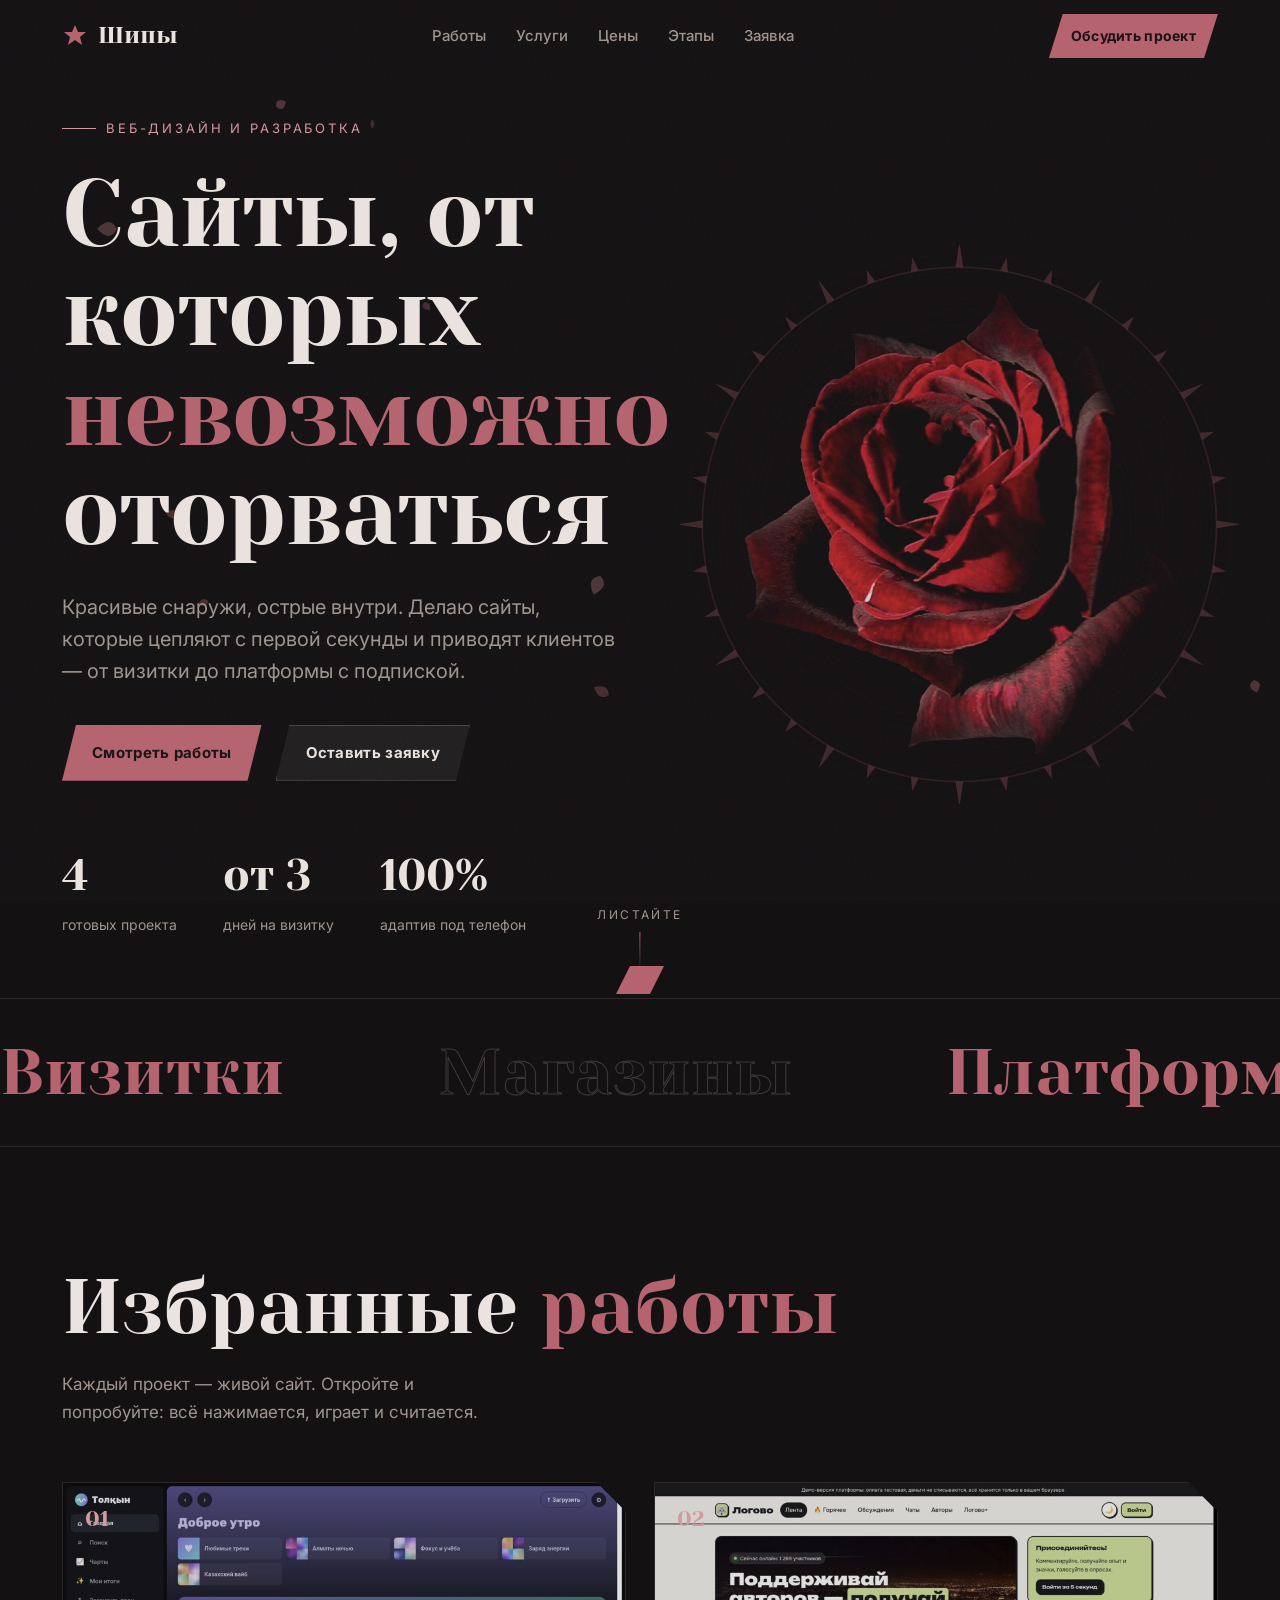
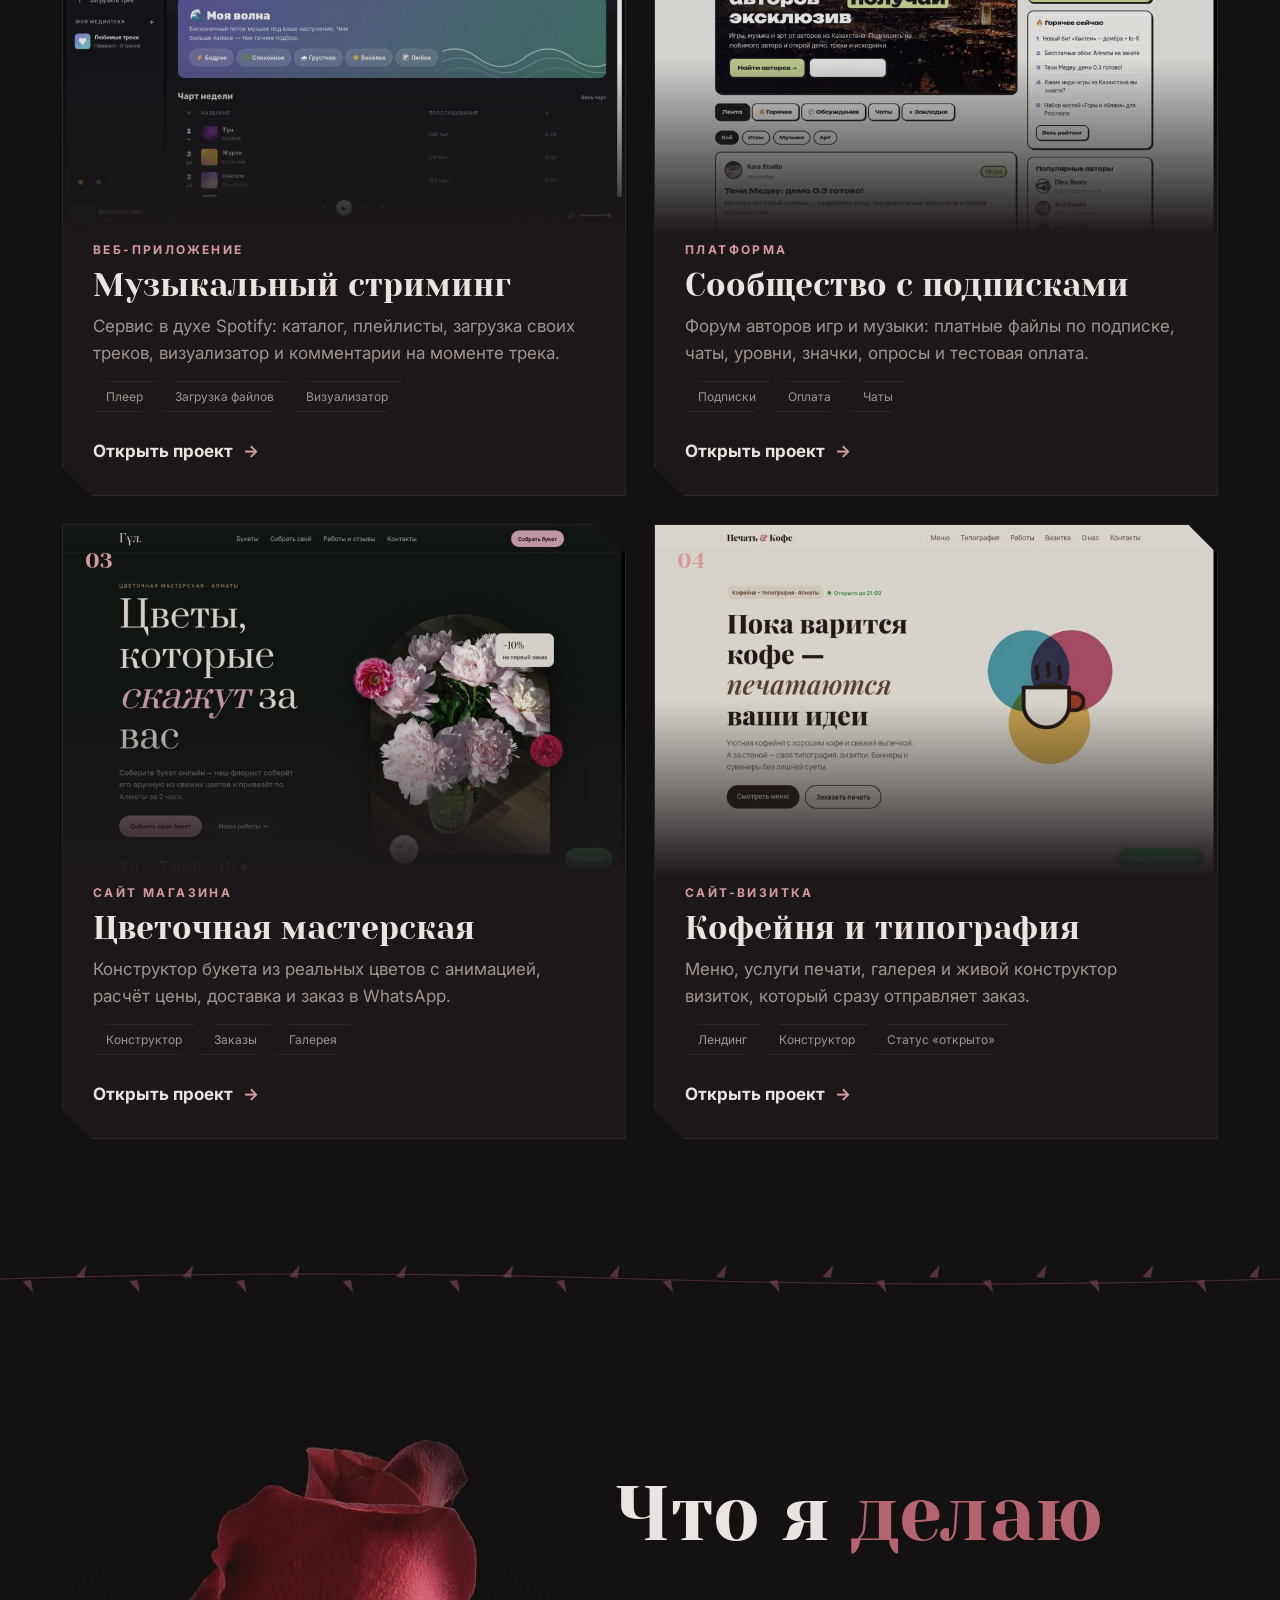
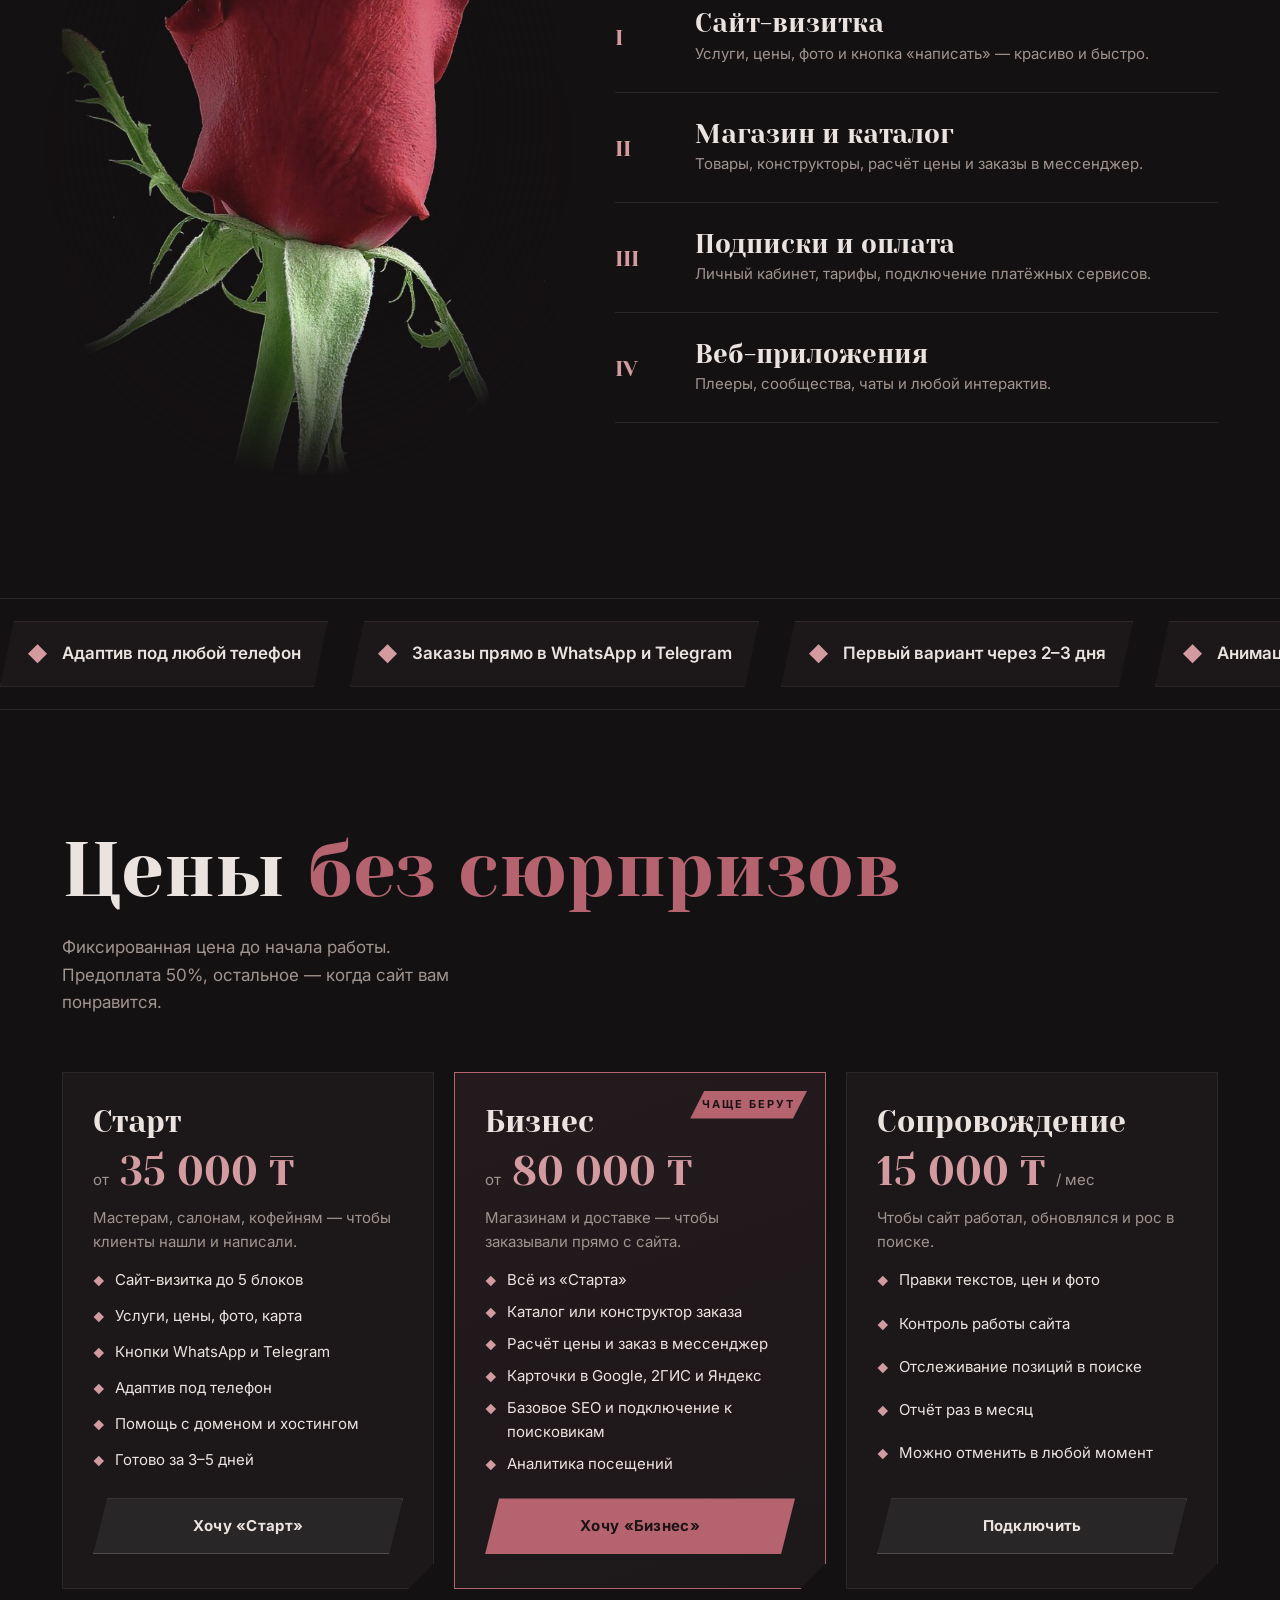
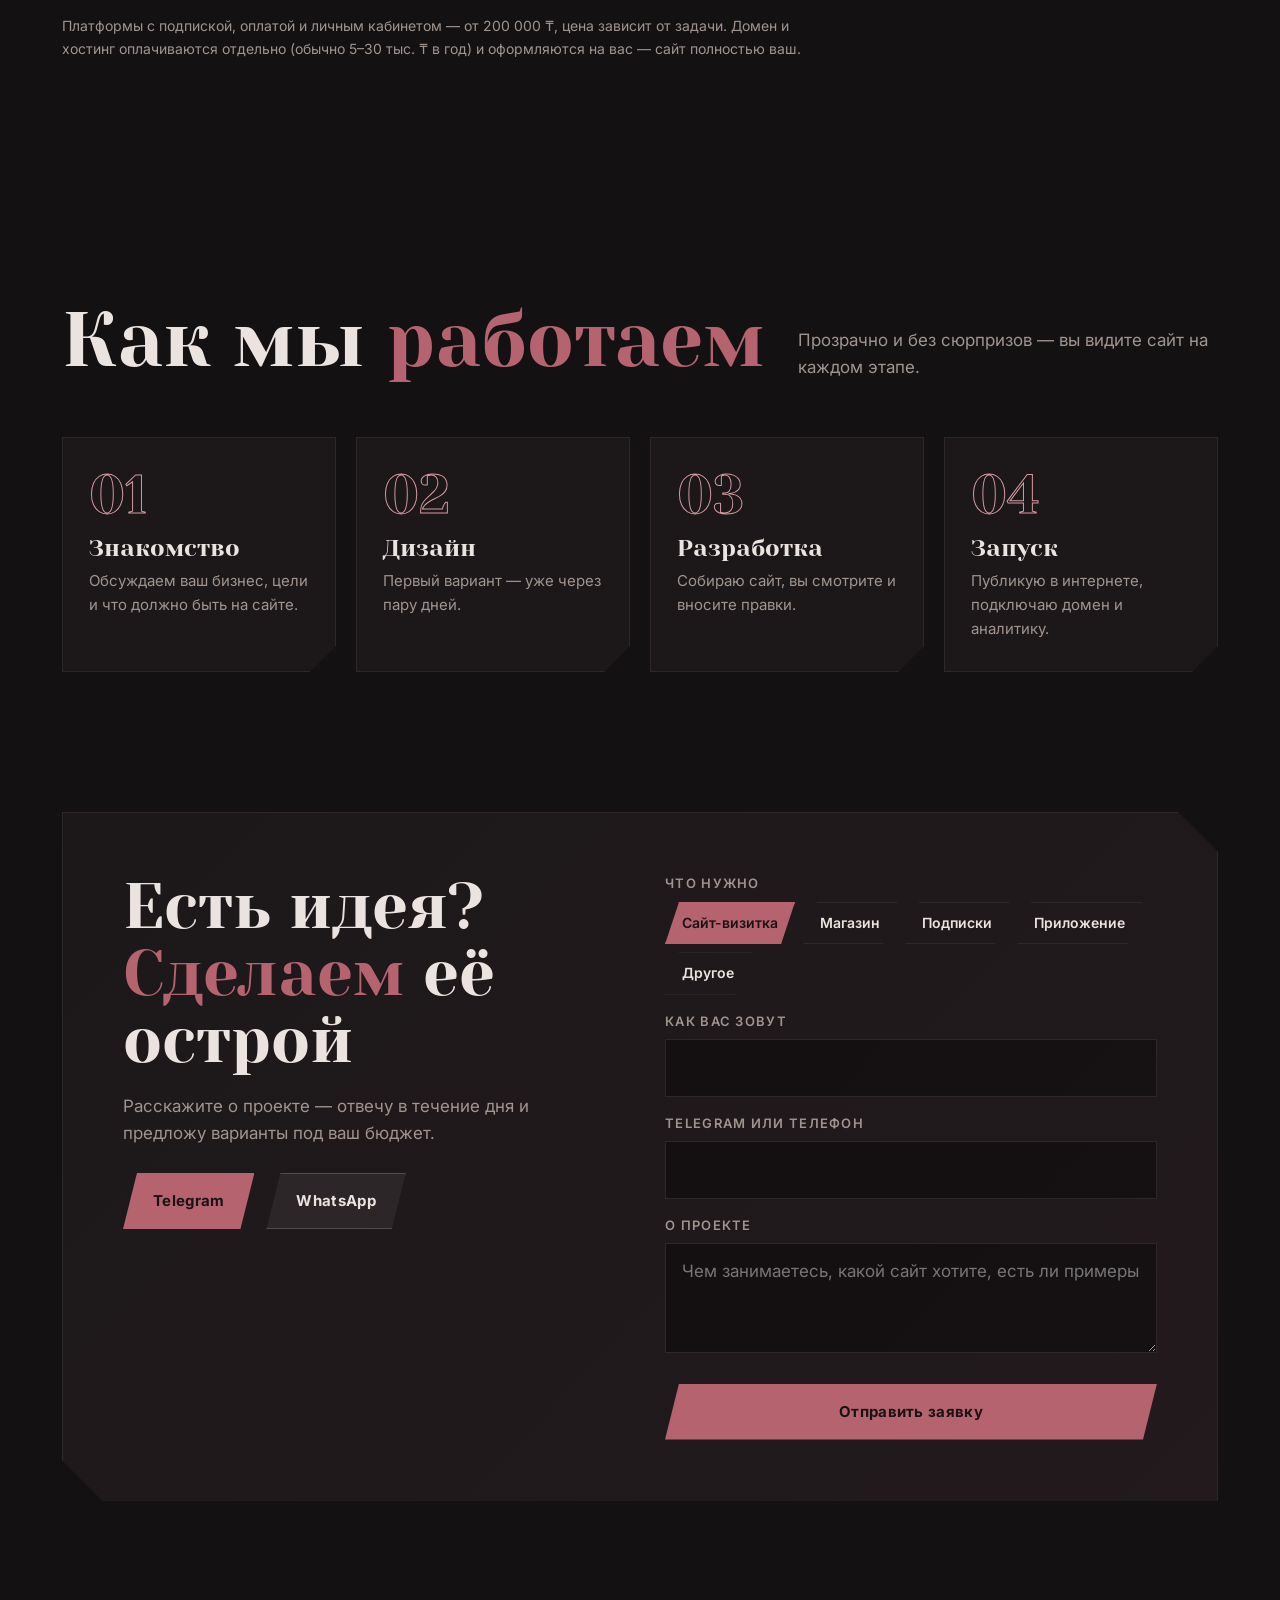
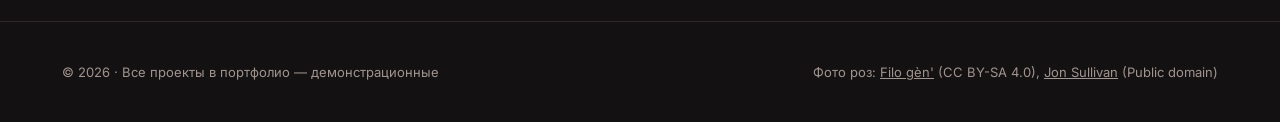
<file: index.html>
<!doctype html>
<html lang="ru">
<head>
<meta charset="utf-8">
<meta name="viewport" content="width=device-width, initial-scale=1">
<title>Создание сайтов под ключ в Казахстане — визитки, магазины, веб-приложения | Шипы</title>
<meta name="description" content="Создание сайтов под ключ: сайт-визитка от 3 дней, интернет-магазин с заказами в WhatsApp, платформы с подпиской. Адаптив под телефон. Пишите в WhatsApp или Telegram.">
<link rel="canonical" href="https://ixkno12-lgtm.github.io/">
<meta name="robots" content="index, follow">
<meta name="theme-color" content="#141113">
<meta property="og:type" content="website">
<meta property="og:locale" content="ru_RU">
<meta property="og:site_name" content="Шипы — сайты с характером">
<meta property="og:url" content="https://ixkno12-lgtm.github.io/">
<meta property="og:title" content="Создание сайтов под ключ — визитки, магазины, веб-приложения">
<meta property="og:description" content="Сайт-визитка от 3 дней, магазин с заказами в WhatsApp, платформы с подпиской. Посмотрите живые демо.">
<meta property="og:image" content="https://ixkno12-lgtm.github.io/img/rose.jpg">
<meta name="twitter:card" content="summary_large_image">
<script type="application/ld+json">
{
  "@context": "https://schema.org",
  "@type": "ProfessionalService",
  "name": "Шипы — создание сайтов",
  "url": "https://ixkno12-lgtm.github.io/",
  "image": "https://ixkno12-lgtm.github.io/img/rose.jpg",
  "description": "Создание сайтов под ключ: визитки, интернет-магазины, платформы с подпиской и веб-приложения.",
  "telephone": "+77073222563",
  "areaServed": "KZ",
  "sameAs": ["https://t.me/deadmorry", "https://wa.me/77073222563"],
  "hasOfferCatalog": {
    "@type": "OfferCatalog",
    "name": "Услуги",
    "itemListElement": [
      {"@type": "Offer", "itemOffered": {"@type": "Service", "name": "Сайт-визитка"}},
      {"@type": "Offer", "itemOffered": {"@type": "Service", "name": "Интернет-магазин и каталог"}},
      {"@type": "Offer", "itemOffered": {"@type": "Service", "name": "Подписки и онлайн-оплата"}},
      {"@type": "Offer", "itemOffered": {"@type": "Service", "name": "Веб-приложения"}}
    ]
  }
}
</script>
<link rel="preconnect" href="https://fonts.googleapis.com">
<link rel="preconnect" href="https://fonts.gstatic.com" crossorigin>
<link href="https://fonts.googleapis.com/css2?family=Yeseva+One&family=Inter:wght@400;500;600;700&display=swap" rel="stylesheet">
<style>
  :root {
    --bg: #141113;
    --bg-2: #1a1618;
    --card: #1c181a;
    --text: #ebe3df;
    --muted: #a0948f;
    --line: #2e2729;
    --red: #b5646f;
    --red-2: #d39aa0;
    --wine: #5e3a40;
    --spike: polygon(14px 0, 100% 0, calc(100% - 14px) 100%, 0 100%);
  }
  * { box-sizing: border-box; margin: 0; padding: 0; }
  html { scroll-behavior: smooth; }
  body { font-family: "Inter", system-ui, sans-serif; background: var(--bg); color: var(--text); line-height: 1.6; font-size: 17px; overflow-x: hidden; }
  h1, h2, h3, .logo { font-family: "Yeseva One", Georgia, serif; font-weight: 400; line-height: 1.05; }
  a { color: inherit; }
  img { display: block; max-width: 100%; }
  ::selection { background: var(--red); color: #1a1214; }
  .wrap { max-width: 1200px; margin: 0 auto; padding: 0 22px; position: relative; z-index: 2; }

  /* Подсветка за курсором и лепестки */
  #petals { position: fixed; inset: 0; z-index: 1; pointer-events: none; }
  .spot { position: fixed; width: 520px; height: 520px; border-radius: 50%; pointer-events: none; z-index: 0;
    background: radial-gradient(circle, rgba(181,100,111,.08), transparent 65%); transform: translate(-50%, -50%); transition: opacity .4s; left: -999px; top: -999px; }
  .grain { position: fixed; inset: 0; z-index: 3; pointer-events: none; opacity: .035;
    background-image: url("data:image/svg+xml,%3Csvg xmlns='http://www.w3.org/2000/svg' width='160' height='160'%3E%3Cfilter id='n'%3E%3CfeTurbulence type='fractalNoise' baseFrequency='.9' numOctaves='2'/%3E%3C/filter%3E%3Crect width='100%25' height='100%25' filter='url(%23n)'/%3E%3C/svg%3E"); }

  /* Шапка */
  header { position: fixed; top: 0; left: 0; right: 0; z-index: 20; transition: background .3s, border-color .3s; border-bottom: 1px solid transparent; }
  header.solid { background: rgba(7,5,6,.82); backdrop-filter: blur(12px); border-color: var(--line); }
  .nav { display: flex; align-items: center; justify-content: space-between; height: 72px; gap: 20px; }
  .logo { font-size: 24px; text-decoration: none; display: flex; align-items: center; gap: 10px; }
  .logo svg { width: 26px; height: 26px; }
  .nav ul { display: flex; gap: 30px; list-style: none; }
  .nav ul a { text-decoration: none; color: var(--muted); font-weight: 500; font-size: 15px; position: relative; }
  .nav ul a::after { content: ""; position: absolute; left: 0; right: 0; bottom: -6px; height: 1px; background: var(--red); transform: scaleX(0); transition: transform .3s; transform-origin: left; }
  .nav ul a:hover { color: var(--text); }
  .nav ul a:hover::after { transform: scaleX(1); }

  /* Кнопки с острыми краями */
  .btn { display: inline-flex; align-items: center; gap: 10px; padding: 16px 30px; font: inherit; font-weight: 700; font-size: 15px; letter-spacing: .02em; text-decoration: none; border: 0; cursor: pointer; clip-path: var(--spike); transition: transform .2s, background .2s, color .2s; position: relative; }
  .btn.red { background: var(--red); color: #1a1214; }
  .btn.red:hover { background: var(--red-2); }
  .btn.ghost { background: rgba(255,255,255,.06); color: var(--text); box-shadow: inset 0 0 0 1px rgba(255,255,255,.18); }
  .btn.ghost:hover { background: rgba(255,255,255,.12); }
  .btn.sm { padding: 11px 22px; font-size: 14px; }

  /* Главный экран */
  .hero { min-height: 100vh; display: flex; align-items: center; padding: 110px 0 60px; position: relative; overflow: hidden; }
  .hero .wrap { display: grid; grid-template-columns: 1.15fr 1fr; gap: 30px; align-items: center; }
  .label { display: inline-flex; align-items: center; gap: 10px; font-size: 13px; letter-spacing: .22em; text-transform: uppercase; color: var(--red-2); margin-bottom: 26px; }
  .label::before { content: ""; width: 34px; height: 1px; background: var(--red-2); }
  .hero h1 { font-size: clamp(46px, 7.4vw, 108px); margin-bottom: 28px; letter-spacing: -.01em; }
  .hero h1 em { font-style: normal; color: var(--red);  }
  .hero h1 .w { display: inline-block; opacity: 0; transform: translateY(40px) rotate(3deg); animation: rise .9s cubic-bezier(.2,.7,.2,1) forwards; }
  @keyframes rise { to { opacity: 1; transform: none; } }
  .hero p { font-size: 20px; color: var(--muted); max-width: 560px; margin-bottom: 38px; opacity: 0; animation: rise .9s .9s forwards; }
  .hero .btns { display: flex; gap: 14px; flex-wrap: wrap; opacity: 0; animation: rise .9s 1.1s forwards; }
  .counters { display: flex; gap: 46px; margin-top: 60px; flex-wrap: wrap; opacity: 0; animation: rise .9s 1.3s forwards; }
  .counters b { display: block; font-family: "Yeseva One", serif; font-size: 44px; font-weight: 400; color: var(--text); }
  .counters span { color: var(--muted); font-size: 14px; }
  .rose-wrap { position: relative; aspect-ratio: 1; max-width: 560px; justify-self: center; width: 100%; }
  .rose-wrap::before { content: ""; position: absolute; inset: 10%; border-radius: 50%; background: radial-gradient(circle, rgba(181,100,111,.28), transparent 70%); filter: blur(50px); animation: pulse 8s ease-in-out infinite; }
  @keyframes pulse { 50% { opacity: .7; transform: scale(1.04); } }
  .rose { position: absolute; inset: 0; width: 100%; height: 100%; object-fit: cover; -webkit-mask-image: radial-gradient(circle, #000 45%, transparent 70%); mask-image: radial-gradient(circle, #000 45%, transparent 70%);
    animation: spin 160s linear infinite; transition: transform .6s ease-out; }
  @keyframes spin { to { rotate: 360deg; } }
  .thorns { position: absolute; inset: -4%; animation: spin 140s linear infinite reverse; opacity: .5; }
  .scroll-hint { position: absolute; left: 50%; bottom: 26px; transform: translateX(-50%); z-index: 2; color: var(--muted); font-size: 12px; letter-spacing: .2em; text-transform: uppercase; display: grid; justify-items: center; gap: 8px; }
  .scroll-hint i { width: 1px; height: 40px; background: linear-gradient(var(--red), transparent); animation: drip 2s ease-in-out infinite; }
  @keyframes drip { 0% { transform: scaleY(0); transform-origin: top; } 50% { transform: scaleY(1); transform-origin: top; } 51% { transform-origin: bottom; } 100% { transform: scaleY(0); transform-origin: bottom; } }

  /* Бегущие строки */
  .marquee { overflow: hidden; border-top: 1px solid var(--line); border-bottom: 1px solid var(--line); padding: 22px 0; position: relative; z-index: 2; background: var(--bg); }
  .marquee .track { display: flex; gap: 50px; width: max-content; animation: run 60s linear infinite; }
  .marquee:hover .track { animation-play-state: paused; }
  .marquee.big .track span { font-family: "Yeseva One", serif; font-size: clamp(34px, 5vw, 64px); color: transparent; -webkit-text-stroke: 1px rgba(235,227,223,.2); white-space: nowrap; }
  .marquee.big .track span:nth-child(4n+1) { color: var(--red); -webkit-text-stroke: 0; }
  .marquee .track .dot { color: var(--red); -webkit-text-stroke: 0 !important; }
  @keyframes run { to { transform: translateX(-50%); } }
  .reviews .track { gap: 22px; animation-duration: 60s; }
  .review { width: 380px; flex: none; background: var(--card); border: 1px solid var(--line); padding: 24px; clip-path: polygon(0 0, calc(100% - 22px) 0, 100% 22px, 100% 100%, 22px 100%, 0 calc(100% - 22px)); }
  .review p { font-size: 15px; margin-bottom: 14px; }
  .review b { display: block; font-size: 14px; }
  .review span { font-size: 13px; color: var(--muted); }
  .review .stars { color: var(--red-2); letter-spacing: 3px; margin-bottom: 8px; }
  .perk { flex: none; display: flex; align-items: center; gap: 14px; padding: 16px 26px; background: var(--card); border: 1px solid var(--line); clip-path: var(--spike); white-space: nowrap; font-weight: 600; }
  .perk i { font-style: normal; color: var(--red-2); font-size: 20px; }

  /* Секции */
  section { padding: 120px 0; position: relative; }
  .head { display: flex; justify-content: space-between; align-items: end; gap: 24px; margin-bottom: 56px; flex-wrap: wrap; }
  .head h2 { font-size: clamp(40px, 6vw, 78px); }
  .head h2 em { font-style: normal; color: var(--red); }
  .head p { color: var(--muted); max-width: 420px; }
  .vine { display: block; width: 100%; height: 40px; position: relative; z-index: 2; }

  /* Проекты */
  .projects { display: grid; grid-template-columns: 1fr 1fr; gap: 28px; }
  .project { position: relative; text-decoration: none; background: var(--card); border: 1px solid var(--line); overflow: hidden; display: flex; flex-direction: column; transform-style: preserve-3d; transition: border-color .3s, box-shadow .4s; clip-path: polygon(0 0, calc(100% - 30px) 0, 100% 30px, 100% 100%, 30px 100%, 0 calc(100% - 30px)); }
  .project:hover { border-color: var(--wine); box-shadow: 0 20px 50px rgba(0,0,0,.35); }
  .project .shot { aspect-ratio: 16 / 10; overflow: hidden; position: relative; }
  .project .shot img { width: 100%; height: 100%; object-fit: cover; object-position: top; transition: transform 1s cubic-bezier(.2,.7,.2,1), filter .6s; filter: grayscale(.25) brightness(.88); }
  .project:hover .shot img { transform: scale(1.06); filter: none; }
  .project .shot::after { content: ""; position: absolute; inset: 0; background: linear-gradient(180deg, transparent 50%, var(--card)); }
  .project .num { position: absolute; top: 18px; left: 22px; font-family: "Yeseva One", serif; font-size: 22px; color: var(--red-2); z-index: 2; }
  .project .body { padding: 6px 30px 30px; display: flex; flex-direction: column; gap: 10px; flex: 1; }
  .project .kind { font-size: 12px; letter-spacing: .2em; text-transform: uppercase; color: var(--red-2); font-weight: 700; }
  .project h3 { font-size: 32px; }
  .project p { color: var(--muted); }
  .chips { display: flex; flex-wrap: wrap; gap: 6px; margin-top: 4px; }
  .chips span { font-size: 12px; padding: 5px 12px; border: 1px solid var(--line); color: var(--muted); clip-path: var(--spike); }
  .project .open { margin-top: auto; padding-top: 16px; font-weight: 700; display: flex; align-items: center; gap: 10px; }
  .project .open::after { content: "→"; transition: transform .3s; color: var(--red-2); }
  .project:hover .open::after { transform: translateX(8px); }

  /* Услуги */
  .split { display: grid; grid-template-columns: .9fr 1.1fr; gap: 60px; align-items: center; }
  .bud { position: relative; }
  .bud img { width: 100%; 
    -webkit-mask-image: radial-gradient(ellipse 60% 55% at 50% 45%, #000 55%, transparent 100%); mask-image: radial-gradient(ellipse 60% 55% at 50% 45%, #000 55%, transparent 100%); }
  .bud::after { content: ""; position: absolute; inset: 20% 10%; background: radial-gradient(circle, rgba(181,100,111,.15), transparent 70%); filter: blur(60px); z-index: -1; }
  .services { display: grid; gap: 2px; }
  .service { display: grid; grid-template-columns: 60px 1fr auto; gap: 20px; align-items: center; padding: 26px 0; border-bottom: 1px solid var(--line); transition: padding .3s, background .3s; }
  .service:hover { padding-left: 16px; background: linear-gradient(90deg, rgba(181,100,111,.06), transparent); }
  .service .n { font-family: "Yeseva One", serif; color: var(--red-2); font-size: 22px; }
  .service h3 { font-size: 26px; margin-bottom: 4px; }
  .service p { color: var(--muted); font-size: 15px; }
  .service .arrow { color: var(--red-2); font-size: 22px; opacity: 0; transition: opacity .3s, transform .3s; transform: translateX(-10px); }
  .service:hover .arrow { opacity: 1; transform: none; }

  /* Этапы */
  .steps { display: grid; grid-template-columns: repeat(4, 1fr); gap: 20px; }
  .step { padding: 30px 26px; background: var(--card); border: 1px solid var(--line); position: relative; clip-path: polygon(0 0, 100% 0, 100% calc(100% - 26px), calc(100% - 26px) 100%, 0 100%); }
  .step b { font-family: "Yeseva One", serif; font-weight: 400; font-size: 54px; color: transparent; -webkit-text-stroke: 1px var(--red-2); display: block; line-height: 1; margin-bottom: 14px; }
  .step h3 { font-size: 24px; margin-bottom: 8px; }
  .step p { color: var(--muted); font-size: 15px; }

  /* Заявка */
  .order { display: grid; grid-template-columns: 1fr 1fr; gap: 50px; align-items: start; background: linear-gradient(135deg, var(--card), #221a1c); border: 1px solid var(--line); padding: 60px; clip-path: polygon(0 0, calc(100% - 40px) 0, 100% 40px, 100% 100%, 40px 100%, 0 calc(100% - 40px)); }
  .order h2 { font-size: clamp(38px, 5vw, 64px); margin-bottom: 18px; }
  .order h2 em { font-style: normal; color: var(--red); }
  .order p { color: var(--muted); margin-bottom: 26px; }
  .contacts { display: flex; gap: 12px; flex-wrap: wrap; }
  form label { display: block; font-size: 13px; letter-spacing: .1em; text-transform: uppercase; color: var(--muted); margin: 16px 0 8px; font-weight: 600; }
  form label:first-child { margin-top: 0; }
  input, select, textarea { width: 100%; font: inherit; color: var(--text); background: rgba(0,0,0,.35); border: 1px solid var(--line); padding: 14px 16px; transition: border-color .2s; }
  input:focus, select:focus, textarea:focus { outline: none; border-color: var(--red); }
  textarea { resize: vertical; min-height: 110px; }
  select option { background: var(--card); }
  .types { display: flex; flex-wrap: wrap; gap: 8px; }
  .types label { margin: 0; text-transform: none; letter-spacing: 0; font-size: 14px; color: var(--text); cursor: pointer; }
  .types input { display: none; }
  .types span { display: inline-block; padding: 9px 16px; border: 1px solid var(--line); clip-path: var(--spike); transition: background .2s, border-color .2s; }
  .types input:checked + span { background: var(--red); border-color: var(--red); color: #1a1214; }
  form .btn { margin-top: 22px; width: 100%; justify-content: center; }
  .sent { text-align: center; padding: 40px 0; }
  .sent .big { font-size: 60px; }

  footer { border-top: 1px solid var(--line); padding: 40px 0; color: var(--muted); font-size: 13px; position: relative; z-index: 2; }
  footer .wrap { display: flex; justify-content: space-between; gap: 20px; flex-wrap: wrap; }

  .reveal { opacity: 0; transform: translateY(40px); transition: opacity 1s cubic-bezier(.2,.7,.2,1), transform 1s cubic-bezier(.2,.7,.2,1); }
  .reveal.in { opacity: 1; transform: none; }
  .toast { position: fixed; left: 50%; bottom: 26px; transform: translateX(-50%) translateY(120px); background: var(--red); color: #1a1214; padding: 14px 24px; font-weight: 600; z-index: 50; transition: transform .35s; clip-path: var(--spike); }
  .toast.show { transform: translateX(-50%); }

  /* Цены */
  .prices { display: grid; grid-template-columns: repeat(3, 1fr); gap: 20px; align-items: stretch; }
  .price { display: flex; flex-direction: column; gap: 14px; padding: 34px 30px; background: var(--card); border: 1px solid var(--line); position: relative; clip-path: polygon(0 0, 100% 0, 100% calc(100% - 26px), calc(100% - 26px) 100%, 0 100%); }
  .price.hot { border-color: var(--red); background: linear-gradient(160deg, #241a1d, var(--card)); }
  .price .tag { position: absolute; top: 18px; right: 18px; font-size: 11px; letter-spacing: .18em; text-transform: uppercase; font-weight: 700; color: #1a1214; background: var(--red); padding: 5px 12px; clip-path: var(--spike); }
  .price h3 { font-size: 30px; }
  .price .cost { font-family: "Yeseva One", serif; font-size: 40px; line-height: 1; color: var(--red-2); }
  .price .cost small { font-family: "Inter", sans-serif; font-size: 15px; color: var(--muted); }
  .price .for { color: var(--muted); font-size: 15px; }
  .price ul { list-style: none; display: grid; gap: 8px; font-size: 15px; flex: 1; }
  .price li { padding-left: 22px; position: relative; }
  .price li::before { content: "◆"; position: absolute; left: 0; color: var(--red-2); font-size: 11px; top: 5px; }
  .price .btn { justify-content: center; margin-top: 8px; }
  .price-note { margin-top: 26px; color: var(--muted); font-size: 14px; max-width: 760px; }
  @media (prefers-reduced-motion: reduce) {
    *, *::before, *::after { animation: none !important; transition: none !important; }
    .hero h1 .w, .hero p, .hero .btns, .counters, .reveal { opacity: 1; transform: none; }
  }
  @media (max-width: 960px) {
    .prices { grid-template-columns: 1fr; }
    .hero .wrap, .split, .order { grid-template-columns: 1fr; }
    .rose-wrap { max-width: 380px; order: -1; margin-top: 10px; }
    .projects { grid-template-columns: 1fr; }
    .steps { grid-template-columns: 1fr 1fr; }
    .nav ul { display: none; }
    .bud { display: none; }
    .order { padding: 36px 24px; }
  }
  @media (max-width: 560px) {
    .steps { grid-template-columns: 1fr; }
    section { padding: 80px 0; }
    .counters { gap: 26px; }
    .review { width: 300px; }
    .spot { display: none; }
  }
</style>
<!-- Аналитика подключается в скрипте ниже, когда указан код GoatCounter -->
</head>
<body>

<canvas id="petals" aria-hidden="true"></canvas>
<div class="spot" id="spot" aria-hidden="true"></div>
<div class="grain" aria-hidden="true"></div>

<header id="header">
  <div class="wrap nav">
    <a href="#" class="logo"><svg viewBox="0 0 26 26" aria-hidden="true"><path d="M13 2 L16 9 L24 9 L18 14 L20 22 L13 17 L6 22 L8 14 L2 9 L10 9 Z" fill="var(--red)"/></svg>Шипы</a>
    <ul><li><a href="#work">Работы</a></li><li><a href="#services">Услуги</a></li><li><a href="#prices">Цены</a></li><li><a href="#process">Этапы</a></li><li><a href="#order">Заявка</a></li></ul>
    <a href="#order" class="btn red sm" data-track="header-cta">Обсудить проект</a>
  </div>
</header>

<section class="hero">
  <div class="wrap">
    <div>
      <span class="label">Веб-дизайн и разработка</span>
      <h1 id="hero-title">Сайты, от которых <em>невозможно</em> оторваться</h1>
      <p>Красивые снаружи, острые внутри. Делаю сайты, которые цепляют с первой секунды и приводят клиентов — от визитки до платформы с подпиской.</p>
      <div class="btns">
        <a href="#work" class="btn red" data-track="hero-work">Смотреть работы</a>
        <a href="#order" class="btn ghost" data-track="hero-order">Оставить заявку</a>
      </div>
      <div class="counters">
        <div><b data-count="4">0</b><span>готовых проекта</span></div>
        <div><b data-count="3" data-prefix="от ">0</b><span>дней на визитку</span></div>
        <div><b data-count="100" data-suffix="%">0</b><span>адаптив под телефон</span></div>
      </div>
    </div>
    <div class="rose-wrap" id="rose-wrap">
      <svg class="thorns" viewBox="0 0 200 200" aria-hidden="true">
        <circle cx="100" cy="100" r="92" fill="none" stroke="rgba(181,100,111,.3)" stroke-width=".6"/>
        <g fill="rgba(181,100,111,.55)" id="thorn-ring"></g>
      </svg>
      <img class="rose" id="rose" src="img/rose.jpg" alt="Красная роза">
    </div>
  </div>
  <div class="scroll-hint" aria-hidden="true">листайте<i></i></div>
</section>

<div class="marquee big" aria-hidden="true"><div class="track" id="marquee-big"></div></div>

<section id="work">
  <div class="wrap">
    <div class="head reveal"><h2>Избранные <em>работы</em></h2><p>Каждый проект — живой сайт. Откройте и попробуйте: всё нажимается, играет и считается.</p></div>
    <div class="projects">
      <a class="project reveal" href="tolqyn/" target="_blank" data-track="project-music">
        <span class="num">01</span><div class="shot"><img src="img/tolqyn.jpg" alt="Музыкальный сервис" loading="lazy"></div>
        <div class="body"><span class="kind">Веб-приложение</span><h3>Музыкальный стриминг</h3>
          <p>Сервис в духе Spotify: каталог, плейлисты, загрузка своих треков, визуализатор и комментарии на моменте трека.</p>
          <div class="chips"><span>Плеер</span><span>Загрузка файлов</span><span>Визуализатор</span></div>
          <span class="open">Открыть проект</span></div></a>
      <a class="project reveal" href="logovo/" target="_blank" data-track="project-community">
        <span class="num">02</span><div class="shot"><img src="img/logovo.jpg" alt="Сообщество авторов" loading="lazy"></div>
        <div class="body"><span class="kind">Платформа</span><h3>Сообщество с подписками</h3>
          <p>Форум авторов игр и музыки: платные файлы по подписке, чаты, уровни, значки, опросы и тестовая оплата.</p>
          <div class="chips"><span>Подписки</span><span>Оплата</span><span>Чаты</span></div>
          <span class="open">Открыть проект</span></div></a>
      <a class="project reveal" href="gul-studio/" target="_blank" data-track="project-flowers">
        <span class="num">03</span><div class="shot"><img src="img/gul-studio.jpg" alt="Цветочный магазин" loading="lazy"></div>
        <div class="body"><span class="kind">Сайт магазина</span><h3>Цветочная мастерская</h3>
          <p>Конструктор букета из реальных цветов с анимацией, расчёт цены, доставка и заказ в WhatsApp.</p>
          <div class="chips"><span>Конструктор</span><span>Заказы</span><span>Галерея</span></div>
          <span class="open">Открыть проект</span></div></a>
      <a class="project reveal" href="pechat-kofe/" target="_blank" data-track="project-coffee">
        <span class="num">04</span><div class="shot"><img src="img/pechat-kofe.jpg" alt="Кофейня и типография" loading="lazy"></div>
        <div class="body"><span class="kind">Сайт-визитка</span><h3>Кофейня и типография</h3>
          <p>Меню, услуги печати, галерея и живой конструктор визиток, который сразу отправляет заказ.</p>
          <div class="chips"><span>Лендинг</span><span>Конструктор</span><span>Статус «открыто»</span></div>
          <span class="open">Открыть проект</span></div></a>
    </div>
  </div>
</section>

<svg class="vine" viewBox="0 0 1200 40" preserveAspectRatio="none" aria-hidden="true" id="vine"></svg>

<section id="services">
  <div class="wrap split">
    <div class="bud reveal"><img src="img/rose-bud.jpg" alt="Бутон розы" loading="lazy"></div>
    <div>
      <div class="head reveal" style="margin-bottom:30px"><h2>Что я <em>делаю</em></h2></div>
      <div class="services">
        <div class="service reveal"><span class="n">I</span><div><h3>Сайт-визитка</h3><p>Услуги, цены, фото и кнопка «написать» — красиво и быстро.</p></div><span class="arrow">→</span></div>
        <div class="service reveal"><span class="n">II</span><div><h3>Магазин и каталог</h3><p>Товары, конструкторы, расчёт цены и заказы в мессенджер.</p></div><span class="arrow">→</span></div>
        <div class="service reveal"><span class="n">III</span><div><h3>Подписки и оплата</h3><p>Личный кабинет, тарифы, подключение платёжных сервисов.</p></div><span class="arrow">→</span></div>
        <div class="service reveal"><span class="n">IV</span><div><h3>Веб-приложения</h3><p>Плееры, сообщества, чаты и любой интерактив.</p></div><span class="arrow">→</span></div>
      </div>
    </div>
  </div>
</section>

<div class="marquee reviews" id="reviews-wrap"><div class="track" id="reviews"></div></div>

<section id="prices">
  <div class="wrap">
    <div class="head reveal"><h2>Цены <em>без сюрпризов</em></h2><p>Фиксированная цена до начала работы. Предоплата 50%, остальное — когда сайт вам понравится.</p></div>
    <div class="prices">
      <div class="price reveal">
        <h3>Старт</h3>
        <div class="cost"><small>от</small> 35 000 ₸</div>
        <p class="for">Мастерам, салонам, кофейням — чтобы клиенты нашли и написали.</p>
        <ul>
          <li>Сайт-визитка до 5 блоков</li>
          <li>Услуги, цены, фото, карта</li>
          <li>Кнопки WhatsApp и Telegram</li>
          <li>Адаптив под телефон</li>
          <li>Помощь с доменом и хостингом</li>
          <li>Готово за 3–5 дней</li>
        </ul>
        <a class="btn ghost" href="#order" data-plan="Старт" data-track="price-start">Хочу «Старт»</a>
      </div>
      <div class="price hot reveal">
        <span class="tag">Чаще берут</span>
        <h3>Бизнес</h3>
        <div class="cost"><small>от</small> 80 000 ₸</div>
        <p class="for">Магазинам и доставке — чтобы заказывали прямо с сайта.</p>
        <ul>
          <li>Всё из «Старта»</li>
          <li>Каталог или конструктор заказа</li>
          <li>Расчёт цены и заказ в мессенджер</li>
          <li>Карточки в Google, 2ГИС и Яндекс</li>
          <li>Базовое SEO и подключение к поисковикам</li>
          <li>Аналитика посещений</li>
        </ul>
        <a class="btn red" href="#order" data-plan="Бизнес" data-track="price-business">Хочу «Бизнес»</a>
      </div>
      <div class="price reveal">
        <h3>Сопровождение</h3>
        <div class="cost">15 000 ₸ <small>/ мес</small></div>
        <p class="for">Чтобы сайт работал, обновлялся и рос в поиске.</p>
        <ul>
          <li>Правки текстов, цен и фото</li>
          <li>Контроль работы сайта</li>
          <li>Отслеживание позиций в поиске</li>
          <li>Отчёт раз в месяц</li>
          <li>Можно отменить в любой момент</li>
        </ul>
        <a class="btn ghost" href="#order" data-plan="Сопровождение" data-track="price-support">Подключить</a>
      </div>
    </div>
    <p class="price-note reveal">Платформы с подпиской, оплатой и личным кабинетом — от 200 000 ₸, цена зависит от задачи. Домен и хостинг оплачиваются отдельно (обычно 5–30 тыс. ₸ в год) и оформляются на вас — сайт полностью ваш.</p>
  </div>
</section>

<section id="process">
  <div class="wrap">
    <div class="head reveal"><h2>Как мы <em>работаем</em></h2><p>Прозрачно и без сюрпризов — вы видите сайт на каждом этапе.</p></div>
    <div class="steps">
      <div class="step reveal"><b>01</b><h3>Знакомство</h3><p>Обсуждаем ваш бизнес, цели и что должно быть на сайте.</p></div>
      <div class="step reveal"><b>02</b><h3>Дизайн</h3><p>Первый вариант — уже через пару дней.</p></div>
      <div class="step reveal"><b>03</b><h3>Разработка</h3><p>Собираю сайт, вы смотрите и вносите правки.</p></div>
      <div class="step reveal"><b>04</b><h3>Запуск</h3><p>Публикую в интернете, подключаю домен и аналитику.</p></div>
    </div>
  </div>
</section>

<section id="order" style="padding-top:20px">
  <div class="wrap">
    <div class="order reveal">
      <div>
        <h2>Есть идея? <em>Сделаем</em> её острой</h2>
        <p>Расскажите о проекте — отвечу в течение дня и предложу варианты под ваш бюджет.</p>
        <div class="contacts" id="contacts"></div>
      </div>
      <div id="form-slot"></div>
    </div>
  </div>
</section>

<footer>
  <div class="wrap">
    <span>© 2026 · Все проекты в портфолио — демонстрационные</span>
    <span>Фото роз: <a href="https://commons.wikimedia.org/wiki/File:Rose_Papa_Meilland_on_black_background.jpg" target="_blank" rel="noopener">Filo gèn'</a> (CC BY-SA 4.0), <a href="https://commons.wikimedia.org/wiki/File:Rose_flower_black_background.jpg" target="_blank" rel="noopener">Jon Sullivan</a> (Public domain)</span>
  </div>
</footer>

<div class="toast" id="toast"></div>

<script>
  // =====================================================================
  // НАСТРОЙКИ — заполните, и всё заработает
  // =====================================================================
  const CONFIG = {
    telegram: "deadmorry",       // ник в Telegram без @
    whatsapp: "77073222563",       // номер только цифрами: 77001234567
    formspree: "",      // ID формы с formspree.io, например "xyzabcd"
    goatcounter: "",    // код аналитики с goatcounter.com, например "ixkno12"
  };

  // Настоящие отзывы клиентов. Добавляйте сюда только реальные!
  const REVIEWS = [
    // { text: "Сделали сайт за 4 дня, заказы пошли сразу", name: "Имя", who: "Кофейня «Название»" },
  ];

  const PERKS = [["◆", "Адаптив под любой телефон"], ["◆", "Заказы прямо в WhatsApp и Telegram"], ["◆", "Первый вариант через 2–3 дня"],
    ["◆", "Анимации, которые цепляют"], ["◆", "Аналитика: кто заходит и что смотрит"], ["◆", "Помогаю после запуска"], ["◆", "Тёмные и светлые темы"]];

  const $ = id => document.getElementById(id);
  const esc = s => String(s).replace(/&/g, "&amp;").replace(/</g, "&lt;").replace(/>/g, "&gt;").replace(/"/g, "&quot;");
  function toast(msg) { const t = $("toast"); t.textContent = msg; t.classList.add("show"); clearTimeout(toast.t); toast.t = setTimeout(() => t.classList.remove("show"), 3000); }

  // ---------- Аналитика (GoatCounter) ----------
  if (CONFIG.goatcounter) {
    const s = document.createElement("script");
    s.async = true; s.src = "https://gc.zgo.at/count.js";
    s.dataset.goatcounter = `https://${CONFIG.goatcounter}.goatcounter.com/count`;
    document.head.appendChild(s);
  }
  // Событие: клик, заявка и т.д. — видно в панели статистики
  function track(name) {
    if (window.goatcounter && window.goatcounter.count) window.goatcounter.count({ path: name, title: name, event: true });
  }
  document.addEventListener("click", e => { const el = e.target.closest("[data-track]"); if (el) track(el.dataset.track); });

  // ---------- Заголовок по словам ----------
  const h = $("hero-title");
  let i = 0;
  h.innerHTML = h.innerHTML.replace(/(<em>.*?<\/em>|[^\s<]+)/g, w => `<span class="w" style="animation-delay:${.15 + i++ * .09}s">${w}</span>`);

  // ---------- Счётчики ----------
  const countIO = new IntersectionObserver(es => es.forEach(e => {
    if (!e.isIntersecting) return;
    const el = e.target, target = +el.dataset.count, t0 = performance.now();
    const tick = now => {
      const k = Math.min(1, (now - t0) / 1600), v = Math.round(target * (1 - Math.pow(1 - k, 3)));
      el.textContent = (el.dataset.prefix || "") + v + (el.dataset.suffix || "");
      if (k < 1) requestAnimationFrame(tick);
    };
    setTimeout(() => requestAnimationFrame(tick), 1300);
    countIO.unobserve(el);
  }));
  document.querySelectorAll("[data-count]").forEach(el => countIO.observe(el));

  // ---------- Кольцо шипов вокруг розы ----------
  $("thorn-ring").innerHTML = Array.from({ length: 36 }, (_, k) => {
    const a = k / 36 * 360, len = k % 3 === 0 ? 9 : 5;
    return `<path d="M98.6 8 L100 ${8 - len} L101.4 8 Z" transform="rotate(${a} 100 100)"/>`;
  }).join("");

  // ---------- Стебель-разделитель с шипами ----------
  $("vine").innerHTML = `<path d="M0 20 Q300 10 600 20 T1200 20" stroke="rgba(181,100,111,.35)" stroke-width="1.2" fill="none"/>` +
    Array.from({ length: 24 }, (_, k) => { const x = 25 + k * 50, up = k % 2; return `<path d="M${x - 4} ${up ? 18 : 22} L${x + 6} ${up ? 6 : 34} L${x + 4} ${up ? 19 : 21} Z" fill="rgba(181,100,111,.4)"/>`; }).join("");

  // ---------- Бегущие строки ----------
  const words = ["Визитки", "Магазины", "Платформы", "Плееры", "Подписки", "Лендинги", "Сообщества", "Конструкторы"];
  const bigLine = words.map(w => `<span>${w}</span><span class="dot">✦</span>`).join("");
  $("marquee-big").innerHTML = bigLine + bigLine;
  // Если отзывов пока нет — показываем преимущества (выдуманные отзывы не публикуем)
  const reviewLine = REVIEWS.length
    ? REVIEWS.map(r => `<div class="review"><div class="stars">★★★★★</div><p>«${esc(r.text)}»</p><b>${esc(r.name)}</b><span>${esc(r.who)}</span></div>`).join("")
    : PERKS.map(([ic, t]) => `<div class="perk"><i>${ic}</i>${esc(t)}</div>`).join("");
  $("reviews").innerHTML = reviewLine + reviewLine;

  // ---------- Контакты и форма заявки ----------
  const contacts = [];
  if (CONFIG.telegram) contacts.push(`<a class="btn red" href="https://t.me/${encodeURIComponent(CONFIG.telegram)}" target="_blank" rel="noopener" data-track="contact-telegram">Telegram</a>`);
  if (CONFIG.whatsapp) contacts.push(`<a class="btn ghost" href="https://wa.me/${encodeURIComponent(CONFIG.whatsapp)}" target="_blank" rel="noopener" data-track="contact-whatsapp">WhatsApp</a>`);
  $("contacts").innerHTML = contacts.join("");

  // Кнопки тарифов ведут сразу в WhatsApp с готовым текстом
  if (CONFIG.whatsapp) document.querySelectorAll("[data-plan]").forEach(a => {
    a.href = `https://wa.me/${encodeURIComponent(CONFIG.whatsapp)}?text=${encodeURIComponent(`Здравствуйте! Интересует пакет «${a.dataset.plan}». Хочу обсудить сайт.`)}`;
    a.target = "_blank"; a.rel = "noopener";
  });

  const canSend = CONFIG.formspree || CONFIG.telegram || CONFIG.whatsapp;
  $("form-slot").innerHTML = canSend ? `<form id="order-form">
      <label>Что нужно</label>
      <div class="types">${["Сайт-визитка", "Магазин", "Подписки", "Приложение", "Другое"].map((t, k) => `<label><input type="radio" name="type" value="${t}"${k ? "" : " checked"}><span>${t}</span></label>`).join("")}</div>
      <label for="f-name">Как вас зовут</label><input id="f-name" name="name" maxlength="60" required>
      <label for="f-contact">Telegram или телефон</label><input id="f-contact" name="contact" maxlength="80" required>
      <label for="f-msg">О проекте</label><textarea id="f-msg" name="message" maxlength="1500" placeholder="Чем занимаетесь, какой сайт хотите, есть ли примеры"></textarea>
      <button class="btn red">Отправить заявку</button>
    </form>` : `<div class="sent"><div class="big">🌹</div><p>Скоро здесь появится форма заявки.<br>А пока — посмотрите работы.</p><a class="btn ghost" href="#work">К работам</a></div>`;

  document.addEventListener("submit", async e => {
    if (e.target.id !== "order-form") return;
    e.preventDefault();
    const f = e.target, data = Object.fromEntries(new FormData(f));
    track("order-submit");
    if (CONFIG.formspree) {
      const btn = f.querySelector("button");
      btn.disabled = true; btn.textContent = "Отправляю…";
      try {
        const r = await fetch(`https://formspree.io/f/${CONFIG.formspree}`, { method: "POST", headers: { Accept: "application/json" }, body: new FormData(f) });
        if (!r.ok) throw new Error();
        $("form-slot").innerHTML = `<div class="sent"><div class="big">🌹</div><h3 style="font-size:30px;margin:10px 0">Заявка отправлена</h3><p>Спасибо, ${esc(data.name)}! Скоро свяжусь с вами.</p></div>`;
      } catch {
        btn.disabled = false; btn.textContent = "Отправить заявку";
        toast("Не получилось отправить. Напишите мне в мессенджер.");
      }
      return;
    }
    // Без формы на сервере — открываем мессенджер с готовым текстом
    const text = `Здравствуйте! Меня зовут ${data.name}. Нужно: ${data.type}. Контакт: ${data.contact}. ${data.message || ""}`;
    window.open(CONFIG.telegram ? `https://t.me/${encodeURIComponent(CONFIG.telegram)}?text=${encodeURIComponent(text)}` : `https://wa.me/${CONFIG.whatsapp}?text=${encodeURIComponent(text)}`, "_blank");
  });

  // ---------- Шапка, появление, роза за мышкой ----------
  addEventListener("scroll", () => $("header").classList.toggle("solid", scrollY > 30), { passive: true });
  const io = new IntersectionObserver(es => es.forEach(e => { if (e.isIntersecting) { e.target.classList.add("in"); io.unobserve(e.target); } }), { threshold: .12 });
  document.querySelectorAll(".reveal").forEach(el => io.observe(el));

  const reduce = matchMedia("(prefers-reduced-motion: reduce)").matches;
  const fine = matchMedia("(pointer: fine)").matches;
  if (fine && !reduce) {
    addEventListener("pointermove", e => {
      $("spot").style.left = e.clientX + "px"; $("spot").style.top = e.clientY + "px";
      const x = e.clientX / innerWidth - .5, y = e.clientY / innerHeight - .5;
      $("rose").style.transform = `translate(${x * -24}px, ${y * -24}px) scale(1.03)`;
    });
    // Карточки проектов слегка наклоняются за курсором
    document.querySelectorAll(".project").forEach(card => {
      card.addEventListener("pointermove", e => {
        const r = card.getBoundingClientRect(), x = (e.clientX - r.left) / r.width - .5, y = (e.clientY - r.top) / r.height - .5;
        card.style.transform = `perspective(900px) rotateY(${x * 6}deg) rotateX(${-y * 6}deg)`;
      });
      card.addEventListener("pointerleave", () => card.style.transform = "");
    });
  }

  // ---------- Падающие лепестки ----------
  if (!reduce) {
    const c = $("petals"), ctx = c.getContext("2d");
    let W, H;
    const resize = () => { W = c.width = innerWidth * devicePixelRatio; H = c.height = innerHeight * devicePixelRatio; };
    resize(); addEventListener("resize", resize);
    const petals = Array.from({ length: innerWidth < 600 ? 6 : 12 }, () => ({
      x: Math.random(), y: Math.random(), s: 6 + Math.random() * 10, vy: .0003 + Math.random() * .0006, vx: (Math.random() - .5) * .0006,
      r: Math.random() * 6.28, vr: (Math.random() - .5) * .03, sway: Math.random() * 6.28, hue: 350 + Math.random() * 10, l: 45 + Math.random() * 15,
    }));
    const draw = () => {
      ctx.clearRect(0, 0, W, H);
      for (const p of petals) {
        p.y += p.vy; p.x += p.vx + Math.sin(p.sway += .01) * .0004; p.r += p.vr;
        if (p.y > 1.05) { p.y = -.05; p.x = Math.random(); }
        const s = p.s * devicePixelRatio;
        ctx.save();
        ctx.translate(p.x * W, p.y * H); ctx.rotate(p.r); ctx.scale(1, .6 + .4 * Math.sin(p.sway * 2));
        ctx.fillStyle = `hsla(${p.hue} 30% ${p.l}% / .35)`;
        ctx.beginPath(); ctx.moveTo(0, -s); ctx.quadraticCurveTo(s, -s * .3, 0, s); ctx.quadraticCurveTo(-s, -s * .3, 0, -s); ctx.fill();
        ctx.restore();
      }
      requestAnimationFrame(draw);
    };
    draw();
  }
</script>
</body>
</html>
</file>
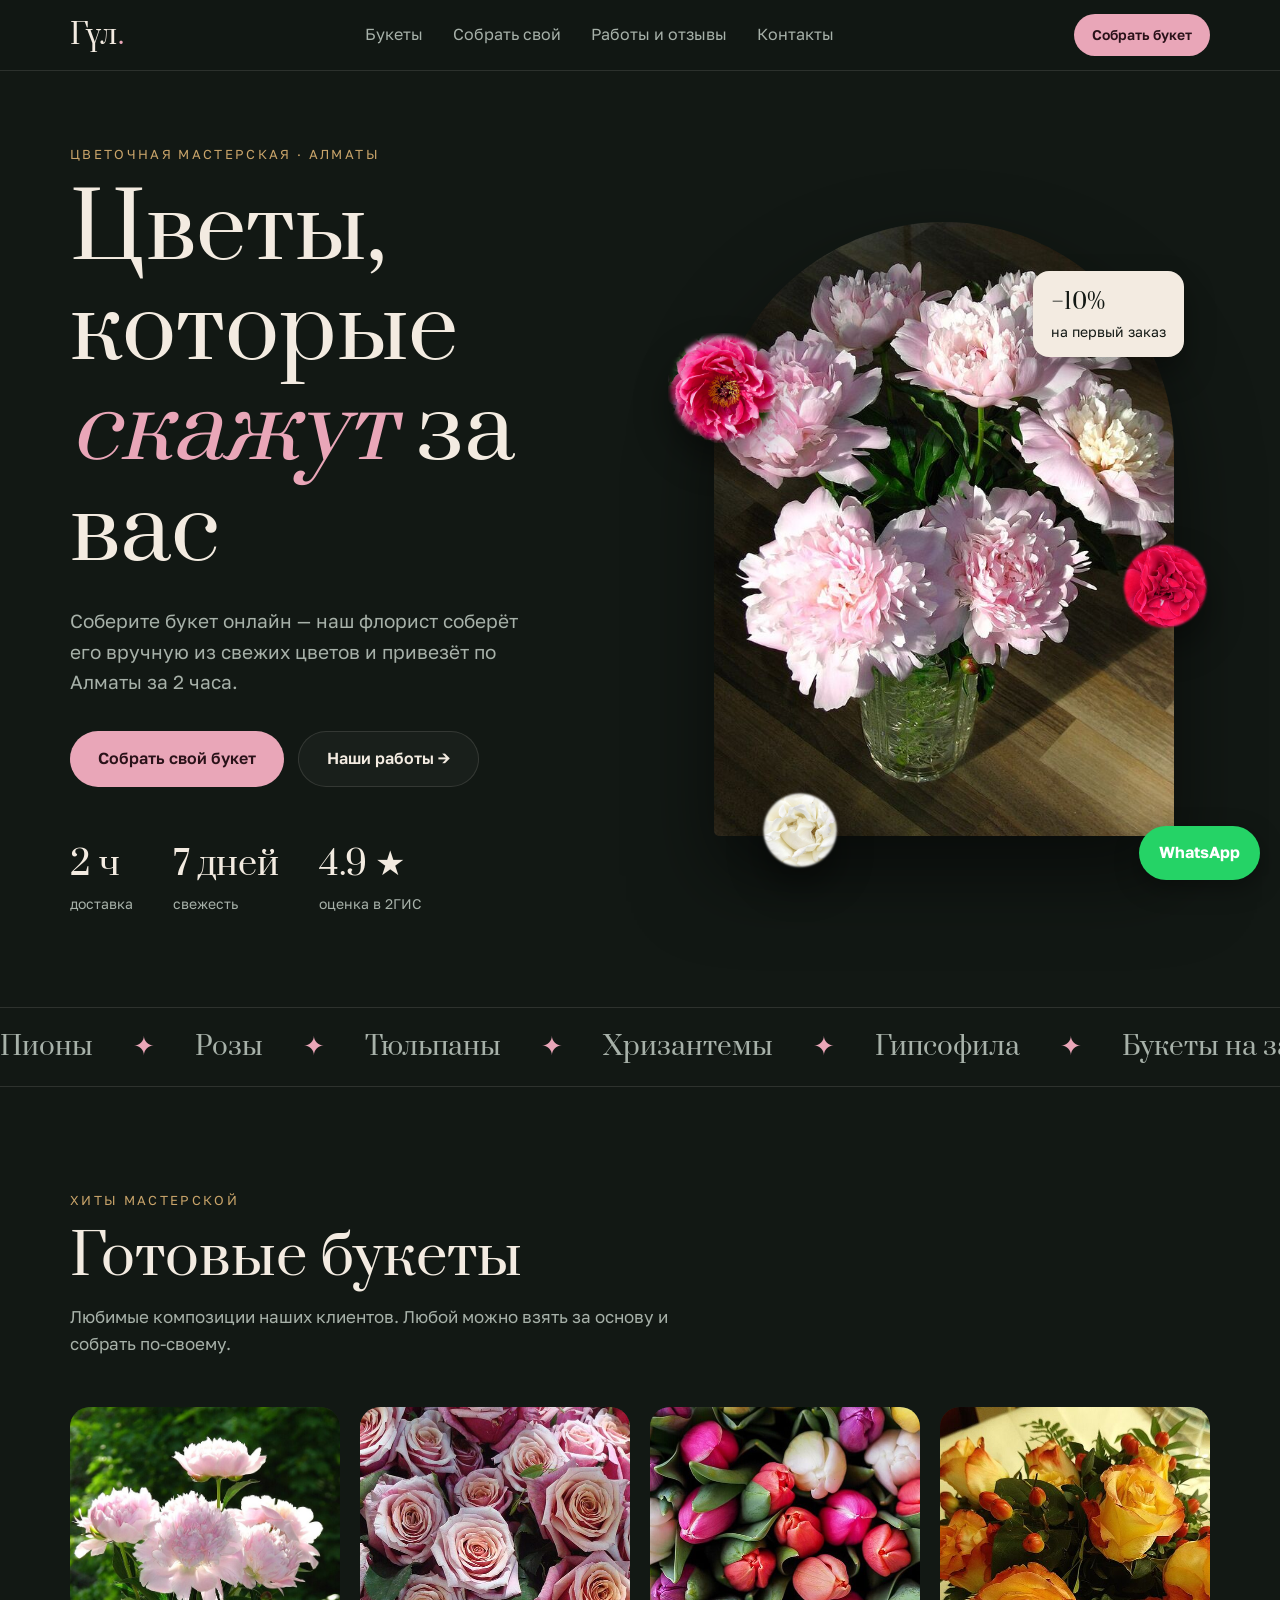
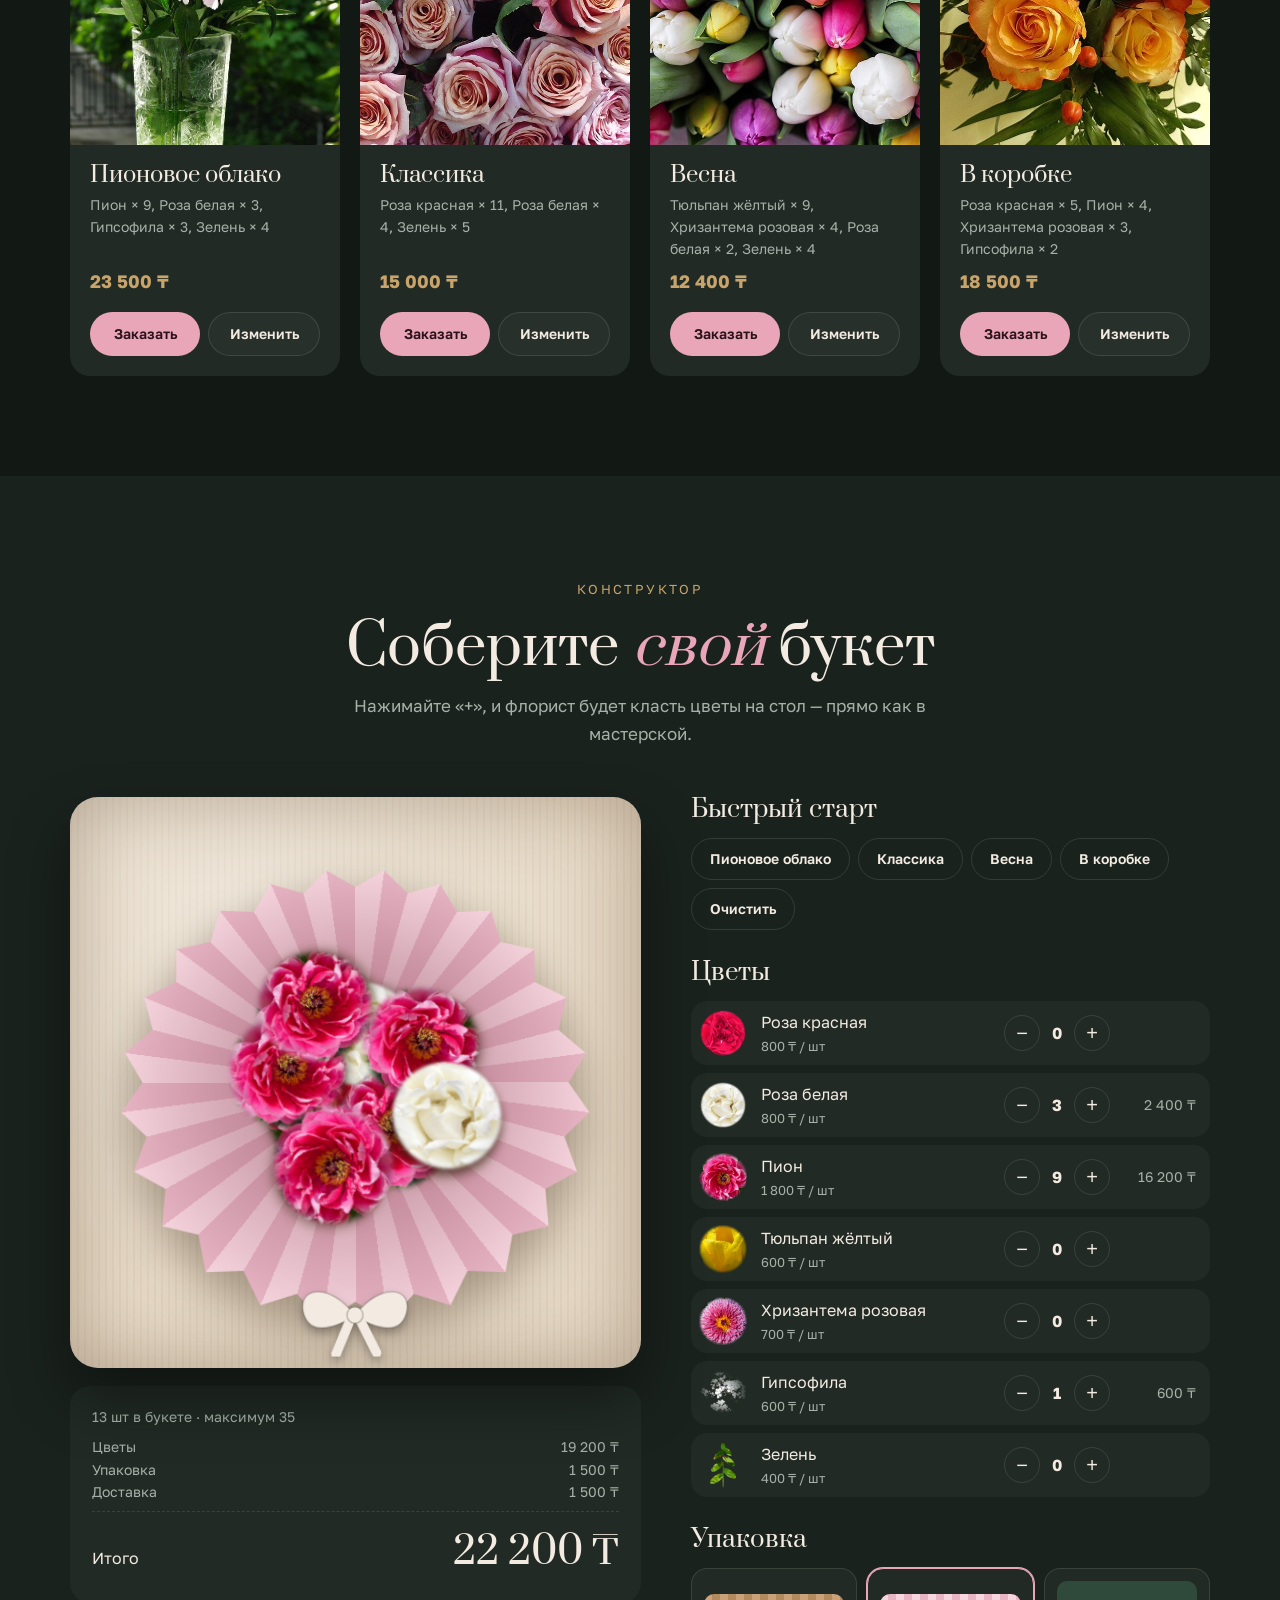
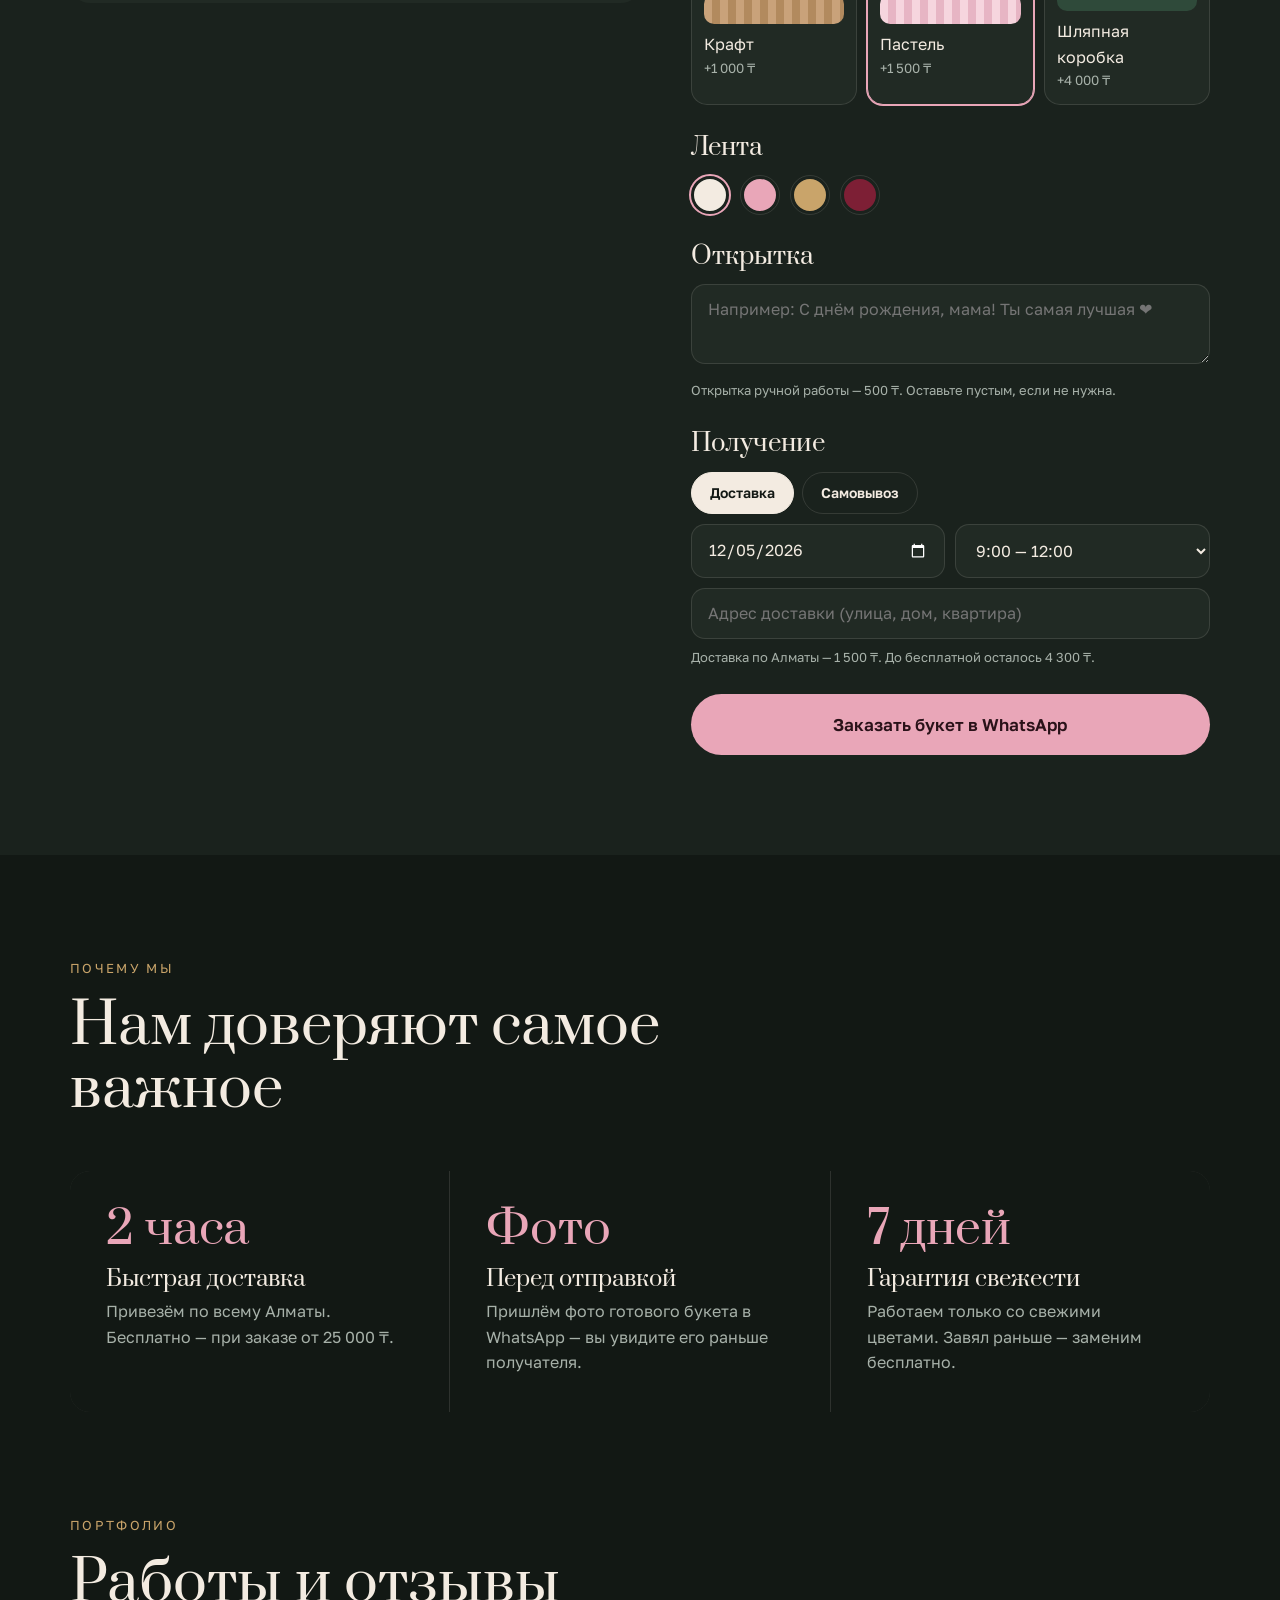
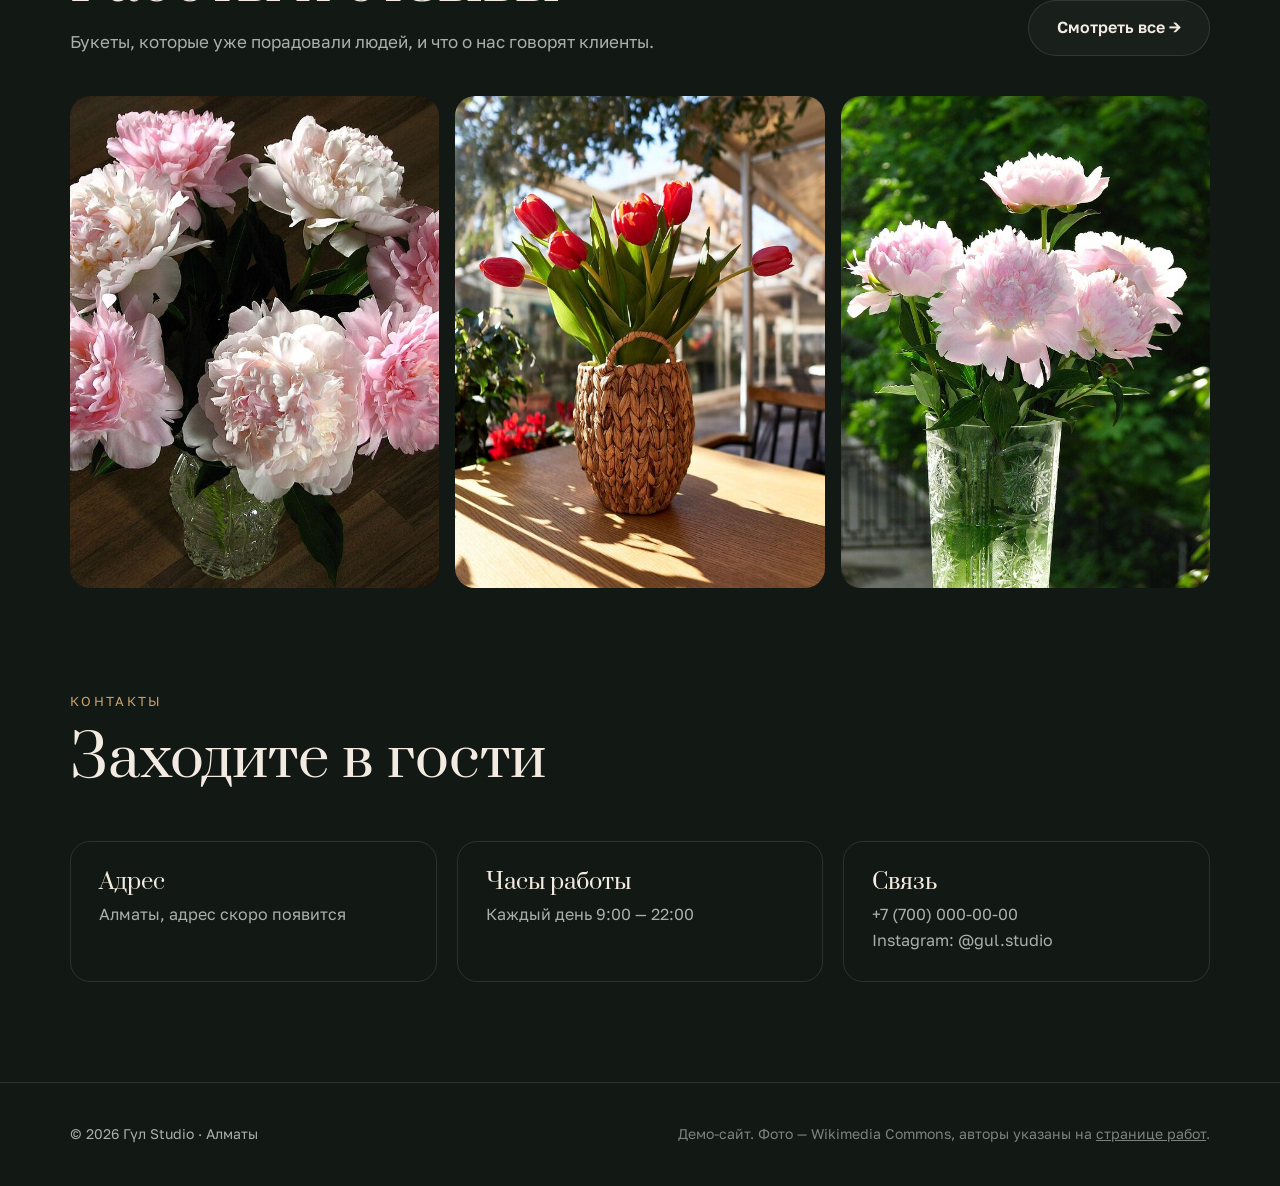
<file: gul-studio/index.html>
<!doctype html>
<html lang="ru">
<head>
<meta charset="utf-8">
<meta name="viewport" content="width=device-width, initial-scale=1">
<title>Гүл Studio — цветы и букеты в Алматы</title>
<meta name="robots" content="noindex, follow">
<meta name="description" content="Цветочная мастерская в Алматы. Соберите свой букет онлайн — флорист соберёт его вручную и привезёт за 2 часа.">
<link rel="preconnect" href="https://fonts.googleapis.com">
<link rel="preconnect" href="https://fonts.gstatic.com" crossorigin>
<link href="https://fonts.googleapis.com/css2?family=Golos+Text:wght@400;500;600;700&family=Prata&display=swap" rel="stylesheet">
<link rel="stylesheet" href="style.css">
<style>
  /* Главный экран */
  .hero { padding: 70px 0 90px; overflow: hidden; }
  .hero .wrap { display: grid; grid-template-columns: 1.05fr 1fr; gap: 50px; align-items: center; }
  .hero h1 { font-size: clamp(46px, 7vw, 92px); margin-bottom: 24px; }
  .hero p { font-size: 19px; color: var(--muted); max-width: 470px; margin-bottom: 34px; }
  .btns { display: flex; gap: 14px; flex-wrap: wrap; }
  .stats { display: flex; gap: 40px; margin-top: 50px; }
  .stats b { display: block; font-family: "Prata", serif; font-size: 34px; font-weight: 400; }
  .stats span { color: var(--muted); font-size: 14px; }
  .hero-art { position: relative; max-width: 460px; margin: 0 auto; width: 100%; }
  .arch { border-radius: 999px 999px 24px 24px; overflow: hidden; aspect-ratio: 3 / 4; box-shadow: 0 40px 80px rgba(0,0,0,.5); }
  .arch img { width: 100%; height: 100%; object-fit: cover; transform: scale(1.06); animation: breathe 12s ease-in-out infinite; }
  @keyframes breathe { 50% { transform: scale(1.14); } }
  .float { position: absolute; width: 110px; filter: drop-shadow(0 18px 18px rgba(0,0,0,.45)); animation: float 7s ease-in-out infinite; }
  .float.f1 { left: -46px; top: 18%; }
  .float.f2 { right: -36px; top: 52%; width: 90px; animation-delay: -2.5s; }
  .float.f3 { left: 10%; bottom: -34px; width: 80px; animation-delay: -5s; }
  @keyframes float { 0%, 100% { transform: translateY(0) rotate(0); } 50% { transform: translateY(-16px) rotate(8deg); } }
  .badge { position: absolute; right: -10px; top: 8%; background: var(--cream); color: var(--bg); padding: 14px 18px; border-radius: 16px; font-size: 14px; box-shadow: 0 16px 30px rgba(0,0,0,.35); }
  .badge b { display: block; font-family: "Prata", serif; font-size: 22px; font-weight: 400; }

  /* Бегущая строка */
  .marquee { border-top: 1px solid var(--line); border-bottom: 1px solid var(--line); overflow: hidden; padding: 18px 0; }
  .marquee div { display: flex; gap: 40px; width: max-content; animation: run 30s linear infinite; font-family: "Prata", serif; font-size: 26px; color: var(--muted); white-space: nowrap; }
  .marquee i { color: var(--blush); font-style: normal; }
  @keyframes run { to { transform: translateX(-50%); } }

  /* Готовые букеты */
  .catalog { display: grid; grid-template-columns: repeat(4, 1fr); gap: 20px; }
  .product { background: var(--card); border-radius: var(--radius); overflow: hidden; display: flex; flex-direction: column; }
  .product .ph { aspect-ratio: 4 / 5; overflow: hidden; }
  .product .ph img { width: 100%; height: 100%; object-fit: cover; transition: transform .8s; }
  .product:hover .ph img { transform: scale(1.07); }
  .product .info { padding: 18px 20px 20px; display: flex; flex-direction: column; gap: 6px; flex: 1; }
  .product h3 { font-size: 22px; }
  .product .comp { color: var(--muted); font-size: 14px; flex: 1; }
  .product .price { font-weight: 700; font-size: 18px; color: var(--gold); }
  .product .acts { display: flex; gap: 8px; margin-top: 10px; }
  .product .acts .btn { flex: 1; }

  /* Конструктор */
  #builder { background: var(--bg-2); }
  .builder { display: grid; grid-template-columns: 1.1fr 1fr; gap: 50px; align-items: start; }
  .stage-col { position: sticky; top: 96px; }
  .table {
    position: relative; aspect-ratio: 1; border-radius: 28px; overflow: hidden;
    background:
      radial-gradient(circle at 30% 20%, rgba(255,255,255,.35), transparent 60%),
      repeating-linear-gradient(90deg, rgba(120,90,60,.05) 0 2px, transparent 2px 7px),
      #e6d9c6;
    box-shadow: inset 0 0 80px rgba(80,55,30,.35), 0 30px 60px rgba(0,0,0,.4);
    perspective: 900px;
  }
  .scene { position: absolute; inset: 0; transform: rotateX(var(--rx, 14deg)) rotateY(var(--ry, 0deg)); transform-style: preserve-3d; transition: transform .4s ease-out; }
  .nest-shadow { position: absolute; inset: 9%; filter: drop-shadow(0 18px 22px rgba(60,40,20,.4)); }
  .nest { position: absolute; inset: 0; border-radius: 50%; transition: background .5s; }
  .nest.kraft  { background: radial-gradient(circle, rgba(70,40,15,.45) 0 30%, transparent 72%), repeating-conic-gradient(#c9a27a 0 7.5deg, #b28a5e 7.5deg 15deg); }
  .nest.pastel { background: radial-gradient(circle, rgba(120,50,70,.35) 0 30%, transparent 72%), repeating-conic-gradient(#f6d5de 0 7.5deg, #e7b5c4 7.5deg 15deg); }
  .nest.box    { background: radial-gradient(circle, #14231a 0 82%, var(--rib, #c9a46a) 82% 86%, #2f4a3a 86% 100%); clip-path: none !important; }
  .fl { position: absolute; transform: translate(-50%, -50%); transition: left .7s cubic-bezier(.3,.8,.3,1), top .7s cubic-bezier(.3,.8,.3,1); pointer-events: none; }
  .fl img { width: 100%; filter: drop-shadow(0 6px 5px rgba(50,30,10,.45)); }
  .bow { position: absolute; left: 50%; bottom: 4%; width: 22%; transform: translateX(-50%); z-index: 200; filter: drop-shadow(0 4px 4px rgba(0,0,0,.3)); transition: opacity .3s; }
  .empty { position: absolute; inset: 0; display: grid; place-items: center; text-align: center; padding: 30%; color: #7a644e; font-size: 15px; z-index: 300; pointer-events: none; }
  .receipt { margin-top: 18px; background: var(--card); border-radius: var(--radius); padding: 20px 22px; }
  .receipt .count { color: var(--muted); font-size: 14px; margin-bottom: 8px; }
  .lines div { display: flex; justify-content: space-between; color: var(--muted); font-size: 14px; }
  .total { display: flex; justify-content: space-between; align-items: baseline; margin-top: 8px; padding-top: 10px; border-top: 1px dashed var(--line); }
  .total b { font-family: "Prata", serif; font-weight: 400; font-size: 38px; color: var(--cream); }

  .panel h3 { font-size: 24px; margin: 30px 0 14px; }
  .panel h3:first-child { margin-top: 0; }
  .chips { display: flex; gap: 8px; flex-wrap: wrap; }
  .row { display: grid; grid-template-columns: 48px 1fr auto auto; gap: 14px; align-items: center; padding: 8px 14px 8px 8px; background: var(--card); border-radius: 16px; margin-bottom: 8px; }
  .row img { width: 48px; height: 48px; }
  .row .name small { display: block; color: var(--muted); font-size: 13px; }
  .stepper { display: flex; align-items: center; gap: 4px; }
  .stepper button { width: 36px; height: 36px; border-radius: 50%; border: 1px solid var(--line); background: transparent; color: var(--cream); font-size: 20px; cursor: pointer; line-height: 1; transition: background .2s, transform .1s; }
  .stepper button:hover { background: rgba(255,255,255,.08); }
  .stepper button:active { transform: scale(.9); }
  .stepper output { min-width: 26px; text-align: center; font-weight: 700; }
  .row .sum { min-width: 72px; text-align: right; color: var(--muted); font-size: 14px; }
  .opts { display: grid; grid-template-columns: repeat(3, 1fr); gap: 10px; }
  .opt { font: inherit; text-align: left; padding: 12px; border-radius: 16px; border: 1px solid var(--line); background: var(--card); cursor: pointer; color: var(--cream); }
  .opt .sw { display: block; height: 30px; border-radius: 10px; margin-bottom: 8px; }
  .opt small { display: block; color: var(--muted); }
  .opt.active { border-color: var(--blush); box-shadow: 0 0 0 1px var(--blush); }
  .ribbons { display: flex; gap: 12px; }
  .ribbons button { width: 38px; height: 38px; border-radius: 50%; cursor: pointer; border: 3px solid var(--bg-2); outline: 1px solid var(--line); }
  .ribbons button.active { outline: 2px solid var(--blush); }
  .field { display: grid; grid-template-columns: 1fr 1fr; gap: 10px; margin-top: 10px; }
  .field.one { grid-template-columns: 1fr; }
  input, select, textarea { width: 100%; font: inherit; padding: 12px 16px; border-radius: 14px; border: 1px solid var(--line); background: var(--card); color: var(--cream); color-scheme: dark; }
  textarea { resize: vertical; min-height: 80px; }
  input:focus, select:focus, textarea:focus { outline: none; border-color: var(--blush); }
  .note { color: var(--muted); font-size: 13px; margin-top: 8px; }
  .panel .order { width: 100%; margin-top: 26px; font-size: 17px; padding: 17px; }

  /* Почему мы */
  .why { display: grid; grid-template-columns: repeat(3, 1fr); gap: 1px; background: var(--line); border-radius: var(--radius); overflow: hidden; }
  .why div { background: var(--bg); padding: 36px; }
  .why b { display: block; font-family: "Prata", serif; font-weight: 400; font-size: 46px; color: var(--blush); line-height: 1; margin-bottom: 14px; }
  .why h3 { font-size: 22px; margin-bottom: 8px; }
  .why p { color: var(--muted); }

  /* Анонс второй страницы */
  .teaser { display: grid; grid-template-columns: 1fr 1fr 1fr; gap: 16px; }
  .teaser a { position: relative; border-radius: var(--radius); overflow: hidden; aspect-ratio: 3 / 4; }
  .teaser img { width: 100%; height: 100%; object-fit: cover; transition: transform .8s; }
  .teaser a:hover img { transform: scale(1.06); }
  .teaser-cta { display: flex; justify-content: space-between; align-items: end; gap: 20px; flex-wrap: wrap; margin-bottom: 40px; }

  .contacts { display: grid; grid-template-columns: repeat(3, 1fr); gap: 20px; }
  .contacts div { border: 1px solid var(--line); border-radius: var(--radius); padding: 28px; }
  .contacts h3 { font-size: 22px; margin-bottom: 8px; }
  .contacts p { color: var(--muted); }

  @media (max-width: 980px) {
    .catalog { grid-template-columns: 1fr 1fr; }
    .builder { grid-template-columns: 1fr; }
    .stage-col { position: static; }
    .why, .contacts { grid-template-columns: 1fr; }
  }
  @media (max-width: 760px) {
    .hero .wrap { grid-template-columns: 1fr; }
    .hero-art { max-width: 320px; }
    .float.f1 { left: -20px; } .float.f2 { right: -14px; }
    .stats { gap: 24px; }
    .teaser { grid-template-columns: 1fr 1fr; }
    .teaser a:last-child { display: none; }
  }
  @media (max-width: 520px) {
    .catalog { grid-template-columns: 1fr; }
    .opts, .field { grid-template-columns: 1fr; }
    .row { grid-template-columns: 44px 1fr auto; }
    .row .sum { display: none; }
  }
</style>
</head>
<body>

<header>
  <div class="wrap nav">
    <a href="index.html" class="logo">Гүл<span>.</span></a>
    <ul>
      <li><a href="#catalog">Букеты</a></li>
      <li><a href="#builder">Собрать свой</a></li>
      <li><a href="works.html">Работы и отзывы</a></li>
      <li><a href="#contacts">Контакты</a></li>
    </ul>
    <a href="#builder" class="btn btn-main btn-sm">Собрать букет</a>
  </div>
</header>

<section class="hero">
  <div class="wrap">
    <div>
      <span class="eyebrow">Цветочная мастерская · Алматы</span>
      <h1>Цветы, которые <em>скажут</em> за вас</h1>
      <p>Соберите букет онлайн — наш флорист соберёт его вручную из свежих цветов и привезёт по Алматы за 2 часа.</p>
      <div class="btns">
        <a href="#builder" class="btn btn-main">Собрать свой букет</a>
        <a href="works.html" class="btn btn-ghost">Наши работы →</a>
      </div>
      <div class="stats">
        <div><b>2 ч</b><span>доставка</span></div>
        <div><b>7 дней</b><span>свежесть</span></div>
        <div><b>4.9 ★</b><span>оценка в 2ГИС</span></div>
      </div>
    </div>
    <div class="hero-art">
      <div class="arch"><img src="img/works/hero.jpg" alt="Букет розовых пионов"></div>
      <img class="float f1" src="img/peony.png" alt="" aria-hidden="true">
      <img class="float f2" src="img/rose-red.png" alt="" aria-hidden="true">
      <img class="float f3" src="img/rose-white.png" alt="" aria-hidden="true">
      <div class="badge"><b>−10%</b>на первый заказ</div>
    </div>
  </div>
</section>

<div class="marquee" aria-hidden="true">
  <div>
    <span>Пионы</span><i>✦</i><span>Розы</span><i>✦</i><span>Тюльпаны</span><i>✦</i><span>Хризантемы</span><i>✦</i><span>Гипсофила</span><i>✦</i><span>Букеты на заказ</span><i>✦</i><span>Доставка по Алматы</span><i>✦</i>
    <span>Пионы</span><i>✦</i><span>Розы</span><i>✦</i><span>Тюльпаны</span><i>✦</i><span>Хризантемы</span><i>✦</i><span>Гипсофила</span><i>✦</i><span>Букеты на заказ</span><i>✦</i><span>Доставка по Алматы</span><i>✦</i>
  </div>
</div>

<section id="catalog">
  <div class="wrap">
    <div class="section-head reveal">
      <span class="eyebrow">Хиты мастерской</span>
      <h2>Готовые букеты</h2>
      <p>Любимые композиции наших клиентов. Любой можно взять за основу и собрать по-своему.</p>
    </div>
    <div class="catalog" id="catalog-list"></div>
  </div>
</section>

<section id="builder">
  <div class="wrap">
    <div class="section-head center reveal">
      <span class="eyebrow">Конструктор</span>
      <h2>Соберите <em>свой</em> букет</h2>
      <p>Нажимайте «+», и флорист будет класть цветы на стол — прямо как в мастерской.</p>
    </div>
    <div class="builder">
      <div class="stage-col">
        <div class="table" id="table">
          <div class="scene" id="scene">
            <div class="nest-shadow"><div class="nest kraft" id="nest"></div></div>
            <div id="flowers"></div>
            <svg class="bow" id="bow" viewBox="0 0 100 60" aria-hidden="true">
              <path d="M50 30 C30 5 5 10 12 30 C18 46 38 38 50 30 C62 38 82 46 88 30 C95 10 70 5 50 30 Z" fill="currentColor" stroke="rgba(0,0,0,.2)"/>
              <path d="M47 32 L36 58 M53 32 L66 57" stroke="currentColor" stroke-width="7" stroke-linecap="round"/>
              <circle cx="50" cy="30" r="6" fill="currentColor" stroke="rgba(0,0,0,.25)"/>
            </svg>
          </div>
          <div class="empty" id="empty">Нажмите «+» рядом с цветком — и флорист положит его на стол</div>
        </div>
        <div class="receipt">
          <div class="count" id="count"></div>
          <div class="lines" id="lines"></div>
          <div class="total"><span>Итого</span><b id="total">0 ₸</b></div>
        </div>
      </div>

      <div class="panel">
        <h3>Быстрый старт</h3>
        <div class="chips" id="presets"></div>

        <h3>Цветы</h3>
        <div id="rows"></div>

        <h3>Упаковка</h3>
        <div class="opts" id="wraps"></div>

        <h3>Лента</h3>
        <div class="ribbons" id="ribbons"></div>

        <h3>Открытка</h3>
        <textarea id="card" maxlength="200" placeholder="Например: С днём рождения, мама! Ты самая лучшая ❤"></textarea>
        <p class="note">Открытка ручной работы — 500 ₸. Оставьте пустым, если не нужна.</p>

        <h3>Получение</h3>
        <div class="chips">
          <button class="chip" data-delivery="courier">Доставка</button>
          <button class="chip" data-delivery="pickup">Самовывоз</button>
        </div>
        <div class="field">
          <input type="date" id="date" aria-label="Дата">
          <select id="time" aria-label="Время">
            <option>9:00 — 12:00</option>
            <option>12:00 — 15:00</option>
            <option>15:00 — 18:00</option>
            <option>18:00 — 22:00</option>
          </select>
        </div>
        <div class="field one" id="address-field">
          <input id="address" placeholder="Адрес доставки (улица, дом, квартира)" maxlength="120">
        </div>
        <p class="note" id="delivery-note"></p>

        <button class="btn btn-main order" id="order">Заказать букет в WhatsApp</button>
      </div>
    </div>
  </div>
</section>

<section>
  <div class="wrap">
    <div class="section-head reveal">
      <span class="eyebrow">Почему мы</span>
      <h2>Нам доверяют самое важное</h2>
    </div>
    <div class="why reveal">
      <div><b>2 часа</b><h3>Быстрая доставка</h3><p>Привезём по всему Алматы. Бесплатно — при заказе от 25 000 ₸.</p></div>
      <div><b>Фото</b><h3>Перед отправкой</h3><p>Пришлём фото готового букета в WhatsApp — вы увидите его раньше получателя.</p></div>
      <div><b>7 дней</b><h3>Гарантия свежести</h3><p>Работаем только со свежими цветами. Завял раньше — заменим бесплатно.</p></div>
    </div>
  </div>
</section>

<section style="padding-top: 0">
  <div class="wrap">
    <div class="teaser-cta reveal">
      <div class="section-head" style="margin: 0">
        <span class="eyebrow">Портфолио</span>
        <h2>Работы и отзывы</h2>
        <p>Букеты, которые уже порадовали людей, и что о нас говорят клиенты.</p>
      </div>
      <a href="works.html" class="btn btn-ghost">Смотреть все →</a>
    </div>
    <div class="teaser reveal">
      <a href="works.html"><img src="img/works/w31.jpg" alt="Пионы в вазе" loading="lazy"></a>
      <a href="works.html"><img src="img/works/w34.jpg" alt="Красные тюльпаны в корзине" loading="lazy"></a>
      <a href="works.html"><img src="img/works/w28.jpg" alt="Букет пионов" loading="lazy"></a>
    </div>
  </div>
</section>

<section id="contacts" style="padding-top: 0">
  <div class="wrap">
    <div class="section-head reveal"><span class="eyebrow">Контакты</span><h2>Заходите в гости</h2></div>
    <div class="contacts">
      <div><h3>Адрес</h3><p>Алматы, адрес скоро появится</p></div>
      <div><h3>Часы работы</h3><p>Каждый день 9:00 — 22:00</p></div>
      <div><h3>Связь</h3><p>+7 (700) 000-00-00<br>Instagram: @gul.studio</p></div>
    </div>
  </div>
</section>

<footer>
  <div class="wrap">
    <span>© 2026 Гүл Studio · Алматы</span>
    <span class="demo-note">Демо-сайт. Фото — Wikimedia Commons, авторы указаны на <a href="works.html#credits">странице работ</a>.</span>
  </div>
</footer>

<a class="wa" href="https://wa.me/77000000000" target="_blank" rel="noopener">WhatsApp</a>

<script>
  document.documentElement.classList.add("js");
  const WA_NUMBER = "77000000000";
  const CARD_PRICE = 500, DELIVERY_PRICE = 1500, FREE_DELIVERY_FROM = 25000, MAX_STEMS = 35;
  const reduceMotion = matchMedia("(prefers-reduced-motion: reduce)").matches;

  const FLOWERS = [
    { id: "rose-red",   name: "Роза красная",      price: 800 },
    { id: "rose-white", name: "Роза белая",        price: 800 },
    { id: "peony",      name: "Пион",              price: 1800 },
    { id: "tulip",      name: "Тюльпан жёлтый",    price: 600 },
    { id: "chrys",      name: "Хризантема розовая", price: 700 },
    { id: "gyps",       name: "Гипсофила",         price: 600, filler: true },
    { id: "green",      name: "Зелень",            price: 400, filler: true },
  ];
  const WRAPS = [
    { id: "kraft",  name: "Крафт",           price: 1000, sw: "repeating-linear-gradient(90deg,#c9a27a 0 8px,#b28a5e 8px 16px)" },
    { id: "pastel", name: "Пастель",         price: 1500, sw: "repeating-linear-gradient(90deg,#f6d5de 0 8px,#e7b5c4 8px 16px)" },
    { id: "box",    name: "Шляпная коробка", price: 4000, sw: "#2f4a3a" },
  ];
  const RIBBONS = [
    { id: "cream", name: "Кремовая", c: "#f3ebe1" },
    { id: "pink",  name: "Розовая",  c: "#e9a6b8" },
    { id: "gold",  name: "Золотая",  c: "#c9a46a" },
    { id: "wine",  name: "Винная",   c: "#7d1f35" },
  ];
  const PRESETS = [
    { name: "Пионовое облако", photo: "w28", counts: { peony: 9, "rose-white": 3, gyps: 3, green: 4 }, wrap: "pastel", ribbon: "cream" },
    { name: "Классика",        photo: "w04", counts: { "rose-red": 11, "rose-white": 4, green: 5 }, wrap: "kraft", ribbon: "wine" },
    { name: "Весна",           photo: "w33", counts: { tulip: 9, chrys: 4, "rose-white": 2, green: 4 }, wrap: "kraft", ribbon: "pink" },
    { name: "В коробке",       photo: "w08", counts: { "rose-red": 5, peony: 4, chrys: 3, gyps: 2 }, wrap: "box", ribbon: "gold" },
  ];
  const $ = id => document.getElementById(id);
  const byId = id => FLOWERS.find(f => f.id === id);
  const money = n => n.toLocaleString("ru-RU") + " ₸";
  const img = id => `img/${id}.png`;
  const sumFlowers = counts => Object.entries(counts).reduce((s, [id, k]) => s + byId(id).price * k, 0);
  const compText = counts => Object.entries(counts).filter(([, k]) => k).map(([id, k]) => `${byId(id).name} × ${k}`).join(", ");
  const openWA = text => window.open(`https://wa.me/${WA_NUMBER}?text=${encodeURIComponent(text)}`, "_blank");

  // ---------- Каталог ----------
  $("catalog-list").innerHTML = PRESETS.map((p, i) => `
    <div class="product reveal">
      <div class="ph"><img src="img/works/${p.photo}.jpg" alt="Букет «${p.name}»" loading="lazy"></div>
      <div class="info">
        <h3>${p.name}</h3>
        <div class="comp">${compText(p.counts)}</div>
        <div class="price">${money(sumFlowers(p.counts) + WRAPS.find(w => w.id === p.wrap).price)}</div>
        <div class="acts">
          <button class="btn btn-main btn-sm" data-buy="${i}">Заказать</button>
          <button class="btn btn-ghost btn-sm" data-edit="${i}">Изменить</button>
        </div>
      </div>
    </div>`).join("");
  $("catalog-list").addEventListener("click", e => {
    const { buy, edit } = e.target.dataset;
    if (buy !== undefined) openWA(`Здравствуйте! Хочу заказать букет «${PRESETS[buy].name}».`);
    if (edit !== undefined) { $("builder").scrollIntoView(); setTimeout(() => loadPreset(+edit), 500); }
  });

  // ---------- Конструктор: состояние ----------
  const state = { items: [], wrap: "kraft", ribbon: "cream", delivery: "courier" };
  let uid = 0;
  const counts = () => {
    const c = Object.fromEntries(FLOWERS.map(f => [f.id, 0]));
    state.items.forEach(it => c[it.id]++);
    return c;
  };

  // Кривые края бумаги
  const ruffle = Array.from({ length: 48 }, (_, i) => {
    const a = i / 48 * Math.PI * 2, r = i % 2 ? 50 : 45.5;
    return `${50 + r * Math.cos(a)}% ${50 + r * Math.sin(a)}%`;
  }).join(",");
  $("nest").style.clipPath = `polygon(${ruffle})`;

  // ---------- Раскладка на столе ----------
  function layout() {
    const main = state.items.filter(it => !byId(it.id).filler);
    const fill = state.items.filter(it => byId(it.id).filler);
    const R = Math.min(27, 5.2 * Math.sqrt(main.length) + 2);
    main.forEach((it, i) => {
      const r = R * Math.sqrt((i + .5) / main.length), th = i * 2.39996;
      Object.assign(it, { x: 50 + r * Math.cos(th), y: 50 + r * Math.sin(th), size: 21, z: 10 + i });
    });
    fill.forEach((it, i) => {
      const th = i / fill.length * Math.PI * 2 + .3, r = R + 6 + (i % 2) * 3;
      Object.assign(it, { x: 50 + r * Math.cos(th), y: 50 + r * Math.sin(th), size: it.id === "green" ? 27 : 24, z: 1 + i });
      // веточки смотрят от центра наружу
      it.el.querySelector("img").style.transform = `rotate(${th * 180 / Math.PI + 90}deg)`;
    });
    state.items.forEach(it => {
      Object.assign(it.el.style, { left: it.x + "%", top: it.y + "%", width: it.size + "%", zIndex: it.z });
    });
  }

  // Цветок опускается сверху, как будто его кладёт рука
  function dropIn(el) {
    if (reduceMotion) return;
    const dx = 120 + Math.random() * 120, dy = 160 + Math.random() * 80, rot = -40 + Math.random() * 30;
    el.firstElementChild.animate([
      { transform: `translate(${dx}px, ${dy}px) scale(1.9) rotate(${rot}deg)`, opacity: 0, filter: "drop-shadow(0 60px 30px rgba(50,30,10,.25))" },
      { opacity: 1, offset: .25 },
      { transform: "translate(0, 0) scale(.93) rotate(4deg)", filter: "drop-shadow(0 4px 3px rgba(50,30,10,.5))", offset: .78 },
      { transform: "none", filter: "drop-shadow(0 6px 5px rgba(50,30,10,.45))" },
    ], { duration: 850, easing: "cubic-bezier(.2,.7,.3,1)" });
  }

  function addFlower(id, animate = true) {
    if (state.items.length >= MAX_STEMS) return;
    const el = document.createElement("div");
    el.className = "fl";
    // поворот лежит на img, анимация — на обёртке вокруг него
    el.innerHTML = `<div><img src="${img(id)}" alt="" style="transform: rotate(${Math.random() * 360}deg)"></div>`;
    $("flowers").appendChild(el);
    state.items.push({ uid: uid++, id, el });
    layout();
    if (animate) dropIn(el);
    update();
  }

  function removeFlower(id) {
    const idx = state.items.map(it => it.id).lastIndexOf(id);
    if (idx < 0) return;
    const [it] = state.items.splice(idx, 1);
    if (reduceMotion) it.el.remove();
    else it.el.firstElementChild.animate([
      { transform: "none", opacity: 1 },
      { transform: "translate(-80px, -140px) scale(1.7) rotate(25deg)", opacity: 0 },
    ], { duration: 450, easing: "ease-in" }).onfinish = () => it.el.remove();
    layout();
    update();
  }

  let presetTimers = [];
  function loadPreset(i) {
    presetTimers.forEach(clearTimeout);
    presetTimers = [];
    state.items.forEach(it => it.el.remove());
    state.items = [];
    if (i === "clear") { update(); return; }
    const p = PRESETS[i];
    state.wrap = p.wrap;
    state.ribbon = p.ribbon;
    const order = [];
    Object.entries(p.counts).sort(([a], [b]) => !!byId(a).filler - !!byId(b).filler)
      .forEach(([id, k]) => { for (let n = 0; n < k; n++) order.push(id); });
    // флорист кладёт зелень последней, цветы — вперемешку
    const flowersOnly = order.filter(id => !byId(id).filler).sort(() => Math.random() - .5);
    const seq = flowersOnly.concat(order.filter(id => byId(id).filler));
    seq.forEach((id, n) => presetTimers.push(setTimeout(() => addFlower(id), reduceMotion ? 0 : n * 110)));
    update();
  }

  // ---------- Панель ----------
  const today = new Date();
  $("date").min = $("date").value = new Date(today - today.getTimezoneOffset() * 60000).toISOString().slice(0, 10);

  $("rows").innerHTML = FLOWERS.map(f => `
    <div class="row">
      <img src="${img(f.id)}" alt="">
      <span class="name">${f.name}<small>${money(f.price)} / шт</small></span>
      <span class="stepper">
        <button data-minus="${f.id}" aria-label="Убрать: ${f.name}">−</button>
        <output id="n-${f.id}">0</output>
        <button data-plus="${f.id}" aria-label="Добавить: ${f.name}">+</button>
      </span>
      <span class="sum" id="s-${f.id}"></span>
    </div>`).join("");
  $("wraps").innerHTML = WRAPS.map(w => `<button class="opt" data-wrap="${w.id}"><span class="sw" style="background:${w.sw}"></span>${w.name}<small>+${money(w.price)}</small></button>`).join("");
  $("ribbons").innerHTML = RIBBONS.map(r => `<button data-ribbon="${r.id}" style="background:${r.c}" title="${r.name}" aria-label="Лента: ${r.name}"></button>`).join("");
  $("presets").innerHTML = PRESETS.map((p, i) => `<button class="chip" data-preset="${i}">${p.name}</button>`).join("") + `<button class="chip" data-preset="clear">Очистить</button>`;

  function prices() {
    const c = counts();
    const flowers = sumFlowers(c);
    const wrap = WRAPS.find(w => w.id === state.wrap).price;
    const card = $("card").value.trim() ? CARD_PRICE : 0;
    const sub = flowers + wrap + card;
    const delivery = state.delivery === "courier" && sub < FREE_DELIVERY_FROM ? DELIVERY_PRICE : 0;
    return { flowers, wrap, card, delivery, sum: sub + delivery };
  }

  function update() {
    const c = counts(), n = state.items.length, p = prices();
    FLOWERS.forEach(f => {
      $("n-" + f.id).textContent = c[f.id];
      $("s-" + f.id).textContent = c[f.id] ? money(c[f.id] * f.price) : "";
    });
    $("nest").className = "nest " + state.wrap;
    const rib = RIBBONS.find(r => r.id === state.ribbon).c;
    $("nest").style.setProperty("--rib", rib);
    $("bow").style.color = rib;
    $("bow").style.opacity = state.wrap === "box" || !n ? 0 : 1;
    $("empty").style.display = n ? "none" : "";
    document.querySelectorAll("[data-wrap]").forEach(b => b.classList.toggle("active", b.dataset.wrap === state.wrap));
    document.querySelectorAll("[data-ribbon]").forEach(b => b.classList.toggle("active", b.dataset.ribbon === state.ribbon));
    document.querySelectorAll("[data-delivery]").forEach(b => b.classList.toggle("active", b.dataset.delivery === state.delivery));
    $("address-field").style.display = state.delivery === "courier" ? "" : "none";
    $("count").textContent = n ? `${n} шт в букете · максимум ${MAX_STEMS}` : "Букет пока пустой";
    $("lines").innerHTML = n ? `
      <div><span>Цветы</span><span>${money(p.flowers)}</span></div>
      <div><span>Упаковка</span><span>${money(p.wrap)}</span></div>
      ${p.card ? `<div><span>Открытка</span><span>${money(p.card)}</span></div>` : ""}
      ${state.delivery === "courier" ? `<div><span>Доставка</span><span>${p.delivery ? money(p.delivery) : "бесплатно"}</span></div>` : ""}` : "";
    $("total").textContent = money(n ? p.sum : 0);
    $("delivery-note").textContent = state.delivery === "courier"
      ? (p.delivery ? `Доставка по Алматы — ${money(DELIVERY_PRICE)}. До бесплатной осталось ${money(FREE_DELIVERY_FROM - p.sum + p.delivery)}.` : "Доставка по Алматы — бесплатно 🎉")
      : "Заберите букет в мастерской в удобное время.";
  }

  document.querySelector(".panel").addEventListener("click", e => {
    const d = e.target.closest("button")?.dataset;
    if (!d) return;
    if (d.plus) addFlower(d.plus);
    if (d.minus) removeFlower(d.minus);
    if (d.wrap) { state.wrap = d.wrap; update(); }
    if (d.ribbon) { state.ribbon = d.ribbon; update(); }
    if (d.delivery) { state.delivery = d.delivery; update(); }
    if (d.preset !== undefined) loadPreset(d.preset === "clear" ? "clear" : +d.preset);
  });
  $("card").addEventListener("input", update);

  $("order").addEventListener("click", () => {
    if (!state.items.length) { alert("Сначала добавьте в букет хотя бы один цветок 🌷"); return; }
    const p = prices(), card = $("card").value.trim(), address = $("address").value.trim();
    const when = `${$("date").value}, ${$("time").value}`;
    openWA([
      "Здравствуйте! Хочу заказать букет:",
      compText(counts()),
      `Упаковка: ${WRAPS.find(w => w.id === state.wrap).name}, лента: ${RIBBONS.find(r => r.id === state.ribbon).name.toLowerCase()}`,
      card && `Открытка: «${card}»`,
      state.delivery === "courier" ? `Доставка: ${when}${address ? `, ${address}` : ""}` : `Самовывоз: ${when}`,
      `Итого: ${money(p.sum)}`,
    ].filter(Boolean).join("\n"));
  });

  // Стол слегка поворачивается за мышкой
  const table = $("table"), scene = $("scene");
  table.addEventListener("mousemove", e => {
    const r = table.getBoundingClientRect();
    const px = (e.clientX - r.left) / r.width - .5, py = (e.clientY - r.top) / r.height - .5;
    scene.style.setProperty("--ry", px * 10 + "deg");
    scene.style.setProperty("--rx", 14 - py * 10 + "deg");
  });
  table.addEventListener("mouseleave", () => { scene.style.removeProperty("--ry"); scene.style.removeProperty("--rx"); });

  // Первый букет собирается сам, когда конструктор появляется на экране
  let started = false;
  new IntersectionObserver(([e], obs) => {
    if (e.isIntersecting && !started) { started = true; loadPreset(0); obs.disconnect(); }
  }, { threshold: .3 }).observe(table);
  update();

  // ---------- Появление при прокрутке ----------
  const io = new IntersectionObserver(entries => entries.forEach(e => {
    if (!e.isIntersecting) return;
    e.target.classList.add("in");
    io.unobserve(e.target);
    setTimeout(() => e.target.classList.remove("reveal", "in"), 900);
  }), { threshold: .12 });
  document.querySelectorAll(".reveal").forEach(el => io.observe(el));
</script>
</body>
</html>
</file>
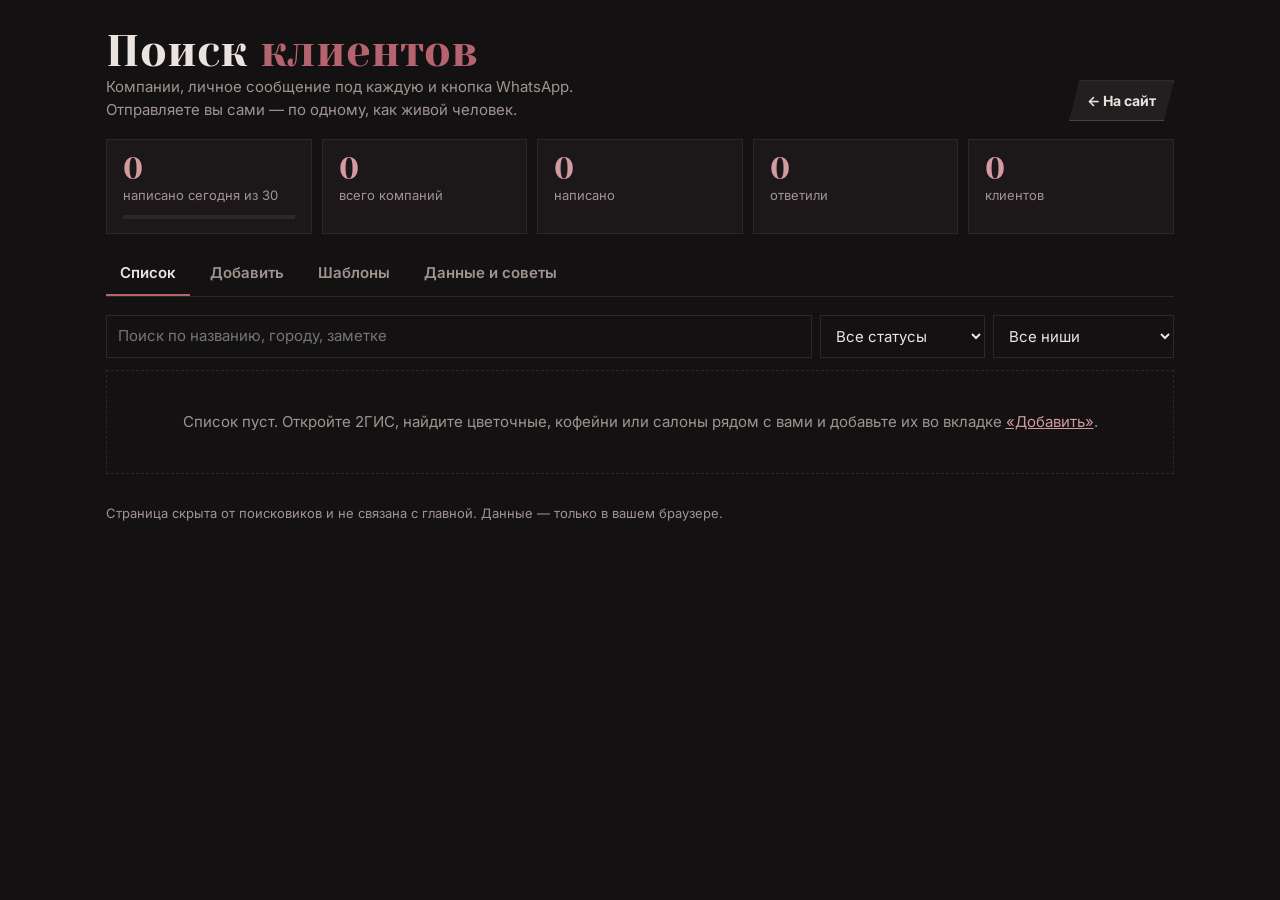
<file: leads/index.html>
<!doctype html>
<html lang="ru">
<head>
<meta charset="utf-8">
<meta name="viewport" content="width=device-width, initial-scale=1">
<title>Поиск клиентов</title>
<meta name="robots" content="noindex, nofollow">
<meta name="theme-color" content="#141113">
<link rel="preconnect" href="https://fonts.googleapis.com">
<link rel="preconnect" href="https://fonts.gstatic.com" crossorigin>
<link href="https://fonts.googleapis.com/css2?family=Yeseva+One&family=Inter:wght@400;500;600;700&display=swap" rel="stylesheet">
<style>
  :root {
    --bg: #141113;
    --card: #1c181a;
    --card-2: #221c1e;
    --text: #ebe3df;
    --muted: #a0948f;
    --line: #2e2729;
    --red: #b5646f;
    --red-2: #d39aa0;
    --green: #7fae8a;
    --amber: #d1a35c;
    --spike: polygon(10px 0, 100% 0, calc(100% - 10px) 100%, 0 100%);
  }
  * { box-sizing: border-box; margin: 0; padding: 0; }
  body { font-family: "Inter", system-ui, sans-serif; background: var(--bg); color: var(--text); line-height: 1.5; font-size: 15px; }
  h1, h2, h3 { font-family: "Yeseva One", Georgia, serif; font-weight: 400; line-height: 1.1; }
  a { color: var(--red-2); }
  .wrap { max-width: 1100px; margin: 0 auto; padding: 0 16px; }
  header { padding: 28px 0 18px; display: flex; justify-content: space-between; align-items: end; gap: 16px; flex-wrap: wrap; }
  header h1 { font-size: clamp(30px, 5vw, 44px); }
  header h1 em { font-style: normal; color: var(--red); }
  header p { color: var(--muted); max-width: 520px; }

  .btn { display: inline-flex; align-items: center; justify-content: center; gap: 8px; padding: 10px 18px; font: inherit; font-weight: 700; font-size: 14px; border: 0; cursor: pointer; clip-path: var(--spike); text-decoration: none; transition: background .2s; white-space: nowrap; }
  .btn.red { background: var(--red); color: #1a1214; }
  .btn.red:hover { background: var(--red-2); }
  .btn.ghost { background: rgba(255,255,255,.06); color: var(--text); box-shadow: inset 0 0 0 1px rgba(255,255,255,.16); }
  .btn.ghost:hover { background: rgba(255,255,255,.12); }
  .btn.wa { background: #2f6b47; color: #fff; }
  .btn.wa:hover { background: #3b8459; }
  .btn.sm { padding: 7px 12px; font-size: 13px; }
  .btn[disabled] { opacity: .4; cursor: not-allowed; }

  .stats { display: grid; grid-template-columns: repeat(5, 1fr); gap: 10px; margin-bottom: 18px; }
  .stat { background: var(--card); border: 1px solid var(--line); padding: 14px 16px; }
  .stat b { display: block; font-family: "Yeseva One", serif; font-weight: 400; font-size: 30px; line-height: 1; color: var(--red-2); }
  .stat span { color: var(--muted); font-size: 13px; }
  .stat .bar { height: 4px; background: var(--line); margin-top: 8px; }
  .stat .bar i { display: block; height: 100%; background: var(--red); width: 0; transition: width .3s; }

  .tabs { display: flex; gap: 6px; border-bottom: 1px solid var(--line); margin-bottom: 18px; overflow-x: auto; }
  .tabs button { background: none; border: 0; color: var(--muted); font: inherit; font-weight: 600; padding: 10px 14px; cursor: pointer; border-bottom: 2px solid transparent; white-space: nowrap; }
  .tabs button.on { color: var(--text); border-color: var(--red); }
  .panel { display: none; }
  .panel.on { display: block; }

  .box { background: var(--card); border: 1px solid var(--line); padding: 18px; margin-bottom: 16px; }
  .box h2 { font-size: 22px; margin-bottom: 12px; }
  .box p.hint { color: var(--muted); font-size: 13px; margin-bottom: 10px; }
  .grid { display: grid; grid-template-columns: repeat(auto-fit, minmax(170px, 1fr)); gap: 10px; }
  label { display: block; font-size: 12px; letter-spacing: .08em; text-transform: uppercase; color: var(--muted); margin-bottom: 5px; font-weight: 600; }
  input, select, textarea { width: 100%; background: var(--bg); border: 1px solid var(--line); color: var(--text); font: inherit; padding: 9px 11px; outline: none; }
  input:focus, select:focus, textarea:focus { border-color: var(--red); }
  textarea { resize: vertical; min-height: 90px; }
  .row { display: flex; gap: 8px; flex-wrap: wrap; align-items: center; margin-top: 12px; }

  .filters { display: flex; gap: 8px; flex-wrap: wrap; margin-bottom: 12px; }
  .filters input { flex: 1; min-width: 180px; }
  .filters select { width: auto; }

  .lead { background: var(--card); border: 1px solid var(--line); border-left: 3px solid var(--line); padding: 14px 16px; margin-bottom: 10px; display: grid; grid-template-columns: 1fr auto; gap: 10px 16px; }
  .lead[data-status="new"] { border-left-color: var(--muted); }
  .lead[data-status="sent"] { border-left-color: var(--amber); }
  .lead[data-status="replied"], .lead[data-status="interested"] { border-left-color: var(--red-2); }
  .lead[data-status="client"] { border-left-color: var(--green); }
  .lead[data-status="refused"], .lead[data-status="stop"] { opacity: .55; }
  .lead h3 { font-size: 20px; }
  .lead .meta { color: var(--muted); font-size: 13px; display: flex; gap: 6px 12px; flex-wrap: wrap; margin-top: 2px; }
  .lead .due { color: var(--amber); font-weight: 600; }
  .lead .note { font-size: 13px; color: var(--muted); margin-top: 6px; }
  .lead .side { display: flex; flex-direction: column; gap: 6px; align-items: stretch; min-width: 170px; }
  .lead .side select { padding: 6px 8px; font-size: 13px; }
  .lead .preview { grid-column: 1 / -1; background: var(--bg); border: 1px dashed var(--line); padding: 10px 12px; font-size: 14px; white-space: pre-wrap; display: none; }
  .lead.open .preview { display: block; }
  .lead .preview textarea { min-height: 120px; margin-bottom: 8px; }
  .chip { font-size: 11px; padding: 2px 8px; border: 1px solid var(--line); text-transform: uppercase; letter-spacing: .06em; }

  .empty { text-align: center; color: var(--muted); padding: 40px 10px; border: 1px dashed var(--line); }
  .tpl { border-top: 1px solid var(--line); padding-top: 14px; margin-top: 14px; }
  .tpl:first-of-type { border: 0; padding-top: 0; margin-top: 0; }
  .tpl h3 { font-size: 18px; margin-bottom: 8px; }
  .tips { color: var(--muted); font-size: 14px; display: grid; gap: 6px; padding-left: 18px; }
  .tips b { color: var(--text); }

  .toast { position: fixed; left: 50%; bottom: 20px; transform: translateX(-50%) translateY(100px); background: var(--red); color: #1a1214; padding: 12px 20px; font-weight: 600; z-index: 50; transition: transform .3s; clip-path: var(--spike); max-width: calc(100% - 32px); }
  .toast.show { transform: translateX(-50%); }
  footer { color: var(--muted); font-size: 13px; padding: 30px 0 40px; }

  @media (max-width: 720px) {
    .stats { grid-template-columns: repeat(2, 1fr); }
    .stats .stat:first-child { grid-column: 1 / -1; }
    .lead { grid-template-columns: 1fr; }
    .lead .side { min-width: 0; }
  }
</style>
</head>
<body>
<div class="wrap">
  <header>
    <div>
      <h1>Поиск <em>клиентов</em></h1>
      <p>Компании, личное сообщение под каждую и кнопка WhatsApp. Отправляете вы сами — по одному, как живой человек.</p>
    </div>
    <a class="btn ghost" href="../">← На сайт</a>
  </header>

  <div class="stats">
    <div class="stat"><b id="s-today">0</b><span>написано сегодня из <span id="s-goal">30</span></span><div class="bar"><i id="s-bar"></i></div></div>
    <div class="stat"><b id="s-total">0</b><span>всего компаний</span></div>
    <div class="stat"><b id="s-sent">0</b><span>написано</span></div>
    <div class="stat"><b id="s-replied">0</b><span>ответили</span></div>
    <div class="stat"><b id="s-client">0</b><span>клиентов</span></div>
  </div>

  <nav class="tabs">
    <button data-tab="list" class="on">Список</button>
    <button data-tab="add">Добавить</button>
    <button data-tab="templates">Шаблоны</button>
    <button data-tab="data">Данные и советы</button>
  </nav>

  <!-- Список -->
  <section class="panel on" id="tab-list">
    <div class="filters">
      <input id="q" placeholder="Поиск по названию, городу, заметке">
      <select id="f-status"></select>
      <select id="f-niche"></select>
    </div>
    <div id="list"></div>
  </section>

  <!-- Добавление -->
  <section class="panel" id="tab-add">
    <div class="box">
      <h2>Одна компания</h2>
      <form id="add-form">
        <div class="grid">
          <div><label for="a-name">Название *</label><input id="a-name" required placeholder="Цветы у Айгерим"></div>
          <div><label for="a-phone">WhatsApp *</label><input id="a-phone" required inputmode="tel" placeholder="8 707 123 45 67"></div>
          <div><label for="a-niche">Ниша</label><select id="a-niche"></select></div>
          <div><label for="a-city">Город</label><input id="a-city" placeholder="Алматы"></div>
          <div><label for="a-source">Где нашли</label><input id="a-source" placeholder="2ГИС, Instagram…"></div>
        </div>
        <div style="margin-top:10px"><label for="a-note">Заметка</label><input id="a-note" placeholder="Нет сайта, только Instagram; 4.8 в 2ГИС"></div>
        <div class="row"><button class="btn red" type="submit">Добавить</button></div>
      </form>
    </div>
    <div class="box">
      <h2>Списком</h2>
      <p class="hint">Одна компания на строку: <b>Название; Телефон; Ниша; Город; Заметка</b>. Можно вставить прямо из Excel или Google Таблиц — табуляция тоже понимается. Ниша — словом: цветы, кофейня, салон, магазин, репетитор, музыка, другое.</p>
      <textarea id="bulk" placeholder="Цветы у Айгерим; 87071234567; цветы; Алматы; нет сайта&#10;Coffee Point; +7 701 555 44 33; кофейня; Астана"></textarea>
      <div class="row"><button class="btn red" id="bulk-add" type="button">Добавить все</button><span class="hint" id="bulk-info" style="color:var(--muted);font-size:13px"></span></div>
    </div>
  </section>

  <!-- Шаблоны -->
  <section class="panel" id="tab-templates">
    <div class="box">
      <h2>Ваши данные</h2>
      <div class="grid">
        <div><label for="c-me">Как подписываться</label><input id="c-me" placeholder="Имя"></div>
        <div><label for="c-site">Ссылка на портфолио</label><input id="c-site"></div>
        <div><label for="c-goal">Цель на день</label><input id="c-goal" type="number" min="1" max="200"></div>
      </div>
    </div>
    <div class="box">
      <h2>Сообщения по нишам</h2>
      <p class="hint">Подстановки: <b>{название}</b>, <b>{город}</b>, <b>{демо}</b> — ссылка на подходящий пример, <b>{портфолио}</b>, <b>{я}</b>. Варианты разделяйте строкой <b>---</b> — для каждой компании выбирается свой, так сообщения не одинаковые.</p>
      <div id="tpls"></div>
      <div class="row"><button class="btn ghost" id="tpl-reset" type="button">Вернуть стандартные шаблоны</button></div>
    </div>
  </section>

  <!-- Данные -->
  <section class="panel" id="tab-data">
    <div class="box">
      <h2>Резервная копия</h2>
      <p class="hint">Всё хранится только в этом браузере, на сервер ничего не уходит. Если почистить браузер или открыть страницу с другого телефона — список будет пустой. Сохраняйте копию раз в несколько дней.</p>
      <div class="row">
        <button class="btn red" id="export-json" type="button">Скачать копию (JSON)</button>
        <button class="btn ghost" id="export-csv" type="button">Скачать для Excel (CSV)</button>
        <label class="btn ghost" style="margin:0;text-transform:none;letter-spacing:0;font-size:14px;color:var(--text)">Загрузить копию<input type="file" id="import" accept=".json,application/json" hidden></label>
      </div>
    </div>
    <div class="box">
      <h2>Как писать, чтобы не забанили и отвечали</h2>
      <ul class="tips">
        <li><b>Только рабочие номера компаний</b> — из 2ГИС, с вывески, из шапки Instagram. Не личные номера и не купленные базы.</li>
        <li><b>Каждое сообщение — лично.</b> Откройте профиль компании, допишите одну деталь от себя («видел ваши букеты с пионами»). Это главное отличие от спама.</li>
        <li><b>Не больше 20–40 новых в день</b> и с перерывами. Новый номер WhatsApp — начните с 10–15.</li>
        <li><b>Одно напоминание максимум</b> через 3–4 дня. Не ответили — больше не пишите.</li>
        <li><b>Попросили не писать — сразу статус «Не писать»</b>, кнопка WhatsApp для них отключится.</li>
        <li><b>Лучше WhatsApp Business</b> с фото, описанием и ссылкой на сайт — так видно, что вы реальный человек.</li>
        <li>Ответили — переходите на <b>звонок или голосовое</b>: сделку закрывает разговор, а не переписка.</li>
      </ul>
    </div>
    <div class="box">
      <h2>Очистить</h2>
      <p class="hint">Удаляет весь список компаний из этого браузера. Шаблоны останутся.</p>
      <div class="row"><button class="btn ghost" id="wipe" type="button">Удалить все компании</button></div>
    </div>
  </section>

  <footer>Страница скрыта от поисковиков и не связана с главной. Данные — только в вашем браузере.</footer>
</div>

<div class="toast" id="toast"></div>

<script>
  const SITE = "https://ixkno12-lgtm.github.io/";

  const NICHES = {
    flowers:  { name: "Цветы",            demo: "gul-studio/",  words: ["цвет", "флор", "букет"] },
    coffee:   { name: "Кофейня, кафе",    demo: "pechat-kofe/", words: ["коф", "каф", "пекар", "ресторан", "еда"] },
    beauty:   { name: "Салон, барбершоп", demo: "",             words: ["салон", "барбер", "маник", "красот", "космет", "парикм", "ногт", "брови"] },
    shop:     { name: "Магазин",          demo: "gul-studio/",  words: ["магаз", "товар", "одежд", "шоп", "бутик"] },
    tutor:    { name: "Репетитор, курсы", demo: "",             words: ["репет", "курс", "школ", "обуч", "учеб"] },
    music:    { name: "Музыка, студия",   demo: "tolqyn/",      words: ["муз", "студ", "звук", "dj", "артист"] },
    print:    { name: "Типография",       demo: "pechat-kofe/", words: ["печат", "типогр", "полиграф"] },
    other:    { name: "Другое",           demo: "",             words: [] },
  };

  const STATUSES = {
    new:        "Новый",
    sent:       "Написал",
    followup:   "Напомнил",
    replied:    "Ответил",
    interested: "Интересно",
    client:     "Клиент 🌹",
    refused:    "Отказ",
    stop:       "Не писать",
  };

  const DEFAULT_TEMPLATES = {
    flowers: `Здравствуйте! Увидел {название} в 2ГИС — у вас красивые букеты. Я делаю сайты для цветочных: клиент сам собирает букет, видит цену и отправляет заказ вам в WhatsApp. Вот пример: {демо}
Могу сделать такой для вас за 3–5 дней. Если неинтересно — просто скажите, больше не побеспокою 🙂
{я}
---
Добрый день! Пишу в {название}. Я веб-разработчик, делаю сайты для цветочных магазинов. Посмотрите пример с конструктором букета: {демо}
Первый вариант для вас покажу бесплатно — оплата, только если понравится. Интересно?
{я}`,
    coffee: `Здравствуйте! Пишу в {название}. Я делаю сайты для кофеен: меню, фото, часы работы и кнопка заказа в WhatsApp — всё удобно открывается с телефона. Пример: {демо}
Могу сделать для вас за 3–5 дней. Если неактуально — скажите, больше не напишу.
{я}
---
Добрый день! Увидел {название} в 2ГИС. Сделал сайт для кофейни — посмотрите, как он выглядит: {демо}
Хотите такой же, чтобы вас проще находили в Google? Первый вариант покажу бесплатно.
{я}`,
    beauty: `Здравствуйте! Пишу в {название}. Я делаю сайты для салонов: услуги с ценами, фото работ, отзывы и запись в WhatsApp в одно нажатие. Мои работы: {портфолио}
Могу сделать для вас за 3–5 дней. Если неинтересно — скажите, больше не побеспокою.
{я}
---
Добрый день! Увидел {название} в 2ГИС. Сайт помогает салону попадать в Google и 2ГИС выше и принимать записи даже ночью. Примеры: {портфолио}
Первый вариант для вас покажу бесплатно. Интересно?
{я}`,
    shop: `Здравствуйте! Пишу в {название}. Я делаю сайты-каталоги: товары с ценами, фото и заказ сразу в WhatsApp — без комиссий маркетплейсов. Пример: {демо}
Могу сделать для вас за неделю. Если неактуально — скажите, больше не напишу.
{я}`,
    tutor: `Здравствуйте! Пишу в {название}. Я делаю сайты для курсов и репетиторов: программы, цены, отзывы учеников и запись в WhatsApp. Мои работы: {портфолио}
Сайт за 3–5 дней, первый вариант покажу бесплатно. Если неинтересно — скажите, больше не побеспокою.
{я}`,
    music: `Здравствуйте! Пишу в {название}. Я делаю сайты для музыкантов и студий — с плеером, треками и записью. Вот пример с плеером: {демо}
Если интересно — обсудим, что нужно именно вам. Если нет — скажите, больше не напишу.
{я}`,
    print: `Здравствуйте! Пишу в {название}. Я делаю сайты для типографий: услуги, цены и конструктор заказа, который сразу отправляет заявку вам. Пример: {демо}
Могу сделать для вас за 3–5 дней. Если неактуально — скажите, больше не побеспокою.
{я}`,
    other: `Здравствуйте! Пишу в {название}. Я делаю сайты для малого бизнеса: красиво, удобно с телефона и с заказами в WhatsApp. Мои работы: {портфолио}
Могу сделать для вас за 3–5 дней, первый вариант покажу бесплатно. Если неинтересно — скажите, больше не побеспокою.
{я}`,
    followup: `Здравствуйте ещё раз! Писал вам пару дней назад про сайт для {название}. Если пока не до этого — ничего страшного, больше не буду беспокоить. Если интересно — отвечу на любые вопросы 🙂
{я}`,
  };

  // ---------- Хранилище (только этот браузер) ----------
  const KEY = "leads-helper-v1";
  function load() {
    try { return JSON.parse(localStorage.getItem(KEY)) || {}; } catch { return {}; }
  }
  function save() {
    try { localStorage.setItem(KEY, JSON.stringify(state)); }
    catch { toast("Не удалось сохранить — браузер запрещает хранение. Скачайте копию."); }
  }
  const state = Object.assign({ leads: [], templates: {}, me: "", site: SITE, goal: 30 }, load());
  const tpl = k => state.templates[k] ?? DEFAULT_TEMPLATES[k];

  // ---------- Помощники ----------
  const $ = id => document.getElementById(id);
  const esc = s => String(s ?? "").replace(/[&<>"']/g, c => ({ "&": "&amp;", "<": "&lt;", ">": "&gt;", '"': "&quot;", "'": "&#39;" })[c]);
  const today = () => new Date().toISOString().slice(0, 10);
  const daysSince = iso => iso ? Math.floor((Date.now() - new Date(iso).getTime()) / 864e5) : null;
  let toastTimer;
  function toast(t) { const el = $("toast"); el.textContent = t; el.classList.add("show"); clearTimeout(toastTimer); toastTimer = setTimeout(() => el.classList.remove("show"), 2600); }

  // Казахстанские номера: 8 707… → 7707…, +7 (707)… → 7707…
  function normPhone(raw) {
    let d = String(raw || "").replace(/\D/g, "");
    if (d.length === 11 && d[0] === "8") d = "7" + d.slice(1);
    if (d.length === 10) d = "7" + d;
    return d.length >= 10 && d.length <= 15 ? d : "";
  }
  const fmtPhone = d => d.length === 11 ? `+${d[0]} ${d.slice(1, 4)} ${d.slice(4, 7)} ${d.slice(7, 9)} ${d.slice(9)}` : "+" + d;

  function guessNiche(text) {
    const t = String(text || "").toLowerCase();
    if (NICHES[t]) return t;
    for (const [k, n] of Object.entries(NICHES)) if (n.words.some(w => t.includes(w))) return k;
    return "other";
  }

  // Детерминированный выбор варианта, чтобы у компании всегда был «свой» текст
  function pick(text, seed) {
    const parts = text.split(/\n-{3,}\n/).map(s => s.trim()).filter(Boolean);
    let h = 0; for (const c of seed) h = (h * 31 + c.charCodeAt(0)) >>> 0;
    return parts[h % parts.length] || "";
  }

  function message(lead, kind) {
    const site = (state.site || SITE).replace(/\/?$/, "/");
    const n = NICHES[lead.niche] || NICHES.other;
    const city = (lead.city || "").trim();
    const raw = kind === "followup" ? tpl("followup") : tpl(lead.niche in DEFAULT_TEMPLATES ? lead.niche : "other");
    return pick(raw, lead.id)
      .replaceAll("{название}", lead.name)
      .replaceAll("{город}", city)
      .replaceAll("{демо}", site + n.demo)
      .replaceAll("{портфолио}", site)
      .replaceAll("{я}", state.me || "")
      .replace(/\n+$/, "");
  }

  function addLead(d) {
    const phone = normPhone(d.phone);
    if (!d.name || !phone) return "bad";
    if (state.leads.some(l => l.phone === phone)) return "dup";
    state.leads.unshift({
      id: Date.now().toString(36) + Math.random().toString(36).slice(2, 7),
      name: d.name.trim(), phone, niche: guessNiche(d.niche), city: (d.city || "").trim(),
      source: (d.source || "").trim(), note: (d.note || "").trim(),
      status: "new", added: new Date().toISOString(), sentAt: null, history: [],
    });
    return "ok";
  }

  // ---------- Отрисовка ----------
  function fillSelect(el, entries, first) {
    el.innerHTML = (first ? `<option value="">${first}</option>` : "") + entries.map(([v, t]) => `<option value="${v}">${esc(t)}</option>`).join("");
  }

  function stats() {
    const L = state.leads, t = today();
    const sentToday = L.reduce((n, l) => n + l.history.filter(h => h.at.slice(0, 10) === t && (h.to === "sent" || h.to === "followup")).length, 0);
    const goal = +state.goal || 30;
    $("s-today").textContent = sentToday;
    $("s-goal").textContent = goal;
    $("s-bar").style.width = Math.min(100, sentToday / goal * 100) + "%";
    $("s-total").textContent = L.length;
    $("s-sent").textContent = L.filter(l => l.sentAt).length;
    $("s-replied").textContent = L.filter(l => ["replied", "interested", "client"].includes(l.status)).length;
    $("s-client").textContent = L.filter(l => l.status === "client").length;
  }

  const openIds = new Set();
  function render() {
    stats();
    const q = $("q").value.trim().toLowerCase(), fs = $("f-status").value, fn = $("f-niche").value;
    let L = state.leads.filter(l =>
      (!fs || (fs === "due" ? isDue(l) : l.status === fs)) && (!fn || l.niche === fn) &&
      (!q || [l.name, l.city, l.note, l.source].join(" ").toLowerCase().includes(q)));
    if (!state.leads.length) {
      $("list").innerHTML = `<div class="empty">Список пуст. Откройте 2ГИС, найдите цветочные, кофейни или салоны рядом с вами и добавьте их во вкладке <a href="#" data-goto="add">«Добавить»</a>.</div>`;
      return;
    }
    if (!L.length) { $("list").innerHTML = `<div class="empty">Ничего не найдено по этим фильтрам.</div>`; return; }
    // Сначала тем, кому пора напомнить, потом новые, потом остальные
    const rank = l => isDue(l) ? 0 : l.status === "new" ? 1 : ["replied", "interested"].includes(l.status) ? 2 : 3;
    L = L.slice().sort((a, b) => rank(a) - rank(b));
    $("list").innerHTML = L.map(l => {
      const n = NICHES[l.niche] || NICHES.other;
      const blocked = l.status === "stop" || l.status === "refused" || l.status === "client";
      const kind = isDue(l) ? "followup" : "first";
      const days = daysSince(l.sentAt);
      return `<article class="lead${openIds.has(l.id) ? " open" : ""}" data-id="${l.id}" data-status="${l.status}">
        <div>
          <h3>${esc(l.name)}</h3>
          <div class="meta">
            <span class="chip">${esc(n.name)}</span>
            <span>${fmtPhone(l.phone)}</span>
            ${l.city ? `<span>${esc(l.city)}</span>` : ""}
            ${l.source ? `<span>из ${esc(l.source)}</span>` : ""}
            ${days !== null ? `<span>написал ${days === 0 ? "сегодня" : days + " дн. назад"}</span>` : ""}
            ${isDue(l) ? `<span class="due">пора напомнить</span>` : ""}
          </div>
          ${l.note ? `<div class="note">${esc(l.note)}</div>` : ""}
        </div>
        <div class="side">
          <select data-act="status" aria-label="Статус">${Object.entries(STATUSES).map(([v, t]) => `<option value="${v}"${v === l.status ? " selected" : ""}>${t}</option>`).join("")}</select>
          ${blocked ? "" : `<button class="btn ghost sm" data-act="toggle">${kind === "followup" ? "Напоминание" : "Сообщение"}</button>`}
        </div>
        <div class="preview">
          <textarea data-act="text">${esc(l.draft ?? message(l, kind))}</textarea>
          <div class="row" style="margin-top:0">
            <button class="btn wa sm" data-act="send" data-kind="${kind}"${blocked ? " disabled" : ""}>Открыть WhatsApp</button>
            <button class="btn ghost sm" data-act="copy">Копировать</button>
            <button class="btn ghost sm" data-act="reset">Сбросить текст</button>
            <button class="btn ghost sm" data-act="delete" style="margin-left:auto">Удалить</button>
          </div>
        </div>
      </article>`;
    }).join("");
  }

  const isDue = l => l.status === "sent" && daysSince(l.sentAt) >= 3;

  function setStatus(l, to) {
    if (l.status === to) return;
    l.history.push({ at: new Date().toISOString(), from: l.status, to });
    l.status = to;
    if (to === "sent" || to === "followup") l.sentAt = new Date().toISOString();
    if (to === "stop" || to === "refused") openIds.delete(l.id);
  }

  // ---------- События списка ----------
  $("list").addEventListener("click", async e => {
    const goto = e.target.closest("[data-goto]");
    if (goto) { e.preventDefault(); switchTab(goto.dataset.goto); return; }
    const btn = e.target.closest("[data-act]"); if (!btn || btn.tagName === "SELECT" || btn.tagName === "TEXTAREA") return;
    const card = btn.closest(".lead"), l = state.leads.find(x => x.id === card.dataset.id); if (!l) return;
    const text = card.querySelector("textarea").value;
    switch (btn.dataset.act) {
      case "toggle":
        openIds.has(l.id) ? openIds.delete(l.id) : openIds.add(l.id);
        card.classList.toggle("open");
        return;
      case "send":
        if (l.status === "stop" || l.status === "refused") return;
        window.open(`https://wa.me/${l.phone}?text=${encodeURIComponent(text)}`, "_blank", "noopener");
        setStatus(l, btn.dataset.kind === "followup" ? "followup" : "sent");
        delete l.draft; openIds.delete(l.id);
        save(); render();
        toast("Отправьте сообщение в WhatsApp — статус уже отмечен");
        return;
      case "copy":
        try { await navigator.clipboard.writeText(text); toast("Скопировано"); } catch { toast("Не удалось скопировать — выделите текст вручную"); }
        return;
      case "reset":
        delete l.draft; save(); render(); return;
      case "delete":
        if (!confirm(`Удалить «${l.name}» из списка?`)) return;
        state.leads = state.leads.filter(x => x !== l); openIds.delete(l.id); save(); render(); return;
    }
  });
  $("list").addEventListener("change", e => {
    if (e.target.dataset.act !== "status") return;
    const l = state.leads.find(x => x.id === e.target.closest(".lead").dataset.id);
    setStatus(l, e.target.value); save(); render();
    if (e.target.value === "client") toast("Поздравляю с клиентом! 🌹");
  });
  $("list").addEventListener("input", e => {
    if (e.target.dataset.act !== "text") return;
    const l = state.leads.find(x => x.id === e.target.closest(".lead").dataset.id);
    l.draft = e.target.value; save();
  });
  ["q", "f-status", "f-niche"].forEach(id => $(id).addEventListener("input", render));

  // ---------- Вкладки ----------
  function switchTab(name) {
    document.querySelectorAll(".tabs button").forEach(b => b.classList.toggle("on", b.dataset.tab === name));
    document.querySelectorAll(".panel").forEach(p => p.classList.toggle("on", p.id === "tab-" + name));
    try { sessionStorage.setItem("leads-tab", name); } catch {}
  }
  document.querySelector(".tabs").addEventListener("click", e => { const b = e.target.closest("button"); if (b) switchTab(b.dataset.tab); });

  // ---------- Добавление ----------
  $("add-form").addEventListener("submit", e => {
    e.preventDefault();
    const r = addLead({ name: $("a-name").value, phone: $("a-phone").value, niche: $("a-niche").value, city: $("a-city").value, source: $("a-source").value, note: $("a-note").value });
    if (r === "bad") return toast("Проверьте номер — нужен номер WhatsApp с кодом страны");
    if (r === "dup") return toast("Этот номер уже есть в списке");
    save(); render();
    ["a-name", "a-phone", "a-note"].forEach(id => $(id).value = "");
    $("a-name").focus();
    toast("Добавлено");
  });
  $("bulk-add").addEventListener("click", () => {
    const res = { ok: 0, dup: 0, bad: 0 };
    $("bulk").value.split("\n").map(s => s.trim()).filter(Boolean).forEach(line => {
      const [name, phone, niche, city, note] = line.split(/\t|;/).map(s => s.trim());
      res[addLead({ name, phone, niche, city, note, source: $("a-source").value })]++;
    });
    save(); render();
    $("bulk-info").textContent = `Добавлено: ${res.ok}. Уже были: ${res.dup}. С ошибкой: ${res.bad}.`;
    if (res.ok) $("bulk").value = "";
  });

  // ---------- Шаблоны ----------
  function renderTemplates() {
    $("c-me").value = state.me; $("c-site").value = state.site; $("c-goal").value = state.goal;
    const keys = [...Object.keys(NICHES), "followup"];
    $("tpls").innerHTML = keys.map(k => `<div class="tpl"><h3>${k === "followup" ? "Напоминание (через 3+ дня)" : esc(NICHES[k].name)}</h3><textarea data-tpl="${k}" rows="7">${esc(tpl(k))}</textarea></div>`).join("");
  }
  $("tpls").addEventListener("input", e => { const k = e.target.dataset.tpl; if (k) { state.templates[k] = e.target.value; save(); render(); } });
  $("c-me").addEventListener("input", e => { state.me = e.target.value; save(); render(); });
  $("c-site").addEventListener("input", e => { state.site = e.target.value.trim() || SITE; save(); render(); });
  $("c-goal").addEventListener("input", e => { state.goal = Math.max(1, +e.target.value || 30); save(); stats(); });
  $("tpl-reset").addEventListener("click", () => { if (confirm("Вернуть стандартные шаблоны? Ваши правки пропадут.")) { state.templates = {}; save(); renderTemplates(); } });

  // ---------- Данные ----------
  function download(name, text, type) {
    const a = document.createElement("a");
    a.href = URL.createObjectURL(new Blob([text], { type }));
    a.download = name; a.click(); setTimeout(() => URL.revokeObjectURL(a.href), 1000);
  }
  $("export-json").addEventListener("click", () => download(`klienty-${today()}.json`, JSON.stringify(state, null, 2), "application/json"));
  $("export-csv").addEventListener("click", () => {
    const cell = v => `"${String(v ?? "").replaceAll('"', '""')}"`;
    const rows = [["Название", "Телефон", "Ниша", "Город", "Источник", "Статус", "Написал", "Заметка"]]
      .concat(state.leads.map(l => [l.name, "+" + l.phone, NICHES[l.niche]?.name, l.city, l.source, STATUSES[l.status], l.sentAt ? l.sentAt.slice(0, 10) : "", l.note]));
    download(`klienty-${today()}.csv`, "﻿" + rows.map(r => r.map(cell).join(";")).join("\n"), "text/csv");
  });
  $("import").addEventListener("change", async e => {
    const f = e.target.files[0]; if (!f) return;
    try {
      const data = JSON.parse(await f.text());
      if (!Array.isArray(data.leads)) throw 0;
      if (!confirm(`Загрузить копию: ${data.leads.length} компаний? Текущий список будет заменён.`)) return;
      Object.assign(state, data); save(); renderTemplates(); render(); toast("Копия загружена");
    } catch { toast("Это не похоже на файл копии"); }
    e.target.value = "";
  });
  $("wipe").addEventListener("click", () => {
    if (!state.leads.length || !confirm(`Удалить все ${state.leads.length} компаний? Сначала лучше скачать копию.`)) return;
    state.leads = []; save(); render();
  });

  // ---------- Старт ----------
  const nicheEntries = Object.entries(NICHES).map(([k, n]) => [k, n.name]);
  fillSelect($("a-niche"), nicheEntries);
  fillSelect($("f-niche"), nicheEntries, "Все ниши");
  fillSelect($("f-status"), [["due", "Пора напомнить"], ...Object.entries(STATUSES)], "Все статусы");
  renderTemplates(); render();
  try { const t = sessionStorage.getItem("leads-tab"); if (t) switchTab(t); } catch {}
</script>
</body>
</html>
</file>
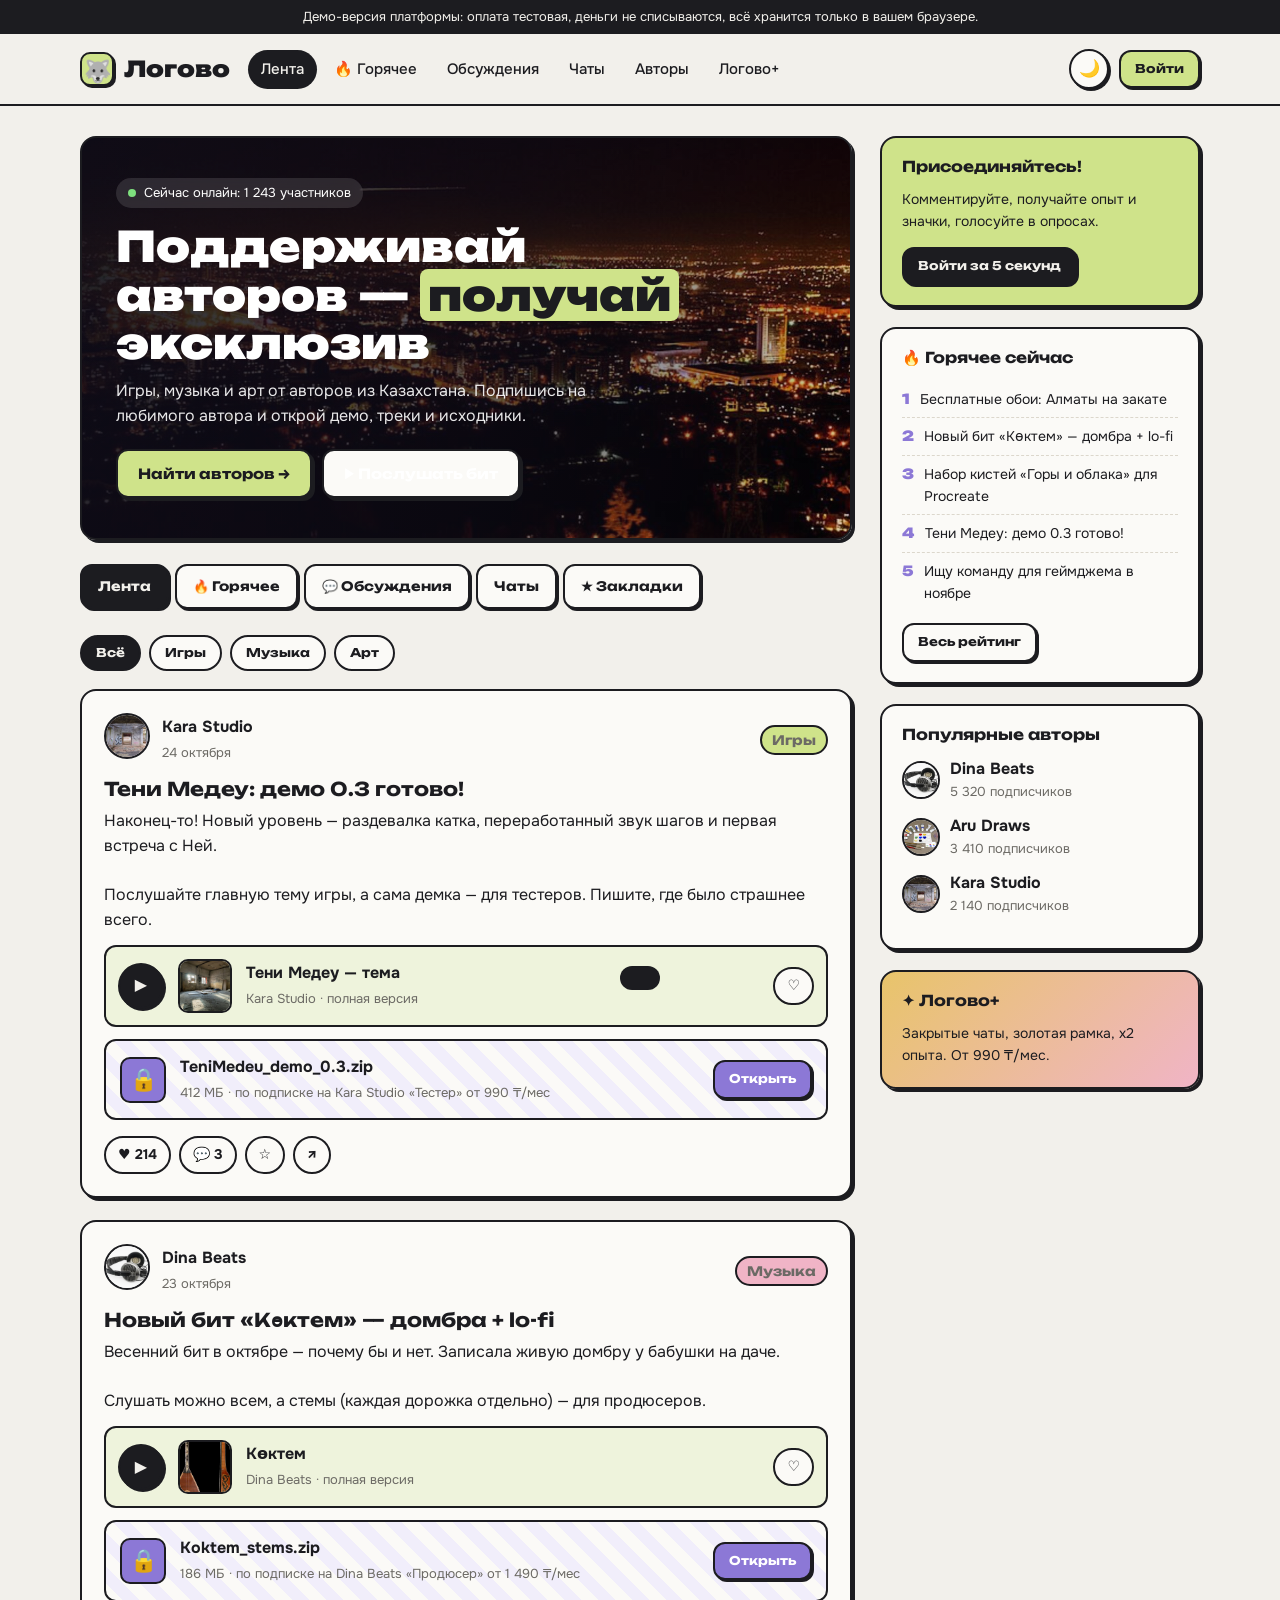
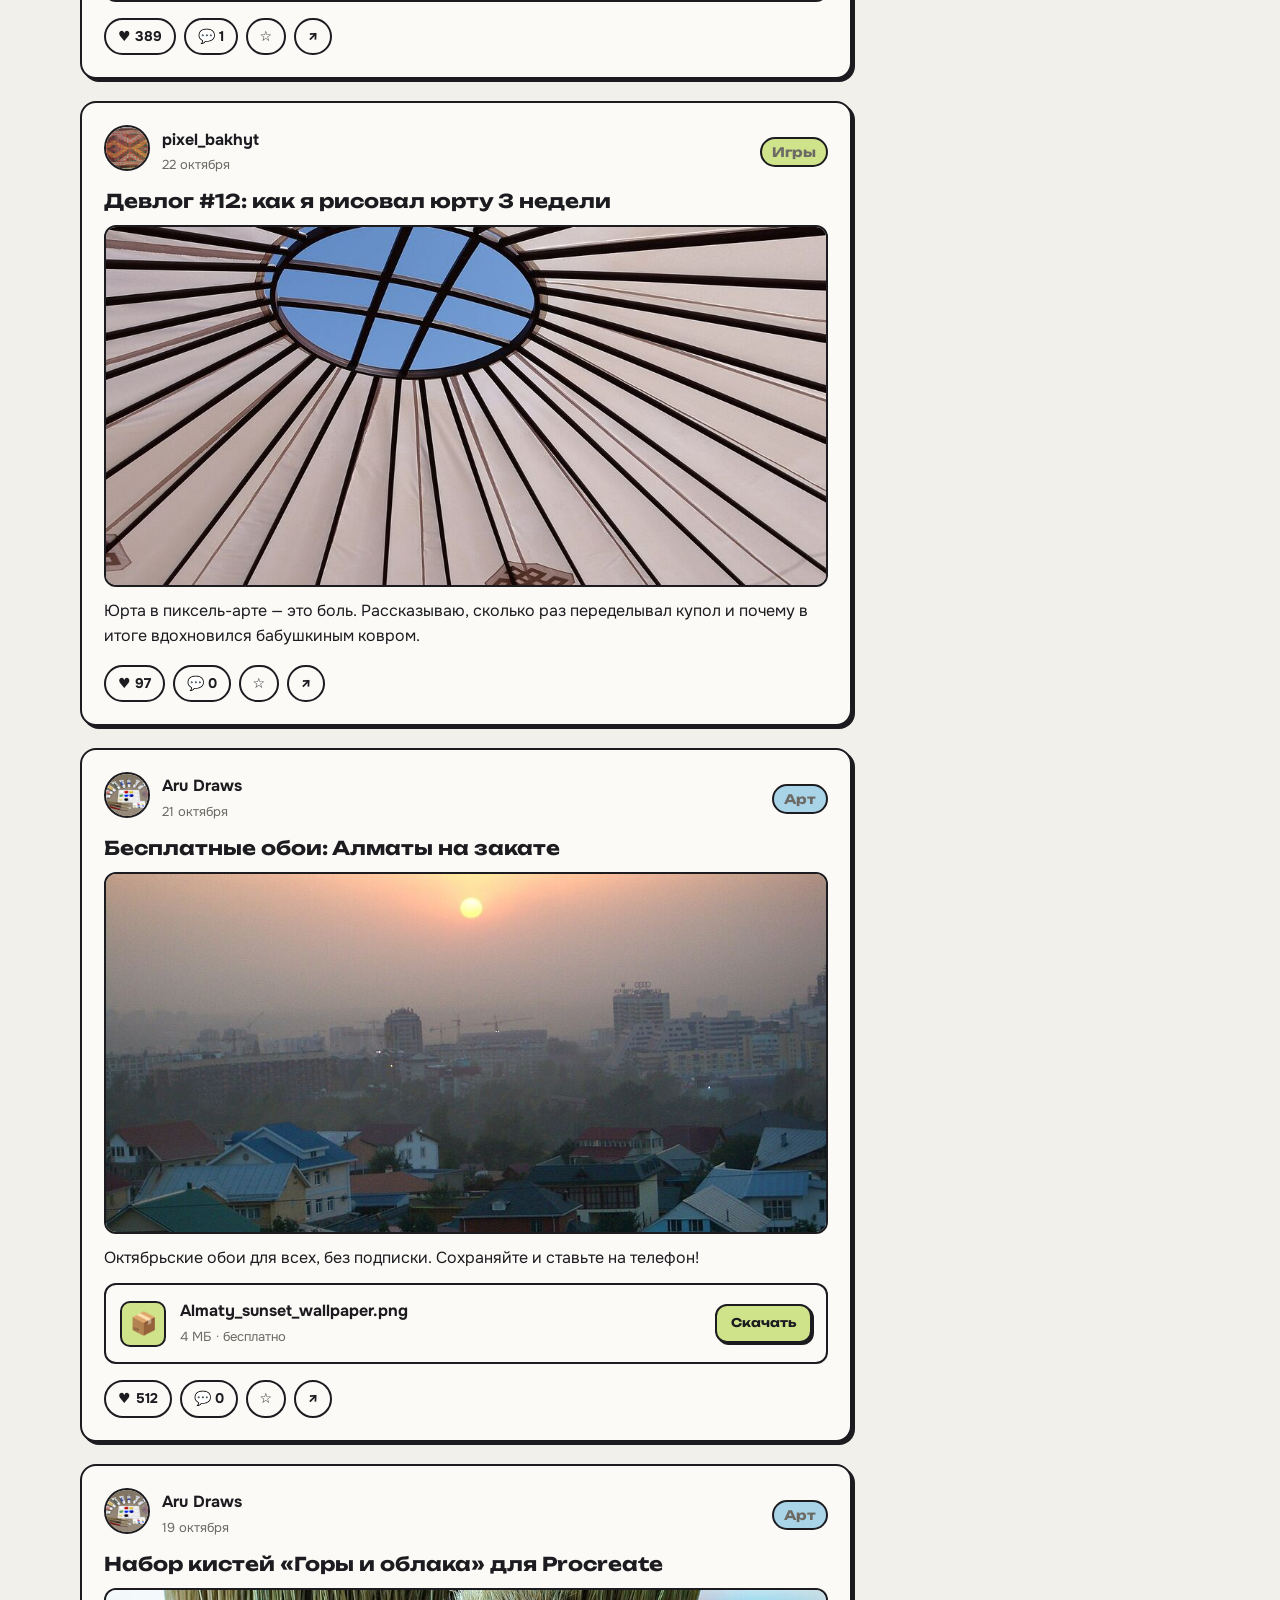
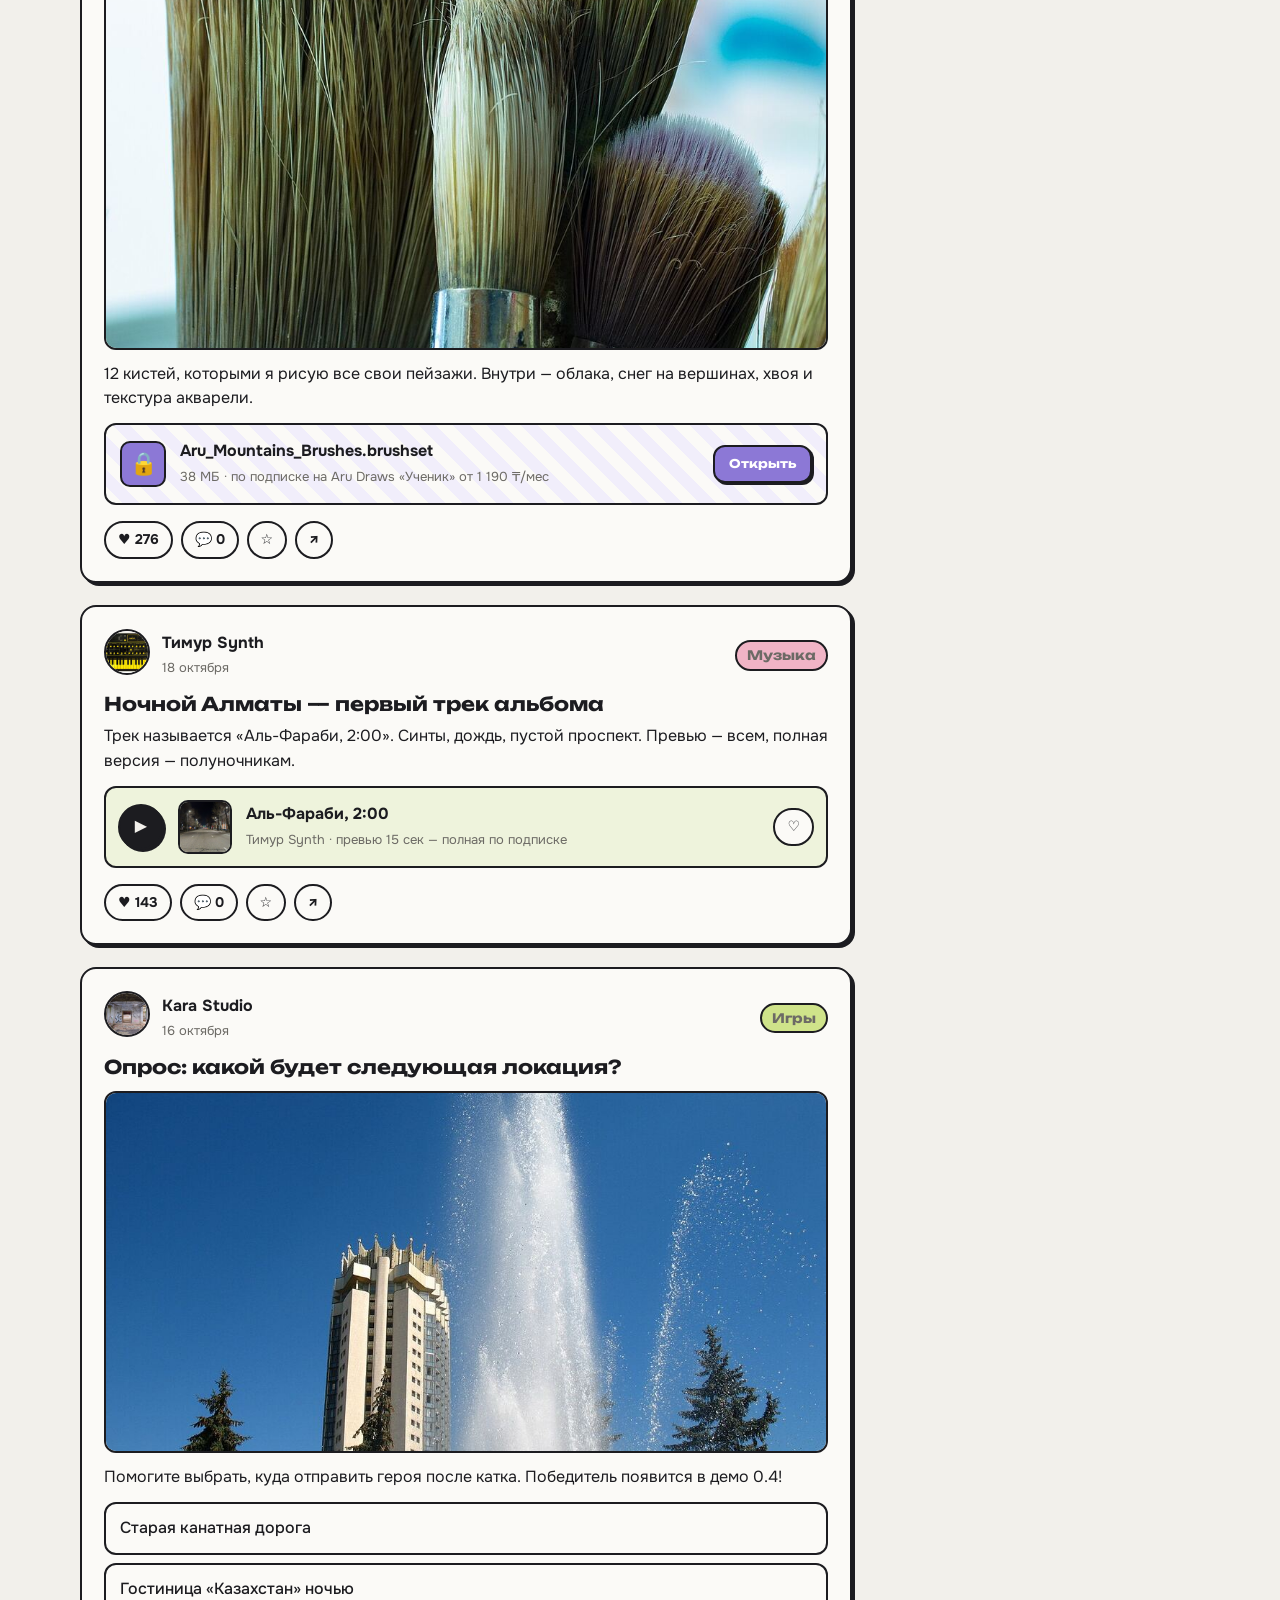
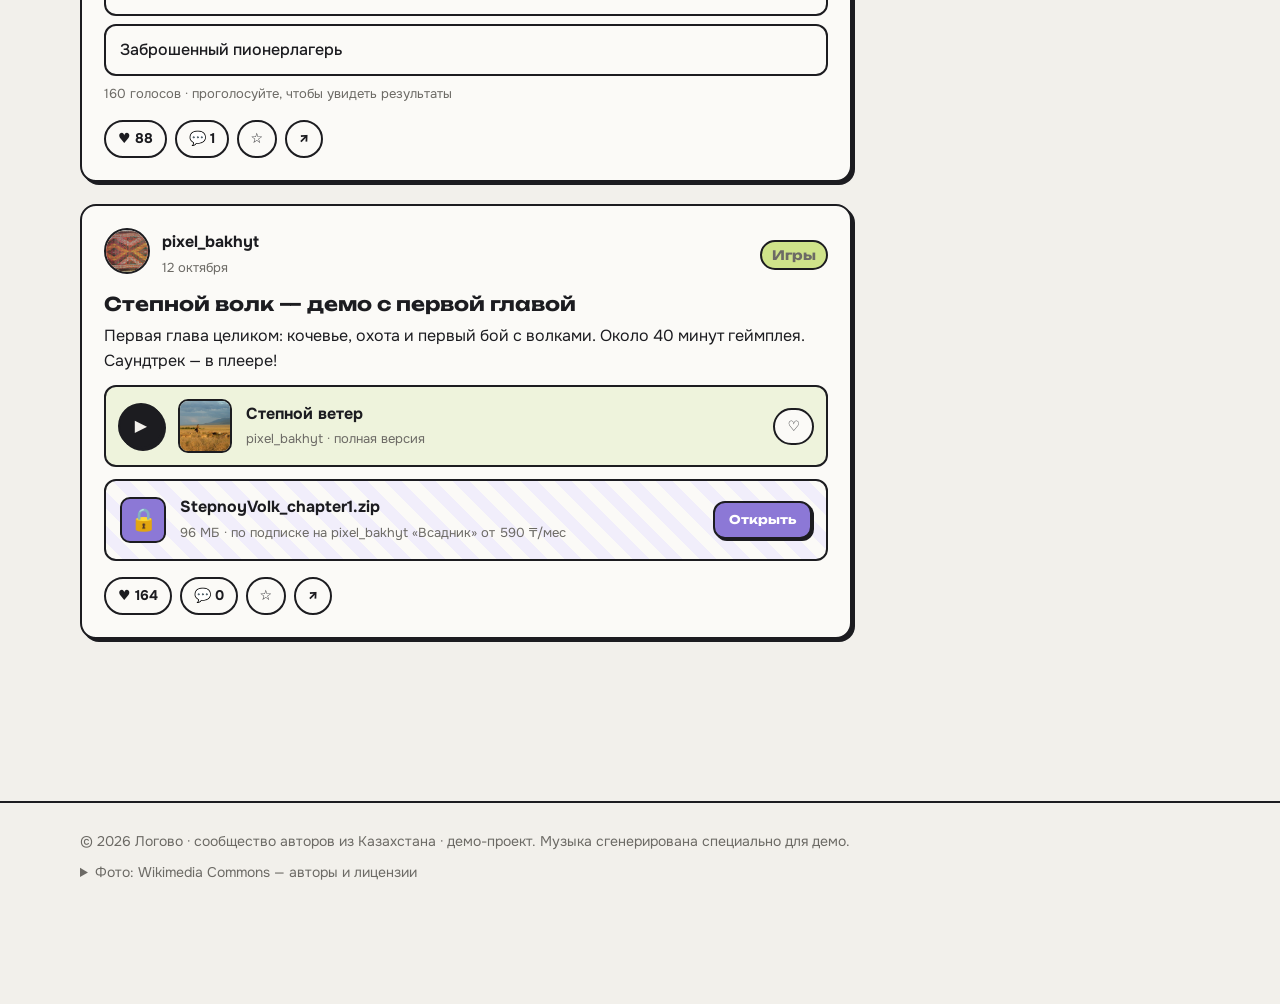
<file: logovo/index.html>
<!doctype html>
<html lang="ru">
<head>
<meta charset="utf-8">
<meta name="viewport" content="width=device-width, initial-scale=1">
<title>Логово — сообщество авторов игр, музыки и арта</title>
<meta name="robots" content="noindex, follow">
<meta name="description" content="Форум для авторов и фанатов: игры, музыка, арт. Подписывайтесь на любимых авторов и получайте доступ к демо, трекам и исходникам.">
<link rel="preconnect" href="https://fonts.googleapis.com">
<link rel="preconnect" href="https://fonts.gstatic.com" crossorigin>
<link href="https://fonts.googleapis.com/css2?family=Onest:wght@400;500;700&family=Unbounded:wght@500;700;900&display=swap" rel="stylesheet">
<style>
  /* Светлая тема */
  :root {
    --bg: #f2f0eb;
    --paper: #fbfaf7;
    --ink: #1c1c20;
    --muted: #6c6a65;
    --line: #1c1c20;
    --shadow-c: #1c1c20;
    --soft: #eef3dc;
    --stripe: #f1eefb;
    --dash: #dcd7cc;
    --lime: #cfe38a;
    --violet: #8c78d6;
    --pink: #f0b4c6;
    --blue: #a9d4e8;
    --gold: #e8c46a;
    --on-accent: #1c1c20;
    --b: 2px solid var(--line);
    --sh: 3px 3px 0 var(--shadow-c);
    --r: 16px;
  }
  /* Тёмная тема */
  :root[data-theme="dark"] {
    --bg: #131316;
    --paper: #1c1c21;
    --ink: #ecebe6;
    --muted: #9b9a94;
    --line: #36363e;
    --shadow-c: #050507;
    --soft: #252b1c;
    --stripe: #211f2b;
    --dash: #33333a;
    --lime: #b8cf72;
    --violet: #8a77cf;
    --pink: #d99aae;
    --blue: #86b5ca;
    --gold: #cfae5c;
  }
  :root[data-size="lg"] { font-size: 18px; }
  * { box-sizing: border-box; margin: 0; padding: 0; }
  body { font-family: "Onest", system-ui, sans-serif; background: var(--bg); color: var(--ink); line-height: 1.55; font-size: 1rem; transition: background .3s, color .3s; }
  .card, .btn, .chip, .tier, .opt, .file, header, input, textarea, select { transition: background-color .3s, border-color .3s, color .2s, transform .1s, box-shadow .1s; }
  h1, h2, h3, .logo, .btn, .tag, .chip, .tab { font-family: "Unbounded", sans-serif; }
  h1, h2, h3 { line-height: 1.15; }
  a { color: inherit; }
  button { font: inherit; color: inherit; }
  img { max-width: 100%; }
  .wrap { max-width: 1160px; margin: 0 auto; padding: 0 20px; }
  .muted { color: var(--muted); }
  .small { font-size: 13px; }

  /* Шапка */
  header { position: sticky; top: 0; z-index: 40; background: var(--bg); border-bottom: var(--b); }
  .nav { display: flex; align-items: center; gap: 18px; height: 70px; }
  .logo { font-weight: 900; font-size: 22px; text-decoration: none; display: flex; align-items: center; gap: 10px; }
  .logo i { width: 34px; height: 34px; border: var(--b); border-radius: 10px; background: var(--lime); display: grid; place-items: center; font-style: normal; box-shadow: 2px 2px 0 var(--shadow-c); }
  .nav nav { display: flex; gap: 4px; flex: 1; }
  .nav nav a { text-decoration: none; padding: 8px 13px; border-radius: 99px; font-weight: 500; font-size: 15px; white-space: nowrap; }
  .nav nav a:hover, .nav nav a.on { background: var(--ink); color: var(--bg); }
  .user { display: flex; align-items: center; gap: 10px; margin-left: auto; }
  .round-btn { position: relative; width: 40px; height: 40px; border: var(--b); border-radius: 50%; background: var(--paper); cursor: pointer; font-size: 17px; box-shadow: 2px 2px 0 var(--shadow-c); display: grid; place-items: center; text-decoration: none; }
  .round-btn:hover { transform: translate(-1px, -1px); }
  .dot { position: absolute; top: -5px; right: -5px; min-width: 20px; height: 20px; padding: 0 5px; border-radius: 99px; background: var(--pink); color: var(--on-accent); border: 2px solid var(--line); font-size: 11px; font-weight: 700; display: grid; place-items: center; }
  .me-chip { display: flex; align-items: center; gap: 8px; text-decoration: none; padding: 3px 12px 3px 3px; border: var(--b); border-radius: 99px; background: var(--paper); box-shadow: 2px 2px 0 var(--shadow-c); }
  .me-chip b { font-size: 13px; display: block; line-height: 1.1; }
  .me-chip span { font-size: 11px; color: var(--muted); display: block; line-height: 1.2; }

  /* Уведомления */
  .notif-panel { position: absolute; right: 20px; top: 76px; width: 360px; max-width: calc(100vw - 40px); max-height: 70vh; overflow: auto; z-index: 60; padding: 10px; display: none; }
  .notif-panel.open { display: block; animation: pop .2s; }
  .notif { display: flex; gap: 10px; padding: 10px; border-radius: 10px; text-decoration: none; font-size: 14px; }
  .notif:hover { background: var(--soft); }
  .notif.unread { background: var(--stripe); }
  .notif .ic { font-size: 20px; }

  /* Кнопки */
  .btn { display: inline-flex; align-items: center; justify-content: center; gap: 8px; padding: 12px 20px; border: var(--b); border-radius: 12px; background: var(--paper); font-size: 14px; font-weight: 700; text-decoration: none; cursor: pointer; box-shadow: var(--sh); }
  .btn:hover { transform: translate(-1px, -1px); box-shadow: 4px 4px 0 var(--shadow-c); }
  .btn:active { transform: translate(3px, 3px); box-shadow: 0 0 0 var(--shadow-c); }
  .btn.lime { background: var(--lime); color: var(--on-accent); }
  .btn.violet { background: var(--violet); color: #fff; }
  .btn.gold { background: var(--gold); color: var(--on-accent); }
  .btn.ink { background: var(--ink); color: var(--bg); }
  .btn.sm { padding: 8px 14px; font-size: 12px; box-shadow: 2px 2px 0 var(--shadow-c); }
  .btn.full { width: 100%; }
  .btn[disabled] { opacity: .5; pointer-events: none; }

  .chip { display: inline-block; padding: 7px 14px; border: var(--b); border-radius: 99px; background: var(--paper); font-size: 12px; font-weight: 700; cursor: pointer; text-decoration: none; }
  .chip.on { background: var(--ink); color: var(--bg); }
  .tag { display: inline-block; padding: 3px 10px; border: 2px solid var(--line); border-radius: 99px; font-size: 11px; font-weight: 700; color: var(--on-accent); white-space: nowrap; }
  .tag.games { background: var(--lime); } .tag.music { background: var(--pink); } .tag.art { background: var(--blue); } .tag.talk { background: var(--gold); }
  .plus-badge { display: inline-block; background: var(--gold); color: var(--on-accent); border-radius: 6px; font-size: 10px; font-weight: 900; padding: 1px 6px; margin-left: 4px; vertical-align: middle; font-family: "Unbounded", sans-serif; }

  .card { background: var(--paper); border: var(--b); border-radius: var(--r); box-shadow: var(--sh); }
  .ava { flex: none; display: inline-grid; place-items: center; border: var(--b); border-radius: 50%; font-family: "Unbounded", sans-serif; font-weight: 900; color: var(--on-accent); object-fit: cover; overflow: hidden; }
  .ava.plus { outline: 3px solid var(--gold); outline-offset: 1px; }

  main { padding: 30px 0 140px; min-height: 70vh; }
  .layout { display: grid; grid-template-columns: 1fr 320px; gap: 28px; align-items: start; }
  aside { position: sticky; top: 90px; display: grid; gap: 20px; }
  aside .card { padding: 20px; }
  aside h3 { font-size: 15px; margin-bottom: 14px; }
  .page-title { font-size: 32px; margin-bottom: 6px; }
  .page-sub { color: var(--muted); margin-bottom: 24px; }

  /* Вкладки ленты */
  .tabs { display: flex; gap: 6px; margin-bottom: 22px; overflow-x: auto; padding-bottom: 4px; }
  .tab { flex: none; padding: 10px 16px; border: var(--b); border-radius: 12px; background: var(--paper); font-size: 13px; font-weight: 700; text-decoration: none; box-shadow: 2px 2px 0 var(--shadow-c); }
  .tab.on { background: var(--ink); color: var(--bg); }

  /* Главный баннер */
  .hero { padding: 40px 34px; margin-bottom: 24px; color: #fff; position: relative; overflow: hidden;
    background: linear-gradient(100deg, rgba(14,12,24,.92) 0%, rgba(14,12,24,.65) 55%, rgba(14,12,24,.15) 100%), url("img/hero.jpg") center / cover; }
  .hero h1 { font-size: clamp(26px, 4vw, 42px); font-weight: 900; max-width: 600px; margin-bottom: 12px; }
  .hero h1 mark { background: var(--lime); color: var(--on-accent); padding: 0 8px; border-radius: 8px; }
  .hero p { max-width: 520px; font-size: 16px; opacity: .9; margin-bottom: 20px; }
  .hero .btns { display: flex; gap: 10px; flex-wrap: wrap; }
  .live { display: inline-flex; align-items: center; gap: 8px; font-size: 13px; margin-bottom: 14px; padding: 5px 12px; border-radius: 99px; background: rgba(255,255,255,.12); backdrop-filter: blur(6px); }
  .live::before { content: ""; width: 8px; height: 8px; border-radius: 50%; background: #7ee07e; animation: pulse 1.8s infinite; }
  @keyframes pulse { 0% { box-shadow: 0 0 0 0 rgba(126,224,126,.6); } 70% { box-shadow: 0 0 0 8px rgba(126,224,126,0); } }

  /* Пост */
  .post { padding: 22px; margin-bottom: 22px; }
  .post-head { display: flex; align-items: center; gap: 12px; margin-bottom: 12px; }
  .post-head .who { flex: 1; min-width: 0; }
  .post-head b { display: block; }
  .post-head a { text-decoration: none; }
  .post-head span { color: var(--muted); font-size: 13px; }
  .post h2 { font-size: 19px; margin-bottom: 8px; }
  .post h2 a { text-decoration: none; }
  .post h2 a:hover { text-decoration: underline; }
  .post p.text { white-space: pre-line; overflow-wrap: anywhere; }
  .cover { display: block; width: 100%; aspect-ratio: 16 / 8; object-fit: cover; border: var(--b); border-radius: 12px; margin: 12px 0; }
  .compact .cover { display: none; }
  .post-foot { display: flex; align-items: center; gap: 8px; margin-top: 16px; flex-wrap: wrap; }
  .icon-btn { border: 2px solid var(--line); background: var(--paper); color: var(--ink); border-radius: 99px; padding: 6px 12px; cursor: pointer; font-weight: 700; font-size: 14px; text-decoration: none; }
  .icon-btn.on { background: var(--pink); color: var(--on-accent); }
  .icon-btn.saved { background: var(--gold); color: var(--on-accent); }

  /* Файл */
  .file { display: flex; align-items: center; gap: 14px; padding: 14px; border: var(--b); border-radius: 12px; margin-top: 12px; }
  .file .ic { width: 46px; height: 46px; border: var(--b); border-radius: 10px; display: grid; place-items: center; font-size: 22px; background: var(--lime); flex: none; }
  .file .meta { flex: 1; min-width: 0; }
  .file .meta b { display: block; overflow-wrap: anywhere; }
  .file .meta span { color: var(--muted); font-size: 13px; }
  .file.locked { background: repeating-linear-gradient(45deg, var(--paper) 0 12px, var(--stripe) 12px 24px); }
  .file.locked .ic { background: var(--violet); color: #fff; }

  /* Трек в посте */
  .track { display: flex; align-items: center; gap: 14px; padding: 12px; border: var(--b); border-radius: 12px; margin-top: 12px; background: var(--soft); }
  .track img { width: 54px; height: 54px; object-fit: cover; border-radius: 10px; border: var(--b); }
  .track .meta { flex: 1; min-width: 0; }
  .track .meta b { display: block; }
  .play-btn { width: 46px; height: 46px; flex: none; border-radius: 50%; border: var(--b); background: var(--ink); color: var(--bg); cursor: pointer; font-size: 16px; box-shadow: 2px 2px 0 var(--shadow-c); }
  .eq { display: none; gap: 2px; align-items: end; height: 14px; margin-left: 6px; vertical-align: middle; }
  .playing .eq { display: inline-flex; }
  .eq i { width: 3px; background: currentColor; animation: eq .8s ease-in-out infinite; }
  .eq i:nth-child(2) { animation-delay: -.3s; } .eq i:nth-child(3) { animation-delay: -.5s; } .eq i:nth-child(4) { animation-delay: -.15s; }
  @keyframes eq { 0%, 100% { height: 3px; } 50% { height: 14px; } }

  /* Опрос */
  .poll { margin-top: 12px; display: grid; gap: 8px; }
  .poll-opt { position: relative; overflow: hidden; text-align: left; padding: 12px 14px; border: var(--b); border-radius: 12px; background: var(--paper); cursor: pointer; font-weight: 500; }
  .poll-opt .bar { position: absolute; inset: 0 auto 0 0; background: var(--soft); transition: width .6s cubic-bezier(.3,.8,.3,1); }
  .poll-opt span { position: relative; display: flex; justify-content: space-between; gap: 10px; }
  .poll-opt.mine { border-color: var(--violet); }
  .poll-opt.mine .bar { background: color-mix(in srgb, var(--violet) 25%, transparent); }
  .poll[data-voted] .poll-opt { cursor: default; }

  /* Автор */
  .banner { height: 240px; border: var(--b); border-radius: var(--r); box-shadow: var(--sh); margin-bottom: -60px; background-size: cover; background-position: center; }
  .author-top { display: flex; align-items: end; gap: 20px; padding: 0 24px; margin-bottom: 26px; flex-wrap: wrap; }
  .author-top .info { flex: 1; padding-top: 70px; }
  .author-top h1 { font-size: 30px; }
  .stats { display: flex; gap: 22px; margin-top: 8px; font-size: 14px; flex-wrap: wrap; }
  .stats b { font-family: "Unbounded", sans-serif; }

  .tiers { display: grid; gap: 14px; }
  .tier { padding: 18px; border: var(--b); border-radius: 14px; background: var(--paper); position: relative; }
  .tier.hl { background: var(--soft); }
  .tier h4 { font-family: "Unbounded", sans-serif; font-size: 15px; }
  .tier .price { font-family: "Unbounded", sans-serif; font-size: 22px; font-weight: 900; margin: 6px 0 10px; }
  .tier .price small { font-size: 12px; font-weight: 500; color: var(--muted); }
  .tier ul { list-style: none; margin-bottom: 14px; font-size: 14px; }
  .tier li { padding: 3px 0 3px 22px; position: relative; }
  .tier li::before { content: "✓"; position: absolute; left: 0; font-weight: 900; }
  .tier .mine { position: absolute; top: -12px; right: 14px; background: var(--lime); color: var(--on-accent); border: 2px solid var(--line); border-radius: 99px; padding: 2px 10px; font-size: 11px; font-weight: 700; font-family: "Unbounded", sans-serif; }

  /* Комментарии */
  .comments { margin-top: 22px; padding: 22px; }
  .comments-head { display: flex; justify-content: space-between; align-items: center; gap: 10px; margin-bottom: 14px; flex-wrap: wrap; }
  .comments h3 { font-size: 17px; }
  .comment { display: flex; gap: 12px; padding: 14px 0; border-top: 2px dashed var(--dash); }
  .comment .body { flex: 1; min-width: 0; }
  .comment .name { font-weight: 700; font-size: 14px; }
  .comment .when { color: var(--muted); font-size: 12px; margin-left: 6px; }
  .comment p { margin-top: 2px; overflow-wrap: anywhere; white-space: pre-line; }
  .c-actions { display: flex; gap: 14px; margin-top: 6px; font-size: 13px; }
  .c-actions button { background: none; border: 0; cursor: pointer; color: var(--muted); font-weight: 700; padding: 0; }
  .c-actions button.on { color: var(--pink); }
  .replies { margin-top: 6px; padding-left: 16px; border-left: 2px solid var(--dash); }
  .replies .comment { border-top: 0; padding: 10px 0 4px; }
  .reply-form { margin-top: 10px; display: flex; gap: 8px; }
  .reply-form input { padding: 8px 12px; }

  textarea, input, select { width: 100%; font: inherit; padding: 12px 14px; border: var(--b); border-radius: 12px; background: var(--paper); color: var(--ink); color-scheme: light dark; }
  textarea { resize: vertical; min-height: 90px; }
  textarea:focus, input:focus, select:focus { outline: none; box-shadow: 3px 3px 0 var(--violet); }
  label { display: block; font-weight: 700; font-size: 14px; margin: 16px 0 6px; }
  .hint { color: var(--muted); font-size: 13px; margin-top: 6px; }

  /* Горячее */
  .hot-item { display: flex; gap: 16px; align-items: center; padding: 16px 18px; margin-bottom: 12px; text-decoration: none; }
  .hot-item .rank { font-family: "Unbounded", sans-serif; font-weight: 900; font-size: 26px; width: 44px; text-align: center; flex: none; }
  .hot-item:nth-child(-n+3) .rank { color: var(--violet); }
  .hot-item img { width: 76px; height: 56px; object-fit: cover; border-radius: 10px; border: var(--b); flex: none; }
  .hot-item .meta { flex: 1; min-width: 0; }
  .hot-item .meta b { display: block; overflow: hidden; text-overflow: ellipsis; white-space: nowrap; }
  .hot-item .heat { font-size: 13px; font-weight: 700; white-space: nowrap; }
  .hot-mini { display: flex; gap: 10px; align-items: baseline; text-decoration: none; padding: 7px 0; font-size: 14px; border-top: 1px dashed var(--dash); }
  .hot-mini:first-of-type { border-top: 0; }
  .hot-mini i { font-style: normal; font-weight: 900; font-family: "Unbounded", sans-serif; color: var(--violet); }

  /* Обсуждения */
  .thread { display: flex; gap: 14px; padding: 18px; margin-bottom: 14px; text-decoration: none; align-items: center; }
  .thread .meta { flex: 1; min-width: 0; }
  .thread h3 { font-size: 16px; margin-bottom: 4px; }
  .thread .nums { text-align: right; font-size: 13px; color: var(--muted); flex: none; }
  .thread .nums b { display: block; font-family: "Unbounded", sans-serif; color: var(--ink); font-size: 16px; }

  /* Чаты */
  .rooms { display: grid; grid-template-columns: repeat(auto-fill, minmax(260px, 1fr)); gap: 16px; }
  .room { padding: 20px; text-decoration: none; position: relative; }
  .room h3 { font-size: 16px; margin: 8px 0 6px; }
  .room .lock { position: absolute; top: 16px; right: 16px; }
  .room.locked { background: repeating-linear-gradient(45deg, var(--paper) 0 12px, var(--stripe) 12px 24px); }
  .chat { display: flex; flex-direction: column; height: min(640px, calc(100vh - 260px)); overflow: hidden; }
  .chat-head { padding: 16px 20px; border-bottom: var(--b); display: flex; align-items: center; gap: 12px; }
  .chat-log { flex: 1; overflow-y: auto; padding: 18px 20px; display: flex; flex-direction: column; gap: 12px; }
  .msg { display: flex; gap: 10px; max-width: 80%; }
  .msg .bubble { background: var(--bg); border: 2px solid var(--line); border-radius: 14px 14px 14px 4px; padding: 8px 12px; }
  .msg .bubble b { font-size: 13px; display: block; }
  .msg.mine { align-self: flex-end; flex-direction: row-reverse; }
  .msg.mine .bubble { background: var(--soft); border-radius: 14px 14px 4px 14px; }
  .typing { color: var(--muted); font-size: 13px; padding: 0 20px 8px; min-height: 22px; }
  .chat-form { display: flex; gap: 10px; padding: 14px 20px; border-top: var(--b); }

  /* Логово+ */
  .plus-hero { padding: 40px; text-align: center; background: linear-gradient(135deg, var(--gold), var(--pink)); color: var(--on-accent); margin-bottom: 26px; }
  .plus-hero h1 { font-size: clamp(30px, 5vw, 48px); margin-bottom: 10px; }
  .perks { display: grid; grid-template-columns: repeat(auto-fill, minmax(230px, 1fr)); gap: 16px; margin-bottom: 26px; }
  .perk { padding: 20px; }
  .perk .ic { font-size: 28px; }
  .perk h3 { font-size: 15px; margin: 8px 0 4px; }
  .plans { display: grid; grid-template-columns: 1fr 1fr; gap: 20px; max-width: 700px; margin: 0 auto; }
  .note-box { padding: 16px 20px; border: 2px dashed var(--line); border-radius: 14px; margin: 26px auto 0; max-width: 700px; font-size: 14px; }

  /* Профиль и уровни */
  .xp { height: 12px; border: 2px solid var(--line); border-radius: 99px; overflow: hidden; background: var(--bg); margin: 8px 0 4px; }
  .xp i { display: block; height: 100%; background: var(--lime); transition: width .6s; }
  .badges { display: flex; flex-wrap: wrap; gap: 8px; }
  .badge { display: flex; align-items: center; gap: 6px; padding: 6px 12px; border: 2px solid var(--line); border-radius: 99px; font-size: 13px; font-weight: 700; background: var(--paper); }
  .badge.off { opacity: .35; filter: grayscale(1); }

  /* Настройки */
  .settings { display: grid; grid-template-columns: 220px 1fr; gap: 28px; align-items: start; }
  .settings nav { position: sticky; top: 90px; display: grid; gap: 6px; }
  .settings nav a { text-decoration: none; padding: 10px 14px; border-radius: 12px; font-weight: 700; font-size: 14px; }
  .settings nav a:hover { background: var(--soft); }
  .set-card { padding: 24px; margin-bottom: 22px; scroll-margin-top: 90px; }
  .set-card h2 { font-size: 18px; margin-bottom: 4px; }
  .switch { display: flex; align-items: center; justify-content: space-between; gap: 16px; padding: 12px 0; border-top: 1px dashed var(--dash); cursor: pointer; margin: 0; font-weight: 500; }
  .switch:first-of-type { border-top: 0; }
  .switch input { appearance: none; width: 48px; height: 28px; flex: none; border: var(--b); border-radius: 99px; background: var(--bg); position: relative; cursor: pointer; padding: 0; transition: background .2s; }
  .switch input::after { content: ""; position: absolute; top: 3px; left: 3px; width: 18px; height: 18px; border-radius: 50%; background: var(--ink); transition: transform .2s; }
  .switch input:checked { background: var(--lime); }
  .switch input:checked::after { transform: translateX(20px); background: var(--on-accent); }
  .colors { display: flex; gap: 10px; flex-wrap: wrap; }
  .colors button { width: 36px; height: 36px; border-radius: 50%; border: 3px solid var(--paper); outline: 2px solid var(--line); cursor: pointer; position: relative; }
  .colors button.on { outline: 3px solid var(--violet); }
  .colors button[data-plus-only]::after { content: "+"; position: absolute; right: -6px; top: -8px; background: var(--gold); color: var(--on-accent); border-radius: 50%; width: 16px; height: 16px; font-size: 11px; font-weight: 900; display: grid; place-items: center; }
  .avatar-edit { display: flex; align-items: center; gap: 18px; flex-wrap: wrap; }
  .tier-row { display: grid; grid-template-columns: 1fr 120px; gap: 8px; margin-bottom: 8px; }
  .tier-row input:last-child { grid-column: 1 / -1; }
  .seg { display: inline-flex; border: var(--b); border-radius: 12px; overflow: hidden; }
  .seg button { border: 0; background: var(--paper); padding: 9px 16px; cursor: pointer; font-weight: 700; font-size: 13px; }
  .seg button + button { border-left: var(--b); }
  .seg button.on { background: var(--ink); color: var(--bg); }

  /* Создание */
  .types { display: grid; grid-template-columns: repeat(4, 1fr); gap: 10px; margin-bottom: 8px; }
  .type { padding: 14px 10px; border: var(--b); border-radius: 14px; background: var(--paper); cursor: pointer; text-align: center; font-weight: 700; font-size: 13px; }
  .type div { font-size: 24px; }
  .type.on { background: var(--soft); box-shadow: 3px 3px 0 var(--violet); }

  /* Окна */
  .modal { position: fixed; inset: 0; z-index: 100; background: rgba(18,18,18,.55); display: none; align-items: center; justify-content: center; padding: 20px; }
  .modal.open { display: flex; animation: fade .2s; }
  @keyframes fade { from { opacity: 0; } }
  .modal .box { width: 100%; max-width: 480px; max-height: 92vh; overflow: auto; padding: 26px; animation: pop .25s cubic-bezier(.3,1.5,.5,1); }
  @keyframes pop { from { transform: scale(.94); opacity: 0; } }
  .box h2 { font-size: 20px; margin-bottom: 6px; }
  .box .sub { color: var(--muted); margin-bottom: 14px; }
  .x { float: right; border: 2px solid var(--line); background: var(--paper); border-radius: 50%; width: 34px; height: 34px; cursor: pointer; font-weight: 900; }
  .opts { display: grid; gap: 8px; }
  .opt { display: flex; align-items: center; gap: 12px; padding: 12px 14px; border: var(--b); border-radius: 12px; cursor: pointer; background: var(--paper); margin: 0; font-weight: 500; }
  .opt input { width: auto; accent-color: var(--violet); }
  .opt .grow { flex: 1; }
  .opt small { display: block; color: var(--muted); }
  .opt:has(input:checked) { background: var(--soft); }
  .sum { display: flex; justify-content: space-between; align-items: baseline; margin: 18px 0; padding-top: 14px; border-top: 2px dashed var(--dash); }
  .sum b { font-family: "Unbounded", sans-serif; font-size: 26px; }
  .safe { color: var(--muted); font-size: 12px; text-align: center; margin-top: 12px; }
  .center { text-align: center; }
  .big-ok { font-size: 64px; margin: 6px 0 10px; animation: pop .4s cubic-bezier(.3,1.8,.5,1); }

  /* Тестовая платёжная страница */
  .pay { max-width: 420px !important; padding: 0 !important; overflow: hidden; border-radius: 14px; background: #fff !important; color: #1c1c20; border-color: #1c1c20 !important; font-family: system-ui, sans-serif; }
  .pay-top { background: #1d2733; color: #fff; padding: 14px 20px; display: flex; justify-content: space-between; align-items: center; font-size: 14px; }
  .test-band { background: #ffe066; color: #5c4400; font-size: 13px; font-weight: 700; text-align: center; padding: 8px; }
  .pay-body { padding: 22px 22px 26px; }
  .pay-row { display: flex; justify-content: space-between; gap: 12px; padding: 6px 0; font-size: 14px; color: #444; }
  .pay-amount { font-size: 30px; font-weight: 800; margin: 6px 0 18px; }
  .kaspi { border: 1px solid #ddd; border-radius: 12px; padding: 16px; display: flex; gap: 16px; align-items: center; margin-bottom: 16px; font-size: 14px; color: #444; }
  .qr { width: 96px; height: 96px; flex: none; border: 6px solid #fff; outline: 1px solid #ddd; background:
      conic-gradient(from 90deg at 18% 18%, #111 25%, transparent 0) 0 0 / 32px 32px,
      repeating-linear-gradient(90deg, #111 0 4px, transparent 4px 9px),
      repeating-linear-gradient(0deg, #111 0 5px, transparent 5px 8px); background-blend-mode: normal, multiply; }
  .pay-btn { width: 100%; border: 0; border-radius: 10px; padding: 14px; font-size: 16px; font-weight: 700; cursor: pointer; background: #e4002b; color: #fff; }
  .pay-btn.card { background: #1d4ed8; }
  .pay-cancel { width: 100%; border: 0; background: none; padding: 12px; color: #666; cursor: pointer; text-decoration: underline; }
  .spinner { width: 54px; height: 54px; border: 5px solid #e5e5e5; border-top-color: #1d4ed8; border-radius: 50%; margin: 30px auto 16px; animation: spin .8s linear infinite; }
  @keyframes spin { to { transform: rotate(360deg); } }

  /* Плеер */
  .player { position: fixed; left: 12px; right: 12px; bottom: 12px; z-index: 50; display: none; grid-template-columns: minmax(180px, 1fr) minmax(260px, 2fr) minmax(160px, 1fr); gap: 20px; align-items: center; padding: 10px 16px; }
  .player.show { display: grid; animation: up .35s cubic-bezier(.3,1.3,.5,1); }
  @keyframes up { from { transform: translateY(120%); } }
  .pl-now { display: flex; align-items: center; gap: 12px; min-width: 0; }
  .pl-now img { width: 52px; height: 52px; border-radius: 10px; border: var(--b); object-fit: cover; flex: none; }
  .pl-now .meta { min-width: 0; }
  .pl-now b { display: block; white-space: nowrap; overflow: hidden; text-overflow: ellipsis; }
  .pl-now a { text-decoration: none; color: var(--muted); font-size: 13px; }
  .pl-mid { display: grid; gap: 4px; }
  .pl-ctrl { display: flex; justify-content: center; align-items: center; gap: 10px; }
  .pl-ctrl button { background: none; border: 0; cursor: pointer; font-size: 18px; width: 36px; height: 36px; border-radius: 50%; }
  .pl-ctrl button:hover { background: var(--soft); }
  .pl-ctrl .main { width: 44px; height: 44px; background: var(--ink); color: var(--bg); border: var(--b); }
  .pl-ctrl .main:hover { background: var(--ink); transform: scale(1.06); }
  .pl-ctrl button.on { color: var(--violet); }
  .pl-seek { display: flex; align-items: center; gap: 10px; font-size: 12px; color: var(--muted); font-variant-numeric: tabular-nums; }
  input[type=range] { -webkit-appearance: none; appearance: none; padding: 0; border: 0; height: 6px; border-radius: 99px; background: linear-gradient(to right, var(--violet) var(--p, 0%), var(--dash) var(--p, 0%)); cursor: pointer; box-shadow: none !important; }
  input[type=range]::-webkit-slider-thumb { -webkit-appearance: none; width: 14px; height: 14px; border-radius: 50%; background: var(--ink); border: 2px solid var(--paper); }
  input[type=range]::-moz-range-thumb { width: 12px; height: 12px; border-radius: 50%; background: var(--ink); border: 2px solid var(--paper); }
  .pl-right { display: flex; align-items: center; gap: 8px; justify-content: flex-end; }
  .pl-right input { max-width: 110px; }
  .preview-tag { display: inline-block; font-size: 10px; font-weight: 900; background: var(--violet); color: #fff; border-radius: 6px; padding: 1px 6px; margin-left: 6px; vertical-align: middle; font-family: "Unbounded", sans-serif; }
  .queue { position: fixed; right: 12px; bottom: 96px; width: 340px; max-width: calc(100vw - 24px); z-index: 55; padding: 12px; display: none; max-height: 60vh; overflow: auto; }
  .queue.open { display: block; animation: pop .2s; }
  .q-item { display: flex; align-items: center; gap: 10px; padding: 8px; border-radius: 10px; cursor: pointer; }
  .q-item:hover { background: var(--soft); }
  .q-item.cur { background: var(--stripe); }
  .q-item img { width: 40px; height: 40px; border-radius: 8px; object-fit: cover; }
  .q-item .meta { flex: 1; min-width: 0; font-size: 14px; }
  .q-item .meta span { display: block; color: var(--muted); font-size: 12px; }

  .toast { position: fixed; left: 50%; bottom: 110px; transform: translateX(-50%) translateY(200px); background: var(--ink); color: var(--bg); padding: 12px 20px; border-radius: 12px; font-weight: 700; z-index: 200; transition: transform .3s; max-width: calc(100% - 40px); text-align: center; }
  .toast.show { transform: translateX(-50%); }
  .empty { padding: 40px; text-align: center; color: var(--muted); }
  .back { display: inline-block; margin-bottom: 18px; font-weight: 700; text-decoration: none; }
  .demo-bar { background: var(--ink); color: var(--bg); text-align: center; font-size: 13px; padding: 7px 16px; }
  footer { border-top: var(--b); padding: 28px 0 120px; color: var(--muted); font-size: 14px; }
  .credits summary { cursor: pointer; margin-top: 10px; }
  .credits ul { list-style: none; margin-top: 10px; columns: 2 300px; font-size: 12px; }
  .credits li { margin-bottom: 4px; break-inside: avoid; }

  @media (max-width: 980px) {
    .layout, .settings { grid-template-columns: 1fr; }
    aside, .settings nav { position: static; }
    .settings nav { display: flex; overflow-x: auto; }
    .nav nav { display: none; }
    .player { grid-template-columns: 1fr auto; }
    .pl-mid .pl-seek, .pl-right input { display: none; }
    .pl-ctrl .side { display: none; }
  }
  @media (max-width: 600px) {
    .hero { padding: 26px 20px; }
    .author-top .info { padding-top: 0; }
    .me-chip div { display: none; }
    .me-chip { padding: 3px; }
    .types { grid-template-columns: 1fr 1fr; }
    .plans { grid-template-columns: 1fr; }
    .hot-item img { display: none; }
    .player { left: 6px; right: 6px; bottom: 6px; gap: 10px; }
    .pl-right { display: none; }
  }
</style>
<script>
  // Тема и размер шрифта выставляются до отрисовки, чтобы страница не мигала
  try {
    const s = JSON.parse(localStorage.getItem("logovo-demo") || "{}").settings || {};
    const theme = s.theme && s.theme !== "auto" ? s.theme : (matchMedia("(prefers-color-scheme: dark)").matches ? "dark" : "light");
    document.documentElement.dataset.theme = theme;
    if (s.bigFont) document.documentElement.dataset.size = "lg";
  } catch { document.documentElement.dataset.theme = "light"; }
</script>
</head>
<body>

<div class="demo-bar">Демо-версия платформы: оплата тестовая, деньги не списываются, всё хранится только в вашем браузере.</div>

<header>
  <div class="wrap nav">
    <a href="#/" class="logo"><i>🐺</i>Логово</a>
    <nav>
      <a href="#/" data-nav="">Лента</a>
      <a href="#/hot" data-nav="hot">🔥 Горячее</a>
      <a href="#/talk" data-nav="talk">Обсуждения</a>
      <a href="#/chats" data-nav="chats">Чаты</a>
      <a href="#/authors" data-nav="authors">Авторы</a>
      <a href="#/plus" data-nav="plus">Логово+</a>
    </nav>
    <div class="user" id="user"></div>
  </div>
</header>
<div class="card notif-panel" id="notif-panel"></div>

<main><div class="wrap" id="app"></div></main>

<footer><div class="wrap">© 2026 Логово · сообщество авторов из Казахстана · демо-проект. Музыка сгенерирована специально для демо.
  <details class="credits"><summary>Фото: Wikimedia Commons — авторы и лицензии</summary><ul id="credits"></ul></details>
</div></footer>

<!-- Плеер живёт вне страниц, поэтому музыка не прерывается при переходах -->
<div class="player card" id="player">
  <div class="pl-now">
    <img id="pl-cover" alt="">
    <div class="meta"><b id="pl-title"></b><a id="pl-author" href="#/"></a></div>
  </div>
  <div class="pl-mid">
    <div class="pl-ctrl">
      <button class="side" data-pl="shuffle" title="Перемешать" aria-label="Перемешать">🔀</button>
      <button data-pl="prev" title="Предыдущий" aria-label="Предыдущий">⏮</button>
      <button class="main" data-pl="toggle" id="pl-toggle" aria-label="Играть">▶</button>
      <button data-pl="next" title="Следующий" aria-label="Следующий">⏭</button>
      <button class="side" data-pl="repeat" title="Повтор" aria-label="Повтор">🔁</button>
    </div>
    <div class="pl-seek"><span id="pl-cur">0:00</span><input type="range" id="pl-seek" min="0" max="1000" value="0" aria-label="Перемотка"><span id="pl-dur">0:00</span></div>
  </div>
  <div class="pl-right">
    <button class="icon-btn" data-pl="like" id="pl-like" title="В любимое">♡</button>
    <button class="icon-btn" data-pl="queue" title="Очередь">☰</button>
    <span>🔊</span><input type="range" id="pl-vol" min="0" max="100" aria-label="Громкость">
  </div>
</div>
<div class="card queue" id="queue"></div>
<audio id="audio" preload="metadata"></audio>

<div class="modal" id="modal"><div class="box card" id="box"></div></div>
<div class="toast" id="toast"></div>

<script>
  // =====================================================================
  // ДАННЫЕ
  // =====================================================================
  const SECTIONS = { games: "Игры", music: "Музыка", art: "Арт" };

  const AUTHORS = [
    { id: "kara", name: "Kara Studio", handle: "@karastudio", section: "games", color: "#cfe38a",
      bio: "Инди-студия из Алматы. Делаем хоррор «Тени Медеу» — про заброшенный каток в горах.", followers: 2140,
      tiers: [
        { id: "fan", name: "Фанат", price: 490, perks: ["Новости разработки раньше всех", "Значок фаната на форуме"] },
        { id: "tester", name: "Тестер", price: 990, perks: ["Всё из «Фаната»", "Доступ к демо-версиям", "Чат тестеров"] },
        { id: "coauthor", name: "Соавтор", price: 2990, perks: ["Всё из «Тестера»", "Исходники уровней", "Ваше имя в титрах игры"] },
      ] },
    { id: "dina", name: "Dina Beats", handle: "@dinabeats", section: "music", color: "#f0b4c6",
      bio: "Битмейкер. Пишу lo-fi и хип-хоп биты с казахскими мотивами — домбра + 808.", followers: 5320,
      tiers: [
        { id: "listener", name: "Слушатель", price: 390, perks: ["Новые биты на неделю раньше", "Чат слушателей"] },
        { id: "producer", name: "Продюсер", price: 1490, perks: ["Всё из «Слушателя»", "Стемы и проекты битов", "Лицензия на некоммерческое использование"] },
      ] },
    { id: "bakhyt", name: "pixel_bakhyt", handle: "@pixel_bakhyt", section: "games", color: "#a9d4e8",
      bio: "Один разработчик, одна мечта: пиксельная RPG «Степной волк» про кочевников.", followers: 980,
      tiers: [
        { id: "rider", name: "Всадник", price: 590, perks: ["Девлоги каждую неделю", "Демо-версии игры"] },
        { id: "khan", name: "Хан", price: 1990, perks: ["Всё из «Всадника»", "Арт-бук в высоком качестве", "Персонаж в игре с вашим именем"] },
      ] },
    { id: "aru", name: "Aru Draws", handle: "@arudraws", section: "art", color: "#f3c39a",
      bio: "Иллюстратор. Рисую горы Алматы, котов и уютные кофейни. Делюсь кистями и процессом.", followers: 3410,
      tiers: [
        { id: "friend", name: "Друг", price: 290, perks: ["Обои для телефона каждый месяц", "Таймлапсы рисования"] },
        { id: "student", name: "Ученик", price: 1190, perks: ["Всё из «Друга»", "Мои кисти для Procreate", "PSD-файлы со слоями"] },
      ] },
    { id: "timur", name: "Тимур Synth", handle: "@timursynth", section: "music", color: "#c3b5ee",
      bio: "Synthwave и ретро-электроника. Пишу альбом «Ночной Алматы».", followers: 1760,
      tiers: [
        { id: "night", name: "Полуночник", price: 490, perks: ["Полные версии треков альбома", "Закулисье студии"] },
      ] },
  ];

  const TRACKS = [
    { id: "t1", author: "dina",   title: "Көктем",           src: "audio/koktem.mp3",   cover: "img/c-p2.jpg", access: null },
    { id: "t2", author: "timur",  title: "Аль-Фараби, 2:00", src: "audio/alfarabi.mp3", cover: "img/c-p6.jpg", access: "night" },
    { id: "t3", author: "kara",   title: "Тени Медеу — тема", src: "audio/medeu.mp3",   cover: "img/c-p1.jpg", access: null },
    { id: "t4", author: "bakhyt", title: "Степной ветер",    src: "audio/steppe.mp3",   cover: "img/c-p8.jpg", access: null },
  ];
  const PREVIEW_SECONDS = 15;

  const BASE_POSTS = [
    { id: "p1", author: "kara", title: "Тени Медеу: демо 0.3 готово!", date: "2026-10-24", likes: 214, track: "t3",
      text: "Наконец-то! Новый уровень — раздевалка катка, переработанный звук шагов и первая встреча с Ней.\n\nПослушайте главную тему игры, а сама демка — для тестеров. Пишите, где было страшнее всего.",
      file: { name: "TeniMedeu_demo_0.3.zip", size: "412 МБ" }, access: "tester" },
    { id: "p2", author: "dina", title: "Новый бит «Көктем» — домбра + lo-fi", date: "2026-10-23", likes: 389, track: "t1",
      text: "Весенний бит в октябре — почему бы и нет. Записала живую домбру у бабушки на даче.\n\nСлушать можно всем, а стемы (каждая дорожка отдельно) — для продюсеров.",
      file: { name: "Koktem_stems.zip", size: "186 МБ" }, access: "producer" },
    { id: "p3", author: "bakhyt", title: "Девлог #12: как я рисовал юрту 3 недели", date: "2026-10-22", likes: 97,
      text: "Юрта в пиксель-арте — это боль. Рассказываю, сколько раз переделывал купол и почему в итоге вдохновился бабушкиным ковром." },
    { id: "p4", author: "aru", title: "Бесплатные обои: Алматы на закате", date: "2026-10-21", likes: 512,
      text: "Октябрьские обои для всех, без подписки. Сохраняйте и ставьте на телефон!",
      file: { name: "Almaty_sunset_wallpaper.png", size: "4 МБ" }, access: null },
    { id: "p5", author: "aru", title: "Набор кистей «Горы и облака» для Procreate", date: "2026-10-19", likes: 276,
      text: "12 кистей, которыми я рисую все свои пейзажи. Внутри — облака, снег на вершинах, хвоя и текстура акварели.",
      file: { name: "Aru_Mountains_Brushes.brushset", size: "38 МБ" }, access: "student" },
    { id: "p6", author: "timur", title: "Ночной Алматы — первый трек альбома", date: "2026-10-18", likes: 143, track: "t2",
      text: "Трек называется «Аль-Фараби, 2:00». Синты, дождь, пустой проспект. Превью — всем, полная версия — полуночникам." },
    { id: "p7", author: "kara", title: "Опрос: какой будет следующая локация?", date: "2026-10-16", likes: 88,
      text: "Помогите выбрать, куда отправить героя после катка. Победитель появится в демо 0.4!",
      poll: ["Старая канатная дорога", "Гостиница «Казахстан» ночью", "Заброшенный пионерлагерь"], pollBase: [41, 67, 52] },
    { id: "p8", author: "bakhyt", title: "Степной волк — демо с первой главой", date: "2026-10-12", likes: 164, track: "t4",
      text: "Первая глава целиком: кочевье, охота и первый бой с волками. Около 40 минут геймплея. Саундтрек — в плеере!",
      file: { name: "StepnoyVolk_chapter1.zip", size: "96 МБ" }, access: "rider" },
  ];

  const BASE_THREADS = [
    { id: "d1", name: "Ерлан", section: "games", date: "2026-10-24", views: 1840, likes: 96,
      title: "Какие инди-игры из Казахстана вы знаете?", text: "Хочу собрать список. Я знаю пару хорроров и одну RPG. Делитесь — поддержим своих!" },
    { id: "d2", name: "Асель", section: "music", date: "2026-10-23", views: 1210, likes: 71,
      title: "С чего начать писать биты? Посоветуйте программы", text: "Есть ноутбук и наушники, бюджета почти нет. FL Studio, Ableton или что-то бесплатное?" },
    { id: "d3", name: "Мадина", section: "art", date: "2026-10-22", views: 960, likes: 58,
      title: "Покажите своё рабочее место художника 🎨", text: "Мой стол — сплошной хаос из маркеров и кружек. А у вас?" },
    { id: "d4", name: "Данияр", section: "games", date: "2026-10-20", views: 2310, likes: 140,
      title: "Ищу команду для геймджема в ноябре", text: "Нужен художник и звукорежиссёр. Я программист (Godot). Пишите сюда!" },
    { id: "d5", name: "Тимур", section: "music", date: "2026-10-17", views: 640, likes: 33,
      title: "Где в Алматы недорого записать вокал?", text: "Ищу студию до 10 000 ₸ за час. Поделитесь опытом." },
  ];

  const BASE_COMMENTS = {
    p1: [{ id: "c1", name: "Ерлан", text: "Звук шагов — мурашки! Ждём полную версию", date: "2026-10-24", likes: 24,
           replies: [{ id: "c1r1", name: "Kara Studio", text: "Спасибо! Записывали шаги на настоящем льду 😄", date: "2026-10-24", likes: 31 }] },
         { id: "c2", name: "Айгерим", text: "Музыка из главного меню просто топ", date: "2026-10-24", likes: 12, replies: [] }],
    p2: [{ id: "c3", name: "Асель", text: "Домбра + 808 — это гениально 🔥", date: "2026-10-23", likes: 40, replies: [] }],
    p7: [{ id: "c4", name: "Данияр", text: "Гостиница «Казахстан» ночью, без вариантов", date: "2026-10-16", likes: 19, replies: [] }],
    d1: [{ id: "c5", name: "Мадина", text: "«Тени Медеу» от Kara Studio — уже есть демка!", date: "2026-10-24", likes: 15, replies: [] },
         { id: "c6", name: "Арман", text: "Ещё «Степной волк» — пиксельная RPG, очень атмосферно", date: "2026-10-24", likes: 9, replies: [] }],
    d2: [{ id: "c7", name: "Dina Beats", text: "Начни с бесплатного — например, LMMS или Cakewalk. Главное — начать!", date: "2026-10-23", likes: 52, replies: [] }],
    d4: [{ id: "c8", name: "Aru Draws", text: "Могу помочь с артом, если по времени совпадём", date: "2026-10-21", likes: 22, replies: [] }],
  };

  const ROOMS = [
    { id: "general", name: "Общий чат", emoji: "💬", desc: "Болтаем обо всём: игры, музыка, жизнь в Алматы.", access: "open" },
    { id: "jam", name: "Геймджем-тусовка", emoji: "🎮", desc: "Ищем команды и делимся прогрессом.", access: "open" },
    { id: "club", name: "Клуб Логово+", emoji: "✦", desc: "Закрытый чат для участников Логово+. Встречи с авторами и анонсы раньше всех.", access: "plus" },
    { id: "studio", name: "Студия битмейкеров", emoji: "🎛", desc: "Разборы треков и обмен опытом. Только для Логово+.", access: "plus" },
    { id: "kara-test", name: "Чат тестеров Kara Studio", emoji: "👻", desc: "Обсуждаем демо «Тени Медеу» напрямую с разработчиками.", access: { author: "kara", tier: "tester" } },
    { id: "dina-fans", name: "Слушатели Dina Beats", emoji: "🎧", desc: "Первыми слушаем новые биты.", access: { author: "dina", tier: "listener" } },
  ];
  const BASE_MESSAGES = {
    general: [["Арман", "Всем привет! Кто идёт на фестиваль инди-игр в субботу?"], ["Асель", "Я! Говорят, Kara Studio будет показывать новую демку"], ["Ерлан", "Надо брать попкорн и валерьянку 😅"]],
    jam: [["Данияр", "Тема джема будет объявлена в пятницу в 19:00"], ["Мадина", "Я художник, ищу команду!"]],
    club: [["Модератор", "Добро пожаловать в клуб! В четверг — эфир с Dina Beats 🎧"]],
    studio: [["Тимур Synth", "Кто пробовал сайдчейн на пэды? Делюсь пресетом в пятницу"]],
    "kara-test": [["Kara Studio", "Демо 0.3 вышло! Ждём ваши баг-репорты сюда"]],
    "dina-fans": [["Dina Beats", "Скоро выложу бит с кобызом. Угадаете название?"]],
  };
  const BOT_NAMES = ["Арман", "Асель", "Ерлан", "Мадина", "Данияр", "Жания", "Нурлан"];
  const BOT_REPLIES = ["Согласен на 100%!", "О, интересно, расскажи подробнее", "Ахах, жиза 😄", "Плюсую!", "Я тоже об этом думал", "Кстати, кто слушал новый бит Dina?", "Сохраню себе, спасибо!", "Звучит круто 🔥"];

  const PLUS_PLANS = [
    { id: "month", name: "Месяц", price: 990, months: 1, note: "Попробовать" },
    { id: "year", name: "Год", price: 7990, months: 12, note: "Выгода 33%" },
  ];

  const LEVELS = [[0, "Новичок"], [50, "Свой"], [150, "Активист"], [300, "Знаток"], [600, "Легенда"], [1000, "Хранитель Логова"], [1600, "Вожак стаи"]];
  const BADGES = {
    hello:    ["👋", "Добро пожаловать", "Зарегистрироваться"],
    comment:  ["💬", "Голос", "Написать первый комментарий"],
    patron:   ["💎", "Меценат", "Подписаться на автора"],
    voter:    ["🗳", "Выборщик", "Проголосовать в опросе"],
    creator:  ["✍️", "Творец", "Опубликовать пост или обсуждение"],
    melomane: ["🎧", "Меломан", "Послушать 3 разных трека"],
    plus:     ["✦", "Логово+", "Оформить Логово+"],
    streak:   ["🔥", "Постоянство", "Заходить 3 дня подряд"],
  };
  const NICK_COLORS = [["#1c1c20", false], ["#8c78d6", false], ["#3e8e5a", false], ["#c0504d", false], ["#d4a017", true], ["#e05fa0", true], ["#2fa8c9", true], ["#ff7a00", true]];

  // =====================================================================
  // СОСТОЯНИЕ (хранится в браузере)
  // =====================================================================
  const KEY = "logovo-demo";
  const DEFAULTS = {
    user: null, subs: {}, plus: null, comments: {}, replies: {}, likes: {}, cLikes: {}, saved: {}, votes: {},
    myPosts: [], myThreads: [], chats: {}, notifs: [], liked: {}, played: {},
    author: { enabled: false, section: "games", tiers: [{ id: "my1", name: "Поддержка", price: 490, perks: ["Ранний доступ к постам"] }] },
    settings: { theme: "auto", bigFont: false, compact: false, notifyReplies: true, notifyAuthors: true, autoplay: true, volume: 70 },
    streak: { last: null, days: 0 },
  };
  function load() {
    try { return JSON.parse(localStorage.getItem(KEY)) || {}; } catch { return {}; }
  }
  const saved = load();
  const state = { ...structuredClone(DEFAULTS), ...saved, settings: { ...DEFAULTS.settings, ...(saved.settings || {}) } };
  function save() {
    try { localStorage.setItem(KEY, JSON.stringify(state)); }
    catch { toast("Не удалось сохранить: память браузера переполнена"); }
  }

  // =====================================================================
  // ПОМОЩНИКИ
  // =====================================================================
  const $ = id => document.getElementById(id);
  const esc = s => String(s ?? "").replace(/&/g, "&amp;").replace(/</g, "&lt;").replace(/>/g, "&gt;").replace(/"/g, "&quot;");
  const money = n => Number(n).toLocaleString("ru-RU") + " ₸";
  const today = () => new Date().toISOString().slice(0, 10);
  const uid = () => Math.random().toString(36).slice(2, 9);
  const fmtDate = d => new Date(d).toLocaleDateString("ru-RU", { day: "numeric", month: "long" });
  const fmtTime = s => `${Math.floor(s / 60)}:${String(Math.floor(s % 60)).padStart(2, "0")}`;
  const plusActive = () => !!state.plus && new Date(state.plus.until) > new Date();

  function myAuthor() {
    if (!state.user || !state.author.enabled) return null;
    return { id: "me", name: state.user.name, handle: "@" + state.user.name.toLowerCase().replace(/\s+/g, "_"), section: state.author.section,
      color: state.user.color || "#cfe38a", bio: state.user.bio || "Новый автор Логова.", followers: 0, tiers: state.author.tiers, mine: true };
  }
  const authorsAll = () => myAuthor() ? [...AUTHORS, myAuthor()] : AUTHORS;
  const authorOf = id => authorsAll().find(a => a.id === id);
  const allPosts = () => [...state.myPosts.filter(p => p.author !== "me" || myAuthor()), ...BASE_POSTS];
  const postOf = id => allPosts().find(p => p.id === id);
  const allThreads = () => [...state.myThreads, ...BASE_THREADS];
  const threadOf = id => allThreads().find(t => t.id === id);
  // Загруженные треки нельзя сохранить в браузере навсегда — держим их до закрытия вкладки
  const sessionTracks = [];
  const allTracks = () => [...sessionTracks, ...TRACKS];
  const trackOf = id => allTracks().find(t => t.id === id);
  const tierLevel = (a, tierId) => a.tiers.findIndex(t => t.id === tierId);
  const subOf = authorId => {
    const s = state.subs[authorId];
    return s && new Date(s.until) > new Date() ? s : null;
  };
  // Доступ: файл бесплатный, это ваш пост, или подписка на автора нужного уровня и выше
  function hasTier(authorId, tierId) {
    if (!tierId || authorId === "me") return true;
    const a = authorOf(authorId), s = subOf(authorId);
    return !!s && tierLevel(a, s.tier) >= tierLevel(a, tierId);
  }
  const hasAccess = p => hasTier(p.author, p.access);
  const commentCount = id => {
    const top = [...(BASE_COMMENTS[id] || []), ...(state.comments[id] || [])];
    return top.reduce((n, c) => n + 1 + (c.replies || []).length + (state.replies[c.id] || []).length, 0);
  };

  function ava(a, size = 46) {
    if (a.id === "me") return userAva(state.user, size);
    return `<img class="ava" src="img/a-${a.id}.jpg" alt="" style="width:${size}px;height:${size}px;background:${a.color}">`;
  }
  // Аватар обычного участника: своё фото, если загружено, иначе буква
  function userAva(u, size = 38) {
    const name = typeof u === "string" ? u : u?.name || "?";
    const isMe = state.user && name === state.user.name;
    const cls = "ava" + (isMe && plusActive() ? " plus" : "");
    if (isMe && state.user.avatar) return `<img class="${cls}" src="${esc(state.user.avatar)}" alt="" style="width:${size}px;height:${size}px">`;
    const author = AUTHORS.find(a => a.name === name);
    if (author) return ava(author, size);
    const hue = [...name].reduce((h, c) => h + c.charCodeAt(0), 0) % 360;
    const bg = isMe ? (state.user.color || "#cfe38a") : `hsl(${hue} 55% 78%)`;
    return `<span class="${cls}" style="width:${size}px;height:${size}px;font-size:${size * .4}px;background:${bg}">${esc(name[0] || "?")}</span>`;
  }
  const nameTag = name => {
    const isMe = state.user && name === state.user.name;
    return `<span style="${isMe && state.user.color ? `color:${state.user.color}` : ""}">${esc(name)}</span>${isMe && plusActive() ? `<span class="plus-badge">+</span>` : ""}`;
  };

  function toast(msg) {
    const t = $("toast");
    t.textContent = msg;
    t.classList.add("show");
    clearTimeout(toast.t);
    toast.t = setTimeout(() => t.classList.remove("show"), 2600);
  }

  // =====================================================================
  // ОПЫТ, УРОВНИ, ЗНАЧКИ, УВЕДОМЛЕНИЯ
  // =====================================================================
  function levelOf(xp) {
    let i = 0;
    while (i + 1 < LEVELS.length && xp >= LEVELS[i + 1][0]) i++;
    const next = LEVELS[i + 1];
    return { n: i + 1, name: LEVELS[i][1], from: LEVELS[i][0], to: next ? next[0] : null };
  }
  function gainXP(n, why) {
    if (!state.user) return;
    const before = levelOf(state.user.xp).n;
    state.user.xp += plusActive() ? n * 2 : n;
    save();
    const lv = levelOf(state.user.xp);
    if (lv.n > before) {
      notify("⭐", `Новый уровень: ${lv.name}!`, "#/profile");
      setTimeout(() => openModal(`<div class="center"><div class="big-ok">⭐</div><h2>Уровень ${lv.n}!</h2>
        <p class="sub" style="margin-top:8px">Теперь вы — <b>${esc(lv.name)}</b>. Так держать!</p>
        <button class="btn lime full" data-close>Ура!</button></div>`), 400);
    } else if (why) toast(`+${plusActive() ? n * 2 : n} опыта · ${why}`);
    renderHeader();
  }
  function award(id) {
    if (!state.user || state.user.badges.includes(id)) return;
    state.user.badges.push(id);
    save();
    const [ic, name] = BADGES[id];
    notify(ic, `Новый значок: «${name}»`, "#/profile");
    setTimeout(() => toast(`${ic} Новый значок: «${name}»`), 900);
  }
  function notify(icon, text, link = "#/") {
    state.notifs.unshift({ id: uid(), icon, text, link, read: false, date: new Date().toISOString() });
    state.notifs = state.notifs.slice(0, 30);
    save();
    renderHeader();
  }

  // Ежедневный бонус и серия дней подряд
  function checkStreak() {
    if (!state.user) return;
    const d = today();
    if (state.streak.last === d) return;
    const y = new Date(Date.now() - 864e5).toISOString().slice(0, 10);
    state.streak.days = state.streak.last === y ? state.streak.days + 1 : 1;
    state.streak.last = d;
    save();
    setTimeout(() => gainXP(5, `ежедневный бонус · ${state.streak.days} дн. подряд 🔥`), 800);
    if (state.streak.days >= 3) award("streak");
  }

  // =====================================================================
  // БЛОКИ ИНТЕРФЕЙСА
  // =====================================================================
  function fileBlock(p) {
    if (!p.file) return "";
    const a = authorOf(p.author);
    if (hasAccess(p)) {
      return `<div class="file"><div class="ic">📦</div>
        <div class="meta"><b>${esc(p.file.name)}</b><span>${esc(p.file.size)}${p.access ? " · открыто по вашей подписке на автора" : " · бесплатно"}</span></div>
        <button class="btn lime sm" data-download="${p.id}">Скачать</button></div>`;
    }
    const t = a.tiers.find(t => t.id === p.access);
    return `<div class="file locked"><div class="ic">🔒</div>
      <div class="meta"><b>${esc(p.file.name)}</b><span>${esc(p.file.size)} · по подписке на ${esc(a.name)} «${esc(t.name)}» от ${money(t.price)}/мес</span></div>
      <button class="btn violet sm" data-subscribe="${a.id}" data-tier="${t.id}">Открыть</button></div>`;
  }

  function trackBlock(p) {
    const tr = trackOf(p.track);
    if (!tr) return p.trackData ? `<div class="track"><div class="meta"><b>🎵 ${esc(p.trackData.title)}</b><span class="small muted">Файл трека доступен только в той вкладке, где его загрузили (демо)</span></div></div>` : "";
    const full = hasTier(tr.author, tr.access);
    return `<div class="track" data-track-row="${tr.id}">
      <button class="play-btn" data-play="${tr.id}" aria-label="Слушать">▶</button>
      <img src="${esc(tr.cover)}" alt="">
      <div class="meta"><b>${esc(tr.title)}<span class="eq"><i></i><i></i><i></i><i></i></span></b>
        <span class="small muted">${esc(authorOf(tr.author).name)} · ${full ? "полная версия" : `превью ${PREVIEW_SECONDS} сек — полная по подписке`}</span></div>
      <button class="icon-btn${state.liked[tr.id] ? " on" : ""}" data-like-track="${tr.id}" title="В любимое">${state.liked[tr.id] ? "♥" : "♡"}</button>
    </div>`;
  }

  function pollBlock(p) {
    if (!p.poll) return "";
    const vote = state.votes[p.id];
    const counts = p.poll.map((_, i) => (p.pollBase?.[i] || 0) + (vote === i ? 1 : 0));
    const total = counts.reduce((a, b) => a + b, 0) || 1;
    const voted = vote !== undefined;
    return `<div class="poll"${voted ? " data-voted" : ""}>
      ${p.poll.map((o, i) => `<button class="poll-opt${vote === i ? " mine" : ""}" data-vote="${p.id}" data-i="${i}"${voted ? " disabled" : ""}>
        <div class="bar" style="width:${voted ? Math.round(counts[i] / total * 100) : 0}%"></div>
        <span><span>${vote === i ? "✓ " : ""}${esc(o)}</span>${voted ? `<b>${Math.round(counts[i] / total * 100)}%</b>` : ""}</span></button>`).join("")}
      <div class="small muted">${total} голосов${voted ? "" : " · проголосуйте, чтобы увидеть результаты"}</div>
    </div>`;
  }

  function postCard(p, full = false) {
    const a = authorOf(p.author);
    if (!a) return "";
    const liked = state.likes[p.id], isSaved = state.saved[p.id];
    const text = full || p.text.length < 220 ? p.text : p.text.slice(0, 200).trim() + "…";
    const cover = p.id.startsWith("p") ? `img/c-${p.id}.jpg` : null;
    return `<article class="post card">
      <div class="post-head">
        <a href="#/author/${a.id}">${ava(a)}</a>
        <div class="who"><a href="#/author/${a.id}"><b>${esc(a.name)}</b></a><span>${fmtDate(p.date)}</span></div>
        <span class="tag ${a.section}">${SECTIONS[a.section]}</span>
      </div>
      <h2><a href="#/post/${p.id}">${esc(p.title)}</a></h2>
      ${cover && !p.track ? `<a href="#/post/${p.id}"><img class="cover" src="${cover}" alt="" loading="lazy"></a>` : ""}
      <p class="text">${esc(text)}</p>
      ${p.track || p.trackData ? trackBlock(p) : ""}
      ${pollBlock(p)}
      ${fileBlock(p)}
      <div class="post-foot">
        <button class="icon-btn${liked ? " on" : ""}" data-like="${p.id}">♥ ${(p.likes || 0) + (liked ? 1 : 0)}</button>
        <a class="icon-btn" href="#/post/${p.id}">💬 ${commentCount(p.id)}</a>
        <button class="icon-btn${isSaved ? " saved" : ""}" data-save="${p.id}" title="В закладки">${isSaved ? "★ Сохранено" : "☆"}</button>
        <button class="icon-btn" data-share="${p.id}" title="Поделиться">↗</button>
      </div>
    </article>`;
  }

  function commentItem(c, targetId, isReply = false) {
    const liked = state.cLikes[c.id];
    const replies = isReply ? [] : [...(c.replies || []), ...(state.replies[c.id] || [])];
    return `<div class="comment">${userAva(c.name, isReply ? 30 : 38)}
      <div class="body"><span class="name">${nameTag(c.name)}</span><span class="when">${fmtDate(c.date)}</span>
        <p>${esc(c.text)}</p>
        <div class="c-actions">
          <button class="${liked ? "on" : ""}" data-clike="${c.id}">♥ ${(c.likes || 0) + (liked ? 1 : 0)}</button>
          ${isReply ? "" : `<button data-reply="${c.id}">Ответить</button>`}
        </div>
        ${replies.length ? `<div class="replies">${replies.map(r => commentItem(r, targetId, true)).join("")}</div>` : ""}
        <div id="reply-${c.id}"></div>
      </div></div>`;
  }

  let commentSort = "top";
  function commentsBlock(targetId) {
    let list = [...(BASE_COMMENTS[targetId] || []), ...(state.comments[targetId] || [])];
    const score = c => (c.likes || 0) + (state.cLikes[c.id] ? 1 : 0);
    list = commentSort === "top" ? list.sort((a, b) => score(b) - score(a)) : list.sort((a, b) => b.date.localeCompare(a.date));
    return `<div class="comments card">
      <div class="comments-head"><h3>Обсуждение (${commentCount(targetId)})</h3>
        <div class="seg"><button class="${commentSort === "top" ? "on" : ""}" data-csort="top">Популярные</button><button class="${commentSort === "new" ? "on" : ""}" data-csort="new">Новые</button></div></div>
      <form id="comment-form" data-target="${targetId}">
        <textarea id="comment-text" maxlength="800" placeholder="${state.user ? "Напишите, что думаете… (+10 опыта)" : "Войдите, чтобы участвовать в обсуждении"}" required></textarea>
        <button class="btn ink sm" style="margin-top:10px">Отправить</button>
      </form>
      <div style="margin-top:12px">${list.map(c => commentItem(c, targetId)).join("") || `<p class="hint">Комментариев пока нет — будьте первым!</p>`}</div>
    </div>`;
  }

  function tiersBlock(a, highlight) {
    if (a.id === "me") return `<p class="small muted">Это ваши уровни подписки. Изменить их можно в <a href="#/settings">настройках</a>.</p>` + a.tiers.map(t => `<div class="tier" style="margin-top:12px"><h4>${esc(t.name)}</h4><div class="price">${money(t.price)} <small>/ мес</small></div><ul>${t.perks.map(x => `<li>${esc(x)}</li>`).join("")}</ul></div>`).join("");
    const s = subOf(a.id);
    return `<div class="tiers">${a.tiers.map(t => {
      const mine = s && s.tier === t.id;
      return `<div class="tier${t.id === highlight ? " hl" : ""}">
        ${mine ? `<span class="mine">Ваша подписка</span>` : ""}
        <h4>${esc(t.name)}</h4>
        <div class="price">${money(t.price)} <small>/ месяц</small></div>
        <ul>${t.perks.map(x => `<li>${esc(x)}</li>`).join("")}</ul>
        ${mine ? `<button class="btn sm full" disabled>Подписка активна</button>`
               : `<button class="btn ${t.id === highlight ? "lime" : ""} sm full" data-subscribe="${a.id}" data-tier="${t.id}">${s ? "Перейти на этот уровень" : "Подписаться"}</button>`}
      </div>`;
    }).join("")}</div>
    <p class="hint">Подписка на автора открывает только его материалы. Логово+ — отдельно.</p>`;
  }

  // Рейтинг «горячего»: лайки, комментарии и свежесть
  function hotList() {
    const now = Date.now();
    const age = d => Math.max(1, (now - new Date(d)) / 864e5);
    const posts = allPosts().map(p => ({ kind: "post", id: p.id, title: p.title, href: `#/post/${p.id}`, date: p.date,
      who: authorOf(p.author)?.name, img: p.id.startsWith("p") ? `img/c-${p.id}.jpg` : null,
      likes: (p.likes || 0) + (state.likes[p.id] ? 1 : 0), comments: commentCount(p.id), section: authorOf(p.author)?.section }));
    const threads = allThreads().map(t => ({ kind: "talk", id: t.id, title: t.title, href: `#/talk/${t.id}`, date: t.date, who: t.name, img: null,
      likes: (t.likes || 0) + (state.likes[t.id] ? 1 : 0), comments: commentCount(t.id), views: t.views, section: "talk" }));
    return [...posts, ...threads].map(x => ({ ...x, score: (x.likes + x.comments * 12 + (x.views || 0) / 40) / Math.pow(age(x.date) + 1, .8) }))
      .sort((a, b) => b.score - a.score);
  }

  function sidebar() {
    const hot = hotList().slice(0, 5);
    const top = [...AUTHORS].sort((x, y) => y.followers - x.followers).slice(0, 3);
    return `<aside>
      ${state.user ? profileMini() : `<div class="card" style="background:var(--lime);color:var(--on-accent)"><h3>Присоединяйтесь!</h3><p style="margin-bottom:14px;font-size:14px">Комментируйте, получайте опыт и значки, голосуйте в опросах.</p><button class="btn ink sm" data-login>Войти за 5 секунд</button></div>`}
      <div class="card"><h3>🔥 Горячее сейчас</h3>
        ${hot.map((h, i) => `<a class="hot-mini" href="${h.href}"><i>${i + 1}</i><span>${esc(h.title)}</span></a>`).join("")}
        <a class="btn sm" href="#/hot" style="margin-top:12px">Весь рейтинг</a></div>
      <div class="card"><h3>Популярные авторы</h3>
        ${top.map(a => `<a href="#/author/${a.id}" style="display:flex;gap:10px;align-items:center;text-decoration:none;margin-bottom:12px">${ava(a, 38)}<div><b>${esc(a.name)}</b><div class="small muted">${a.followers.toLocaleString("ru-RU")} подписчиков</div></div></a>`).join("")}</div>
      ${plusActive() ? "" : `<a class="card" href="#/plus" style="background:linear-gradient(135deg,var(--gold),var(--pink));color:var(--on-accent);text-decoration:none"><h3>✦ Логово+</h3><p style="font-size:14px">Закрытые чаты, золотая рамка, x2 опыта. От 990 ₸/мес.</p></a>`}
    </aside>`;
  }

  function profileMini() {
    const lv = levelOf(state.user.xp);
    const pct = lv.to ? Math.round((state.user.xp - lv.from) / (lv.to - lv.from) * 100) : 100;
    return `<a class="card" href="#/profile" style="text-decoration:none;display:block">
      <div style="display:flex;gap:12px;align-items:center">${userAva(state.user, 48)}<div><b>${nameTag(state.user.name)}</b><div class="small muted">Ур. ${lv.n} · ${esc(lv.name)} · 🔥 ${state.streak.days} дн.</div></div></div>
      <div class="xp"><i style="width:${pct}%"></i></div>
      <div class="small muted">${state.user.xp} опыта${lv.to ? ` · до следующего уровня ${lv.to - state.user.xp}` : " · максимальный уровень"}</div></a>`;
  }

  const tabs = cur => `<div class="tabs">
    ${[["", "Лента"], ["hot", "🔥 Горячее"], ["talk", "💬 Обсуждения"], ["chats", "Чаты"], ["saved", "★ Закладки"]]
      .map(([k, v]) => `<a class="tab${cur === k ? " on" : ""}" href="#/${k}">${v}</a>`).join("")}</div>`;

  const needLogin = what => `<div class="card empty"><p style="margin-bottom:16px">Войдите, чтобы ${what}</p><button class="btn lime" data-login>Войти</button></div>`;

  // =====================================================================
  // СТРАНИЦЫ
  // =====================================================================
  function pageFeed(section) {
    const posts = allPosts().filter(p => !section || authorOf(p.author)?.section === section).sort((a, b) => b.date.localeCompare(a.date));
    return `<div class="layout"><div class="${state.settings.compact ? "compact" : ""}">
      ${section || state.user ? "" : `<div class="hero card"><span class="live">Сейчас онлайн: ${(1200 + Math.floor(Math.random() * 150)).toLocaleString("ru-RU")} участников</span>
        <h1>Поддерживай авторов — <mark>получай</mark> эксклюзив</h1>
        <p>Игры, музыка и арт от авторов из Казахстана. Подпишись на любимого автора и открой демо, треки и исходники.</p>
        <div class="btns"><a class="btn lime" href="#/authors">Найти авторов →</a><button class="btn" data-play="t1">▶ Послушать бит</button></div></div>`}
      ${tabs("")}
      <div style="display:flex;gap:8px;flex-wrap:wrap;margin-bottom:18px">
        <a class="chip${section ? "" : " on"}" href="#/">Всё</a>
        ${Object.entries(SECTIONS).map(([k, v]) => `<a class="chip${section === k ? " on" : ""}" href="#/section/${k}">${v}</a>`).join("")}
      </div>
      ${posts.map(p => postCard(p)).join("") || `<div class="card empty">Здесь пока пусто</div>`}
    </div>${sidebar()}</div>`;
  }

  function pageHot() {
    const list = hotList().slice(0, 12);
    return `<div class="layout"><div>${tabs("hot")}
      <h1 class="page-title">🔥 Горячее</h1><p class="page-sub">Самые обсуждаемые посты и темы прямо сейчас. Рейтинг обновляется от лайков, комментариев и свежести.</p>
      ${list.map((h, i) => `<a class="hot-item card" href="${h.href}"><span class="rank">${i + 1}</span>
        ${h.img ? `<img src="${h.img}" alt="">` : ""}
        <div class="meta"><b>${esc(h.title)}</b><span class="small muted">${h.kind === "talk" ? "Обсуждение" : "Пост"} · ${esc(h.who)} · ♥ ${h.likes} · 💬 ${h.comments}</span></div>
        <span class="heat">${i < 3 ? "🔥🔥🔥" : i < 6 ? "🔥🔥" : "🔥"}</span></a>`).join("")}
    </div>${sidebar()}</div>`;
  }

  function pageTalk() {
    const list = allThreads().sort((a, b) => b.date.localeCompare(a.date));
    return `<div class="layout"><div>${tabs("talk")}
      <div style="display:flex;justify-content:space-between;align-items:end;gap:14px;flex-wrap:wrap;margin-bottom:20px">
        <div><h1 class="page-title">Обсуждения</h1><p class="muted">Форум сообщества: вопросы, поиск команды, советы.</p></div>
        <a class="btn lime" href="#/new/talk">＋ Новая тема</a></div>
      ${list.map(t => `<a class="thread card" href="#/talk/${t.id}">${userAva(t.name, 44)}
        <div class="meta"><h3>${esc(t.title)}</h3><span class="small muted">${nameTag(t.name)} · ${fmtDate(t.date)} · <span class="tag ${t.section === "talk" ? "talk" : t.section}">${SECTIONS[t.section] || "Разное"}</span></span></div>
        <div class="nums"><b>${commentCount(t.id)}</b>ответов<br>${(t.views || 0).toLocaleString("ru-RU")} просм.</div></a>`).join("")}
    </div>${sidebar()}</div>`;
  }

  function pageThread(id) {
    const t = threadOf(id);
    if (!t) return `<div class="card empty">Тема не найдена</div>`;
    const liked = state.likes[t.id];
    return `<a class="back" href="#/talk">← Все обсуждения</a><div class="layout"><div>
      <article class="post card"><div class="post-head">${userAva(t.name)}<div class="who"><b>${nameTag(t.name)}</b><span>${fmtDate(t.date)} · ${(t.views || 0).toLocaleString("ru-RU")} просмотров</span></div><span class="tag ${t.section}">${SECTIONS[t.section] || "Разное"}</span></div>
        <h2>${esc(t.title)}</h2><p class="text">${esc(t.text)}</p>
        <div class="post-foot"><button class="icon-btn${liked ? " on" : ""}" data-like="${t.id}">♥ ${(t.likes || 0) + (liked ? 1 : 0)}</button><button class="icon-btn" data-share="${t.id}">↗ Поделиться</button></div></article>
      ${commentsBlock(t.id)}
    </div>${sidebar()}</div>`;
  }

  function pagePost(id) {
    const p = postOf(id);
    if (!p) return `<div class="card empty">Пост не найден. <a href="#/">В ленту</a></div>`;
    const a = authorOf(p.author);
    return `<a class="back" href="#/">← Назад в ленту</a>
      <div class="layout"><div>${postCard(p, true)}${commentsBlock(p.id)}</div>
      <aside><div class="card">
        <div style="display:flex;gap:12px;align-items:center;margin-bottom:14px">${ava(a)}<div><b>${esc(a.name)}</b><div class="small muted">${esc(a.handle)}</div></div></div>
        <p style="font-size:14px;margin-bottom:16px">${esc(a.bio)}</p>
        ${tiersBlock(a, p.access)}
      </div></aside></div>`;
  }

  function pageAuthor(id) {
    const a = authorOf(id);
    if (!a) return `<div class="card empty">Автор не найден</div>`;
    const posts = allPosts().filter(p => p.author === id).sort((x, y) => y.date.localeCompare(x.date));
    const tracks = allTracks().filter(t => t.author === id);
    const banner = a.id === "me" ? `background:linear-gradient(135deg, ${a.color}, var(--violet))` : `background-image:url('img/b-${a.id}.jpg')`;
    return `<div class="banner" style="${banner}"></div>
      <div class="author-top">${ava(a, 120)}
        <div class="info"><h1>${esc(a.name)}</h1><span class="muted">${esc(a.handle)}</span> <span class="tag ${a.section}">${SECTIONS[a.section]}</span>
          <div class="stats"><div><b>${a.followers.toLocaleString("ru-RU")}</b> подписчиков</div><div><b>${posts.length}</b> постов</div><div><b>${tracks.length}</b> треков</div><div><b>${posts.filter(p => p.access).length}</b> по подписке</div></div>
        </div>
        ${tracks.length ? `<button class="btn lime" data-play-author="${a.id}">▶ Слушать всё</button>` : ""}
      </div>
      <div class="layout"><div>
        <p class="card" style="padding:20px;margin-bottom:22px">${esc(a.bio)}</p>
        ${posts.map(p => postCard(p)).join("") || `<div class="card empty">Постов пока нет${a.id === "me" ? ` — <a href="#/new">создайте первый!</a>` : ""}</div>`}
      </div>
      <aside><div class="card"><h3>Уровни подписки</h3>${tiersBlock(a, a.tiers[Math.min(1, a.tiers.length - 1)].id)}</div></aside></div>`;
  }

  function pageAuthors() {
    return `<h1 class="page-title">Авторы</h1><p class="page-sub">Подписка на автора открывает его закрытые файлы, полные треки и чаты.</p>
      <div style="display:grid;grid-template-columns:repeat(auto-fill,minmax(260px,1fr));gap:20px">
      ${authorsAll().map(a => `<a href="#/author/${a.id}" class="card" style="text-decoration:none;overflow:hidden">
        <div style="height:120px;${a.id === "me" ? `background:linear-gradient(135deg,${a.color},var(--violet))` : `background:url('img/b-${a.id}.jpg') center/cover`};border-bottom:var(--b)"></div>
        <div style="padding:18px">
          <div style="display:flex;gap:10px;align-items:center;margin-bottom:10px">${ava(a, 40)}<div><b>${esc(a.name)}</b>${a.id === "me" ? ` <span class="plus-badge">это вы</span>` : ""}<div class="small muted">${a.followers.toLocaleString("ru-RU")} подписчиков</div></div></div>
          <p class="small muted" style="margin-bottom:12px">${esc(a.bio)}</p>
          <span class="tag ${a.section}">${SECTIONS[a.section]}</span> <b class="small">от ${money(Math.min(...a.tiers.map(t => t.price)))}/мес</b>
        </div></a>`).join("")}
      </div>`;
  }

  function roomAccess(r) {
    if (r.access === "open") return true;
    if (r.access === "plus") return plusActive();
    return hasTier(r.access.author, r.access.tier);
  }
  function roomLockText(r) {
    if (r.access === "plus") return "Логово+";
    const a = authorOf(r.access.author);
    return `Подписчики ${a.name}`;
  }

  function pageChats() {
    return `<div class="layout"><div>${tabs("chats")}
      <h1 class="page-title">Чаты</h1><p class="page-sub">Общие чаты открыты всем. Закрытые — для участников Логово+ или подписчиков конкретного автора.</p>
      <div class="rooms">${ROOMS.map(r => {
        const ok = roomAccess(r);
        const last = [...(BASE_MESSAGES[r.id] || []).map(([n, t]) => ({ name: n, text: t })), ...(state.chats[r.id] || [])].slice(-1)[0];
        return `<a class="room card${ok ? "" : " locked"}" href="#/chat/${r.id}">
          <span class="lock">${ok ? "" : "🔒"}</span><div style="font-size:30px">${r.emoji}</div>
          <h3>${esc(r.name)}</h3><p class="small muted">${esc(r.desc)}</p>
          <p class="small" style="margin-top:10px">${ok ? (last ? `<b>${esc(last.name)}:</b> ${esc(last.text).slice(0, 60)}` : "") : `<span class="tag ${r.access === "plus" ? "talk" : "games"}">${esc(roomLockText(r))}</span>`}</p></a>`;
      }).join("")}</div>
    </div>${sidebar()}</div>`;
  }

  function pageChat(id) {
    const r = ROOMS.find(r => r.id === id);
    if (!r) return `<div class="card empty">Чат не найден</div>`;
    if (!roomAccess(r)) {
      const cta = r.access === "plus"
        ? `<a class="btn gold" href="#/plus">Оформить Логово+</a>`
        : `<button class="btn violet" data-subscribe="${r.access.author}" data-tier="${r.access.tier}">Подписаться на ${esc(authorOf(r.access.author).name)}</button>`;
      return `<a class="back" href="#/chats">← Все чаты</a><div class="card empty" style="max-width:560px;margin:0 auto">
        <div style="font-size:48px">${r.emoji}🔒</div><h2 style="margin:10px 0">${esc(r.name)}</h2><p style="margin-bottom:18px">${esc(r.desc)}</p>${cta}</div>`;
    }
    if (!state.user) return `<a class="back" href="#/chats">← Все чаты</a>` + needLogin("писать в чат");
    const msgs = [...(BASE_MESSAGES[r.id] || []).map(([n, t]) => ({ name: n, text: t })), ...(state.chats[r.id] || [])];
    return `<a class="back" href="#/chats">← Все чаты</a>
      <div class="chat card"><div class="chat-head"><span style="font-size:28px">${r.emoji}</span><div><b>${esc(r.name)}</b><div class="small muted">${12 + r.id.length * 7} участников онлайн</div></div></div>
        <div class="chat-log" id="chat-log">${msgs.map(m => msgHtml(m)).join("")}</div>
        <div class="typing" id="typing"></div>
        <form class="chat-form" id="chat-form" data-room="${r.id}"><input id="chat-input" maxlength="300" placeholder="Сообщение…" autocomplete="off" required><button class="btn lime">➤</button></form>
      </div>`;
  }
  const msgHtml = m => {
    const mine = state.user && m.name === state.user.name;
    return `<div class="msg${mine ? " mine" : ""}">${userAva(m.name, 32)}<div class="bubble"><b>${nameTag(m.name)}</b>${esc(m.text)}</div></div>`;
  };

  function pagePlus() {
    const active = plusActive();
    const perks = [["💬", "Закрытые чаты", "Клуб Логово+ и Студия битмейкеров, встречи с авторами"], ["✦", "Золотая рамка и значок", "Вас заметят в любом обсуждении"],
      ["🎨", "Цвета ника", "4 эксклюзивных цвета для вашего имени"], ["⚡", "x2 опыта", "Быстрее растите в уровнях и собирайте значки"],
      ["🗳", "Голос в развитии Логова", "Голосуйте за новые функции платформы"], ["🎟", "Ранний доступ", "Новые функции сайта — раньше всех"]];
    return `<div class="plus-hero card"><h1>✦ Логово+</h1><p style="font-size:17px;max-width:560px;margin:0 auto">Подписка на само сообщество: закрытые чаты, статус и оформление профиля.</p></div>
      <div class="perks">${perks.map(([ic, h, t]) => `<div class="perk card"><div class="ic">${ic}</div><h3>${h}</h3><p class="small muted">${t}</p></div>`).join("")}</div>
      ${active ? `<div class="card center" style="padding:28px;max-width:560px;margin:0 auto"><div class="big-ok">✦</div><h2>Логово+ активно</h2>
        <p class="muted" style="margin:8px 0 16px">${state.plus.cancelled ? "Отменено, доступ до " : "Следующее продление: "}${fmtDate(state.plus.until)}</p>
        ${state.plus.cancelled ? `<button class="btn lime" data-plus-resume>Возобновить</button>` : `<button class="btn sm" data-plus-cancel>Отменить подписку</button>`}</div>`
      : `<div class="plans">${PLUS_PLANS.map(p => `<div class="tier${p.id === "year" ? " hl" : ""}"><h4>${p.name} <span class="small muted">· ${p.note}</span></h4>
        <div class="price">${money(p.price)}${p.months > 1 ? ` <small>≈ ${money(Math.round(p.price / 12))}/мес</small>` : ` <small>/ месяц</small>`}</div>
        <button class="btn ${p.id === "year" ? "gold" : ""} full" data-plus="${p.id}">Оформить</button></div>`).join("")}</div>`}
      <div class="note-box">ℹ️ Логово+ <b>не открывает</b> платные файлы и треки авторов — их открывает только подписка на конкретного автора. Так деньги за контент получает его создатель.</div>`;
  }

  function pageProfile() {
    if (!state.user) return needLogin("видеть свой профиль");
    const lv = levelOf(state.user.xp);
    const pct = lv.to ? Math.round((state.user.xp - lv.from) / (lv.to - lv.from) * 100) : 100;
    const subs = Object.entries(state.subs).filter(([id]) => subOf(id) && authorOf(id));
    return `<div class="layout"><div>
      <div class="card" style="padding:26px;display:flex;gap:20px;align-items:center;flex-wrap:wrap;margin-bottom:22px">
        ${userAva(state.user, 96)}
        <div style="flex:1;min-width:220px"><h1 style="font-size:26px">${nameTag(state.user.name)}</h1>
          <p class="muted">${esc(state.user.bio || "Пока ничего о себе не рассказал")}</p>
          <div class="small" style="margin-top:6px">Уровень ${lv.n} · <b>${esc(lv.name)}</b> · 🔥 ${state.streak.days} дн. подряд · с нами с ${fmtDate(state.user.joined)}</div>
          <div class="xp"><i style="width:${pct}%"></i></div><div class="small muted">${state.user.xp} опыта${lv.to ? ` / ${lv.to}` : ""}</div></div>
        <a class="btn" href="#/settings">⚙ Настройки</a>
      </div>
      <div class="card" style="padding:22px;margin-bottom:22px"><h2 style="font-size:18px;margin-bottom:14px">Значки (${state.user.badges.length}/${Object.keys(BADGES).length})</h2>
        <div class="badges">${Object.entries(BADGES).map(([id, [ic, name, how]]) => `<span class="badge${state.user.badges.includes(id) ? "" : " off"}" title="${esc(how)}">${ic} ${esc(name)}</span>`).join("")}</div>
        <p class="hint">Наведите на значок, чтобы узнать, как его получить.</p></div>
      <div class="card" style="padding:22px;margin-bottom:22px"><h2 style="font-size:18px;margin-bottom:14px">Мои подписки на авторов</h2>
        ${subs.length ? subs.map(([id, s]) => {
          const a = authorOf(id), t = a.tiers.find(t => t.id === s.tier);
          return `<div style="display:flex;gap:14px;align-items:center;padding:12px 0;border-top:1px dashed var(--dash);flex-wrap:wrap">${ava(a, 46)}
            <div style="flex:1;min-width:180px"><b>${esc(a.name)}</b><div class="small muted">«${esc(t.name)}» · ${money(t.price)}/мес · ${s.cancelled ? `отменена, доступ до ${fmtDate(s.until)}` : `продление ${fmtDate(s.until)}`}</div></div>
            ${s.cancelled ? `<button class="btn lime sm" data-resume="${id}">Возобновить</button>` : `<button class="btn sm" data-cancel="${id}">Отменить</button>`}</div>`;
        }).join("") : `<p class="muted">Подписок пока нет. <a href="#/authors">Найти авторов</a></p>`}
        <p class="hint" style="margin-top:10px">Логово+: ${plusActive() ? `активно до ${fmtDate(state.plus.until)}` : `не оформлено — <a href="#/plus">подробнее</a>`}</p></div>
      <div class="card" style="padding:22px"><h2 style="font-size:18px;margin-bottom:14px">♥ Любимые треки</h2>
        ${allTracks().filter(t => state.liked[t.id]).map(t => `<div class="q-item" data-play="${t.id}"><img src="${esc(t.cover)}" alt=""><div class="meta">${esc(t.title)}<span>${esc(authorOf(t.author).name)}</span></div>▶</div>`).join("") || `<p class="muted">Нажимайте ♡ в плеере, и треки появятся здесь.</p>`}</div>
    </div>${sidebar()}</div>`;
  }

  function pageSaved() {
    if (!state.user) return needLogin("сохранять посты в закладки");
    const posts = allPosts().filter(p => state.saved[p.id]);
    return `<div class="layout"><div>${tabs("saved")}<h1 class="page-title">★ Закладки</h1><p class="page-sub">Посты, которые вы сохранили на потом.</p>
      ${posts.map(p => postCard(p)).join("") || `<div class="card empty">Пока пусто. Нажмите ☆ под любым постом.</div>`}</div>${sidebar()}</div>`;
  }

  function pageSettings() {
    if (!state.user) return needLogin("открыть настройки");
    const s = state.settings, u = state.user, au = state.author;
    const sw = (key, title, desc) => {
      const on = key === "authorEnabled" ? au.enabled : s[key];
      return `<label class="switch"><span>${title}${desc ? `<br><span class="small muted">${desc}</span>` : ""}</span><input type="checkbox" data-setting="${key}"${on ? " checked" : ""}></label>`;
    };
    return `<h1 class="page-title">Настройки</h1><p class="page-sub">Всё сохраняется автоматически.</p>
      <div class="settings"><nav class="card" style="padding:10px">
        <a href="#/settings" data-jump="set-profile">👤 Профиль</a><a href="#/settings" data-jump="set-look">🎨 Внешний вид</a><a href="#/settings" data-jump="set-notif">🔔 Уведомления</a>
        <a href="#/settings" data-jump="set-player">🎧 Плеер</a><a href="#/settings" data-jump="set-author">✍️ Профиль автора</a><a href="#/settings" data-jump="set-data">🗂 Данные</a></nav>
      <div>
        <section class="set-card card" id="set-profile"><h2>Профиль</h2><p class="hint">Так вас видят другие участники.</p>
          <label>Аватар</label>
          <div class="avatar-edit">${userAva(u, 80)}
            <div><input type="file" id="avatar-file" accept="image/*" style="max-width:260px"><p class="hint">JPG или PNG. Фото уменьшится до 160×160.</p>
            ${u.avatar ? `<button class="btn sm" data-avatar-remove style="margin-top:8px">Убрать фото</button>` : ""}</div></div>
          <label for="set-name">Никнейм</label><input id="set-name" maxlength="24" value="${esc(u.name)}">
          <label for="set-bio">О себе</label><textarea id="set-bio" maxlength="200" placeholder="Играю в хорроры, пишу биты по ночам…">${esc(u.bio || "")}</textarea>
          <label>Цвет ника</label>
          <div class="colors">${NICK_COLORS.map(([c, plus]) => `<button style="background:${c}" data-color="${c}"${plus ? " data-plus-only" : ""} class="${(u.color || "") === c ? "on" : ""}" title="${plus ? "Только для Логово+" : c}" aria-label="Цвет ${c}"></button>`).join("")}</div>
          <p class="hint">Цвета со значком «+» — для участников Логово+.</p>
          <button class="btn lime" data-save-profile style="margin-top:18px">Сохранить профиль</button>
        </section>
        <section class="set-card card" id="set-look"><h2>Внешний вид</h2>
          <label>Тема</label>
          <div class="seg">${[["auto", "Как в системе"], ["light", "☀️ Светлая"], ["dark", "🌙 Тёмная"]].map(([k, v]) => `<button data-theme="${k}" class="${s.theme === k ? "on" : ""}">${v}</button>`).join("")}</div>
          <div style="margin-top:14px">${sw("bigFont", "Крупный текст", "Удобнее читать с телефона")}${sw("compact", "Компактная лента", "Скрыть большие обложки постов")}</div>
        </section>
        <section class="set-card card" id="set-notif"><h2>Уведомления</h2>
          ${sw("notifyReplies", "Ответы на мои комментарии")}${sw("notifyAuthors", "Новые посты авторов, на которых я подписан")}
        </section>
        <section class="set-card card" id="set-player"><h2>Плеер</h2>
          ${sw("autoplay", "Автоматически включать следующий трек")}
          <label>Громкость по умолчанию: <span id="vol-label">${s.volume}%</span></label><input type="range" min="0" max="100" value="${s.volume}" data-setting-range="volume" style="--p:${s.volume}%">
        </section>
        <section class="set-card card" id="set-author"><h2>Профиль автора</h2><p class="hint">Станьте автором: публикуйте посты, треки и файлы, а фанаты смогут подписаться именно на вас.</p>
          <div style="margin-top:10px">${sw("authorEnabled", "Я автор", au.enabled ? `Ваша страница: <a href="#/author/me">открыть</a>` : "")}</div>
          ${au.enabled ? `<label>Раздел</label><select id="au-section">${Object.entries(SECTIONS).map(([k, v]) => `<option value="${k}"${au.section === k ? " selected" : ""}>${v}</option>`).join("")}</select>
            <label>Уровни подписки (до 3)</label>
            <div id="tier-rows">${au.tiers.map((t, i) => `<div class="tier-row"><input data-tier-name="${i}" maxlength="24" value="${esc(t.name)}" placeholder="Название"><input data-tier-price="${i}" type="number" min="100" max="50000" step="10" value="${t.price}" placeholder="Цена, ₸"><input data-tier-perk="${i}" maxlength="80" value="${esc(t.perks[0] || "")}" placeholder="Что получит подписчик"></div>`).join("")}</div>
            <div style="display:flex;gap:10px;flex-wrap:wrap;margin-top:10px">
              ${au.tiers.length < 3 ? `<button class="btn sm" data-tier-add>＋ Добавить уровень</button>` : ""}
              ${au.tiers.length > 1 ? `<button class="btn sm" data-tier-remove>− Убрать последний</button>` : ""}
              <button class="btn lime sm" data-save-author>Сохранить</button></div>` : ""}
        </section>
        <section class="set-card card" id="set-data"><h2>Данные</h2><p class="hint" style="margin-bottom:14px">Демо хранит всё только в этом браузере.</p>
          <div style="display:flex;gap:10px;flex-wrap:wrap"><button class="btn" data-logout>Выйти из аккаунта</button><button class="btn" data-reset>Сбросить демо-данные</button></div></section>
      </div></div>`;
  }

  let newType = "post";
  function pageNew(type) {
    if (!state.user) return needLogin("публиковать");
    if (type) newType = type;
    const au = myAuthor();
    if (!au && newType !== "talk") newType = "talk";
    const types = [["post", "📝", "Пост"], ["track", "🎵", "Трек"], ["poll", "🗳", "Опрос"], ["talk", "💬", "Обсуждение"]];
    const tierOpts = au ? `<label for="n-access">Кто может получить файл/полный трек</label><select id="n-access"><option value="">Все бесплатно</option>
      ${au.tiers.map(t => `<option value="${t.id}">Подписчики «${esc(t.name)}» и выше (от ${money(t.price)})</option>`).join("")}</select>` : "";
    return `<a class="back" href="#/">← Назад</a><div class="card" style="padding:28px;max-width:760px">
      <h1 style="font-size:26px;margin-bottom:16px">Создать</h1>
      <div class="types">${types.map(([k, ic, n]) => `<button class="type${newType === k ? " on" : ""}" data-newtype="${k}"${!au && k !== "talk" ? ` data-need-author` : ""}><div>${ic}</div>${n}${!au && k !== "talk" ? " 🔒" : ""}</button>`).join("")}</div>
      ${!au ? `<p class="hint">Посты, треки и опросы публикуют авторы. <a href="#/settings" data-jump="set-author">Стать автором</a> можно в настройках — это бесплатно.</p>` : ""}
      <form id="new-form">
        <label for="n-title">${newType === "poll" ? "Вопрос" : "Заголовок"}</label><input id="n-title" maxlength="120" required placeholder="${newType === "talk" ? "О чём хотите поговорить?" : newType === "poll" ? "Какую игру делать следующей?" : "Например: демо 0.4 — новый уровень"}">
        ${newType === "talk" ? `<label for="n-section">Раздел</label><select id="n-section">${Object.entries(SECTIONS).map(([k, v]) => `<option value="${k}">${v}</option>`).join("")}</select>` : ""}
        <label for="n-text">Текст</label><textarea id="n-text" maxlength="3000" ${newType === "poll" ? "" : "required"} placeholder="Расскажите подробнее"></textarea>
        ${newType === "poll" ? `<label>Варианты ответа</label>${[1, 2, 3, 4].map(i => `<input class="poll-input" maxlength="80" placeholder="Вариант ${i}${i > 2 ? " (необязательно)" : ""}" ${i <= 2 ? "required" : ""} style="margin-bottom:8px">`).join("")}` : ""}
        ${newType === "post" ? `<label for="n-file">Прикрепить файл</label><input id="n-file" type="file"><p class="hint">В демо файл никуда не загружается — сохраняются название и размер.</p>${tierOpts}` : ""}
        ${newType === "track" ? `<label for="n-audio">Аудиофайл (mp3, wav, ogg)</label><input id="n-audio" type="file" accept="audio/*" required><p class="hint">В демо трек играет, пока открыта эта вкладка: файл не загружается на сервер.</p>${tierOpts}` : ""}
        <button class="btn lime" style="margin-top:22px">Опубликовать</button>
      </form></div>`;
  }

  // =====================================================================
  // РОУТИНГ
  // =====================================================================
  function renderHeader() {
    const unread = state.notifs.filter(n => !n.read).length;
    const dark = document.documentElement.dataset.theme === "dark";
    let html = `<button class="round-btn" data-theme-toggle title="${dark ? "Светлая тема" : "Тёмная тема"}" aria-label="Сменить тему">${dark ? "☀️" : "🌙"}</button>`;
    if (state.user) {
      const lv = levelOf(state.user.xp);
      html += `<a class="round-btn" href="#/new" title="Создать" aria-label="Создать">＋</a>
        <button class="round-btn" data-notif title="Уведомления" aria-label="Уведомления">🔔${unread ? `<span class="dot">${unread}</span>` : ""}</button>
        <a class="me-chip" href="#/profile">${userAva(state.user, 32)}<div><b>${esc(state.user.name)}</b><span>Ур. ${lv.n} · 🔥${state.streak.days}</span></div></a>`;
    } else html += `<button class="btn lime sm" data-login>Войти</button>`;
    $("user").innerHTML = html;
  }

  function render() {
    const [page, arg] = location.hash.replace(/^#\/?/, "").split("/");
    const views = { "": () => pageFeed(), section: () => pageFeed(arg), hot: pageHot, talk: () => arg ? pageThread(arg) : pageTalk(),
      post: () => pagePost(arg), author: () => pageAuthor(arg), authors: pageAuthors, chats: pageChats, chat: () => pageChat(arg),
      plus: pagePlus, profile: pageProfile, saved: pageSaved, settings: pageSettings, new: () => pageNew(arg) };
    $("app").innerHTML = (views[page] || views[""])();
    document.querySelectorAll("[data-nav]").forEach(l => l.classList.toggle("on", l.dataset.nav === (page || "")));
    renderHeader();
    syncPlayButtons();
    const log = $("chat-log");
    if (log) log.scrollTop = log.scrollHeight;
  }
  window.addEventListener("hashchange", () => { render(); scrollTo(0, 0); $("notif-panel").classList.remove("open"); });

  // =====================================================================
  // ПЛЕЕР
  // =====================================================================
  const audio = $("audio");
  const player = { queue: [], idx: -1, shuffle: false, repeat: false };
  audio.volume = state.settings.volume / 100;

  function playTrack(id, queue) {
    player.queue = queue || allTracks().map(t => t.id);
    player.idx = player.queue.indexOf(id);
    const tr = trackOf(id);
    if (!tr) return;
    audio.src = tr.src;
    audio.play().catch(() => toast("Не удалось включить трек"));
    $("player").classList.add("show");
    updatePlayer();
    state.played[id] = true;
    save();
    if (Object.keys(state.played).length >= 3) award("melomane");
  }
  function currentTrack() { return trackOf(player.queue[player.idx]); }
  function step(dir) {
    if (!player.queue.length) return;
    let i = player.shuffle ? Math.floor(Math.random() * player.queue.length) : player.idx + dir;
    i = (i + player.queue.length) % player.queue.length;
    playTrack(player.queue[i], player.queue);
  }
  function updatePlayer() {
    const tr = currentTrack();
    if (!tr) return;
    const a = authorOf(tr.author);
    const full = hasTier(tr.author, tr.access);
    $("pl-cover").src = tr.cover;
    $("pl-title").innerHTML = esc(tr.title) + (full ? "" : `<span class="preview-tag">ПРЕВЬЮ</span>`);
    $("pl-author").textContent = a.name;
    $("pl-author").href = `#/author/${a.id}`;
    $("pl-toggle").textContent = audio.paused ? "▶" : "⏸";
    $("pl-like").textContent = state.liked[tr.id] ? "♥" : "♡";
    $("pl-vol").value = Math.round(audio.volume * 100);
    $("pl-vol").style.setProperty("--p", audio.volume * 100 + "%");
    document.querySelector('[data-pl="shuffle"]').classList.toggle("on", player.shuffle);
    document.querySelector('[data-pl="repeat"]').classList.toggle("on", player.repeat);
    renderQueue();
    syncPlayButtons();
  }
  function syncPlayButtons() {
    const tr = currentTrack(), playing = tr && !audio.paused;
    document.querySelectorAll("[data-track-row]").forEach(row => {
      const on = playing && row.dataset.trackRow === tr.id;
      row.classList.toggle("playing", on);
      row.querySelector(".play-btn").textContent = on ? "⏸" : "▶";
    });
  }
  function renderQueue() {
    $("queue").innerHTML = `<b style="display:block;padding:4px 8px 8px">Очередь</b>` + player.queue.map((id, i) => {
      const t = trackOf(id);
      return t ? `<div class="q-item${i === player.idx ? " cur" : ""}" data-play="${t.id}"><img src="${esc(t.cover)}" alt=""><div class="meta">${esc(t.title)}<span>${esc(authorOf(t.author).name)}${hasTier(t.author, t.access) ? "" : " · превью"}</span></div>${i === player.idx && !audio.paused ? "🔊" : ""}</div>` : "";
    }).join("");
  }
  audio.addEventListener("timeupdate", () => {
    const tr = currentTrack();
    if (!tr) return;
    const full = hasTier(tr.author, tr.access);
    const dur = full ? audio.duration || 0 : Math.min(PREVIEW_SECONDS, audio.duration || PREVIEW_SECONDS);
    // Превью: без подписки играет только начало трека
    if (!full && audio.currentTime >= PREVIEW_SECONDS) {
      audio.pause();
      audio.currentTime = 0;
      const a = authorOf(tr.author), t = a.tiers.find(t => t.id === tr.access);
      openModal(`<button class="x" data-close>✕</button><h2>Понравилось?</h2>
        <p class="sub">Полная версия «${esc(tr.title)}» доступна подписчикам ${esc(a.name)} «${esc(t.name)}» — ${money(t.price)}/мес.</p>
        <button class="btn violet full" data-subscribe="${a.id}" data-tier="${t.id}">Открыть полную версию</button>`);
    }
    const p = dur ? Math.min(100, audio.currentTime / dur * 100) : 0;
    $("pl-seek").value = p * 10;
    $("pl-seek").style.setProperty("--p", p + "%");
    $("pl-cur").textContent = fmtTime(audio.currentTime);
    $("pl-dur").textContent = fmtTime(dur);
  });
  audio.addEventListener("play", updatePlayer);
  audio.addEventListener("pause", updatePlayer);
  audio.addEventListener("ended", () => {
    if (player.repeat) { audio.currentTime = 0; audio.play(); }
    else if (state.settings.autoplay) step(1);
  });
  $("pl-seek").addEventListener("input", e => {
    const tr = currentTrack();
    if (!tr || !audio.duration) return;
    const full = hasTier(tr.author, tr.access);
    const dur = full ? audio.duration : Math.min(PREVIEW_SECONDS, audio.duration);
    audio.currentTime = e.target.value / 1000 * dur;
  });
  $("pl-vol").addEventListener("input", e => {
    audio.volume = e.target.value / 100;
    e.target.style.setProperty("--p", e.target.value + "%");
  });

  // =====================================================================
  // ОКНА: ВХОД И ОПЛАТА
  // =====================================================================
  const modal = $("modal"), box = $("box");
  function openModal(html, cls = "") { box.className = "box card " + cls; box.innerHTML = html; modal.classList.add("open"); }
  function closeModal() { modal.classList.remove("open"); }
  modal.addEventListener("click", e => { if (e.target === modal || e.target.closest("[data-close]")) closeModal(); });
  document.addEventListener("keydown", e => {
    if (e.key === "Escape") { closeModal(); $("queue").classList.remove("open"); $("notif-panel").classList.remove("open"); }
    if (e.code === "Space" && player.idx >= 0 && !e.target.closest("input, textarea, select, button")) {
      e.preventDefault();
      audio.paused ? audio.play() : audio.pause();
    }
  });

  let afterLogin = null;
  function login(then) {
    afterLogin = then || null;
    openModal(`<button class="x" data-close>✕</button><h2>Вход в Логово</h2>
      <p class="sub">В демо достаточно придумать никнейм.</p>
      <form id="login-form"><input id="login-name" maxlength="24" required placeholder="Ваш никнейм">
      <button class="btn lime full" style="margin-top:14px">Войти</button></form>`);
    setTimeout(() => $("login-name")?.focus(), 50);
  }

  let checkout = null;
  function openCheckout(target) {
    if (!state.user) return login(() => openCheckout(target));
    if (target.kind === "author" && target.authorId === "me") return toast("Нельзя подписаться на самого себя 🙂");
    checkout = { months: 1, method: "kaspi", ...target };
    renderCheckout();
  }
  function checkoutInfo() {
    if (checkout.kind === "plus") {
      const p = PLUS_PLANS.find(p => p.id === checkout.plan);
      return { title: "Логово+", line: `Логово+ · ${p.name}`, sum: p.price, months: p.months };
    }
    const a = authorOf(checkout.authorId), t = a.tiers.find(t => t.id === checkout.tierId);
    const sum = Math.round(t.price * checkout.months * (checkout.months === 3 ? .9 : 1) / 10) * 10;
    return { title: a.name, line: `${a.name} · «${t.name}», ${checkout.months} мес.`, sum, months: checkout.months };
  }
  function renderCheckout() {
    const info = checkoutInfo();
    const method = `<label>Способ оплаты</label><div class="opts">
      <label class="opt"><input type="radio" name="method" value="kaspi"${checkout.method === "kaspi" ? " checked" : ""}><span class="grow"><b>Kaspi QR</b><small>Оплата через приложение Kaspi.kz</small></span></label>
      <label class="opt"><input type="radio" name="method" value="card"${checkout.method === "card" ? " checked" : ""}><span class="grow"><b>Банковская карта</b><small>Visa, Mastercard — на защищённой странице банка</small></span></label></div>`;
    let body;
    if (checkout.kind === "plus") {
      body = `<h2>✦ Логово+</h2><p class="sub">Закрытые чаты, статус и оформление профиля</p>
        <div class="opts">${PLUS_PLANS.map(p => `<label class="opt"><input type="radio" name="plan" value="${p.id}"${p.id === checkout.plan ? " checked" : ""}><span class="grow"><b>${p.name}</b><small>${p.note}</small></span><b>${money(p.price)}</b></label>`).join("")}</div>`;
    } else {
      const a = authorOf(checkout.authorId);
      body = `<h2>Подписка на ${esc(a.name)}</h2><p class="sub">Открывает закрытые материалы этого автора</p>
        <div class="opts">${a.tiers.map(t => `<label class="opt"><input type="radio" name="tier" value="${t.id}"${t.id === checkout.tierId ? " checked" : ""}><span class="grow"><b>${esc(t.name)}</b><small>${esc(t.perks[t.perks.length - 1])}</small></span><b>${money(t.price)}</b></label>`).join("")}</div>
        <label>Период</label><div class="opts">
          <label class="opt"><input type="radio" name="months" value="1"${checkout.months === 1 ? " checked" : ""}><span class="grow"><b>1 месяц</b></span></label>
          <label class="opt"><input type="radio" name="months" value="3"${checkout.months === 3 ? " checked" : ""}><span class="grow"><b>3 месяца</b><small>Скидка 10%</small></span></label></div>`;
    }
    openModal(`<button class="x" data-close>✕</button>${body}${method}
      <div class="sum"><span>К оплате</span><b>${money(info.sum)}</b></div>
      <button class="btn violet full" data-go-pay>Перейти к оплате</button>
      <p class="safe">🔒 Данные карты вводятся только на странице платёжного сервиса — Логово их не видит и не хранит.</p>`);
  }
  // Имитация страницы платёжного сервиса
  function renderPayPage() {
    const info = checkoutInfo(), kaspi = checkout.method === "kaspi";
    openModal(`<div class="pay-top"><b>🔒 TestPay</b><span>Безопасная оплата</span></div>
      <div class="test-band">ТЕСТОВЫЙ РЕЖИМ — деньги не списываются</div>
      <div class="pay-body">
        <div class="pay-row"><span>Магазин</span><span>Логово</span></div>
        <div class="pay-row"><span>Назначение</span><span style="text-align:right">${esc(info.line)}</span></div>
        <div class="pay-amount">${money(info.sum)}</div>
        ${kaspi ? `<div class="kaspi"><div class="qr" aria-hidden="true"></div><div>Откройте Kaspi.kz → «Сканировать» и наведите камеру на QR-код.<br><br><b>В демо</b> просто нажмите кнопку ниже.</div></div>
             <button class="pay-btn" data-pay-ok>Я оплатил в Kaspi (тест)</button>`
          : `<div class="kaspi">Здесь банк показал бы форму ввода карты. В демо-версии карта не нужна — нажмите кнопку, чтобы имитировать успешный платёж.</div>
             <button class="pay-btn card" data-pay-ok>Оплатить ${money(info.sum)} (тест)</button>`}
        <button class="pay-cancel" data-pay-cancel>Отменить и вернуться в Логово</button>
      </div>`, "pay");
  }
  function processPayment() {
    openModal(`<div class="pay-top"><b>🔒 TestPay</b><span>Безопасная оплата</span></div>
      <div class="pay-body center"><div class="spinner"></div><b>Проверяем платёж…</b><p style="color:#666;font-size:14px;margin-top:6px">Не закрывайте окно</p></div>`, "pay");
    setTimeout(() => {
      const info = checkoutInfo();
      const until = new Date();
      until.setMonth(until.getMonth() + info.months);
      let text;
      if (checkout.kind === "plus") {
        state.plus = { plan: checkout.plan, until: until.toISOString(), cancelled: false };
        award("plus");
        text = "Закрытые чаты открыты, рамка и значок уже на вашем профиле.";
      } else {
        const a = authorOf(checkout.authorId), t = a.tiers.find(t => t.id === checkout.tierId);
        state.subs[checkout.authorId] = { tier: checkout.tierId, until: until.toISOString(), cancelled: false };
        award("patron");
        if (state.settings.notifyAuthors) setTimeout(() => notify("📬", `${a.name} благодарит вас за подписку!`, `#/author/${a.id}`), 3000);
        text = `Вы подписаны на <b>${esc(a.name)}</b>, уровень «${esc(t.name)}». Файлы, треки и чат этого уровня уже открыты.`;
      }
      save();
      gainXP(50);
      openModal(`<div class="center"><div class="big-ok">🎉</div><h2>Готово!</h2>
        <p class="sub" style="margin-top:8px">${text}</p>
        <p class="hint" style="margin-bottom:18px">Доступ до ${fmtDate(until)}. Управлять подписками можно в профиле.</p>
        <button class="btn lime full" data-close>Отлично!</button></div>`);
      render();
      if (player.idx >= 0) updatePlayer();
    }, 1600);
  }

  // Аватар: уменьшаем фото через canvas, чтобы поместилось в памяти браузера
  function loadAvatar(file) {
    if (!file || !file.type.startsWith("image/")) return toast("Выберите картинку");
    const img = new Image();
    img.onload = () => {
      const c = document.createElement("canvas");
      c.width = c.height = 160;
      const s = Math.min(img.width, img.height);
      c.getContext("2d").drawImage(img, (img.width - s) / 2, (img.height - s) / 2, s, s, 0, 0, 160, 160);
      state.user.avatar = c.toDataURL("image/jpeg", .85);
      URL.revokeObjectURL(img.src);
      save(); render(); toast("Аватар обновлён");
    };
    img.onerror = () => toast("Не удалось прочитать картинку");
    img.src = URL.createObjectURL(file);
  }

  function applyTheme() {
    const t = state.settings.theme;
    document.documentElement.dataset.theme = t === "auto" ? (matchMedia("(prefers-color-scheme: dark)").matches ? "dark" : "light") : t;
    document.documentElement.dataset.size = state.settings.bigFont ? "lg" : "";
  }

  // Ответ «участника» в чате, чтобы чат казался живым
  function botReply(roomId) {
    const name = BOT_NAMES[Math.floor(Math.random() * BOT_NAMES.length)];
    setTimeout(() => { const t = $("typing"); if (t) t.textContent = `${name} печатает…`; }, 700);
    setTimeout(() => {
      (state.chats[roomId] ||= []).push({ name, text: BOT_REPLIES[Math.floor(Math.random() * BOT_REPLIES.length)] });
      state.chats[roomId] = state.chats[roomId].slice(-80);
      save();
      if (location.hash === `#/chat/${roomId}`) {
        $("chat-log").insertAdjacentHTML("beforeend", msgHtml(state.chats[roomId].slice(-1)[0]));
        $("chat-log").scrollTop = $("chat-log").scrollHeight;
        $("typing").textContent = "";
      }
    }, 2200 + Math.random() * 1500);
  }

  // =====================================================================
  // ДЕЙСТВИЯ
  // =====================================================================
  document.addEventListener("click", e => {
    const el = e.target.closest("button, [data-login], [data-play], [data-jump]");
    if (!el) {
      if (!e.target.closest("#notif-panel")) $("notif-panel").classList.remove("open");
      if (!e.target.closest("#queue, #player")) $("queue").classList.remove("open");
      return;
    }
    const d = el.dataset;

    if (d.jump) { e.preventDefault(); if (location.hash !== "#/settings") location.hash = "#/settings"; setTimeout(() => $(d.jump)?.scrollIntoView({ behavior: "smooth" }), 60); return; }
    if (d.themeToggle !== undefined) {
      state.settings.theme = document.documentElement.dataset.theme === "dark" ? "light" : "dark";
      save(); applyTheme(); render();
    }
    if (d.theme) { state.settings.theme = d.theme; save(); applyTheme(); render(); }
    if (d.login !== undefined) login();
    if (d.notif !== undefined) {
      const panel = $("notif-panel");
      panel.innerHTML = `<b style="display:block;padding:6px 10px 10px">Уведомления</b>` + (state.notifs.map(n => `<a class="notif${n.read ? "" : " unread"}" href="${esc(n.link)}"><span class="ic">${n.icon}</span><span>${esc(n.text)}<br><span class="small muted">${fmtDate(n.date)}</span></span></a>`).join("") || `<p class="muted" style="padding:10px">Пока тихо</p>`);
      panel.classList.toggle("open");
      state.notifs.forEach(n => n.read = true);
      save(); renderHeader();
      return;
    }
    if (d.subscribe) openCheckout({ kind: "author", authorId: d.subscribe, tierId: d.tier });
    if (d.plus) openCheckout({ kind: "plus", plan: d.plus });
    if (d.goPay !== undefined) renderPayPage();
    if (d.payOk !== undefined) processPayment();
    if (d.payCancel !== undefined) { renderCheckout(); toast("Оплата отменена"); }

    if (d.like) {
      if (!state.user) return login();
      state.likes[d.like] = !state.likes[d.like];
      if (state.likes[d.like]) gainXP(2);
      save(); render();
    }
    if (d.save) {
      if (!state.user) return login();
      state.saved[d.save] = !state.saved[d.save];
      save(); render(); toast(state.saved[d.save] ? "Сохранено в закладки" : "Убрано из закладок");
    }
    if (d.share) {
      const url = location.href.split("#")[0] + (d.share.startsWith("d") ? "#/talk/" : "#/post/") + d.share;
      navigator.clipboard?.writeText(url).then(() => toast("Ссылка скопирована"), () => toast(url));
    }
    if (d.vote) {
      if (!state.user) return login();
      if (state.votes[d.vote] !== undefined) return;
      state.votes[d.vote] = +d.i;
      save(); award("voter"); gainXP(5, "голос учтён"); render();
    }
    if (d.clike) {
      if (!state.user) return login();
      state.cLikes[d.clike] = !state.cLikes[d.clike];
      save(); render();
    }
    if (d.reply) {
      if (!state.user) return login();
      const slot = $("reply-" + d.reply);
      slot.innerHTML = slot.innerHTML ? "" : `<form class="reply-form" data-reply-to="${d.reply}"><input maxlength="500" placeholder="Ваш ответ…" required><button class="btn sm ink">➤</button></form>`;
      slot.querySelector("input")?.focus();
    }
    if (d.csort) { commentSort = d.csort; render(); }

    if (d.download) {
      const p = postOf(d.download);
      if (!hasAccess(p)) return;
      const blob = new Blob([`Это демонстрационный файл с платформы «Логово».\nВ настоящей версии здесь был бы файл ${p.file.name} (${p.file.size}).\n`], { type: "text/plain" });
      const link = Object.assign(document.createElement("a"), { href: URL.createObjectURL(blob), download: p.file.name + ".demo.txt" });
      link.click();
      setTimeout(() => URL.revokeObjectURL(link.href), 1000);
      toast("Загрузка началась (демо-файл)");
    }
    if (d.cancel && confirm("Отменить подписку? Доступ сохранится до конца оплаченного периода.")) { state.subs[d.cancel].cancelled = true; save(); render(); toast("Подписка отменена"); }
    if (d.resume) { state.subs[d.resume].cancelled = false; save(); render(); toast("Подписка возобновлена"); }
    if (d.plusCancel !== undefined && confirm("Отменить Логово+? Доступ к закрытым чатам сохранится до конца периода.")) { state.plus.cancelled = true; save(); render(); }
    if (d.plusResume !== undefined) { state.plus.cancelled = false; save(); render(); }

    // Плеер
    if (d.play) {
      const tr = currentTrack();
      if (tr && tr.id === d.play) audio.paused ? audio.play() : audio.pause();
      else playTrack(d.play);
    }
    if (d.playAuthor) { const ids = allTracks().filter(t => t.author === d.playAuthor).map(t => t.id); playTrack(ids[0], ids); }
    if (d.likeTrack) {
      if (!state.user) return login();
      state.liked[d.likeTrack] = !state.liked[d.likeTrack]; save(); render(); updatePlayer();
    }
    if (d.pl) {
      const tr = currentTrack();
      if (d.pl === "toggle") audio.paused ? audio.play() : audio.pause();
      if (d.pl === "next") step(1);
      if (d.pl === "prev") audio.currentTime > 3 ? (audio.currentTime = 0) : step(-1);
      if (d.pl === "shuffle") { player.shuffle = !player.shuffle; updatePlayer(); toast(player.shuffle ? "Перемешивание включено" : "Перемешивание выключено"); }
      if (d.pl === "repeat") { player.repeat = !player.repeat; updatePlayer(); toast(player.repeat ? "Повтор трека включён" : "Повтор выключен"); }
      if (d.pl === "queue") $("queue").classList.toggle("open");
      if (d.pl === "like" && tr) {
        if (!state.user) return login();
        state.liked[tr.id] = !state.liked[tr.id]; save(); updatePlayer(); render(); toast(state.liked[tr.id] ? "Добавлено в любимое" : "Убрано из любимого");
      }
    }

    // Настройки
    if (d.color) {
      if (d.plusOnly !== undefined && !plusActive()) return toast("Этот цвет доступен в Логово+ ✦");
      state.user.color = d.color; save(); render();
    }
    if (d.saveProfile !== undefined) {
      const name = $("set-name").value.trim();
      if (!name) return toast("Никнейм не может быть пустым");
      state.user.name = name;
      state.user.bio = $("set-bio").value.trim();
      save(); render(); toast("Профиль сохранён");
    }
    if (d.avatarRemove !== undefined) { state.user.avatar = null; save(); render(); }
    if (d.logout !== undefined) { state.lastUser = state.user; state.user = null; save(); location.hash = "#/"; render(); toast("Вы вышли. Прогресс сохранится, если войдёте под тем же ником"); }
    if (d.tierAdd !== undefined) { readTiers(); state.author.tiers.push({ id: "my" + uid(), name: "Новый уровень", price: 990, perks: [""] }); save(); render(); }
    if (d.tierRemove !== undefined) { readTiers(); state.author.tiers.pop(); save(); render(); }
    if (d.saveAuthor !== undefined) { readTiers(); state.author.section = $("au-section").value; save(); render(); toast("Профиль автора сохранён"); }
    if (d.reset !== undefined && confirm("Удалить все демо-данные: профиль, подписки, посты, комментарии?")) {
      try { localStorage.removeItem(KEY); } catch {}
      location.hash = "#/";
      location.reload();
    }

    if (d.newtype) {
      if (d.needAuthor !== undefined) return toast("Сначала включите «Я автор» в настройках");
      newType = d.newtype; render();
    }
  });

  function readTiers() {
    state.author.tiers.forEach((t, i) => {
      const n = document.querySelector(`[data-tier-name="${i}"]`);
      if (!n) return;
      t.name = n.value.trim() || `Уровень ${i + 1}`;
      t.price = Math.max(100, Math.min(50000, +document.querySelector(`[data-tier-price="${i}"]`).value || 490));
      t.perks = [document.querySelector(`[data-tier-perk="${i}"]`).value.trim() || "Поддержка автора"];
    });
    // Уровни должны идти от дешёвого к дорогому, чтобы доступ «и выше» работал верно
    state.author.tiers.sort((a, b) => a.price - b.price);
  }

  document.addEventListener("change", e => {
    const t = e.target;
    if (t.dataset.setting) {
      const key = t.dataset.setting;
      if (key === "authorEnabled") { state.author.enabled = t.checked; if (t.checked) toast("Теперь вы автор! Создайте первый пост ✍️"); }
      else state.settings[key] = t.checked;
      save(); applyTheme(); render();
    }
    if (t.id === "avatar-file") loadAvatar(t.files[0]);
    if (checkout && ["tier", "months", "method", "plan"].includes(t.name)) {
      if (t.name === "tier") checkout.tierId = t.value;
      if (t.name === "months") checkout.months = +t.value;
      if (t.name === "method") checkout.method = t.value;
      if (t.name === "plan") checkout.plan = t.value;
      renderCheckout();
    }
  });
  document.addEventListener("input", e => {
    if (e.target.dataset.settingRange === "volume") {
      state.settings.volume = +e.target.value;
      audio.volume = state.settings.volume / 100;
      e.target.style.setProperty("--p", e.target.value + "%");
      $("vol-label").textContent = e.target.value + "%";
      save();
      if (player.idx >= 0) updatePlayer();
    }
  });

  document.addEventListener("submit", e => {
    e.preventDefault();
    const f = e.target;
    if (f.id === "login-form") {
      const name = $("login-name").value.trim() || "Гость";
      if (state.lastUser && state.lastUser.name === name) state.user = state.lastUser;
      else if (!state.user || state.user.name !== name) state.user = { name, bio: "", avatar: null, color: "", xp: 0, badges: [], joined: today() };
      save(); closeModal();
      award("hello");
      notify("🐺", "Добро пожаловать в Логово! Загляните в «Горячее» и настройте профиль.", "#/settings");
      checkStreak();
      render();
      toast(`Привет, ${name}!`);
      if (afterLogin) { const fn = afterLogin; afterLogin = null; setTimeout(fn, 300); }
    }
    if (f.id === "comment-form") {
      if (!state.user) return login();
      const text = $("comment-text").value.trim();
      if (!text) return;
      const id = "u" + uid();
      (state.comments[f.dataset.target] ||= []).push({ id, name: state.user.name, text, date: today(), likes: 0, replies: [] });
      save(); award("comment"); gainXP(10, "комментарий"); commentSort = "new"; render();
      // Имитация ответа другого участника
      if (state.settings.notifyReplies) setTimeout(() => {
        const name = BOT_NAMES[Math.floor(Math.random() * BOT_NAMES.length)];
        (state.replies[id] ||= []).push({ id: "b" + uid(), name, text: BOT_REPLIES[Math.floor(Math.random() * BOT_REPLIES.length)], date: today(), likes: 0 });
        save();
        notify("💬", `${name} ответил на ваш комментарий`, location.hash);
        toast(`💬 ${name} ответил на ваш комментарий`);
        if (document.getElementById("comment-form")?.dataset.target === f.dataset.target) render();
      }, 6000);
    }
    if (f.dataset.replyTo) {
      const text = f.querySelector("input").value.trim();
      if (!text) return;
      (state.replies[f.dataset.replyTo] ||= []).push({ id: "u" + uid(), name: state.user.name, text, date: today(), likes: 0 });
      save(); gainXP(5, "ответ"); render();
    }
    if (f.id === "chat-form") {
      const text = $("chat-input").value.trim();
      if (!text) return;
      const room = f.dataset.room;
      (state.chats[room] ||= []).push({ name: state.user.name, text });
      save();
      $("chat-log").insertAdjacentHTML("beforeend", msgHtml({ name: state.user.name, text }));
      $("chat-log").scrollTop = $("chat-log").scrollHeight;
      $("chat-input").value = "";
      gainXP(1);
      botReply(room);
    }
    if (f.id === "new-form") publish();
  });

  function publish() {
    const title = $("n-title").value.trim(), text = $("n-text").value.trim();
    if (newType === "talk") {
      const t = { id: "d" + uid(), name: state.user.name, section: $("n-section").value, date: today(), views: 1, likes: 0, title, text: text || title };
      state.myThreads.unshift(t);
      save(); award("creator"); gainXP(25, "новая тема");
      location.hash = "#/talk/" + t.id;
      return;
    }
    const post = { id: "u" + uid(), author: "me", title, text, date: today(), likes: 0, access: null };
    if (newType === "post") {
      const file = $("n-file").files[0];
      if (file) {
        post.file = { name: file.name, size: file.size > 1048576 ? (file.size / 1048576).toFixed(1) + " МБ" : Math.max(1, Math.round(file.size / 1024)) + " КБ" };
        post.access = $("n-access").value || null;
      }
    }
    if (newType === "poll") {
      post.poll = [...document.querySelectorAll(".poll-input")].map(i => i.value.trim()).filter(Boolean);
      post.pollBase = post.poll.map(() => 0);
      if (!post.text) post.text = "Голосуйте!";
    }
    if (newType === "track") {
      const file = $("n-audio").files[0];
      const id = "ut" + uid();
      // Ссылка на файл живёт только в этой вкладке: в демо треки не загружаются на сервер
      post.track = id;
      post.trackData = { id, author: "me", title, src: URL.createObjectURL(file), cover: "img/hero.jpg", access: $("n-access").value || null };
      sessionTracks.push(post.trackData);
    }
    state.myPosts.unshift(post);
    save(); award("creator"); gainXP(25, "публикация");
    location.hash = "#/post/" + post.id;
  }

  // =====================================================================
  // АВТОРЫ ФОТО И ЗАПУСК
  // =====================================================================
  const CREDITS = [
    ["Главный баннер — Алматы с Кок-Тобе", "Edgarpo01", "CC BY-SA 3.0", "File:Almaty,_Kok-tobe_exposition.jpg"],
    ["Заброшенное здание", "Ximonic (Simo Räsänen)", "CC BY 3.0", "File:Inside_an_abandoned_support_building_of_Vantaankoski_mill_in_Vantaanlaakso,_Vantaa,_Finland,_2021_April.jpg"],
    ["Домбра", "Mizu basyo", "CC BY-SA 3.0", "File:Kazakh_Dombra2.png"],
    ["Шанырак юрты", "Nakonana", "CC BY-SA 4.0", "File:Ceiling_and_smoke_hoop_of_a_Turkic_yurt_in_the_Museum_of_Nomadic_Cultures_in_Elista,_Kalmykia,_Russia.jpg"],
    ["Закат с Кок-Тобе", "Vmenkov", "CC BY-SA 3.0", "File:Sunset_over_the_Almaty_seen_from_Kok_Tobe_mountain,_pic_2.jpg"],
    ["Кисти", "Rhododendrites", "CC BY-SA 4.0", "File:Paint_brushes_(30804).jpg"],
    ["Улица Желтоксан ночью", "Matti Blume", "CC BY-SA 4.0", "File:Zheltoksan_Street,_Almaty_(LRM_20240402_003913-RR).jpg"],
    ["Гостиница «Казахстан» и фонтан", "Nikolay Yushnikov", "Public domain", "File:Almaty_Fountain_2007.JPG"],
    ["Степь Казахстана", "Togzhan Ibrayeva", "CC BY-SA 4.0", "File:Steppes_of_Kazakhstan.jpg"],
    ["Заброшенный этаж", "Trougnouf (Benoit Brummer)", "CC BY 4.0", "File:Ground_floor_of_an_abandoned_building_in_the_Ronet_classification_yard_(DSCF5512).jpg"],
    ["Каток Медеу", "Kefi", "CC0", "File:Medeobanen1.jpg"],
    ["Наушники", "Jacek Halicki", "CC BY-SA 4.0", "File:2023_S%C5%82uchawki_Sennheiser_HD_540.jpg"],
    ["Микшерный пульт", "Shixart1985", "CC BY 2.0", "File:Mixing_console_setup_in_a_modern_studio_showcasing_professional_sound_equipment_and_controls_undefined.jpg"],
    ["Казахский орнамент", "автор неизвестен", "CC0", "File:Shimshi._Kazakh_mat.jpg"],
    ["Кони в степи", "Radosław Botev", "CC BY 3.0 pl", "File:Kazakhstan_steppe_Almaty_Province_(1)_horses.jpg"],
    ["Гуашь", "Jeff Dahl", "CC BY-SA 3.0", "File:Gouache.jpg"],
    ["Шымбулак", "Matti Blume", "CC BY-SA 4.0", "File:Shymbulak,_Almaty_(P1180180).jpg"],
    ["Синтезатор", "R.Bartz", "CC BY-SA 2.5", "File:Electronic_Dream_Plant_Wasp_Synthesizer.jpg"],
    ["Ночная улица Алматы", "Torekhan Sarmanov", "CC BY 2.0", "File:Street_at_night_(Almaty,_2001).jpg"],
  ];
  $("credits").innerHTML = CREDITS.map(([what, who, lic, file]) =>
    `<li>${esc(what)} — <a href="https://commons.wikimedia.org/wiki/${file}" target="_blank" rel="noopener">${esc(who)}</a>, ${lic}</li>`).join("");

  if (!state.notifs.length && state.user) notify("🔥", "Kara Studio выложила демо 0.3 «Тени Медеу»", "#/post/p1");
  checkStreak();
  render();
</script>
</body>
</html>
</file>
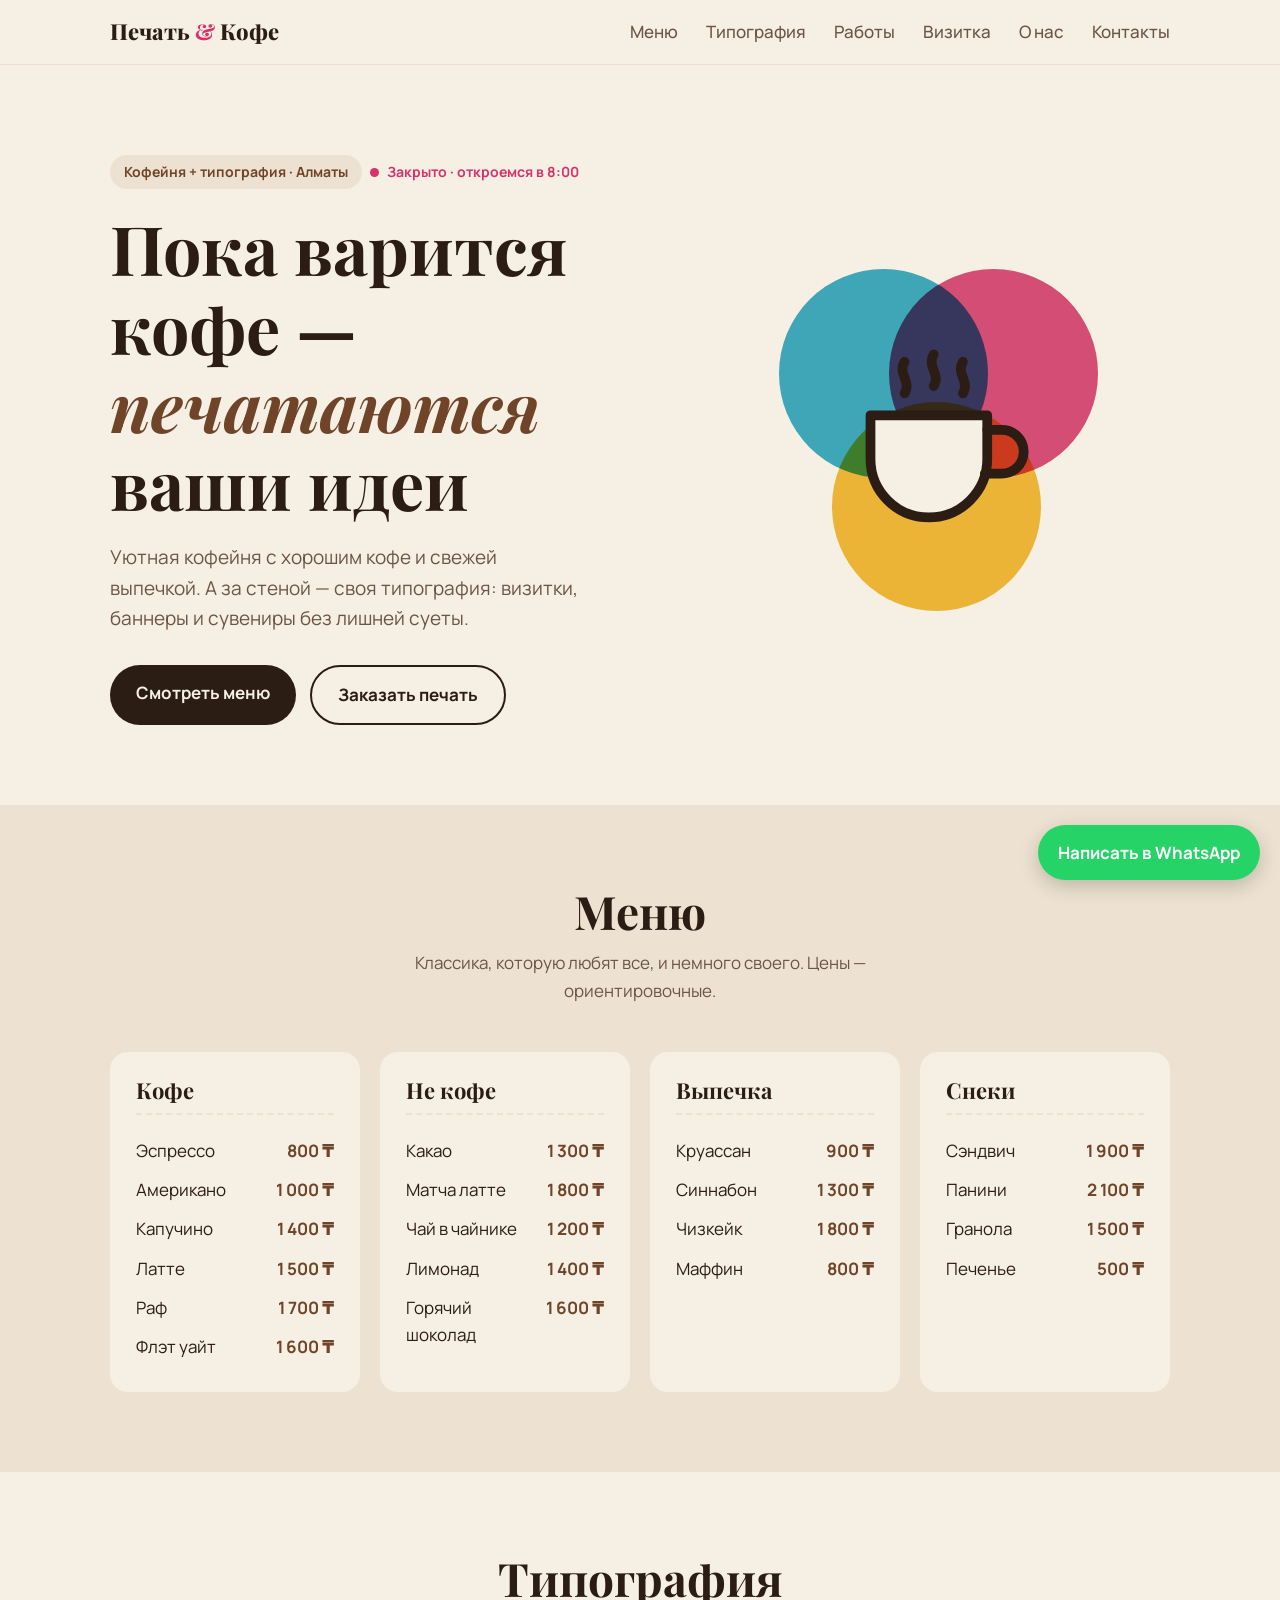
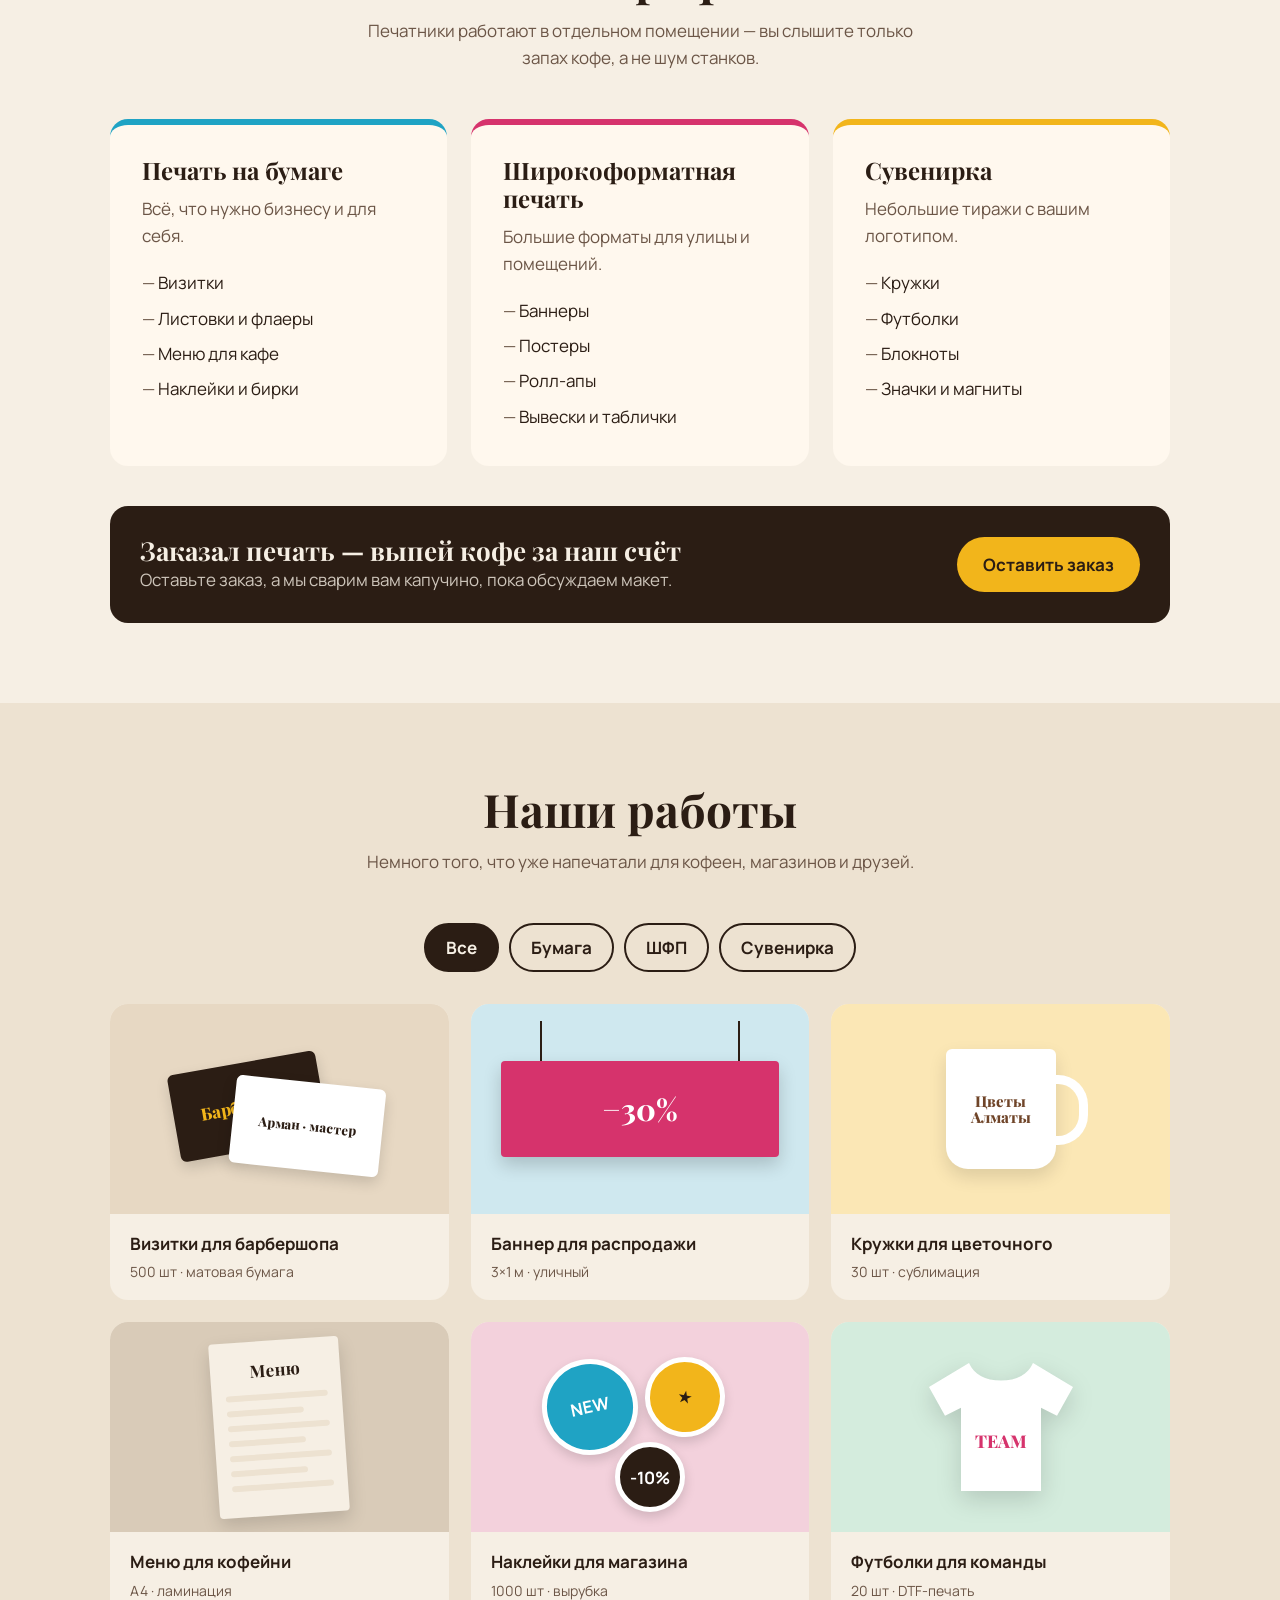
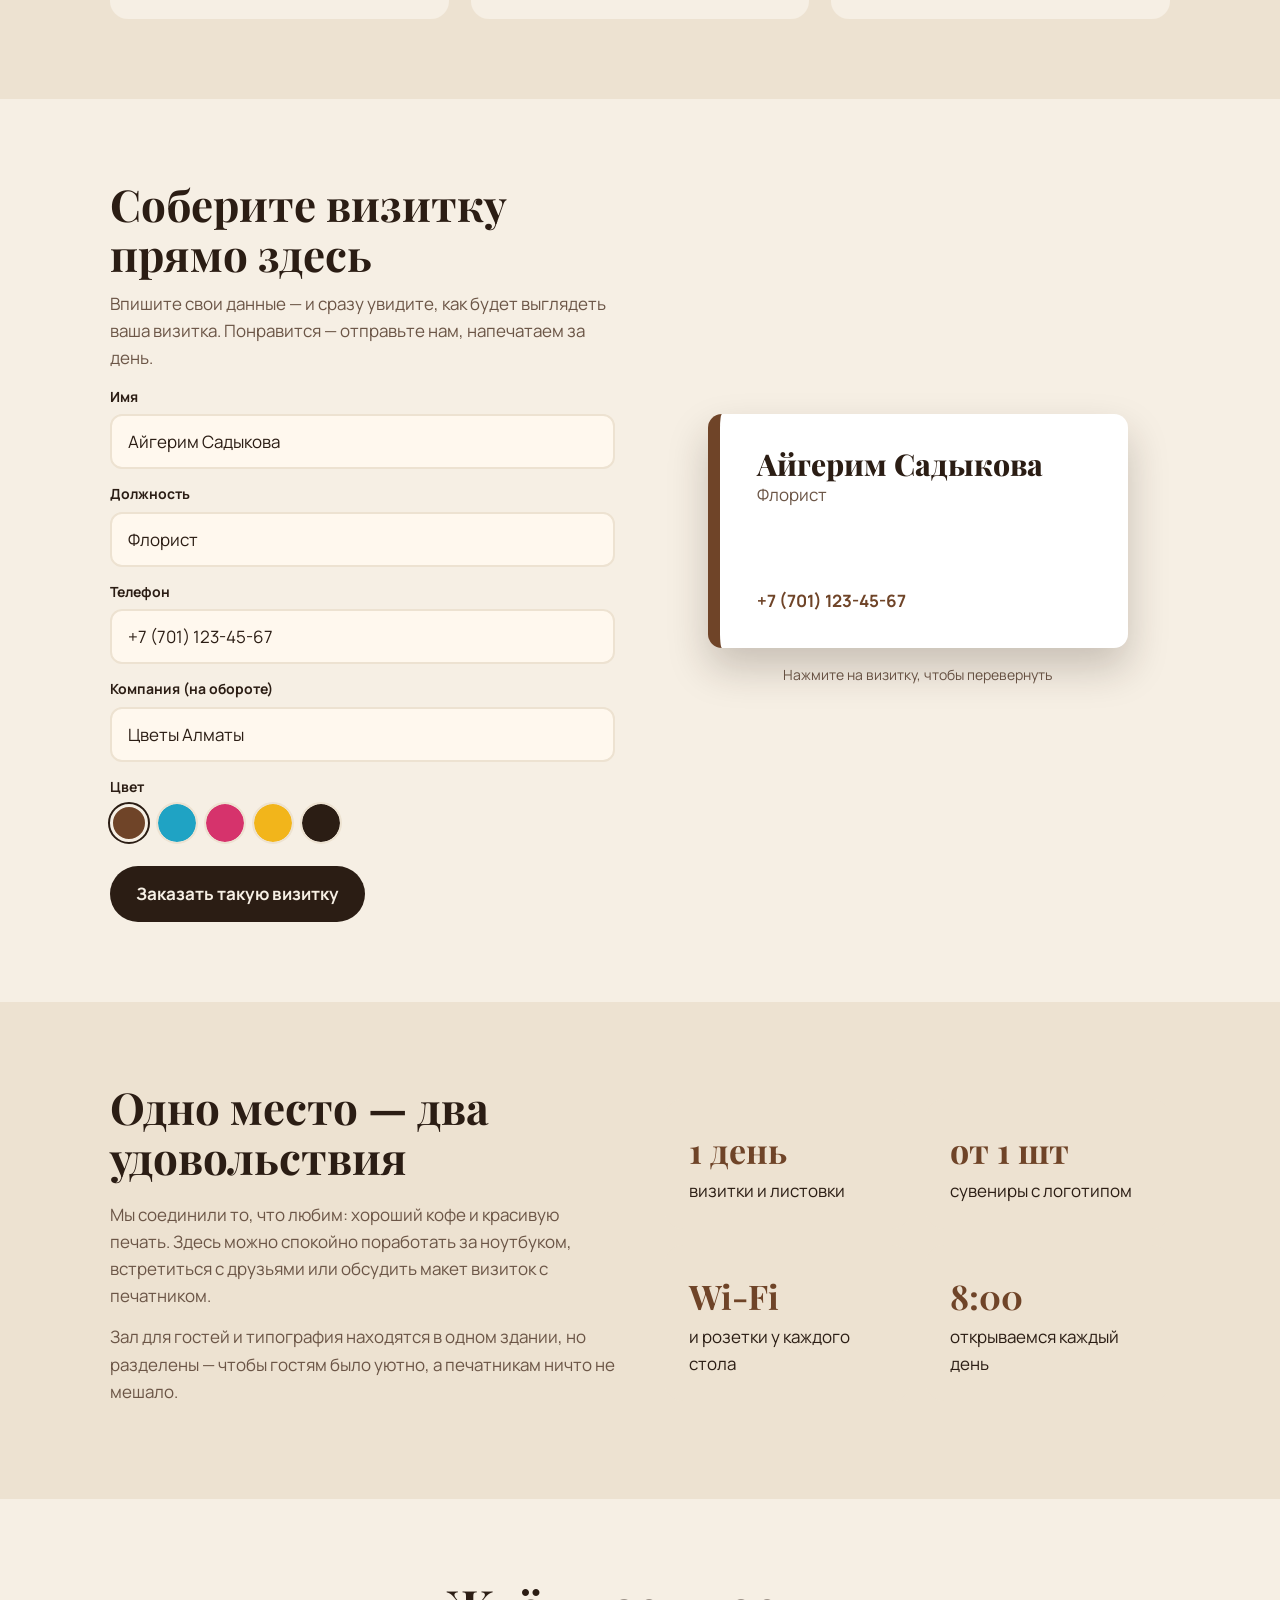
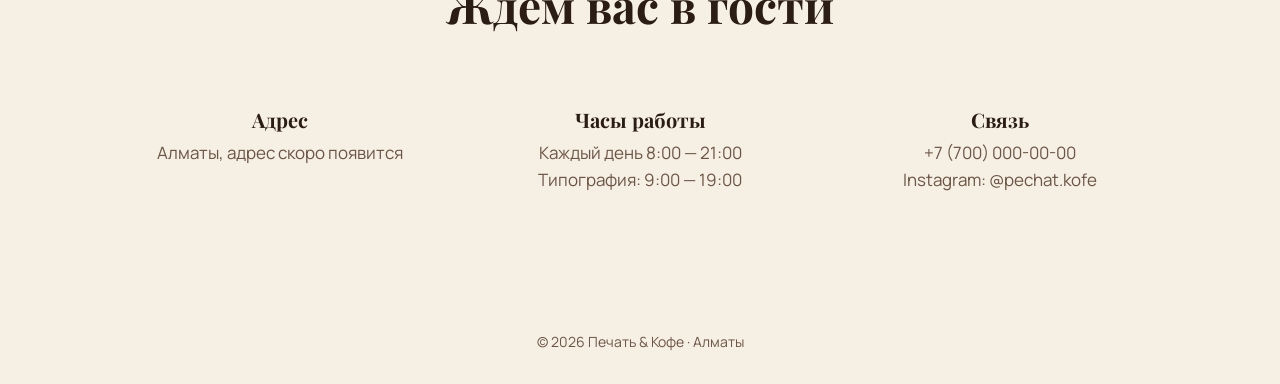
<file: pechat-kofe/index.html>
<!doctype html>
<html lang="ru">
<head>
<meta charset="utf-8">
<meta name="viewport" content="width=device-width, initial-scale=1">
<title>Печать & Кофе — кофейня и типография в Алматы</title>
<meta name="robots" content="noindex, follow">
<meta name="description" content="Уютная кофейня и типография под одной крышей. Кофе, выпечка, печать на бумаге, широкоформатная печать и сувениры. Алматы.">
<link rel="preconnect" href="https://fonts.googleapis.com">
<link rel="preconnect" href="https://fonts.gstatic.com" crossorigin>
<link href="https://fonts.googleapis.com/css2?family=Playfair+Display:ital,wght@0,600;0,800;1,600&family=Manrope:wght@400;500;700&display=swap" rel="stylesheet">
<style>
  :root {
    --paper: #f6efe4;
    --paper-2: #ede2d1;
    --ink: #2b1d14;
    --ink-soft: #6b5546;
    --coffee: #6f4428;
    --cyan: #1fa3c4;
    --magenta: #d6336c;
    --yellow: #f2b51b;
    --radius: 18px;
    --max: 1100px;
  }
  * { box-sizing: border-box; margin: 0; padding: 0; }
  html { scroll-behavior: smooth; }
  body {
    font-family: "Manrope", system-ui, sans-serif;
    background: var(--paper);
    color: var(--ink);
    line-height: 1.6;
    font-size: 17px;
  }
  h1, h2, h3 { font-family: "Playfair Display", Georgia, serif; line-height: 1.15; }
  a { color: inherit; }
  .wrap { max-width: var(--max); margin: 0 auto; padding: 0 20px; }

  /* Шапка */
  header {
    position: sticky; top: 0; z-index: 10;
    background: rgba(246, 239, 228, 0.92);
    backdrop-filter: blur(8px);
    border-bottom: 1px solid var(--paper-2);
  }
  .nav { display: flex; align-items: center; justify-content: space-between; height: 64px; }
  .logo { font-family: "Playfair Display", serif; font-weight: 800; font-size: 22px; text-decoration: none; }
  .logo span { color: var(--magenta); }
  .nav ul { display: flex; gap: 28px; list-style: none; }
  .nav ul a { text-decoration: none; font-weight: 500; color: var(--ink-soft); }
  .nav ul a:hover { color: var(--ink); }

  /* Главный экран */
  .hero { padding: 90px 0 80px; position: relative; overflow: hidden; }
  .hero .wrap { display: grid; grid-template-columns: 1.2fr 1fr; gap: 40px; align-items: center; }
  .tag {
    display: inline-block; padding: 6px 14px; border-radius: 99px;
    background: var(--paper-2); color: var(--coffee); font-weight: 700; font-size: 14px;
    margin-bottom: 20px;
  }
  .hero h1 { font-size: clamp(40px, 6vw, 68px); margin-bottom: 20px; }
  .hero h1 em { color: var(--coffee); }
  .hero p { font-size: 19px; color: var(--ink-soft); max-width: 480px; margin-bottom: 32px; }
  .btns { display: flex; gap: 14px; flex-wrap: wrap; }
  .btn {
    display: inline-block; padding: 14px 26px; border-radius: 99px;
    font-weight: 700; text-decoration: none; transition: transform .15s;
  }
  .btn:hover { transform: translateY(-2px); }
  .btn-main { background: var(--ink); color: var(--paper); }
  .btn-ghost { border: 2px solid var(--ink); }

  /* Чашка с точками CMYK */
  .cup { position: relative; width: 100%; max-width: 380px; aspect-ratio: 1; margin: 0 auto; }
  .dot { position: absolute; border-radius: 50%; mix-blend-mode: multiply; opacity: .85; }
  .dot.c { background: var(--cyan); width: 55%; height: 55%; top: 5%; left: 8%; }
  .dot.m { background: var(--magenta); width: 55%; height: 55%; top: 5%; right: 8%; }
  .dot.y { background: var(--yellow); width: 55%; height: 55%; bottom: 5%; left: 22%; }
  .cup svg { position: absolute; inset: 18%; width: 64%; height: 64%; }

  /* Секции */
  section { padding: 80px 0; }
  .section-head { text-align: center; margin-bottom: 48px; }
  .section-head h2 { font-size: clamp(32px, 4.5vw, 46px); margin-bottom: 12px; }
  .section-head p { color: var(--ink-soft); max-width: 560px; margin: 0 auto; }
  .alt { background: var(--paper-2); }

  /* Меню */
  .menu { display: grid; grid-template-columns: repeat(4, 1fr); gap: 20px; }
  .menu-col { background: var(--paper); border-radius: var(--radius); padding: 26px; }
  .menu-col h3 { font-size: 22px; margin-bottom: 16px; padding-bottom: 10px; border-bottom: 2px dashed var(--paper-2); }
  .item { display: flex; justify-content: space-between; gap: 10px; padding: 6px 0; }
  .item b { font-weight: 700; white-space: nowrap; color: var(--coffee); }

  /* Типография */
  .services { display: grid; grid-template-columns: repeat(3, 1fr); gap: 24px; }
  .card { border-radius: var(--radius); padding: 32px; background: #fff8ee; border-top: 6px solid; }
  .card.c { border-color: var(--cyan); }
  .card.m { border-color: var(--magenta); }
  .card.y { border-color: var(--yellow); }
  .card h3 { font-size: 24px; margin-bottom: 10px; }
  .card p { color: var(--ink-soft); margin-bottom: 16px; }
  .card ul { list-style: none; }
  .card li { padding: 4px 0; }
  .card li::before { content: "— "; color: var(--ink-soft); }

  .combo {
    margin-top: 40px; padding: 30px; border-radius: var(--radius);
    background: var(--ink); color: var(--paper);
    display: flex; align-items: center; justify-content: space-between; gap: 20px; flex-wrap: wrap;
  }
  .combo h3 { font-size: 26px; }
  .combo p { opacity: .8; }
  .combo .btn-main { background: var(--yellow); color: var(--ink); }

  /* О нас */
  .about { display: grid; grid-template-columns: 1fr 1fr; gap: 50px; align-items: center; }
  .about h2 { font-size: clamp(32px, 4.5vw, 44px); margin-bottom: 18px; }
  .about p { color: var(--ink-soft); margin-bottom: 14px; }
  .facts { display: grid; grid-template-columns: 1fr 1fr; gap: 16px; }
  .fact { background: var(--paper-2); border-radius: var(--radius); padding: 24px; }
  .fact strong { display: block; font-family: "Playfair Display", serif; font-size: 34px; color: var(--coffee); }

  /* Контакты */
  .contacts { display: grid; grid-template-columns: repeat(3, 1fr); gap: 20px; text-align: center; }
  .contacts div { background: var(--paper); border-radius: var(--radius); padding: 28px; }
  .contacts h3 { font-size: 20px; margin-bottom: 8px; }
  .contacts p { color: var(--ink-soft); }

  /* Статус «открыто» */
  .status { display: inline-flex; align-items: center; gap: 8px; margin-left: 8px; font-weight: 700; font-size: 14px; }
  .status::before { content: ""; width: 9px; height: 9px; border-radius: 50%; background: currentColor; }
  .status.open { color: #2f9e44; }
  .status.open::before { animation: pulse 1.6s infinite; }
  .status.closed { color: var(--magenta); }
  @keyframes pulse { 0%, 100% { box-shadow: 0 0 0 0 rgba(47,158,68,.5); } 50% { box-shadow: 0 0 0 6px rgba(47,158,68,0); } }

  /* Наши работы */
  .filters { display: flex; justify-content: center; gap: 10px; flex-wrap: wrap; margin-bottom: 32px; }
  .filters button {
    font: inherit; font-weight: 700; cursor: pointer;
    padding: 9px 20px; border-radius: 99px; border: 2px solid var(--ink);
    background: transparent; color: var(--ink); transition: background .2s, color .2s;
  }
  .filters button.active, .filters button:hover { background: var(--ink); color: var(--paper); }
  .works { display: grid; grid-template-columns: repeat(3, 1fr); gap: 22px; }
  .work { background: var(--paper); border-radius: var(--radius); overflow: hidden; transition: transform .25s, box-shadow .25s; }
  .work:hover { transform: translateY(-6px); box-shadow: 0 14px 30px rgba(43,29,20,.12); }
  .work.hide { display: none; }
  .work .pic { height: 210px; display: grid; place-items: center; position: relative; overflow: hidden; }
  .work .cap { padding: 16px 20px; }
  .work .cap b { display: block; }
  .work .cap span { color: var(--ink-soft); font-size: 14px; }

  .m-cards { background: #e7d8c3; }
  .m-cards i {
    position: absolute; width: 150px; height: 88px; border-radius: 6px;
    box-shadow: 0 6px 14px rgba(0,0,0,.15); display: grid; place-items: center;
    font-family: "Playfair Display", serif; font-style: normal; font-weight: 800;
  }
  .m-cards i:first-child { background: var(--ink); color: var(--yellow); transform: rotate(-10deg) translate(-30px, -8px); }
  .m-cards i:last-child { background: #fff; color: var(--ink); transform: rotate(6deg) translate(30px, 14px); font-size: 13px; }

  .m-banner { background: #cfe8ef; }
  .m-banner div {
    width: 82%; height: 96px; background: var(--magenta); color: #fff; border-radius: 4px;
    display: grid; place-items: center; font-family: "Playfair Display", serif; font-weight: 800; font-size: 30px;
    box-shadow: 0 8px 18px rgba(0,0,0,.18); position: relative;
  }
  .m-banner div::before, .m-banner div::after { content: ""; position: absolute; top: -40px; width: 2px; height: 40px; background: var(--ink); }
  .m-banner div::before { left: 14%; } .m-banner div::after { right: 14%; }

  .m-mug { background: #fbe7b5; }
  .m-mug div {
    width: 110px; height: 120px; background: #fff; border-radius: 6px 6px 22px 22px; position: relative;
    box-shadow: 0 8px 18px rgba(0,0,0,.12); display: grid; place-items: center;
    font-family: "Playfair Display", serif; font-weight: 800; color: var(--coffee); font-size: 15px; text-align: center; line-height: 1.1;
  }
  .m-mug div::after { content: ""; position: absolute; right: -32px; top: 26px; width: 30px; height: 52px; border: 9px solid #fff; border-left: 0; border-radius: 0 30px 30px 0; }

  .m-menu { background: #d9cbb8; }
  .m-menu div {
    width: 130px; height: 175px; background: var(--paper); border-radius: 4px; padding: 16px 14px;
    box-shadow: 0 8px 18px rgba(0,0,0,.15); transform: rotate(-4deg);
  }
  .m-menu b { font-family: "Playfair Display", serif; display: block; text-align: center; margin-bottom: 10px; }
  .m-menu s { display: block; height: 6px; margin: 9px 0; border-radius: 3px; background: var(--paper-2); text-decoration: none; }
  .m-menu s:nth-child(odd) { width: 75%; }

  .m-stickers { background: #f3d1dc; }
  .m-stickers i { position: absolute; border-radius: 50%; display: grid; place-items: center; font-style: normal; font-weight: 700; color: #fff; border: 5px solid #fff; box-shadow: 0 5px 12px rgba(0,0,0,.15); }
  .m-stickers i:nth-child(1) { width: 96px; height: 96px; background: var(--cyan); transform: translate(-50px, -20px) rotate(-12deg); }
  .m-stickers i:nth-child(2) { width: 80px; height: 80px; background: var(--yellow); color: var(--ink); transform: translate(45px, -30px) rotate(10deg); }
  .m-stickers i:nth-child(3) { width: 70px; height: 70px; background: var(--ink); transform: translate(10px, 50px); }

  .m-shirt { background: #d4ecdd; }
  .m-shirt svg { width: 160px; filter: drop-shadow(0 8px 12px rgba(0,0,0,.15)); }

  /* Конструктор визитки */
  .builder { display: grid; grid-template-columns: 1fr 1fr; gap: 50px; align-items: center; }
  .form label { display: block; font-weight: 700; font-size: 14px; margin: 14px 0 6px; }
  .form input {
    width: 100%; font: inherit; padding: 12px 16px; border-radius: 12px;
    border: 2px solid var(--paper-2); background: #fff8ee; color: var(--ink);
  }
  .form input:focus { outline: none; border-color: var(--coffee); }
  .swatches { display: flex; gap: 10px; }
  .swatches button {
    width: 38px; height: 38px; border-radius: 50%; cursor: pointer;
    border: 3px solid transparent; outline: 2px solid var(--paper-2);
  }
  .swatches button.active { border-color: var(--paper); outline-color: var(--ink); }
  .form .btn { margin-top: 24px; border: 0; cursor: pointer; font: inherit; font-weight: 700; }

  .bc { perspective: 1200px; width: 100%; max-width: 420px; aspect-ratio: 90 / 50; margin: 0 auto; cursor: pointer; }
  .bc-inner { position: relative; width: 100%; height: 100%; transition: transform .7s; transform-style: preserve-3d; }
  .bc.flipped .bc-inner { transform: rotateY(180deg); }
  .bc-face {
    position: absolute; inset: 0; border-radius: 14px; backface-visibility: hidden;
    box-shadow: 0 20px 40px rgba(43,29,20,.22); padding: 8% 9%;
    display: flex; flex-direction: column; justify-content: space-between;
  }
  .bc-front { background: #fff; color: var(--ink); border-left: 12px solid var(--bc, var(--coffee)); }
  .bc-front .n { font-family: "Playfair Display", serif; font-size: clamp(20px, 4vw, 30px); font-weight: 800; line-height: 1.1; }
  .bc-front .r { color: var(--ink-soft); }
  .bc-front .p { font-weight: 700; color: var(--bc, var(--coffee)); }
  .bc-back {
    background: var(--bc, var(--coffee)); color: #fff; transform: rotateY(180deg);
    align-items: center; justify-content: center; text-align: center;
    font-family: "Playfair Display", serif; font-size: clamp(24px, 5vw, 36px); font-weight: 800;
  }
  .hint { text-align: center; color: var(--ink-soft); font-size: 14px; margin-top: 16px; }

  /* Появление при прокрутке */
  .js .reveal { opacity: 0; transform: translateY(24px); transition: opacity .7s, transform .7s; }
  .js .reveal.in { opacity: 1; transform: none; }
  @media (prefers-reduced-motion: reduce) {
    .js .reveal { opacity: 1; transform: none; transition: none; }
    .bc-inner, .work { transition: none; }
  }

  @media (max-width: 900px) {
    .works { grid-template-columns: 1fr 1fr; }
    .builder { grid-template-columns: 1fr; }
  }
  @media (max-width: 560px) {
    .works { grid-template-columns: 1fr; }
  }

  footer { padding: 30px 0; text-align: center; color: var(--ink-soft); font-size: 14px; }

  /* Кнопка WhatsApp */
  .wa {
    position: fixed; right: 20px; bottom: 20px; z-index: 20;
    background: #25d366; color: #fff; text-decoration: none; font-weight: 700;
    padding: 14px 20px; border-radius: 99px; box-shadow: 0 6px 20px rgba(0,0,0,.2);
  }

  /* Телефоны */
  @media (max-width: 900px) {
    .menu { grid-template-columns: 1fr 1fr; }
    .services, .contacts { grid-template-columns: 1fr; }
  }
  @media (max-width: 720px) {
    .nav ul { display: none; }
    .hero { padding: 50px 0; }
    .hero .wrap, .about { grid-template-columns: 1fr; }
    .cup { max-width: 260px; }
    .menu { grid-template-columns: 1fr; }
    section { padding: 60px 0; }
  }
</style>
</head>
<body>

<header>
  <div class="wrap nav">
    <a href="#" class="logo">Печать <span>&</span> Кофе</a>
    <ul>
      <li><a href="#menu">Меню</a></li>
      <li><a href="#print">Типография</a></li>
      <li><a href="#works">Работы</a></li>
      <li><a href="#builder">Визитка</a></li>
      <li><a href="#about">О нас</a></li>
      <li><a href="#contacts">Контакты</a></li>
    </ul>
  </div>
</header>

<section class="hero">
  <div class="wrap">
    <div>
      <span class="tag">Кофейня + типография · Алматы</span><span class="status" id="status"></span>
      <h1>Пока варится кофе — <em>печатаются</em> ваши идеи</h1>
      <p>Уютная кофейня с хорошим кофе и свежей выпечкой. А за стеной — своя типография: визитки, баннеры и сувениры без лишней суеты.</p>
      <div class="btns">
        <a href="#menu" class="btn btn-main">Смотреть меню</a>
        <a href="#print" class="btn btn-ghost">Заказать печать</a>
      </div>
    </div>
    <div class="cup" aria-hidden="true">
      <span class="dot c"></span><span class="dot m"></span><span class="dot y"></span>
      <svg viewBox="0 0 100 100" fill="none" stroke="#2b1d14" stroke-width="4" stroke-linecap="round" stroke-linejoin="round">
        <path d="M22 40h48v18a24 24 0 0 1-48 0z" fill="#f6efe4"/>
        <path d="M70 46h6a9 9 0 0 1 0 18h-7"/>
        <path d="M36 18c-3 5 3 8 0 13M48 15c-3 5 3 8 0 13M60 18c-3 5 3 8 0 13"/>
      </svg>
    </div>
  </div>
</section>

<section id="menu" class="alt">
  <div class="wrap">
    <div class="section-head">
      <h2>Меню</h2>
      <p>Классика, которую любят все, и немного своего. Цены — ориентировочные.</p>
    </div>
    <div class="menu">
      <div class="menu-col">
        <h3>Кофе</h3>
        <div class="item"><span>Эспрессо</span><b>800 ₸</b></div>
        <div class="item"><span>Американо</span><b>1 000 ₸</b></div>
        <div class="item"><span>Капучино</span><b>1 400 ₸</b></div>
        <div class="item"><span>Латте</span><b>1 500 ₸</b></div>
        <div class="item"><span>Раф</span><b>1 700 ₸</b></div>
        <div class="item"><span>Флэт уайт</span><b>1 600 ₸</b></div>
      </div>
      <div class="menu-col">
        <h3>Не кофе</h3>
        <div class="item"><span>Какао</span><b>1 300 ₸</b></div>
        <div class="item"><span>Матча латте</span><b>1 800 ₸</b></div>
        <div class="item"><span>Чай в чайнике</span><b>1 200 ₸</b></div>
        <div class="item"><span>Лимонад</span><b>1 400 ₸</b></div>
        <div class="item"><span>Горячий шоколад</span><b>1 600 ₸</b></div>
      </div>
      <div class="menu-col">
        <h3>Выпечка</h3>
        <div class="item"><span>Круассан</span><b>900 ₸</b></div>
        <div class="item"><span>Синнабон</span><b>1 300 ₸</b></div>
        <div class="item"><span>Чизкейк</span><b>1 800 ₸</b></div>
        <div class="item"><span>Маффин</span><b>800 ₸</b></div>
      </div>
      <div class="menu-col">
        <h3>Снеки</h3>
        <div class="item"><span>Сэндвич</span><b>1 900 ₸</b></div>
        <div class="item"><span>Панини</span><b>2 100 ₸</b></div>
        <div class="item"><span>Гранола</span><b>1 500 ₸</b></div>
        <div class="item"><span>Печенье</span><b>500 ₸</b></div>
      </div>
    </div>
  </div>
</section>

<section id="print">
  <div class="wrap">
    <div class="section-head">
      <h2>Типография</h2>
      <p>Печатники работают в отдельном помещении — вы слышите только запах кофе, а не шум станков.</p>
    </div>
    <div class="services">
      <div class="card c">
        <h3>Печать на бумаге</h3>
        <p>Всё, что нужно бизнесу и для себя.</p>
        <ul>
          <li>Визитки</li>
          <li>Листовки и флаеры</li>
          <li>Меню для кафе</li>
          <li>Наклейки и бирки</li>
        </ul>
      </div>
      <div class="card m">
        <h3>Широкоформатная печать</h3>
        <p>Большие форматы для улицы и помещений.</p>
        <ul>
          <li>Баннеры</li>
          <li>Постеры</li>
          <li>Ролл-апы</li>
          <li>Вывески и таблички</li>
        </ul>
      </div>
      <div class="card y">
        <h3>Сувенирка</h3>
        <p>Небольшие тиражи с вашим логотипом.</p>
        <ul>
          <li>Кружки</li>
          <li>Футболки</li>
          <li>Блокноты</li>
          <li>Значки и магниты</li>
        </ul>
      </div>
    </div>
    <div class="combo">
      <div>
        <h3>Заказал печать — выпей кофе за наш счёт</h3>
        <p>Оставьте заказ, а мы сварим вам капучино, пока обсуждаем макет.</p>
      </div>
      <a href="#contacts" class="btn btn-main">Оставить заказ</a>
    </div>
  </div>
</section>

<section id="works" class="alt">
  <div class="wrap">
    <div class="section-head reveal">
      <h2>Наши работы</h2>
      <p>Немного того, что уже напечатали для кофеен, магазинов и друзей.</p>
    </div>
    <div class="filters" role="group" aria-label="Фильтр работ">
      <button class="active" data-filter="all">Все</button>
      <button data-filter="paper">Бумага</button>
      <button data-filter="wide">ШФП</button>
      <button data-filter="souvenir">Сувенирка</button>
    </div>
    <div class="works">
      <div class="work reveal" data-cat="paper">
        <div class="pic m-cards"><i>Барбершоп</i><i>Арман · мастер</i></div>
        <div class="cap"><b>Визитки для барбершопа</b><span>500 шт · матовая бумага</span></div>
      </div>
      <div class="work reveal" data-cat="wide">
        <div class="pic m-banner"><div>−30%</div></div>
        <div class="cap"><b>Баннер для распродажи</b><span>3×1 м · уличный</span></div>
      </div>
      <div class="work reveal" data-cat="souvenir">
        <div class="pic m-mug"><div>Цветы<br>Алматы</div></div>
        <div class="cap"><b>Кружки для цветочного</b><span>30 шт · сублимация</span></div>
      </div>
      <div class="work reveal" data-cat="paper">
        <div class="pic m-menu"><div><b>Меню</b><s></s><s></s><s></s><s></s><s></s><s></s><s></s></div></div>
        <div class="cap"><b>Меню для кофейни</b><span>А4 · ламинация</span></div>
      </div>
      <div class="work reveal" data-cat="paper">
        <div class="pic m-stickers"><i>NEW</i><i>★</i><i>-10%</i></div>
        <div class="cap"><b>Наклейки для магазина</b><span>1000 шт · вырубка</span></div>
      </div>
      <div class="work reveal" data-cat="souvenir">
        <div class="pic m-shirt">
          <svg viewBox="0 0 100 90"><path d="M30 5l-25 15 10 18 10-5v52h50V33l10 5 10-18-25-15c-3 7-10 11-20 11S33 12 30 5z" fill="#fff"/><text x="50" y="58" text-anchor="middle" font-family="Playfair Display, serif" font-weight="800" font-size="11" fill="#d6336c">TEAM</text></svg>
        </div>
        <div class="cap"><b>Футболки для команды</b><span>20 шт · DTF-печать</span></div>
      </div>
    </div>
  </div>
</section>

<section id="builder">
  <div class="wrap builder">
    <div class="form reveal">
      <h2 style="font-size: clamp(32px, 4.5vw, 44px); margin-bottom: 10px;">Соберите визитку прямо здесь</h2>
      <p style="color: var(--ink-soft);">Впишите свои данные — и сразу увидите, как будет выглядеть ваша визитка. Понравится — отправьте нам, напечатаем за день.</p>
      <label for="f-name">Имя</label>
      <input id="f-name" value="Айгерим Садыкова" maxlength="40">
      <label for="f-role">Должность</label>
      <input id="f-role" value="Флорист" maxlength="40">
      <label for="f-phone">Телефон</label>
      <input id="f-phone" value="+7 (701) 123-45-67" maxlength="30">
      <label for="f-company">Компания (на обороте)</label>
      <input id="f-company" value="Цветы Алматы" maxlength="30">
      <label>Цвет</label>
      <div class="swatches">
        <button class="active" style="background:#6f4428" data-color="#6f4428" aria-label="Кофейный"></button>
        <button style="background:#1fa3c4" data-color="#1fa3c4" aria-label="Голубой"></button>
        <button style="background:#d6336c" data-color="#d6336c" aria-label="Малиновый"></button>
        <button style="background:#f2b51b" data-color="#f2b51b" aria-label="Жёлтый"></button>
        <button style="background:#2b1d14" data-color="#2b1d14" aria-label="Чёрный"></button>
      </div>
      <button class="btn btn-main" id="order-card">Заказать такую визитку</button>
    </div>
    <div class="reveal">
      <div class="bc" id="bc" title="Нажмите, чтобы перевернуть">
        <div class="bc-inner">
          <div class="bc-face bc-front">
            <div><div class="n" id="c-name"></div><div class="r" id="c-role"></div></div>
            <div class="p" id="c-phone"></div>
          </div>
          <div class="bc-face bc-back" id="c-company"></div>
        </div>
      </div>
      <p class="hint">Нажмите на визитку, чтобы перевернуть</p>
    </div>
  </div>
</section>

<section id="about" class="alt">
  <div class="wrap about">
    <div>
      <h2>Одно место — два удовольствия</h2>
      <p>Мы соединили то, что любим: хороший кофе и красивую печать. Здесь можно спокойно поработать за ноутбуком, встретиться с друзьями или обсудить макет визиток с печатником.</p>
      <p>Зал для гостей и типография находятся в одном здании, но разделены — чтобы гостям было уютно, а печатникам ничто не мешало.</p>
    </div>
    <div class="facts">
      <div class="fact"><strong>1 день</strong>визитки и листовки</div>
      <div class="fact"><strong>от 1 шт</strong>сувениры с логотипом</div>
      <div class="fact"><strong>Wi‑Fi</strong>и розетки у каждого стола</div>
      <div class="fact"><strong>8:00</strong>открываемся каждый день</div>
    </div>
  </div>
</section>

<section id="contacts">
  <div class="wrap">
    <div class="section-head">
      <h2>Ждём вас в гости</h2>
    </div>
    <div class="contacts">
      <div><h3>Адрес</h3><p>Алматы, адрес скоро появится</p></div>
      <div><h3>Часы работы</h3><p>Каждый день 8:00 — 21:00<br>Типография: 9:00 — 19:00</p></div>
      <div><h3>Связь</h3><p>+7 (700) 000-00-00<br>Instagram: @pechat.kofe</p></div>
    </div>
  </div>
</section>

<footer>
  <div class="wrap">© 2026 Печать & Кофе · Алматы</div>
</footer>

<a class="wa" href="https://wa.me/77000000000" target="_blank" rel="noopener">Написать в WhatsApp</a>

<script>
  document.documentElement.classList.add("js");
  const WA_NUMBER = "77000000000";

  // Открыто ли сейчас (время Алматы, UTC+5)
  const now = new Date();
  const hour = (now.getUTCHours() + 5) % 24;
  const status = document.getElementById("status");
  if (hour >= 8 && hour < 21) {
    status.textContent = "Открыто до 21:00";
    status.className = "status open";
  } else {
    status.textContent = "Закрыто · откроемся в 8:00";
    status.className = "status closed";
  }

  // Фильтр работ
  document.querySelectorAll(".filters button").forEach(btn => {
    btn.addEventListener("click", () => {
      document.querySelectorAll(".filters button").forEach(b => b.classList.remove("active"));
      btn.classList.add("active");
      const f = btn.dataset.filter;
      document.querySelectorAll(".work").forEach(w => {
        w.classList.toggle("hide", f !== "all" && w.dataset.cat !== f);
      });
    });
  });

  // Конструктор визитки
  const fields = ["name", "role", "phone", "company"];
  const bc = document.getElementById("bc");
  function render() {
    fields.forEach(k => {
      document.getElementById("c-" + k).textContent = document.getElementById("f-" + k).value;
    });
  }
  fields.forEach(k => document.getElementById("f-" + k).addEventListener("input", render));
  render();
  bc.addEventListener("click", () => bc.classList.toggle("flipped"));
  let color = "#6f4428";
  document.querySelectorAll(".swatches button").forEach(btn => {
    btn.addEventListener("click", () => {
      document.querySelectorAll(".swatches button").forEach(b => b.classList.remove("active"));
      btn.classList.add("active");
      color = btn.dataset.color;
      bc.style.setProperty("--bc", color);
    });
  });
  document.getElementById("order-card").addEventListener("click", () => {
    const v = k => document.getElementById("f-" + k).value;
    const text = `Здравствуйте! Хочу заказать визитки:\nИмя: ${v("name")}\nДолжность: ${v("role")}\nТелефон: ${v("phone")}\nКомпания: ${v("company")}\nЦвет: ${color}`;
    window.open(`https://wa.me/${WA_NUMBER}?text=${encodeURIComponent(text)}`, "_blank");
  });

  // Плавное появление блоков при прокрутке
  const io = new IntersectionObserver(entries => {
    entries.forEach(e => {
      if (!e.isIntersecting) return;
      e.target.classList.add("in");
      io.unobserve(e.target);
      // после появления убираем классы, чтобы не мешали эффектам при наведении
      setTimeout(() => e.target.classList.remove("reveal", "in"), 800);
    });
  }, { threshold: 0.15 });
  document.querySelectorAll(".reveal").forEach(el => io.observe(el));
</script>

</body>
</html>
</file>
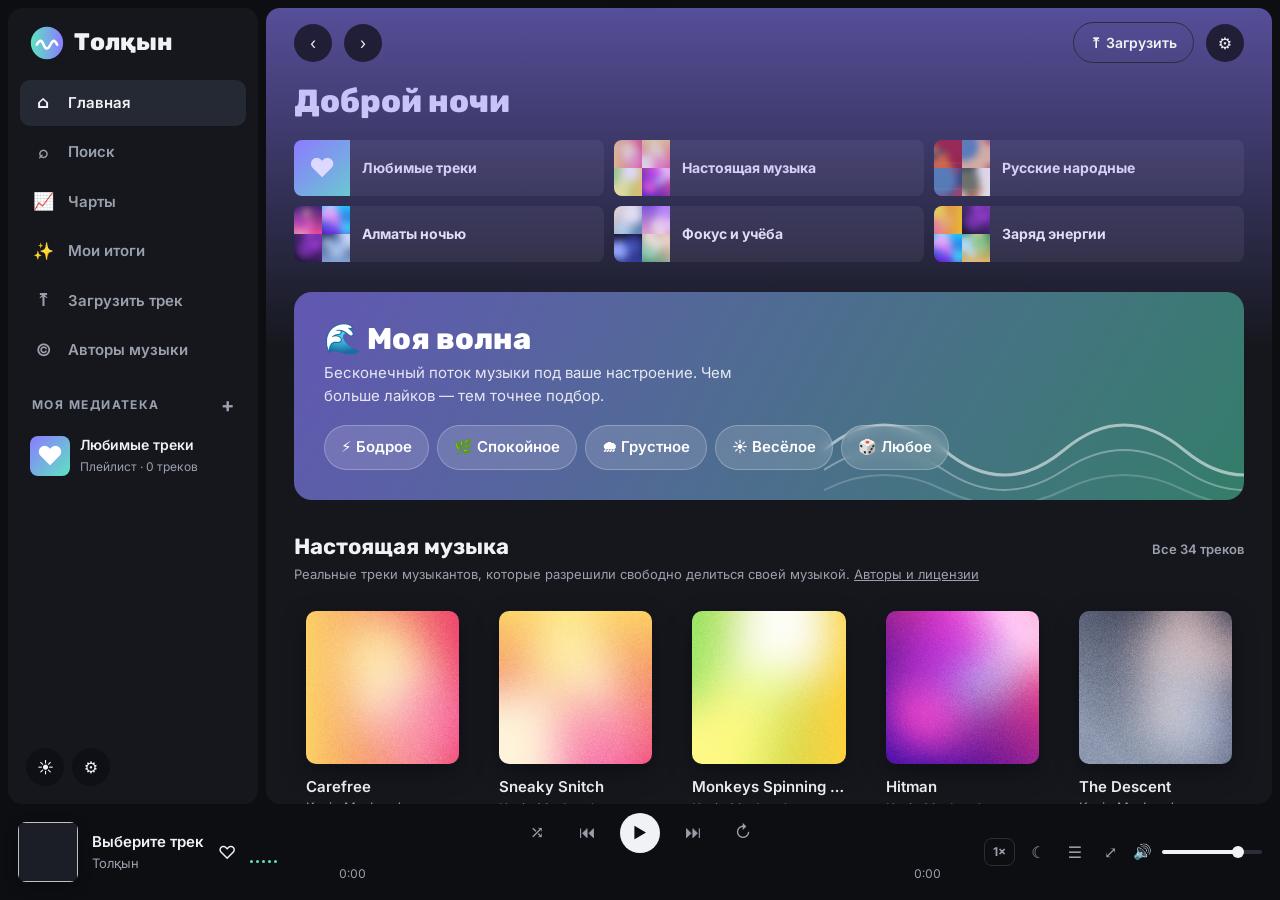
<file: tolqyn/index.html>
<!doctype html>
<html lang="ru">
<head>
<meta charset="utf-8">
<meta name="viewport" content="width=device-width, initial-scale=1">
<title>Толқын — музыка независимых артистов</title>
<meta name="robots" content="noindex, follow">
<meta name="description" content="Музыкальный стриминг для независимых артистов из Казахстана. Слушайте, создавайте плейлисты и выкладывайте свои треки.">
<link rel="preconnect" href="https://fonts.googleapis.com">
<link rel="preconnect" href="https://fonts.gstatic.com" crossorigin>
<link href="https://fonts.googleapis.com/css2?family=Inter:wght@400;500;600&family=Rubik:wght@500;700;800&display=swap" rel="stylesheet">
<style>
  /* Тёмная тема (по умолчанию) */
  :root {
    --bg: #0d0e12;
    --panel: #15171d;
    --card: #1b1e26;
    --hover: #252933;
    --text: #f1f2f5;
    --muted: #9aa0ad;
    --line: #2a2e38;
    --accent: #5ee3c1;
    --accent-2: #8b7cff;
    --on-accent: #08201a;
    --shadow: 0 16px 40px rgba(0,0,0,.45);
    --r: 14px;
  }
  /* Светлая тема */
  :root[data-theme="light"] {
    --bg: #eef0f4;
    --panel: #ffffff;
    --card: #ffffff;
    --hover: #eceef3;
    --text: #15171c;
    --muted: #646b78;
    --line: #e0e3ea;
    --accent: #0f9e7e;
    --accent-2: #6c5ce7;
    --on-accent: #ffffff;
    --shadow: 0 16px 40px rgba(30,40,60,.14);
  }
  * { box-sizing: border-box; margin: 0; padding: 0; }
  html, body { height: 100%; }
  body { font-family: "Inter", system-ui, sans-serif; background: var(--bg); color: var(--text); font-size: 15px; line-height: 1.5; overflow: hidden; }
  h1, h2, h3, .logo { font-family: "Rubik", sans-serif; line-height: 1.15; }
  a { color: inherit; text-decoration: none; }
  button { font: inherit; color: inherit; background: none; border: 0; cursor: pointer; }
  img { display: block; max-width: 100%; }
  input, select, textarea { font: inherit; color: var(--text); background: var(--card); border: 1px solid var(--line); border-radius: 10px; padding: 11px 14px; width: 100%; }
  input:focus, select:focus, textarea:focus { outline: 2px solid var(--accent); outline-offset: -1px; }
  textarea { resize: vertical; min-height: 80px; }
  :focus-visible { outline: 2px solid var(--accent); outline-offset: 2px; }
  .muted { color: var(--muted); }
  .small { font-size: 13px; }

  /* Каркас: боковая панель + контент + плеер */
  .app { display: grid; grid-template-columns: 250px 1fr; gap: 8px; height: calc(100vh - 96px); padding: 8px 8px 0; }
  .side { background: var(--panel); border-radius: var(--r); padding: 18px 12px; display: flex; flex-direction: column; gap: 4px; overflow-y: auto; }
  .logo { font-size: 24px; font-weight: 800; display: flex; align-items: center; gap: 10px; padding: 0 10px 16px; }
  .logo svg { width: 34px; height: 34px; }
  .nav-link { display: flex; align-items: center; gap: 14px; padding: 10px 12px; border-radius: 10px; color: var(--muted); font-weight: 600; transition: color .15s, background .15s; }
  .nav-link:hover { color: var(--text); background: var(--hover); }
  .nav-link.on { color: var(--text); background: var(--hover); }
  .nav-link .ic { width: 22px; text-align: center; font-size: 17px; }
  .side h4 { font-size: 12px; text-transform: uppercase; letter-spacing: .12em; color: var(--muted); padding: 18px 12px 8px; display: flex; justify-content: space-between; align-items: center; }
  .side h4 button { font-size: 20px; color: var(--muted); line-height: 1; }
  .side h4 button:hover { color: var(--text); }
  .lib-item { display: flex; align-items: center; gap: 10px; padding: 7px 10px; border-radius: 10px; }
  .lib-item:hover, .lib-item.on { background: var(--hover); }
  .lib-item .mini { width: 40px; height: 40px; border-radius: 8px; flex: none; overflow: hidden; }
  .lib-item b { display: block; font-size: 14px; font-weight: 600; white-space: nowrap; overflow: hidden; text-overflow: ellipsis; }
  .lib-item span { font-size: 12px; color: var(--muted); }
  .side-foot { margin-top: auto; padding: 14px 6px 0; display: flex; gap: 8px; }

  .main { background: var(--panel); border-radius: var(--r); overflow-y: auto; position: relative; }
  .page { padding: 0 28px 40px; }
  .top-glow { position: absolute; inset: 0 0 auto 0; height: 340px; pointer-events: none; opacity: .55; transition: background .6s; }
  .topbar { position: sticky; top: 0; z-index: 5; display: flex; align-items: center; gap: 12px; padding: 14px 28px; }
  .topbar.scrolled { background: color-mix(in srgb, var(--panel) 88%, transparent); backdrop-filter: blur(12px); }
  .round { width: 38px; height: 38px; border-radius: 50%; background: color-mix(in srgb, var(--bg) 70%, transparent); display: grid; place-items: center; font-size: 16px; flex: none; }
  .round:hover { background: var(--hover); }
  .topbar .grow { flex: 1; }
  .pill { padding: 9px 16px; border-radius: 99px; font-weight: 600; font-size: 14px; background: var(--text); color: var(--bg); }
  .pill.ghost { background: transparent; color: var(--text); border: 1px solid var(--line); }
  .pill.accent { background: var(--accent); color: var(--on-accent); }
  .pill:hover { transform: scale(1.03); }
  .rel { position: relative; }

  /* Секции главной */
  .greet { font-size: 32px; font-weight: 800; margin: 6px 0 20px; }
  .quick { display: grid; grid-template-columns: repeat(auto-fill, minmax(240px, 1fr)); gap: 10px; margin-bottom: 30px; }
  .quick a { display: flex; align-items: center; gap: 12px; background: color-mix(in srgb, var(--text) 7%, transparent); border-radius: 8px; overflow: hidden; font-weight: 700; font-size: 14px; padding-right: 10px; transition: background .2s; }
  .quick a:hover { background: color-mix(in srgb, var(--text) 13%, transparent); }
  .quick .mini { width: 56px; height: 56px; flex: none; }
  .section { margin-bottom: 34px; }
  .section-head { display: flex; justify-content: space-between; align-items: baseline; margin-bottom: 14px; gap: 10px; }
  .section-head h2 { font-size: 22px; }
  .section-head a { color: var(--muted); font-size: 13px; font-weight: 600; }
  .section-head a:hover { color: var(--text); text-decoration: underline; }
  .shelf { display: grid; grid-template-columns: repeat(auto-fill, minmax(170px, 1fr)); gap: 16px; }
  .tile { padding: 12px; border-radius: 12px; transition: background .2s; position: relative; cursor: pointer; }
  .tile:hover { background: var(--hover); }
  .tile .art { aspect-ratio: 1; border-radius: 10px; overflow: hidden; box-shadow: 0 8px 24px rgba(0,0,0,.35); margin-bottom: 12px; position: relative; }
  .tile .art img { width: 100%; height: 100%; object-fit: cover; }
  .tile.round-art .art { border-radius: 50%; }
  .tile b { display: block; font-weight: 600; white-space: nowrap; overflow: hidden; text-overflow: ellipsis; }
  .tile span { font-size: 13px; color: var(--muted); display: -webkit-box; -webkit-line-clamp: 2; -webkit-box-orient: vertical; overflow: hidden; }
  .fab { position: absolute; right: 8px; bottom: 8px; width: 48px; height: 48px; border-radius: 50%; background: var(--accent); color: var(--on-accent); font-size: 18px; display: grid; place-items: center; box-shadow: 0 8px 20px rgba(0,0,0,.4); opacity: 0; transform: translateY(8px); transition: opacity .2s, transform .2s; }
  .tile:hover .fab, .tile .fab.on { opacity: 1; transform: none; }
  .collage { display: grid; grid-template-columns: 1fr 1fr; width: 100%; height: 100%; }
  .collage img { width: 100%; height: 100%; object-fit: cover; }

  /* Моя волна */
  .wave-card { position: relative; overflow: hidden; border-radius: 18px; padding: 30px; margin-bottom: 34px; background: linear-gradient(120deg, color-mix(in srgb, var(--accent-2) 70%, #000), color-mix(in srgb, var(--accent) 55%, #000)); color: #fff; }
  .wave-card h2 { font-size: 30px; font-weight: 800; margin-bottom: 6px; }
  .wave-card p { opacity: .85; max-width: 440px; margin-bottom: 18px; }
  .moods { display: flex; gap: 8px; flex-wrap: wrap; position: relative; z-index: 1; }
  .mood { padding: 10px 16px; border-radius: 99px; background: rgba(255,255,255,.14); border: 1px solid rgba(255,255,255,.25); color: #fff; font-weight: 600; backdrop-filter: blur(6px); transition: background .2s, transform .1s; }
  .mood:hover { background: rgba(255,255,255,.26); }
  .mood:active { transform: scale(.96); }
  .mood.on { background: #fff; color: #1a1a2a; }
  .waves { position: absolute; right: -40px; bottom: -30px; width: 460px; height: 200px; opacity: .55; }
  .waves path { animation: wave 6s ease-in-out infinite alternate; transform-origin: center; }
  .waves path:nth-child(2) { animation-duration: 8s; animation-delay: -2s; }
  .waves path:nth-child(3) { animation-duration: 10s; animation-delay: -4s; }
  @keyframes wave { from { transform: translateX(-30px) scaleY(.9); } to { transform: translateX(30px) scaleY(1.1); } }

  /* Шапка страницы (плейлист, трек, артист) */
  .hero { display: flex; align-items: flex-end; gap: 26px; padding: 20px 0 26px; position: relative; flex-wrap: wrap; }
  .hero .art { width: 220px; height: 220px; border-radius: 12px; overflow: hidden; box-shadow: var(--shadow); flex: none; }
  .hero .art img { width: 100%; height: 100%; object-fit: cover; }
  .hero.artist .art { border-radius: 50%; }
  .hero .kind { font-size: 13px; font-weight: 600; }
  .hero h1 { font-size: clamp(32px, 5.5vw, 72px); font-weight: 800; margin: 6px 0 12px; letter-spacing: -.02em; word-break: break-word; }
  .hero .meta { font-size: 14px; color: var(--muted); }
  .hero .meta b { color: var(--text); }
  .actions { display: flex; align-items: center; gap: 18px; padding: 8px 0 22px; flex-wrap: wrap; }
  .big-play { width: 58px; height: 58px; border-radius: 50%; background: var(--accent); color: var(--on-accent); font-size: 22px; display: grid; place-items: center; box-shadow: 0 8px 22px rgba(0,0,0,.35); transition: transform .1s; }
  .big-play:hover { transform: scale(1.06); }
  .icon { font-size: 24px; color: var(--muted); transition: color .15s, transform .1s; }
  .icon:hover { color: var(--text); transform: scale(1.08); }
  .icon.on { color: var(--accent); }

  /* Список треков */
  .tracks { display: grid; }
  .row { display: grid; grid-template-columns: 34px minmax(0, 4fr) minmax(0, 2fr) 60px 70px; gap: 14px; align-items: center; padding: 7px 12px; border-radius: 8px; color: var(--muted); }
  .row:hover { background: var(--hover); }
  .row.head { border-bottom: 1px solid var(--line); border-radius: 0; margin-bottom: 8px; font-size: 12px; text-transform: uppercase; letter-spacing: .08em; }
  .row.head:hover { background: none; }
  .row .num { text-align: center; font-variant-numeric: tabular-nums; }
  .row .num .pb { display: none; font-size: 14px; color: var(--text); }
  .row:hover .num .n { display: none; }
  .row:hover .num .pb { display: inline; }
  .row.cur .num .n, .row.cur .t b { color: var(--accent); }
  .row .t { display: flex; align-items: center; gap: 12px; min-width: 0; }
  .row .t img { width: 42px; height: 42px; border-radius: 6px; object-fit: cover; flex: none; }
  .row .t div { min-width: 0; }
  .row .t b { display: block; color: var(--text); font-weight: 600; white-space: nowrap; overflow: hidden; text-overflow: ellipsis; }
  .row .t a:hover { text-decoration: underline; color: var(--text); }
  .row .end { display: flex; gap: 10px; justify-content: flex-end; align-items: center; }
  .row .heart { opacity: 0; font-size: 16px; }
  .row:hover .heart, .row .heart.on { opacity: 1; }
  .heart.on { color: var(--accent); }
  .row .more { opacity: 0; font-size: 18px; letter-spacing: 1px; }
  .row:hover .more { opacity: 1; }
  .badge { display: inline-block; font-size: 10px; font-weight: 700; padding: 1px 6px; border-radius: 4px; background: var(--accent-2); color: #fff; margin-left: 6px; vertical-align: middle; }
  .eq { display: inline-flex; gap: 2px; align-items: flex-end; height: 14px; }
  .eq i { width: 3px; background: var(--accent); animation: eq .9s ease-in-out infinite; }
  .eq i:nth-child(2) { animation-delay: -.3s; } .eq i:nth-child(3) { animation-delay: -.6s; }
  @keyframes eq { 0%, 100% { height: 3px; } 50% { height: 14px; } }
  .paused .eq i { animation-play-state: paused; }

  /* Волна трека с комментариями */
  .wave-wrap { position: relative; margin: 10px 0 40px; background: var(--card); border-radius: var(--r); padding: 22px 22px 36px; }
  .wave-wrap canvas { width: 100%; height: 110px; display: block; cursor: pointer; }
  .markers { position: absolute; left: 22px; right: 22px; bottom: 8px; height: 24px; }
  .marker { position: absolute; transform: translateX(-50%); width: 22px; height: 22px; border-radius: 50%; border: 2px solid var(--card); font-size: 10px; font-weight: 700; display: grid; place-items: center; color: #1a1a1a; cursor: pointer; }
  .marker:hover::after { content: attr(data-tip); position: absolute; bottom: 30px; left: 50%; transform: translateX(-50%); background: var(--text); color: var(--bg); padding: 6px 10px; border-radius: 8px; font-size: 12px; font-weight: 500; white-space: nowrap; max-width: 280px; overflow: hidden; text-overflow: ellipsis; z-index: 3; }
  .c-form { display: flex; gap: 10px; margin-bottom: 18px; }
  .c-form .at { flex: none; align-self: center; font-size: 13px; color: var(--muted); font-variant-numeric: tabular-nums; }
  .comment { display: flex; gap: 12px; padding: 12px 0; border-top: 1px solid var(--line); }
  .ava { width: 36px; height: 36px; border-radius: 50%; flex: none; display: grid; place-items: center; font-weight: 700; color: #1a1a1a; font-size: 14px; }
  .comment b { font-size: 14px; }
  .comment .ts { color: var(--accent); font-size: 12px; font-weight: 600; margin-left: 6px; cursor: pointer; }
  .comment p { margin-top: 2px; overflow-wrap: anywhere; }

  /* Поиск */
  .search-box { position: relative; max-width: 420px; flex: 1; }
  .search-box input { border-radius: 99px; padding-left: 42px; background: var(--card); }
  .search-box::before { content: "⌕"; position: absolute; left: 16px; top: 50%; transform: translateY(-52%); font-size: 20px; color: var(--muted); }
  .genres { display: grid; grid-template-columns: repeat(auto-fill, minmax(180px, 1fr)); gap: 16px; }
  .genre { aspect-ratio: 16 / 10; border-radius: 12px; padding: 16px; font-family: "Rubik", sans-serif; font-weight: 800; font-size: 22px; color: #fff; position: relative; overflow: hidden; transition: transform .15s; }
  .genre:hover { transform: scale(1.03); }
  .genre img { position: absolute; width: 90px; height: 90px; right: -12px; bottom: -6px; transform: rotate(22deg); border-radius: 8px; box-shadow: 0 6px 18px rgba(0,0,0,.4); }

  /* Чарт */
  .chart-row .num { font-family: "Rubik", sans-serif; font-weight: 800; font-size: 18px; color: var(--text); }
  .trend { font-size: 11px; font-weight: 700; display: block; }
  .trend.up { color: #3ccf7a; } .trend.down { color: #ef5f6b; } .trend.new { color: var(--accent-2); }

  /* Итоги */
  .stories { display: grid; grid-template-columns: repeat(auto-fill, minmax(260px, 1fr)); gap: 16px; }
  .story { border-radius: 18px; padding: 26px; min-height: 260px; color: #fff; display: flex; flex-direction: column; justify-content: space-between; position: relative; overflow: hidden; }
  .story h3 { font-size: 16px; opacity: .85; font-weight: 700; }
  .story .big { font-family: "Rubik", sans-serif; font-size: 52px; font-weight: 800; line-height: 1; }
  .story img { width: 110px; height: 110px; border-radius: 10px; box-shadow: 0 10px 30px rgba(0,0,0,.4); }
  .story ol { padding-left: 20px; font-weight: 600; }
  .story li { margin: 4px 0; }

  /* Загрузка */
  .drop { border: 2px dashed var(--line); border-radius: 18px; padding: 40px; text-align: center; cursor: pointer; transition: border-color .2s, background .2s; }
  .drop:hover, .drop.over { border-color: var(--accent); background: color-mix(in srgb, var(--accent) 8%, transparent); }
  .drop .big { font-size: 46px; }
  .form-grid { display: grid; grid-template-columns: 1fr 1fr; gap: 0 18px; }
  .form-grid .span2 { grid-column: 1 / -1; }
  label { display: block; font-weight: 600; font-size: 14px; margin: 16px 0 6px; }
  .check { display: flex; gap: 10px; align-items: flex-start; font-weight: 500; font-size: 14px; margin-top: 18px; }
  .check input { width: auto; margin-top: 3px; accent-color: var(--accent); }
  .cover-pick { display: flex; gap: 14px; align-items: center; }
  .cover-pick img { width: 84px; height: 84px; border-radius: 10px; object-fit: cover; background: var(--card); }
  .progress { height: 6px; border-radius: 99px; background: var(--line); overflow: hidden; margin-top: 14px; }
  .progress i { display: block; height: 100%; width: 0; background: var(--accent); transition: width .2s; }

  /* Плеер */
  .player { position: fixed; left: 0; right: 0; bottom: 0; height: 96px; display: grid; grid-template-columns: minmax(200px, 1fr) minmax(320px, 2fr) minmax(200px, 1fr); align-items: center; gap: 20px; padding: 0 18px; background: var(--bg); z-index: 20; }
  .now { display: flex; align-items: center; gap: 14px; min-width: 0; }
  .now .cover { width: 60px; height: 60px; border-radius: 8px; object-fit: cover; flex: none; cursor: pointer; box-shadow: 0 4px 14px rgba(0,0,0,.3); background: var(--card); }
  .now .info { min-width: 0; }
  .now b { display: block; white-space: nowrap; overflow: hidden; text-overflow: ellipsis; font-weight: 600; }
  .now a:hover { text-decoration: underline; }
  .now .sub { font-size: 13px; color: var(--muted); white-space: nowrap; overflow: hidden; text-overflow: ellipsis; display: block; }
  .mini-viz { display: flex; gap: 3px; align-items: flex-end; height: 22px; flex: none; }
  .mini-viz i { width: 3px; height: 3px; border-radius: 2px; background: var(--accent); transition: height .08s; }
  .center { display: grid; gap: 4px; justify-items: center; }
  .ctrl { display: flex; align-items: center; gap: 16px; }
  .ctrl button { font-size: 17px; color: var(--muted); width: 34px; height: 34px; border-radius: 50%; display: grid; place-items: center; position: relative; }
  .ctrl button:hover { color: var(--text); }
  .ctrl button.on { color: var(--accent); }
  .ctrl button.on::after { content: ""; position: absolute; bottom: 0; width: 4px; height: 4px; border-radius: 50%; background: var(--accent); }
  .ctrl .play { width: 40px; height: 40px; background: var(--text); color: var(--bg); font-size: 15px; }
  .ctrl .play:hover { color: var(--bg); transform: scale(1.06); }
  .seek { display: flex; align-items: center; gap: 10px; width: 100%; font-size: 12px; color: var(--muted); font-variant-numeric: tabular-nums; }
  .seek canvas { flex: 1; height: 34px; cursor: pointer; min-width: 0; }
  .right { display: flex; align-items: center; gap: 10px; justify-content: flex-end; }
  .right button { font-size: 16px; color: var(--muted); padding: 6px; border-radius: 8px; position: relative; }
  .right button:hover { color: var(--text); }
  .right button.on { color: var(--accent); }
  .speed { font-size: 12px !important; font-weight: 700; border: 1px solid var(--line) !important; padding: 4px 8px !important; white-space: nowrap; }
  input[type=range] { -webkit-appearance: none; appearance: none; height: 4px; padding: 0; border: 0; border-radius: 99px; background: linear-gradient(to right, var(--text) var(--p, 70%), var(--line) var(--p, 70%)); width: 100px; cursor: pointer; }
  input[type=range]:hover { background: linear-gradient(to right, var(--accent) var(--p, 70%), var(--line) var(--p, 70%)); }
  input[type=range]::-webkit-slider-thumb { -webkit-appearance: none; width: 12px; height: 12px; border-radius: 50%; background: var(--text); }
  input[type=range]::-moz-range-thumb { width: 12px; height: 12px; border: 0; border-radius: 50%; background: var(--text); }
  .timer-left { position: absolute; top: -6px; right: -8px; font-size: 9px; background: var(--accent); color: var(--on-accent); border-radius: 6px; padding: 0 4px; font-weight: 700; }

  /* Всплывающие комментарии во время трека */
  .bubble { position: fixed; left: 50%; bottom: 112px; transform: translateX(-50%) translateY(20px); opacity: 0; z-index: 30; display: flex; align-items: center; gap: 10px; background: var(--card); border: 1px solid var(--line); border-radius: 99px; padding: 6px 16px 6px 6px; box-shadow: var(--shadow); transition: opacity .3s, transform .3s; max-width: calc(100% - 40px); pointer-events: none; }
  .bubble.show { opacity: 1; transform: translateX(-50%); }
  .bubble .ava { width: 30px; height: 30px; font-size: 12px; }
  .bubble span { white-space: nowrap; overflow: hidden; text-overflow: ellipsis; font-size: 14px; }

  /* Полноэкранный режим */
  .full { position: fixed; inset: 0; z-index: 60; display: none; flex-direction: column; align-items: center; justify-content: center; gap: 22px; padding: 30px; color: #fff; overflow: hidden; background: #0b0b10; isolation: isolate; }
  .full.open { display: flex; animation: fadeIn .35s; }
  @keyframes fadeIn { from { opacity: 0; transform: scale(1.03); } }
  .full .bg { position: absolute; inset: -60px; background-size: cover; background-position: center; filter: blur(60px) brightness(.5) saturate(1.4); z-index: -1; transform: scale(1.2); }
  .full .close { position: absolute; top: 20px; right: 24px; font-size: 26px; color: #fff; opacity: .8; }
  .full .big-cover { width: min(42vh, 80vw); height: min(42vh, 80vw); border-radius: 16px; object-fit: cover; box-shadow: 0 30px 80px rgba(0,0,0,.55); transition: transform .08s; }
  .full h2 { font-size: clamp(26px, 4vw, 42px); font-weight: 800; text-align: center; }
  .full .who { opacity: .75; text-align: center; margin-top: -14px; }
  .full .seek { max-width: 640px; color: rgba(255,255,255,.75); }
  .full .ctrl button { color: rgba(255,255,255,.8); font-size: 22px; width: 46px; height: 46px; }
  .full .ctrl .play { width: 64px; height: 64px; background: #fff; color: #111; font-size: 22px; }
  .full canvas.viz { position: absolute; left: 0; right: 0; bottom: 0; width: 100%; height: 180px; z-index: -1; opacity: .65; }

  /* Меню, окна, уведомления */
  .menu { position: fixed; z-index: 80; min-width: 220px; background: var(--card); border: 1px solid var(--line); border-radius: 12px; box-shadow: var(--shadow); padding: 6px; display: none; }
  .menu.open { display: block; animation: pop .15s; }
  @keyframes pop { from { opacity: 0; transform: scale(.96); } }
  .menu button, .menu a { display: flex; gap: 10px; align-items: center; width: 100%; text-align: left; padding: 9px 12px; border-radius: 8px; font-size: 14px; }
  .menu button:hover, .menu a:hover { background: var(--hover); }
  .menu hr { border: 0; border-top: 1px solid var(--line); margin: 4px 0; }
  .menu .label { padding: 6px 12px; font-size: 12px; color: var(--muted); }
  .modal { position: fixed; inset: 0; z-index: 90; background: rgba(0,0,0,.6); display: none; align-items: center; justify-content: center; padding: 20px; }
  .modal.open { display: flex; animation: fadeIn .2s; }
  .modal .box { background: var(--panel); border-radius: 18px; padding: 26px; width: 100%; max-width: 440px; box-shadow: var(--shadow); max-height: 90vh; overflow: auto; }
  .box h2 { font-size: 22px; margin-bottom: 6px; }
  .box .row-btns { display: flex; gap: 10px; justify-content: flex-end; margin-top: 20px; }
  .seg { display: inline-flex; background: var(--card); border: 1px solid var(--line); border-radius: 10px; padding: 3px; gap: 2px; }
  .seg button { padding: 7px 14px; border-radius: 8px; font-size: 13px; font-weight: 600; color: var(--muted); }
  .seg button.on { background: var(--hover); color: var(--text); }
  .switch { display: flex; justify-content: space-between; align-items: center; gap: 14px; padding: 10px 0; font-size: 14px; }
  .switch input { width: auto; accent-color: var(--accent); transform: scale(1.3); }
  .toast { position: fixed; top: 20px; left: 50%; transform: translateX(-50%) translateY(-90px); background: var(--text); color: var(--bg); padding: 11px 20px; border-radius: 99px; font-weight: 600; font-size: 14px; z-index: 100; transition: transform .3s; box-shadow: var(--shadow); max-width: calc(100% - 40px); text-align: center; }
  .toast.show { transform: translateX(-50%); }
  .empty { text-align: center; color: var(--muted); padding: 50px 20px; }
  .empty .big { font-size: 46px; margin-bottom: 10px; }
  .tabs { display: flex; gap: 8px; margin-bottom: 20px; flex-wrap: wrap; }
  .tabs button { padding: 8px 16px; border-radius: 99px; background: var(--card); font-weight: 600; font-size: 14px; }
  .tabs button.on { background: var(--text); color: var(--bg); }
  .note { font-size: 13px; color: var(--muted); background: var(--card); border-radius: 12px; padding: 12px 16px; margin-top: 18px; }
  .mobile-nav { display: none; }

  @media (max-width: 900px) {
    body { overflow: auto; }
    .app { grid-template-columns: 1fr; height: auto; padding: 0; gap: 0; }
    .side { display: none; }
    .main { border-radius: 0; min-height: 100vh; padding-bottom: 170px; overflow: visible; }
    .page, .topbar { padding-left: 16px; padding-right: 16px; }
    .player { bottom: 58px; height: 68px; grid-template-columns: 1fr auto; gap: 10px; padding: 0 12px; background: var(--card); margin: 0 8px; border-radius: 12px; left: 0; right: 0; }
    .player .seek, .player .right, .ctrl .side-btn { display: none; }
    .player .center { justify-items: end; }
    .now .cover { width: 46px; height: 46px; }
    .mini-viz { display: none; }
    .mobile-nav { display: grid; grid-template-columns: repeat(5, 1fr); position: fixed; left: 0; right: 0; bottom: 0; height: 58px; background: var(--bg); z-index: 21; border-top: 1px solid var(--line); }
    .mobile-nav a { display: grid; place-items: center; font-size: 11px; color: var(--muted); padding-top: 6px; }
    .mobile-nav a.on { color: var(--text); }
    .mobile-nav a span { font-size: 19px; line-height: 1; }
    .row { grid-template-columns: 26px minmax(0, 1fr) 60px; }
    .row .alb, .row .dur, .row.head { display: none; }
    .hero .art { width: 150px; height: 150px; }
    .form-grid { grid-template-columns: 1fr; }
    .bubble { bottom: 140px; }
    .fab { opacity: 1; transform: none; }
  }
</style>
<script>
  // Тема выставляется до отрисовки, чтобы страница не мигала
  try {
    const t = (JSON.parse(localStorage.getItem("tolqyn") || "{}").settings || {}).theme || "dark";
    document.documentElement.dataset.theme = t === "auto" ? (matchMedia("(prefers-color-scheme: light)").matches ? "light" : "dark") : t;
  } catch { document.documentElement.dataset.theme = "dark"; }
</script>
<script src="analysis.js"></script>
<script src="analysis-cc.js"></script>
<script src="cc-tracks.js"></script>
</head>
<body>

<div class="app">
  <aside class="side">
    <a href="#/" class="logo"><svg viewBox="0 0 40 40" aria-hidden="true"><defs><linearGradient id="lg" x1="0" x2="1"><stop offset="0" stop-color="var(--accent)"/><stop offset="1" stop-color="var(--accent-2)"/></linearGradient></defs><circle cx="20" cy="20" r="19" fill="url(#lg)"/><path d="M8 22c3-6 6-6 8 0s5 6 8 0 5-6 8 0" stroke="#fff" stroke-width="3" fill="none" stroke-linecap="round"/></svg>Толқын</a>
    <a class="nav-link" href="#/" data-nav=""><span class="ic">⌂</span>Главная</a>
    <a class="nav-link" href="#/search" data-nav="search"><span class="ic">⌕</span>Поиск</a>
    <a class="nav-link" href="#/charts" data-nav="charts"><span class="ic">📈</span>Чарты</a>
    <a class="nav-link" href="#/wrapped" data-nav="wrapped"><span class="ic">✨</span>Мои итоги</a>
    <a class="nav-link" href="#/upload" data-nav="upload"><span class="ic">⤒</span>Загрузить трек</a>
    <a class="nav-link" href="#/licenses" data-nav="licenses"><span class="ic">©</span>Авторы музыки</a>
    <h4>Моя медиатека <button data-new-playlist title="Создать плейлист" aria-label="Создать плейлист">+</button></h4>
    <div id="side-lib"></div>
    <div class="side-foot">
      <button class="round" data-theme-toggle title="Сменить тему" aria-label="Сменить тему" id="theme-btn">☀️</button>
      <button class="round" data-settings title="Настройки" aria-label="Настройки">⚙</button>
    </div>
  </aside>

  <main class="main" id="main">
    <div class="top-glow" id="glow"></div>
    <div class="topbar" id="topbar">
      <button class="round" onclick="history.back()" aria-label="Назад">‹</button>
      <button class="round" onclick="history.forward()" aria-label="Вперёд">›</button>
      <div class="grow" id="topbar-slot"></div>
      <a class="pill ghost" href="#/upload">⤒ Загрузить</a>
      <button class="round" data-settings aria-label="Настройки" id="me-btn">⚙</button>
    </div>
    <div class="page" id="page"></div>
  </main>
</div>

<nav class="mobile-nav">
  <a href="#/" data-nav=""><span>⌂</span>Главная</a>
  <a href="#/search" data-nav="search"><span>⌕</span>Поиск</a>
  <a href="#/library" data-nav="library"><span>♫</span>Медиатека</a>
  <a href="#/upload" data-nav="upload"><span>⤒</span>Загрузить</a>
  <a href="#/wrapped" data-nav="wrapped"><span>✨</span>Итоги</a>
</nav>

<!-- Плеер -->
<div class="player" id="player">
  <div class="now">
    <img class="cover" id="p-cover" alt="" data-fullscreen>
    <div class="info"><a id="p-title-link"><b id="p-title">Выберите трек</b></a><a class="sub" id="p-artist">Толқын</a></div>
    <button class="heart" id="p-like" data-like-current aria-label="В любимое" style="font-size:18px">♡</button>
    <div class="mini-viz" id="mini-viz" aria-hidden="true"><i></i><i></i><i></i><i></i><i></i></div>
  </div>
  <div class="center">
    <div class="ctrl">
      <button class="side-btn" data-pl="shuffle" title="Перемешать" aria-label="Перемешать">⤮</button>
      <button class="side-btn" data-pl="prev" title="Предыдущий" aria-label="Предыдущий">⏮</button>
      <button class="play" data-pl="toggle" id="p-play" aria-label="Играть">▶</button>
      <button data-pl="next" title="Следующий" aria-label="Следующий">⏭</button>
      <button class="side-btn" data-pl="repeat" title="Повтор" aria-label="Повтор">↻</button>
    </div>
    <div class="seek"><span id="p-cur">0:00</span><canvas id="p-wave" role="slider" tabindex="0" aria-label="Перемотка"></canvas><span id="p-dur">0:00</span></div>
  </div>
  <div class="right">
    <button class="speed" data-speed title="Скорость: Slowed / Обычная / Speed up" id="p-speed">1×</button>
    <button data-sleep title="Таймер сна" aria-label="Таймер сна" id="p-sleep">☾</button>
    <button data-queue title="Очередь" aria-label="Очередь">☰</button>
    <button data-fullscreen title="Полный экран (F)" aria-label="Полный экран">⤢</button>
    <span aria-hidden="true">🔊</span><input type="range" id="p-vol" min="0" max="100" aria-label="Громкость">
  </div>
</div>

<!-- Полноэкранный режим -->
<div class="full" id="full">
  <div class="bg" id="f-bg"></div>
  <button class="close" data-close-full aria-label="Закрыть">✕</button>
  <img class="big-cover" id="f-cover" alt="">
  <div><h2 id="f-title"></h2></div>
  <div class="who" id="f-artist"></div>
  <div class="seek"><span id="f-cur">0:00</span><canvas id="f-wave" aria-label="Перемотка"></canvas><span id="f-dur">0:00</span></div>
  <div class="ctrl">
    <button data-pl="shuffle" aria-label="Перемешать">⤮</button>
    <button data-pl="prev" aria-label="Предыдущий">⏮</button>
    <button class="play" data-pl="toggle" id="f-play" aria-label="Играть">▶</button>
    <button data-pl="next" aria-label="Следующий">⏭</button>
    <button data-pl="repeat" aria-label="Повтор">↻</button>
  </div>
  <canvas class="viz" id="f-viz"></canvas>
</div>

<div class="bubble" id="bubble"></div>
<div class="menu" id="menu"></div>
<div class="modal" id="modal"><div class="box" id="box"></div></div>
<div class="toast" id="toast"></div>
<audio id="audio" preload="auto"></audio>

<script>
  // =====================================================================
  // КАТАЛОГ
  // =====================================================================
  const MOODS = { energy: ["⚡", "Бодрое"], calm: ["🌿", "Спокойное"], sad: ["🌧", "Грустное"], happy: ["☀️", "Весёлое"] };
  const GENRE_COLORS = { "Lo-fi": "#b05cc9", "Synthwave": "#d4307a", "Ambient": "#3a4a6b", "Chiptune": "#3e9e4f", "Piano": "#5d8aa8", "House": "#e0542e", "Folk": "#b8742a", "Trap": "#5b1d82", "Acoustic": "#4c8f63", "Pop": "#e8a020", "Cinematic": "#8a2c3b", "Jazz": "#2f6f8f", "Hip-hop": "#c2410c", "Electronic": "#0e7490", "Классика": "#6b5b3e", "Фолк": "#9c4a2f", "Другое": "#666" };

  const ARTISTS = [
    { id: "dina",   name: "Dina Beats",     genre: "Lo-fi",     listeners: 48210, bio: "Битмейкер из Алматы. Lo-fi и хип-хоп с домброй и звуками города." },
    { id: "timur",  name: "Тимур Synth",    genre: "Synthwave", listeners: 23140, bio: "Synthwave и ретро-электроника. Альбом «Ночной Алматы» в работе." },
    { id: "kara",   name: "Kara Sound",     genre: "Ambient",   listeners: 9870,  bio: "Тёмный эмбиент и саундтреки к инди-хоррорам." },
    { id: "bakhyt", name: "pixel_bakhyt",   genre: "Chiptune",  listeners: 7340,  bio: "8-битная музыка для пиксельной RPG «Степной волк»." },
    { id: "ainur",  name: "Ainur Keys",     genre: "Piano",     listeners: 31520, bio: "Пианистка. Медленные мелодии о горах и тишине." },
    { id: "arman",  name: "DJ Arman",       genre: "House",     listeners: 56900, bio: "Резидент алматинских клубов. House для пятничного вечера." },
    { id: "folk",   name: "Qazaq Folk Lab", genre: "Folk",      listeners: 18760, bio: "Домбра, кобыз и современный бит — новая народная музыка." },
    { id: "bek",    name: "Bek808",         genre: "Trap",      listeners: 64300, bio: "Тёмный трэп с колокольчиками и тяжёлыми 808." },
    { id: "sayan",  name: "Sayan Strings",  genre: "Acoustic",  listeners: 12450, bio: "Акустическая гитара, утро и кофе." },
    { id: "orbita", name: "Orbita",         genre: "Ambient",   listeners: 15890, bio: "Космический эмбиент для сна и концентрации." },
  ];

  const TRACKS = [
    { id: "koktem",   title: "Көктем",           artist: "dina",   genre: "Lo-fi",     mood: "calm",   color: "#c06aa8", plays: 182400, trend: 2,  desc: "Весенний бит с живой домброй, записанной у бабушки на даче." },
    { id: "zhanbyr",  title: "Жаңбыр",           artist: "dina",   genre: "Lo-fi",     mood: "sad",    color: "#3d6385", plays: 96300,  trend: -1, desc: "Дождь по стеклу, пианино и тёплые аккорды." },
    { id: "alfarabi", title: "Аль-Фараби, 2:00", artist: "timur",  genre: "Synthwave", mood: "sad",    color: "#a3245e", plays: 128900, trend: 1,  desc: "Пустой проспект, неон и дождь. Первый трек альбома «Ночной Алматы»." },
    { id: "neon",     title: "Неон Абай",        artist: "timur",  genre: "Synthwave", mood: "energy", color: "#4b2bd1", plays: 74100,  trend: 5,  desc: "Ночная гонка по Абая на скорости 118 BPM." },
    { id: "medeu",    title: "Тени Медеу",       artist: "kara",   genre: "Ambient",   mood: "sad",    color: "#3a4a42", plays: 41200,  trend: 0,  desc: "Главная тема инди-хоррора про заброшенный каток." },
    { id: "steppe",   title: "Степной ветер",    artist: "bakhyt", genre: "Chiptune",  mood: "happy",  color: "#3f9a3f", plays: 38700,  trend: 3,  desc: "Саундтрек первой главы пиксельной RPG." },
    { id: "tau",      title: "Тау самалы",       artist: "ainur",  genre: "Piano",     mood: "calm",   color: "#5f8fa6", plays: 143800, trend: -2, desc: "Горный ветер, медленное пианино и много воздуха." },
    { id: "zhurek",   title: "Жүрек",            artist: "arman",  genre: "House",     mood: "energy", color: "#e0542e", plays: 211700, trend: 1,  desc: "Пятничный house. Громче!" },
    { id: "dala",     title: "Дала жолы",        artist: "folk",   genre: "Folk",      mood: "happy",  color: "#b8742a", plays: 87600,  trend: 7,  desc: "Дорога через степь под звон домбры." },
    { id: "tun",      title: "Түн",              artist: "bek",    genre: "Trap",      mood: "energy", color: "#6a1b9a", plays: 245300, trend: 0,  desc: "Ночной трэп: колокольчики, 808 и хай-хэт роллы." },
    { id: "tan",      title: "Таң",              artist: "sayan",  genre: "Acoustic",  mood: "happy",  color: "#4f9a66", plays: 52800,  trend: 4,  desc: "Утренняя гитара. Хорошо идёт с первым кофе." },
    { id: "garysh",   title: "Ғарыш",            artist: "orbita", genre: "Ambient",   mood: "calm",   color: "#26348f", plays: 67400,  trend: -3, desc: "Медленные пэды и колокольчики. Для сна и фокуса." },
  ];
  TRACKS.forEach(t => { t.src = `audio/${t.id}.mp3`; t.cover = `covers/${t.id}.jpg`; });

  // Настоящая музыка со свободной лицензией (Creative Commons и общественное достояние)
  (window.CC_ARTISTS || []).forEach(a => ARTISTS.push({ ...a, real: true, listeners: 0 }));
  const CC_TRACKS = (window.CC_TRACKS || []).map(t => ({ ...t, real: true, src: `audio/cc/${t.file}.mp3`, cover: `covers/${t.id}.jpg`, plays: 0, trend: "new" }));
  TRACKS.push(...CC_TRACKS);

  const BASE_COMMENTS = {
    koktem: [[6, "Асель", "домбра вступает — мурашки"], [14, "Ерлан", "это под учёбу идеально"], [24, "Мадина", "бабушка бы одобрила 😄"]],
    alfarabi: [[4, "Арман", "проезжаю Аль-Фараби ночью под это"], [16, "Жания", "вот этот арпеджио 🔥"]],
    tun: [[3, "Нурлан", "808 качает"], [12, "Данияр", "хай-хэты 🔥🔥"], [21, "Бекзат", "на повторе всю ночь"]],
    zhurek: [[8, "Айгерим", "сейчас будет дроп"], [15, "Тимур", "пятница началась"]],
    medeu: [[9, "Kara Sound", "здесь в игре появляется Она 👻"], [20, "Ерлан", "сердце стучит в такт"]],
    tau: [[10, "Сабина", "как будто стою на Шымбулаке"]],
    dala: [[12, "Арман", "вот это вайб"], [22, "Асель", "хочу в степь"]],
  };

  const EDITORIAL = [
    { id: "night",  name: "Алматы ночью",   desc: "Неон, пустые проспекты и мысли в 2 часа ночи.", tracks: ["alfarabi", "neon", "tun", "zhanbyr", "garysh"] },
    { id: "focus",  name: "Фокус и учёба",  desc: "Спокойные биты и пианино, чтобы сосредоточиться.", tracks: ["tau", "koktem", "garysh", "tan", "zhanbyr"] },
    { id: "energy", name: "Заряд энергии",  desc: "Для спортзала, уборки и пятничного вечера.", tracks: ["zhurek", "tun", "neon", "steppe", "dala"] },
    { id: "qazaq",  name: "Казахский вайб", desc: "Домбра, степь и горы в современном звучании.", tracks: ["dala", "koktem", "steppe", "tau", "medeu"] },
  ];
  if (CC_TRACKS.length) {
    EDITORIAL.unshift({ id: "free", name: "Настоящая музыка", desc: "Реальные треки музыкантов под свободной лицензией.", tracks: CC_TRACKS.map(t => t.id) });
    EDITORIAL.find(p => p.id === "focus").tracks.push("cc-winter", "cc-windswept", "cc-sonata28", "cc-cattails");
    EDITORIAL.find(p => p.id === "energy").tracks.push("cc-hitman", "cc-beton", "cc-lifelike", "cc-chase", "cc-tetris");
    const folk = CC_TRACKS.filter(t => t.genre === "Фолк").map(t => t.id);
    if (folk.length) EDITORIAL.splice(1, 0, { id: "folk", name: "Русские народные", desc: "Шаляпин, Плевицкая и старые записи на 78 оборотов — всё в общественном достоянии.", tracks: folk });
  }
  // В подборках остаются только треки, которые реально есть в каталоге
  EDITORIAL.forEach(p => p.tracks = p.tracks.filter(id => TRACKS.some(t => t.id === id)));

  // =====================================================================
  // СОСТОЯНИЕ
  // =====================================================================
  const KEY = "tolqyn";
  const DEFAULTS = { name: "", liked: {}, playlists: [], history: [], plays: {}, listened: {}, comments: {}, follows: {},
    settings: { theme: "dark", bubbles: true, crossfade: false }, volume: 80 };
  const saved = (() => { try { return JSON.parse(localStorage.getItem(KEY)) || {}; } catch { return {}; } })();
  const S = { ...structuredClone(DEFAULTS), ...saved, settings: { ...DEFAULTS.settings, ...(saved.settings || {}) } };
  let saveTimer;
  function save(now) {
    clearTimeout(saveTimer);
    const write = () => { try { localStorage.setItem(KEY, JSON.stringify(S)); } catch {} };
    now ? write() : (saveTimer = setTimeout(write, 300));
  }

  // Загруженные треки лежат в IndexedDB браузера: туда помещаются большие файлы
  let UPLOADS = [];
  const DB = {
    open() {
      return new Promise((res, rej) => {
        const r = indexedDB.open("tolqyn", 1);
        r.onupgradeneeded = () => r.result.createObjectStore("uploads", { keyPath: "id" });
        r.onsuccess = () => res(r.result);
        r.onerror = () => rej(r.error);
      });
    },
    async tx(mode, fn) {
      const db = await this.open();
      return new Promise((res, rej) => {
        const t = db.transaction("uploads", mode);
        const out = fn(t.objectStore("uploads"));
        t.oncomplete = () => res(out?.result);
        t.onerror = () => rej(t.error);
      });
    },
    all() { return this.tx("readonly", s => s.getAll()); },
    put(v) { return this.tx("readwrite", s => s.put(v)); },
    del(id) { return this.tx("readwrite", s => s.delete(id)); },
  };
  async function loadUploads() {
    try {
      const rows = await DB.all();
      UPLOADS = rows.sort((a, b) => b.date.localeCompare(a.date)).map(r => ({
        ...r, mine: true, src: URL.createObjectURL(r.audio), cover: URL.createObjectURL(r.coverBlob), plays: r.plays || 0, trend: "new",
      }));
    } catch { UPLOADS = []; }
  }

  // =====================================================================
  // ПОМОЩНИКИ
  // =====================================================================
  const $ = id => document.getElementById(id);
  const esc = s => String(s ?? "").replace(/&/g, "&amp;").replace(/</g, "&lt;").replace(/>/g, "&gt;").replace(/"/g, "&quot;");
  const fmt = s => !isFinite(s) ? "0:00" : `${Math.floor(s / 60)}:${String(Math.floor(s % 60)).padStart(2, "0")}`;
  const num = n => n >= 1e6 ? (n / 1e6).toFixed(1).replace(".0", "") + " млн" : n >= 1e3 ? Math.round(n / 1e3) + " тыс." : String(n);
  const uid = () => Math.random().toString(36).slice(2, 10);
  const allTracks = () => [...UPLOADS, ...TRACKS];
  const track = id => allTracks().find(t => t.id === id);
  const artist = id => ARTISTS.find(a => a.id === id);
  const artistName = t => t.mine ? t.artistName : artist(t.artist)?.name || "";
  const artistLink = t => t.mine ? `#/search/${encodeURIComponent(t.artistName)}` : `#/artist/${t.artist}`;
  const plays = t => (t.plays || 0) + (S.plays[t.id] || 0);
  const B36 = "0123456789abcdefghijklmnopqrstuvwxyz";
  const analysisOf = t => t.mine ? t.analysis : window.ANALYSIS?.[t.id];
  const durOf = t => analysisOf(t)?.d || 0;
  const peaksOf = t => [...(analysisOf(t)?.p || "")].map(c => B36.indexOf(c) / 35);
  const avaColor = name => `hsl(${[...name].reduce((h, c) => h + c.charCodeAt(0), 0) % 360} 60% 72%)`;
  const ava = (name, size) => `<span class="ava" style="background:${avaColor(name)}${size ? `;width:${size}px;height:${size}px` : ""}">${esc(name[0] || "?")}</span>`;
  const cssVar = n => getComputedStyle(document.documentElement).getPropertyValue(n).trim();

  function toast(msg) {
    const t = $("toast");
    t.textContent = msg;
    t.classList.add("show");
    clearTimeout(toast.t);
    toast.t = setTimeout(() => t.classList.remove("show"), 2400);
  }

  // Спектр трека: 16 полос, 12 кадров в секунду
  const frameCache = {};
  function framesOf(t) {
    if (frameCache[t.id]) return frameCache[t.id];
    const f = analysisOf(t)?.f || "";
    const arr = new Float32Array(f.length);
    for (let i = 0; i < f.length; i++) arr[i] = B36.indexOf(f[i]) / 35;
    return frameCache[t.id] = arr;
  }
  function bandsAt(t, time) {
    const fr = framesOf(t), n = fr.length / 16;
    if (!n) return new Array(16).fill(0);
    const x = Math.min(n - 1.001, Math.max(0, time * 12)), i = Math.floor(x), k = x - i;
    return Array.from({ length: 16 }, (_, b) => fr[i * 16 + b] * (1 - k) + (fr[Math.min(n - 1, i + 1) * 16 + b] || 0) * k);
  }

  // =====================================================================
  // ОБЩИЕ БЛОКИ
  // =====================================================================
  function coverOf(item, cls = "") {
    if (item.tracks) {
      const covers = item.tracks.map(id => track(id)?.cover).filter(Boolean);
      if (item.id === "liked") return `<div class="${cls}" style="background:linear-gradient(135deg,var(--accent-2),var(--accent));display:grid;place-items:center;color:#fff;font-size:26px;width:100%;height:100%">♥</div>`;
      if (covers.length >= 4) return `<div class="collage ${cls}">${covers.slice(0, 4).map(c => `<img src="${esc(c)}" alt="">`).join("")}</div>`;
      if (covers.length) return `<img class="${cls}" src="${esc(covers[0])}" alt="">`;
      return `<div class="${cls}" style="background:var(--hover);display:grid;place-items:center;font-size:26px;width:100%;height:100%">♫</div>`;
    }
    return `<img class="${cls}" src="${esc(item.cover)}" alt="" loading="lazy">`;
  }
  const likedPlaylist = () => ({ id: "liked", name: "Любимые треки", desc: "Треки, которые вы отметили ♥", tracks: Object.keys(S.liked).filter(id => S.liked[id] && track(id)).reverse() });
  const playlistOf = id => id === "liked" ? likedPlaylist() : EDITORIAL.find(p => p.id === id) || S.playlists.find(p => p.id === id);

  function trackTile(t) {
    return `<div class="tile" data-open="#/track/${t.id}">
      <div class="art">${coverOf(t)}<button class="fab" data-play="${t.id}" data-ctx="tile" aria-label="Слушать ${esc(t.title)}">▶</button></div>
      <b>${esc(t.title)}</b><span>${esc(artistName(t))}</span></div>`;
  }
  function playlistTile(p) {
    return `<div class="tile" data-open="#/playlist/${p.id}">
      <div class="art">${coverOf(p)}<button class="fab" data-play-list="${p.id}" aria-label="Слушать плейлист">▶</button></div>
      <b>${esc(p.name)}</b><span>${esc(p.desc || `${p.tracks.length} треков`)}</span></div>`;
  }
  function artistTile(a) {
    return `<div class="tile round-art" data-open="#/artist/${a.id}">
      <div class="art"><img src="covers/a-${a.id}.jpg" alt=""></div>
      <b>${esc(a.name)}</b><span>Артист · ${esc(a.genre)}</span></div>`;
  }

  // Строки треков. list — id треков, ctx — откуда играет очередь
  function trackRows(ids, ctx, { chart = false, removable = false } = {}) {
    const cur = currentTrack();
    return `<div class="tracks">
      <div class="row head"><span class="num">#</span><span>Название</span><span class="alb">${chart ? "Прослушивания" : "Жанр"}</span><span class="dur">⏱</span><span></span></div>
      ${ids.map((id, i) => {
        const t = track(id);
        if (!t) return "";
        const isCur = cur && cur.id === id;
        const trend = chart ? (t.trend === "new" ? `<span class="trend new">NEW</span>` : t.trend > 0 ? `<span class="trend up">▲${t.trend}</span>` : t.trend < 0 ? `<span class="trend down">▼${-t.trend}</span>` : `<span class="trend">—</span>`) : "";
        return `<div class="row${chart ? " chart-row" : ""}${isCur ? " cur" : ""}" data-row="${id}" data-ctx="${ctx}">
          <span class="num">${isCur && !audio.paused ? `<span class="n"><span class="eq"><i></i><i></i><i></i></span></span>` : `<span class="n">${i + 1}</span>`}<button class="pb" data-play="${id}" data-ctx="${ctx}" aria-label="Играть">${isCur && !audio.paused ? "⏸" : "▶"}</button>${trend}</span>
          <span class="t"><img src="${esc(t.cover)}" alt=""><div><a href="#/track/${t.id}"><b>${esc(t.title)}${t.mine ? `<span class="badge">ВАШ</span>` : ""}</b></a><a class="small" href="${artistLink(t)}">${esc(artistName(t))}</a></div></span>
          <span class="alb small">${chart ? num(plays(t)) : esc(t.genre)}</span>
          <span class="dur small">${fmt(durOf(t))}</span>
          <span class="end"><button class="heart${S.liked[id] ? " on" : ""}" data-like="${id}" aria-label="В любимое">${S.liked[id] ? "♥" : "♡"}</button><button class="more" data-more="${id}" ${removable ? `data-from="${ctx}"` : ""} aria-label="Ещё">⋯</button></span>
        </div>`;
      }).join("")}</div>`;
  }

  function setGlow(color) {
    $("glow").style.background = `linear-gradient(180deg, ${color || "var(--accent-2)"} 0%, transparent 100%)`;
  }

  // =====================================================================
  // СТРАНИЦЫ
  // =====================================================================
  function pageHome() {
    setGlow("var(--accent-2)");
    const h = new Date().getHours();
    const greet = h < 5 ? "Доброй ночи" : h < 12 ? "Доброе утро" : h < 18 ? "Добрый день" : "Добрый вечер";
    const recent = [...new Set(S.history)].slice(0, 6).map(track).filter(Boolean);
    const chart = [...allTracks()].sort((a, b) => plays(b) - plays(a)).slice(0, 5).map(t => t.id);
    const quick = [likedPlaylist(), ...S.playlists.slice(0, 2), ...EDITORIAL].slice(0, 6);
    return `<h1 class="greet">${greet}${S.name ? `, ${esc(S.name)}` : ""}</h1>
      <div class="quick">${quick.map(p => `<a href="#/playlist/${p.id}"><div class="mini">${coverOf(p)}</div>${esc(p.name)}</a>`).join("")}</div>

      <div class="wave-card">
        <svg class="waves" viewBox="0 0 460 200" aria-hidden="true"><path d="M0 120 Q60 70 120 120 T240 120 T360 120 T480 120" stroke="#fff" stroke-width="3" fill="none"/><path d="M0 140 Q60 100 120 140 T240 140 T360 140 T480 140" stroke="#fff" stroke-width="2" fill="none" opacity=".6"/><path d="M0 160 Q60 130 120 160 T240 160 T360 160 T480 160" stroke="#fff" stroke-width="2" fill="none" opacity=".35"/></svg>
        <h2>🌊 Моя волна</h2>
        <p>Бесконечный поток музыки под ваше настроение. Чем больше лайков — тем точнее подбор.</p>
        <div class="moods">${Object.entries(MOODS).map(([k, [ic, n]]) => `<button class="mood${player.wave === k ? " on" : ""}" data-wave="${k}">${ic} ${n}</button>`).join("")}
          <button class="mood${player.wave === "all" ? " on" : ""}" data-wave="all">🎲 Любое</button></div>
      </div>

      ${CC_TRACKS.length ? `<div class="section"><div class="section-head"><h2>Настоящая музыка</h2><a href="#/playlist/free">Все ${CC_TRACKS.length} треков</a></div>
        <p class="small muted" style="margin:-8px 0 14px">Реальные треки музыкантов, которые разрешили свободно делиться своей музыкой. <a href="#/licenses" style="text-decoration:underline">Авторы и лицензии</a></p>
        <div class="shelf">${CC_TRACKS.slice(0, 6).map(trackTile).join("")}</div></div>` : ""}

      ${recent.length ? `<div class="section"><div class="section-head"><h2>Недавно слушали</h2><a href="#/library/history">Вся история</a></div><div class="shelf">${recent.map(trackTile).join("")}</div></div>` : ""}

      <div class="section"><div class="section-head"><h2>Чарт недели</h2><a href="#/charts">Весь чарт</a></div>${trackRows(chart, "chart", { chart: true })}</div>

      <div class="section"><div class="section-head"><h2>Подборки Толқын</h2></div><div class="shelf">${EDITORIAL.map(playlistTile).join("")}</div></div>

      <div class="section"><div class="section-head"><h2>Новые релизы</h2></div><div class="shelf">${TRACKS.slice(0, 6).map(trackTile).join("")}</div></div>

      <div class="section"><div class="section-head"><h2>От слушателей</h2><a href="#/upload">Загрузить свой трек</a></div>
        ${UPLOADS.length ? `<div class="shelf">${UPLOADS.slice(0, 6).map(trackTile).join("")}</div>`
          : `<div class="note" style="display:flex;justify-content:space-between;align-items:center;gap:14px;flex-wrap:wrap"><span>Здесь появятся треки, которые загрузите вы. Каждый может выложить свою музыку.</span><a class="pill accent" href="#/upload">⤒ Загрузить трек</a></div>`}</div>

      <div class="section"><div class="section-head"><h2>Популярные артисты</h2></div><div class="shelf">${[...ARTISTS].sort((a, b) => b.listeners - a.listeners).slice(0, 6).map(artistTile).join("")}</div></div>`;
  }

  let searchQuery = "";
  function pageSearch(q) {
    setGlow("var(--accent)");
    if (q !== undefined) searchQuery = decodeURIComponent(q);
    return `<div style="display:flex;gap:12px;margin:4px 0 26px"><div class="search-box"><input id="search" placeholder="Что хотите послушать?" value="${esc(searchQuery)}" autocomplete="off"></div></div>
      <div id="search-results">${searchResults()}</div>`;
  }
  function searchResults() {
    const q = searchQuery.trim().toLowerCase();
    if (!q) {
      const genres = [...new Set(allTracks().map(t => t.genre))];
      return `<h2 style="font-size:22px;margin-bottom:14px">Жанры и настроения</h2>
        <div class="genres">${Object.entries(MOODS).map(([k, [ic, n]]) => `<button class="genre" style="background:linear-gradient(135deg,var(--accent-2),var(--accent))" data-wave="${k}">${ic} ${n}</button>`).join("")}
        ${genres.map(g => { const t = allTracks().find(t => t.genre === g); return `<a class="genre" href="#/search/${encodeURIComponent(g)}" style="background:${GENRE_COLORS[g] || "#666"}">${esc(g)}${t ? `<img src="${esc(t.cover)}" alt="">` : ""}</a>`; }).join("")}</div>`;
    }
    const tr = allTracks().filter(t => [t.title, artistName(t), t.genre, MOODS[t.mood]?.[1]].join(" ").toLowerCase().includes(q));
    const ar = ARTISTS.filter(a => (a.name + " " + a.genre).toLowerCase().includes(q));
    const pl = [...EDITORIAL, ...S.playlists].filter(p => p.name.toLowerCase().includes(q));
    if (!tr.length && !ar.length && !pl.length) return `<div class="empty"><div class="big">🔍</div>Ничего не нашлось по запросу «${esc(searchQuery)}»</div>`;
    return `${tr.length ? `<div class="section"><div class="section-head"><h2>Треки</h2></div>${trackRows(tr.map(t => t.id), "search")}</div>` : ""}
      ${ar.length ? `<div class="section"><div class="section-head"><h2>Артисты</h2></div><div class="shelf">${ar.map(artistTile).join("")}</div></div>` : ""}
      ${pl.length ? `<div class="section"><div class="section-head"><h2>Плейлисты</h2></div><div class="shelf">${pl.map(playlistTile).join("")}</div></div>` : ""}`;
  }

  function pagePlaylist(id) {
    const p = playlistOf(id);
    if (!p) return `<div class="empty"><div class="big">♫</div>Плейлист не найден</div>`;
    const first = track(p.tracks[0]);
    setGlow(id === "liked" ? "var(--accent-2)" : first?.color);
    const mine = S.playlists.includes(p);
    const total = p.tracks.reduce((s, tid) => s + durOf(track(tid) || {}), 0);
    return `<div class="hero"><div class="art">${coverOf(p)}</div>
        <div><div class="kind">${mine ? "Ваш плейлист" : id === "liked" ? "Плейлист" : "Подборка Толқын"}</div><h1>${esc(p.name)}</h1>
        <div class="meta">${p.desc ? esc(p.desc) + " · " : ""}<b>${p.tracks.length} треков</b>, ${Math.round(total / 60)} мин</div></div></div>
      <div class="actions">
        <button class="big-play" data-play-list="${p.id}" aria-label="Слушать">▶</button>
        <button class="icon" data-play-list="${p.id}" data-shuffle title="Перемешать" aria-label="Перемешать">⤮</button>
        ${mine ? `<button class="icon" data-rename="${p.id}" title="Переименовать" aria-label="Переименовать">✎</button><button class="icon" data-del-playlist="${p.id}" title="Удалить" aria-label="Удалить">🗑</button>` : ""}
        <button class="icon" data-share title="Поделиться" aria-label="Поделиться">↗</button>
      </div>
      ${p.tracks.length ? trackRows(p.tracks, "pl:" + p.id, { removable: mine })
        : `<div class="empty"><div class="big">${id === "liked" ? "♥" : "♫"}</div>${id === "liked" ? "Нажимайте ♡ рядом с треками — они появятся здесь" : "Добавляйте треки через ⋯ → «Добавить в плейлист»"}</div>`}`;
  }

  function pageTrack(id) {
    const t = track(id);
    if (!t) return `<div class="empty"><div class="big">♫</div>Трек не найден</div>`;
    setGlow(t.color);
    const comments = [...(BASE_COMMENTS[id] || []).map(([at, name, text]) => ({ at, name, text })), ...(S.comments[id] || [])].sort((a, b) => a.at - b.at);
    const similar = allTracks().filter(x => x.id !== id && (x.mood === t.mood || x.genre === t.genre)).slice(0, 6);
    const isCur = currentTrack()?.id === id;
    return `<div class="hero"><div class="art">${coverOf(t)}</div>
        <div><div class="kind">Трек${t.mine ? " · загружен слушателем" : ""}</div><h1>${esc(t.title)}</h1>
        <div class="meta"><a href="${artistLink(t)}"><b>${esc(artistName(t))}</b></a> · ${esc(t.genre)} · ${MOODS[t.mood]?.join(" ") || ""} · ${fmt(durOf(t))} · ${num(plays(t))} прослушиваний</div></div></div>
      <div class="actions">
        <button class="big-play" data-play="${t.id}" data-ctx="track" aria-label="Слушать">${isCur && !audio.paused ? "⏸" : "▶"}</button>
        <button class="icon${S.liked[id] ? " on" : ""}" data-like="${id}" aria-label="В любимое">${S.liked[id] ? "♥" : "♡"}</button>
        <button class="icon" data-more="${id}" aria-label="Ещё">⋯</button>
        <button class="icon" data-share title="Поделиться" aria-label="Поделиться">↗</button>
        ${t.mine ? `<button class="icon" data-del-upload="${id}" title="Удалить трек" aria-label="Удалить трек">🗑</button>` : ""}
      </div>
      ${t.desc ? `<p class="muted" style="max-width:700px;margin-bottom:10px">${esc(t.desc)}</p>` : ""}
      ${t.real ? `<p class="small muted" style="margin-bottom:10px">Лицензия: <b>${esc(t.license)}</b> · Автор записи: ${esc(t.author || artistName(t))} · <a href="${esc(t.source)}" target="_blank" rel="noopener" style="text-decoration:underline">источник</a></p>` : ""}
      <div class="wave-wrap"><canvas id="track-wave" data-track="${id}" aria-label="Волна трека, нажмите для перемотки"></canvas>
        <div class="markers">${comments.map(c => `<span class="marker" style="left:${Math.min(100, c.at / (durOf(t) || 1) * 100)}%;background:${avaColor(c.name)}" data-seek-to="${c.at}" data-track-id="${id}" data-tip="${esc(c.name)}: ${esc(c.text)}">${esc(c.name[0])}</span>`).join("")}</div></div>
      <div class="section"><div class="section-head"><h2>Комментарии к моментам трека (${comments.length})</h2></div>
        <form class="c-form" id="c-form" data-track="${id}"><span class="at" id="c-at">на ${fmt(isCur ? audio.currentTime : 0)}</span>
          <input id="c-text" maxlength="200" placeholder="Что вы чувствуете в этот момент трека?" required><button class="pill accent">Отправить</button></form>
        <p class="small muted" style="margin:-8px 0 12px">Комментарий привяжется к текущей секунде трека и всплывёт у других слушателей в этот момент.</p>
        ${comments.map(c => `<div class="comment">${ava(c.name)}<div><b>${esc(c.name)}</b><span class="ts" data-seek-to="${c.at}" data-track-id="${id}">${fmt(c.at)}</span><p>${esc(c.text)}</p></div></div>`).join("") || `<p class="muted">Будьте первым!</p>`}</div>
      ${similar.length ? `<div class="section"><div class="section-head"><h2>Похожие треки</h2></div><div class="shelf">${similar.map(trackTile).join("")}</div></div>` : ""}`;
  }

  function pageArtist(id) {
    const a = artist(id);
    if (!a) return `<div class="empty">Артист не найден</div>`;
    const tracks = TRACKS.filter(t => t.artist === id).sort((x, y) => plays(y) - plays(x));
    setGlow(tracks[0]?.color);
    const followed = S.follows[id];
    return `<div class="hero artist"><div class="art"><img src="covers/a-${id}.jpg" alt=""></div>
        <div><div class="kind">✓ Артист</div><h1>${esc(a.name)}</h1><div class="meta">${a.real ? "Музыка под свободной лицензией" : `<b>${(a.listeners + (followed ? 1 : 0)).toLocaleString("ru-RU")}</b> слушателей в месяц`} · ${esc(a.genre)}</div></div></div>
      <div class="actions">
        <button class="big-play" data-play-artist="${id}" aria-label="Слушать">▶</button>
        <button class="pill ${followed ? "" : "ghost"}" data-follow="${id}">${followed ? "Вы подписаны" : "Подписаться"}</button>
      </div>
      <div class="section"><div class="section-head"><h2>Популярное</h2></div>${trackRows(tracks.map(t => t.id), "artist:" + id)}</div>
      <div class="section"><div class="section-head"><h2>Об артисте</h2></div><p class="muted" style="max-width:640px">${esc(a.bio)}</p></div>
      <div class="section"><div class="section-head"><h2>Похожие артисты</h2></div><div class="shelf">${ARTISTS.filter(x => x.id !== id && x.genre === a.genre).concat(ARTISTS.filter(x => x.id !== id && x.genre !== a.genre)).slice(0, 5).map(artistTile).join("")}</div></div>`;
  }

  function pageCharts() {
    setGlow("#e0542e");
    const top = [...allTracks()].sort((a, b) => plays(b) - plays(a)).map(t => t.id);
    return `<div class="hero"><div class="art" style="background:linear-gradient(135deg,#e0542e,#6a1b9a);display:grid;place-items:center;font-size:80px">📈</div>
      <div><div class="kind">Чарт</div><h1>Топ Толқын</h1><div class="meta">Самые прослушиваемые треки недели. Ваши прослушивания тоже считаются!</div></div></div>
      <div class="actions"><button class="big-play" data-play-chart aria-label="Слушать чарт">▶</button></div>
      ${trackRows(top, "chart", { chart: true })}`;
  }

  let libTab = "playlists";
  function pageLibrary(tab) {
    setGlow("var(--accent-2)");
    if (tab) libTab = tab;
    const tabs = [["playlists", "Плейлисты"], ["liked", "Любимые"], ["uploads", "Мои загрузки"], ["history", "История"], ["artists", "Артисты"]];
    let body;
    if (libTab === "playlists") body = `<div class="shelf"><div class="tile" data-new-playlist><div class="art" style="background:var(--hover);display:grid;place-items:center;font-size:44px">＋</div><b>Новый плейлист</b><span>Соберите свою подборку</span></div>${[likedPlaylist(), ...S.playlists].map(playlistTile).join("")}</div>`;
    if (libTab === "liked") body = likedPlaylist().tracks.length ? trackRows(likedPlaylist().tracks, "pl:liked") : `<div class="empty"><div class="big">♥</div>Пока нет любимых треков</div>`;
    if (libTab === "uploads") body = UPLOADS.length ? trackRows(UPLOADS.map(t => t.id), "uploads") : `<div class="empty"><div class="big">⤒</div>Вы ещё ничего не загрузили<br><br><a class="pill accent" href="#/upload">Загрузить трек</a></div>`;
    if (libTab === "history") { const h = [...new Set(S.history)].filter(track); body = h.length ? trackRows(h, "history") : `<div class="empty"><div class="big">🕘</div>История пуста</div>`; }
    if (libTab === "artists") { const f = ARTISTS.filter(a => S.follows[a.id]); body = f.length ? `<div class="shelf">${f.map(artistTile).join("")}</div>` : `<div class="empty"><div class="big">👤</div>Вы ни на кого не подписаны</div>`; }
    return `<h1 class="greet">Моя медиатека</h1><div class="tabs">${tabs.map(([k, n]) => `<button class="${libTab === k ? "on" : ""}" data-libtab="${k}">${n}</button>`).join("")}</div>${body}`;
  }

  function pageWrapped() {
    setGlow("#d4307a");
    const entries = Object.entries(S.listened).filter(([id]) => track(id)).sort((a, b) => b[1] - a[1]);
    const totalMin = Math.round(entries.reduce((s, [, sec]) => s + sec, 0) / 60);
    if (!entries.length) return `<h1 class="greet">✨ Мои итоги</h1><div class="empty"><div class="big">🎧</div>Послушайте пару треков — и здесь появится ваша музыкальная статистика: минуты, любимые артисты и настроение.<br><br><button class="pill accent" data-wave="all">🌊 Включить Мою волну</button></div>`;
    const byArtist = {}, byMood = {};
    entries.forEach(([id, sec]) => { const t = track(id); byArtist[artistName(t)] = (byArtist[artistName(t)] || 0) + sec; byMood[t.mood] = (byMood[t.mood] || 0) + sec; });
    const topArtist = Object.entries(byArtist).sort((a, b) => b[1] - a[1])[0][0];
    const topMood = Object.entries(byMood).sort((a, b) => b[1] - a[1])[0][0];
    const topTrack = track(entries[0][0]);
    const persona = { energy: "Энерджайзер ⚡", calm: "Дзен-мастер 🌿", sad: "Ночной романтик 🌧", happy: "Солнечный человек ☀️" }[topMood];
    const shareText = `Мои итоги в Толқын: ${totalMin} мин музыки, любимый артист — ${topArtist}, мой тип — ${persona}`;
    return `<h1 class="greet">✨ Мои итоги</h1><p class="muted" style="margin:-10px 0 22px">Ваша музыкальная статистика за всё время.</p>
      <div class="stories">
        <div class="story" style="background:linear-gradient(160deg,#6c5ce7,#d4307a)"><h3>Вы слушали</h3><div><div class="big">${totalMin}</div><b>минут музыки</b></div></div>
        <div class="story" style="background:linear-gradient(160deg,${topTrack.color},#111)"><h3>Трек №1</h3><img src="${esc(topTrack.cover)}" alt=""><div><b style="font-size:22px">${esc(topTrack.title)}</b><div style="opacity:.8">${esc(artistName(topTrack))}</div></div></div>
        <div class="story" style="background:linear-gradient(160deg,#0f9e7e,#1d3557)"><h3>Любимый артист</h3><div class="big" style="font-size:36px">${esc(topArtist)}</div><div style="opacity:.8">${Math.round(byArtist[topArtist] / 60)} мин вместе</div></div>
        <div class="story" style="background:linear-gradient(160deg,#e0542e,#f2c14e)"><h3>Ваш музыкальный тип</h3><div class="big" style="font-size:34px">${persona}</div><div style="opacity:.85">Больше всего вы слушаете «${MOODS[topMood][1].toLowerCase()}» настроение</div></div>
        <div class="story" style="background:linear-gradient(160deg,#26348f,#5ee3c1)"><h3>Топ-5 треков</h3><ol>${entries.slice(0, 5).map(([id]) => `<li>${esc(track(id).title)}</li>`).join("")}</ol></div>
      </div>
      <div class="actions" style="margin-top:20px"><button class="pill accent" data-copy="${esc(shareText)}">↗ Поделиться итогами</button></div>`;
  }

  function pageLicenses() {
    setGlow("var(--accent)");
    return `<h1 class="greet">© Авторы музыки</h1>
      <p class="muted" style="margin:-10px 0 22px;max-width:700px">Треки в разделе «Настоящая музыка» — это реальные записи музыкантов, опубликованные под свободными лицензиями (Creative Commons) или находящиеся в общественном достоянии. Мы указываем авторов и ссылки на источники, как требуют лицензии. Остальные треки каталога сгенерированы специально для демо.</p>
      <div class="tracks">${CC_TRACKS.map(t => `<div class="row" style="grid-template-columns:42px minmax(0,3fr) minmax(0,2fr) 120px"><img src="${esc(t.cover)}" alt="" style="width:42px;height:42px;border-radius:6px">
        <span class="t"><div><b>${esc(t.title)}</b><span class="small">${esc(t.artistName)}</span></div></span>
        <span class="small">${esc(t.author || t.artistName)} · ${esc(t.license)}</span>
        <a class="small" href="${esc(t.source)}" target="_blank" rel="noopener" style="text-decoration:underline;color:var(--text)">Источник ↗</a></div>`).join("")}</div>`;
  }

  let pendingUpload = null;
  function pageUpload() {
    setGlow("var(--accent)");
    return `<h1 class="greet">⤒ Загрузить трек</h1>
      <p class="muted" style="margin:-10px 0 22px;max-width:640px">Добавьте свои треки — с волной, визуализацией и комментариями. Загруженные файлы хранятся <b>только в вашем браузере</b> и никуда не отправляются, поэтому сюда можно добавить и свою коллекцию для личного прослушивания.</p>
      <div style="max-width:760px">
        <label class="drop" id="drop" for="u-file"><div class="big">🎵</div><b id="drop-text">${pendingUpload ? esc(pendingUpload.file.name) : "Перетащите аудиофайл сюда или нажмите, чтобы выбрать"}</b><div class="small muted">MP3, WAV, OGG, M4A · до 50 МБ</div></label>
        <input type="file" id="u-file" accept="audio/*" hidden>
        <div class="progress" id="u-prog" hidden><i></i></div>
        <form id="u-form">
          <div class="form-grid">
            <div class="span2"><label for="u-title">Название трека</label><input id="u-title" maxlength="80" required placeholder="Например: Ночной Алматы"></div>
            <div><label for="u-artist">Имя артиста</label><input id="u-artist" maxlength="40" required value="${esc(S.name)}" placeholder="Ваш псевдоним"></div>
            <div><label for="u-genre">Жанр</label><select id="u-genre">${Object.keys(GENRE_COLORS).map(g => `<option>${g}</option>`).join("")}</select></div>
            <div><label for="u-mood">Настроение</label><select id="u-mood">${Object.entries(MOODS).map(([k, [ic, n]]) => `<option value="${k}">${ic} ${n}</option>`).join("")}</select></div>
            <div><label>Обложка</label><div class="cover-pick"><img id="u-cover-prev" alt=""><div><input type="file" id="u-cover" accept="image/*" style="max-width:220px"><div class="small muted">Не выбрали — сгенерируем красивую</div></div></div></div>
            <div class="span2"><label for="u-desc">Описание</label><textarea id="u-desc" maxlength="400" placeholder="История трека, с кем записывали, о чём он"></textarea></div>
          </div>
          <label class="check"><input type="checkbox" required> Понимаю: трек сохранится только у меня в браузере. Публиковать чужую музыку для других людей нельзя без разрешения автора.</label>
          <button class="pill accent" style="margin-top:20px;padding:13px 26px" id="u-submit">Опубликовать</button>
        </form>
      </div>`;
  }

  // =====================================================================
  // РОУТИНГ
  // =====================================================================
  function renderSide() {
    const cur = location.hash;
    $("side-lib").innerHTML = [likedPlaylist(), ...S.playlists].map(p => `<a class="lib-item${cur === "#/playlist/" + p.id ? " on" : ""}" href="#/playlist/${p.id}"><div class="mini">${coverOf(p)}</div><div style="min-width:0"><b>${esc(p.name)}</b><span>Плейлист · ${p.tracks.length} треков</span></div></a>`).join("")
      + (UPLOADS.length ? `<a class="lib-item${cur === "#/library/uploads" ? " on" : ""}" href="#/library/uploads"><div class="mini" style="background:var(--hover);display:grid;place-items:center;font-size:18px">⤒</div><div><b>Мои загрузки</b><span>${UPLOADS.length} треков</span></div></a>` : "");
    $("theme-btn").textContent = document.documentElement.dataset.theme === "dark" ? "☀️" : "🌙";
  }

  function render() {
    const [page, arg] = location.hash.replace(/^#\/?/, "").split("/");
    const views = { "": pageHome, search: () => pageSearch(arg), playlist: () => pagePlaylist(arg), track: () => pageTrack(arg), artist: () => pageArtist(arg),
      charts: pageCharts, library: () => pageLibrary(arg), wrapped: pageWrapped, upload: pageUpload, licenses: pageLicenses };
    $("page").innerHTML = (views[page] || pageHome)();
    document.querySelectorAll("[data-nav]").forEach(l => l.classList.toggle("on", l.dataset.nav === (page || "")));
    renderSide();
    drawTrackWave();
    if (page === "search") { const s = $("search"); s.focus(); s.setSelectionRange(s.value.length, s.value.length); }
  }
  window.addEventListener("hashchange", () => { render(); $("main").scrollTop = 0; scrollTo(0, 0); closeMenu(); });
  $("main").addEventListener("scroll", () => $("topbar").classList.toggle("scrolled", $("main").scrollTop > 20));

  // =====================================================================
  // ПЛЕЕР
  // =====================================================================
  const audio = $("audio");
  const player = { queue: [], idx: -1, shuffle: false, repeat: false, wave: null, speed: 0, sleepAt: null, sleepEnd: false, shown: new Set() };
  const SPEEDS = [[1, "1×", true], [0.82, "Slowed", false], [1.22, "Speed up", false]];
  audio.volume = S.volume / 100;

  const currentTrack = () => track(player.queue[player.idx]);

  function playQueue(ids, startId, ctx) {
    if (!ids.length) return;
    player.wave = ctx === "wave" ? player.wave : null;
    if (player.shuffle && !startId) startId = ids[Math.floor(Math.random() * ids.length)];
    player.queue = [...ids];
    loadTrack(Math.max(0, player.queue.indexOf(startId ?? ids[0])));
  }
  function loadTrack(i) {
    player.idx = i;
    const t = currentTrack();
    if (!t) return;
    audio.src = t.src;
    applySpeed();
    audio.play().catch(() => {});
    player.shown = new Set();
    S.history = [t.id, ...S.history.filter(x => x !== t.id)].slice(0, 50);
    S.plays[t.id] = (S.plays[t.id] || 0) + 1;
    save();
    updatePlayer();
    updateMediaSession(t);
  }
  function step(dir) {
    if (!player.queue.length) return;
    if (player.wave && dir > 0 && player.idx >= player.queue.length - 2) extendWave();
    let i = player.shuffle && dir > 0 ? Math.floor(Math.random() * player.queue.length) : player.idx + dir;
    if (i >= player.queue.length) i = 0;
    if (i < 0) i = player.queue.length - 1;
    loadTrack(i);
  }

  // «Моя волна»: подбираем треки под настроение, любимые — чаще
  function waveBatch(mood, n = 6) {
    const pool = allTracks().filter(t => mood === "all" || t.mood === mood);
    const recent = player.queue.slice(-3);
    const weighted = pool.flatMap(t => Array(S.liked[t.id] ? 3 : 1).fill(t.id)).filter(id => !recent.includes(id));
    const out = [];
    while (out.length < n && weighted.length) {
      const id = weighted[Math.floor(Math.random() * weighted.length)];
      if (out[out.length - 1] !== id) out.push(id);
      if (new Set(out).size >= pool.length && out.length >= pool.length) break;
    }
    return out.length ? out : pool.map(t => t.id);
  }
  function startWave(mood) {
    player.wave = mood;
    player.shuffle = false;
    player.queue = waveBatch(mood, 8);
    loadTrack(0);
    toast(`🌊 Моя волна · ${mood === "all" ? "Любое настроение" : MOODS[mood][1]}`);
    if (location.hash === "" || location.hash === "#/") render();
  }
  function extendWave() { player.queue.push(...waveBatch(player.wave, 6)); }

  function updatePlayer() {
    const t = currentTrack();
    const playing = t && !audio.paused;
    $("p-play").textContent = $("f-play").textContent = playing ? "⏸" : "▶";
    document.body.classList.toggle("paused", !playing);
    if (t) {
      $("p-cover").src = $("f-cover").src = t.cover;
      $("f-bg").style.backgroundImage = `url("${t.cover}")`;
      $("p-title").textContent = $("f-title").textContent = t.title;
      $("p-title-link").href = `#/track/${t.id}`;
      $("p-artist").textContent = player.wave ? `🌊 Моя волна · ${artistName(t)}` : artistName(t);
      $("p-artist").href = artistLink(t);
      $("f-artist").textContent = artistName(t);
      $("p-like").textContent = S.liked[t.id] ? "♥" : "♡";
      $("p-like").classList.toggle("on", !!S.liked[t.id]);
      $("p-dur").textContent = $("f-dur").textContent = fmt(durOf(t) || audio.duration);
    }
    document.querySelectorAll('[data-pl="shuffle"]').forEach(b => b.classList.toggle("on", player.shuffle));
    document.querySelectorAll('[data-pl="repeat"]').forEach(b => b.classList.toggle("on", player.repeat));
    $("p-speed").textContent = SPEEDS[player.speed][1];
    $("p-speed").classList.toggle("on", player.speed !== 0);
    $("p-vol").value = Math.round(audio.volume * 100);
    $("p-vol").style.setProperty("--p", audio.volume * 100 + "%");
    // Обновляем отметки «играет сейчас» в списках без полной перерисовки
    document.querySelectorAll("[data-row]").forEach(row => {
      const on = t && row.dataset.row === t.id;
      row.classList.toggle("cur", !!on);
      const n = row.querySelector(".n"), pb = row.querySelector(".pb");
      if (on && playing) n.innerHTML = `<span class="eq"><i></i><i></i><i></i></span>`;
      else if (n.querySelector(".eq")) n.textContent = [...row.parentNode.querySelectorAll("[data-row]")].indexOf(row) + 1;
      if (pb) pb.textContent = on && playing ? "⏸" : "▶";
    });
    document.querySelectorAll(".big-play[data-play]").forEach(b => b.textContent = t && b.dataset.play === t.id && playing ? "⏸" : "▶");
    drawWaves();
  }

  function applySpeed() {
    const [rate, , keepPitch] = SPEEDS[player.speed];
    audio.playbackRate = rate;
    // Slowed и Speed up меняют и тон — тот самый эффект из TikTok
    audio.preservesPitch = audio.mozPreservesPitch = audio.webkitPreservesPitch = keepPitch;
  }

  // Волна-прогресс: в плеере, полноэкранном режиме и на странице трека
  function drawWave(canvas, t, progress, colors) {
    if (!canvas || !t) return;
    const dpr = devicePixelRatio || 1, w = canvas.clientWidth, h = canvas.clientHeight;
    if (!w || !h) return;
    if (canvas.width !== w * dpr || canvas.height !== h * dpr) { canvas.width = w * dpr; canvas.height = h * dpr; }
    const ctx = canvas.getContext("2d");
    ctx.setTransform(dpr, 0, 0, dpr, 0, 0);
    ctx.clearRect(0, 0, w, h);
    const peaks = peaksOf(t);
    if (!peaks.length) return;
    const bars = Math.max(30, Math.floor(w / 4)), bw = w / bars;
    for (let i = 0; i < bars; i++) {
      const p = peaks[Math.floor(i / bars * peaks.length)] || 0;
      const bh = Math.max(2, p * h * .95);
      ctx.fillStyle = i / bars <= progress ? colors[0] : colors[1];
      ctx.fillRect(i * bw + .5, (h - bh) / 2, Math.max(1, bw - 1.5), bh);
    }
  }
  function progressOf(t) {
    const d = durOf(t) || audio.duration;
    return d ? Math.min(1, audio.currentTime / d) : 0;
  }
  function drawWaves() {
    const t = currentTrack();
    if (!t) return;
    const p = progressOf(t);
    drawWave($("p-wave"), t, p, [cssVar("--accent"), cssVar("--line")]);
    if ($("full").classList.contains("open")) drawWave($("f-wave"), t, p, ["#ffffff", "rgba(255,255,255,.25)"]);
    drawTrackWave();
  }
  function drawTrackWave() {
    const c = $("track-wave");
    if (!c) return;
    const t = track(c.dataset.track), cur = currentTrack();
    drawWave(c, t, cur && cur.id === t.id ? progressOf(t) : 0, [cssVar("--accent"), cssVar("--line")]);
  }
  function seekFromEvent(e, canvas, t) {
    const r = canvas.getBoundingClientRect();
    const x = Math.min(1, Math.max(0, (e.clientX - r.left) / r.width));
    const d = durOf(t) || audio.duration;
    if (d) audio.currentTime = x * d;
  }
  [["p-wave"], ["f-wave"]].forEach(([id]) => {
    const c = $(id);
    let drag = false;
    c.addEventListener("pointerdown", e => { const t = currentTrack(); if (!t) return; drag = true; c.setPointerCapture(e.pointerId); seekFromEvent(e, c, t); });
    c.addEventListener("pointermove", e => { if (drag) seekFromEvent(e, c, currentTrack()); });
    c.addEventListener("pointerup", () => drag = false);
  });
  $("p-wave").addEventListener("keydown", e => {
    if (e.key === "ArrowRight") { audio.currentTime += 5; e.preventDefault(); }
    if (e.key === "ArrowLeft") { audio.currentTime -= 5; e.preventDefault(); }
  });

  audio.addEventListener("timeupdate", () => {
    const t = currentTrack();
    if (!t) return;
    $("p-cur").textContent = $("f-cur").textContent = fmt(audio.currentTime);
    const ca = $("c-at");
    if (ca && $("c-form")?.dataset.track === t.id) ca.textContent = "на " + fmt(audio.currentTime);
    drawWaves();
    // Учёт прослушанного времени для «Итогов»
    const now = audio.currentTime;
    if (player.lastTime !== undefined && now > player.lastTime && now - player.lastTime < 2) {
      S.listened[t.id] = (S.listened[t.id] || 0) + (now - player.lastTime);
      save();
    }
    player.lastTime = now;
    // Всплывающие комментарии на своей секунде
    if (S.settings.bubbles) {
      const all = [...(BASE_COMMENTS[t.id] || []).map(([at, name, text]) => ({ at, name, text })), ...(S.comments[t.id] || [])];
      const c = all.find(c => !player.shown.has(c.at + c.name) && now >= c.at && now - c.at < 1.2);
      if (c) { player.shown.add(c.at + c.name); showBubble(c); }
    }
    if (player.sleepAt && Date.now() >= player.sleepAt) { audio.pause(); player.sleepAt = null; updateSleep(); toast("😴 Таймер сна: спокойной ночи"); }
  });
  audio.addEventListener("seeking", () => { player.lastTime = undefined; });
  audio.addEventListener("play", () => { updatePlayer(); startViz(); });
  audio.addEventListener("pause", updatePlayer);
  audio.addEventListener("loadedmetadata", updatePlayer);
  audio.addEventListener("ended", () => {
    player.lastTime = undefined;
    if (player.sleepEnd) { player.sleepEnd = false; updateSleep(); toast("😴 Трек закончился — спокойной ночи"); return; }
    if (player.repeat) { audio.currentTime = 0; audio.play(); }
    else step(1);
  });
  audio.addEventListener("error", () => { if (currentTrack()) toast("Не удалось открыть аудиофайл"); });
  $("p-vol").addEventListener("input", e => {
    audio.volume = e.target.value / 100;
    S.volume = +e.target.value;
    e.target.style.setProperty("--p", e.target.value + "%");
    save();
  });

  function showBubble(c) {
    const b = $("bubble");
    b.innerHTML = `${ava(c.name)}<span><b>${esc(c.name)}</b> · ${esc(c.text)}</span>`;
    b.classList.add("show");
    clearTimeout(showBubble.t);
    showBubble.t = setTimeout(() => b.classList.remove("show"), 3500);
  }

  // Визуализатор: спектр, посчитанный заранее, синхронно с текущей секундой
  let vizRunning = false;
  function startViz() {
    if (vizRunning) return;
    vizRunning = true;
    const mini = [...$("mini-viz").children];
    let smooth = new Array(16).fill(0);
    const loop = () => {
      const t = currentTrack();
      if (!t || audio.paused) { vizRunning = false; mini.forEach(i => i.style.height = "3px"); return; }
      const b = bandsAt(t, audio.currentTime);
      smooth = smooth.map((v, i) => v + (b[i] - v) * .35);
      [1, 3, 6, 9, 12].forEach((band, i) => mini[i].style.height = 3 + smooth[band] * 19 + "px");
      if ($("full").classList.contains("open")) drawFullViz(smooth);
      requestAnimationFrame(loop);
    };
    requestAnimationFrame(loop);
  }
  function drawFullViz(bands) {
    const c = $("f-viz"), dpr = devicePixelRatio || 1, w = c.clientWidth, h = c.clientHeight;
    if (c.width !== w * dpr) { c.width = w * dpr; c.height = h * dpr; }
    const ctx = c.getContext("2d");
    ctx.setTransform(dpr, 0, 0, dpr, 0, 0);
    ctx.clearRect(0, 0, w, h);
    const n = 64, bw = w / n;
    for (let i = 0; i < n; i++) {
      const x = Math.abs(i - n / 2) / (n / 2);
      const v = bands[Math.min(15, Math.floor(x * 16))] * (1 - x * .3);
      const bh = Math.max(3, v * h);
      const g = ctx.createLinearGradient(0, h - bh, 0, h);
      g.addColorStop(0, "rgba(255,255,255,.9)");
      g.addColorStop(1, "rgba(255,255,255,.05)");
      ctx.fillStyle = g;
      ctx.fillRect(i * bw + 1, h - bh, bw - 2, bh);
    }
    $("f-cover").style.transform = `scale(${1 + (bands[0] + bands[1]) * .025})`;
  }

  function openFull() {
    if (!currentTrack()) return toast("Сначала включите трек");
    $("full").classList.add("open");
    drawWaves();
    startViz();
  }
  const closeFull = () => $("full").classList.remove("open");

  // Таймер сна
  function updateSleep() {
    const b = $("p-sleep");
    b.classList.toggle("on", !!(player.sleepAt || player.sleepEnd));
    const left = player.sleepAt ? Math.ceil((player.sleepAt - Date.now()) / 60000) : player.sleepEnd ? "∎" : "";
    b.innerHTML = `☾${left ? `<span class="timer-left">${left}</span>` : ""}`;
  }
  setInterval(updateSleep, 20000);

  // Кнопки управления в системе и на экране блокировки
  function updateMediaSession(t) {
    if (!("mediaSession" in navigator)) return;
    navigator.mediaSession.metadata = new MediaMetadata({ title: t.title, artist: artistName(t), album: "Толқын", artwork: [{ src: new URL(t.cover, location.href).href, sizes: "500x500", type: "image/jpeg" }] });
    navigator.mediaSession.setActionHandler("play", () => audio.play());
    navigator.mediaSession.setActionHandler("pause", () => audio.pause());
    navigator.mediaSession.setActionHandler("nexttrack", () => step(1));
    navigator.mediaSession.setActionHandler("previoustrack", () => step(-1));
  }

  // =====================================================================
  // МЕНЮ И ОКНА
  // =====================================================================
  const menu = $("menu");
  function openMenu(html, anchor) {
    menu.innerHTML = html;
    menu.classList.add("open");
    const r = anchor.getBoundingClientRect(), mw = menu.offsetWidth, mh = menu.offsetHeight;
    menu.style.left = Math.max(8, Math.min(innerWidth - mw - 8, r.right - mw)) + "px";
    menu.style.top = (r.bottom + mh + 8 > innerHeight ? Math.max(8, r.top - mh - 6) : r.bottom + 6) + "px";
  }
  function closeMenu() { menu.classList.remove("open"); }

  const modal = $("modal");
  function openModal(html) { $("box").innerHTML = html; modal.classList.add("open"); setTimeout(() => $("box").querySelector("input")?.focus(), 50); }
  function closeModal() { modal.classList.remove("open"); }
  modal.addEventListener("click", e => { if (e.target === modal || e.target.closest("[data-close]")) closeModal(); });

  function askName(then) {
    openModal(`<h2>Как вас называть?</h2><p class="muted small">Имя увидят другие слушатели рядом с вашими комментариями и треками.</p>
      <form id="name-form"><input id="name-input" maxlength="30" required placeholder="Ваше имя или псевдоним" style="margin-top:14px">
      <div class="row-btns"><button type="button" class="pill ghost" data-close>Отмена</button><button class="pill accent">Готово</button></div></form>`);
    askName.then = then;
  }

  function newPlaylist(addId) {
    openModal(`<h2>Новый плейлист</h2><form id="pl-form" data-add="${addId || ""}"><input id="pl-name" maxlength="40" required placeholder="Например: В дорогу" style="margin-top:14px">
      <div class="row-btns"><button type="button" class="pill ghost" data-close>Отмена</button><button class="pill accent">Создать</button></div></form>`);
  }

  function openSettings() {
    const s = S.settings;
    openModal(`<h2>Настройки</h2>
      <label>Имя</label><input id="set-name" maxlength="30" value="${esc(S.name)}" placeholder="Ваше имя">
      <label>Тема</label><div class="seg">${[["dark", "🌙 Тёмная"], ["light", "☀️ Светлая"], ["auto", "Авто"]].map(([k, n]) => `<button data-set-theme="${k}" class="${s.theme === k ? "on" : ""}">${n}</button>`).join("")}</div>
      <div style="margin-top:14px"><label class="switch">Показывать комментарии во время прослушивания<input type="checkbox" data-set="bubbles"${s.bubbles ? " checked" : ""}></label></div>
      <p class="small muted" style="margin-top:10px">Горячие клавиши: Пробел — пауза, ← → — перемотка, Shift+→ — следующий, L — лайк, F — полный экран.</p>
      <div class="row-btns"><button class="pill ghost" data-reset>Сбросить данные</button><button class="pill accent" data-save-settings>Готово</button></div>`);
  }
  function applyTheme() {
    const t = S.settings.theme;
    document.documentElement.dataset.theme = t === "auto" ? (matchMedia("(prefers-color-scheme: light)").matches ? "light" : "dark") : t;
    renderSide();
    drawWaves();
  }

  // =====================================================================
  // ЗАГРУЗКА ТРЕКОВ: анализ звука прямо в браузере
  // =====================================================================
  function fft(re, im) {
    const n = re.length;
    for (let i = 1, j = 0; i < n; i++) {
      let bit = n >> 1;
      for (; j & bit; bit >>= 1) j ^= bit;
      j ^= bit;
      if (i < j) { [re[i], re[j]] = [re[j], re[i]]; [im[i], im[j]] = [im[j], im[i]]; }
    }
    for (let len = 2; len <= n; len <<= 1) {
      const ang = -2 * Math.PI / len, wr = Math.cos(ang), wi = Math.sin(ang);
      for (let i = 0; i < n; i += len) {
        let cr = 1, ci = 0;
        for (let k = 0; k < len / 2; k++) {
          const a = i + k, b = a + len / 2;
          const xr = re[b] * cr - im[b] * ci, xi = re[b] * ci + im[b] * cr;
          re[b] = re[a] - xr; im[b] = im[a] - xi; re[a] += xr; im[a] += xi;
          [cr, ci] = [cr * wr - ci * wi, cr * wi + ci * wr];
        }
      }
    }
  }
  async function analyseAudio(blob, onProgress) {
    const ctx = new (window.AudioContext || window.webkitAudioContext)();
    const buf = await ctx.decodeAudioData(await blob.arrayBuffer());
    ctx.close();
    const sr = buf.sampleRate, ch = buf.getChannelData(0);
    const enc = v => B36[Math.round(Math.max(0, Math.min(1, v)) * 35)];
    // Волна: 160 пиков
    const step = Math.floor(ch.length / 160);
    const peaks = Array.from({ length: 160 }, (_, i) => { let m = 0; for (let j = i * step; j < (i + 1) * step; j += 8) m = Math.max(m, Math.abs(ch[j])); return m; });
    const pm = Math.max(...peaks) || 1;
    // Спектр: 16 полос, 12 кадров в секунду
    const win = 1024, hop = Math.floor(sr / 12), edges = Array.from({ length: 17 }, (_, i) => 40 * Math.pow(12000 / 40, i / 16));
    const hann = Float32Array.from({ length: win }, (_, i) => .5 - .5 * Math.cos(2 * Math.PI * i / win));
    const frames = [];
    const total = Math.floor((ch.length - win) / hop);
    for (let f = 0; f < total; f++) {
      const re = new Float32Array(win), im = new Float32Array(win);
      for (let i = 0; i < win; i++) re[i] = ch[f * hop + i] * hann[i];
      fft(re, im);
      const bands = new Array(16).fill(0), counts = new Array(16).fill(0);
      for (let k = 1; k < win / 2; k++) {
        const fr = k * sr / win;
        const b = edges.findIndex((e, i) => i < 16 && fr >= e && fr < edges[i + 1]);
        if (b >= 0) { bands[b] += Math.hypot(re[k], im[k]); counts[b]++; }
      }
      frames.push(bands.map((v, i) => 20 * Math.log10(v / (counts[i] || 1) + 1e-6)));
      if (f % 200 === 0) { onProgress(f / total); await new Promise(r => setTimeout(r)); }
    }
    const flat = frames.flat().filter(isFinite).sort((a, b) => a - b);
    const lo = flat[Math.floor(flat.length * .05)] || 0, hi = flat[flat.length - 1] || 1;
    return { d: Math.round(buf.duration * 100) / 100, p: peaks.map(p => enc(p / pm)).join(""), f: frames.flat().map(v => enc((v - lo) / (hi - lo || 1))).join("") };
  }
  // Обложка: своя картинка или сгенерированный градиент
  function makeCover(file) {
    return new Promise(res => {
      const c = document.createElement("canvas");
      c.width = c.height = 500;
      const ctx = c.getContext("2d");
      const done = () => c.toBlob(b => res(b), "image/jpeg", .88);
      if (file) {
        const img = new Image();
        img.onload = () => { const s = Math.min(img.width, img.height); ctx.drawImage(img, (img.width - s) / 2, (img.height - s) / 2, s, s, 0, 0, 500, 500); URL.revokeObjectURL(img.src); done(); };
        img.onerror = () => { file = null; gen(); done(); };
        img.src = URL.createObjectURL(file);
      } else { gen(); done(); }
      function gen() {
        const h = Math.random() * 360;
        const g = ctx.createLinearGradient(0, 0, 500, 500);
        g.addColorStop(0, `hsl(${h} 70% 55%)`); g.addColorStop(1, `hsl(${(h + 70) % 360} 65% 25%)`);
        ctx.fillStyle = g; ctx.fillRect(0, 0, 500, 500);
        for (let i = 0; i < 4; i++) {
          const x = Math.random() * 500, y = Math.random() * 500, r = 120 + Math.random() * 160;
          const rg = ctx.createRadialGradient(x, y, 0, x, y, r);
          rg.addColorStop(0, `hsla(${(h + i * 50) % 360} 90% 75% / .7)`); rg.addColorStop(1, "transparent");
          ctx.fillStyle = rg; ctx.fillRect(0, 0, 500, 500);
        }
      }
    });
  }
  function pickUploadFile(file) {
    if (!file) return;
    if (!file.type.startsWith("audio/")) return toast("Это не аудиофайл");
    if (file.size > 50 * 1024 * 1024) return toast("Файл больше 50 МБ");
    pendingUpload = { file };
    $("drop-text").textContent = "🎵 " + file.name;
    const title = $("u-title");
    if (!title.value) title.value = file.name.replace(/\.[^.]+$/, "").replace(/[_-]+/g, " ");
  }
  async function publishUpload() {
    if (!pendingUpload) return toast("Сначала выберите аудиофайл");
    const btn = $("u-submit"), prog = $("u-prog");
    btn.disabled = true; btn.textContent = "Анализируем звук…"; prog.hidden = false;
    try {
      const analysis = await analyseAudio(pendingUpload.file, p => prog.firstElementChild.style.width = Math.round(p * 90) + "%");
      const coverBlob = await makeCover($("u-cover").files[0]);
      prog.firstElementChild.style.width = "100%";
      const genre = $("u-genre").value;
      const row = { id: "u" + uid(), title: $("u-title").value.trim(), artistName: $("u-artist").value.trim(), genre, mood: $("u-mood").value,
        desc: $("u-desc").value.trim(), color: GENRE_COLORS[genre] || "#666", audio: pendingUpload.file, coverBlob, analysis, date: new Date().toISOString(), plays: 0 };
      await DB.put(row);
      if (!S.name) { S.name = row.artistName; save(); }
      pendingUpload = null;
      await loadUploads();
      toast("🎉 Трек опубликован!");
      location.hash = "#/track/" + row.id;
    } catch (err) {
      toast("Не получилось обработать файл. Попробуйте MP3.");
      btn.disabled = false; btn.textContent = "Опубликовать"; prog.hidden = true;
    }
  }

  // =====================================================================
  // ДЕЙСТВИЯ
  // =====================================================================
  function idsForCtx(ctx) {
    if (!ctx || ctx === "track" || ctx === "tile") return allTracks().map(t => t.id);
    if (ctx === "chart") return [...allTracks()].sort((a, b) => plays(b) - plays(a)).map(t => t.id);
    if (ctx === "search") return [...document.querySelectorAll('#search-results [data-row]')].map(r => r.dataset.row);
    if (ctx === "history") return [...new Set(S.history)].filter(track);
    if (ctx === "uploads") return UPLOADS.map(t => t.id);
    if (ctx.startsWith("pl:")) return playlistOf(ctx.slice(3))?.tracks || [];
    if (ctx.startsWith("artist:")) return TRACKS.filter(t => t.artist === ctx.slice(7)).sort((x, y) => plays(y) - plays(x)).map(t => t.id);
    return allTracks().map(t => t.id);
  }
  function toggleLike(id) {
    S.liked[id] = !S.liked[id];
    if (!S.liked[id]) delete S.liked[id];
    save();
    toast(S.liked[id] ? "♥ Добавлено в любимые" : "Убрано из любимых");
    render();
    updatePlayer();
  }

  document.addEventListener("click", e => {
    const el = e.target.closest("button, [data-open], [data-fullscreen], [data-new-playlist], .marker, .ts");
    if (!e.target.closest("#menu") && !e.target.closest("[data-more], [data-sleep], [data-queue]")) closeMenu();
    if (!el) return;
    const d = el.dataset;

    if (d.play) {
      e.stopPropagation();
      const cur = currentTrack();
      if (cur && cur.id === d.play) { audio.paused ? audio.play() : audio.pause(); return; }
      playQueue(idsForCtx(d.ctx), d.play, d.ctx);
      return;
    }
    if (d.playList) {
      e.stopPropagation();
      const p = playlistOf(d.playList);
      if (!p?.tracks.length) return toast("В плейлисте пока нет треков");
      if (d.shuffle !== undefined) { player.shuffle = true; }
      playQueue(p.tracks, null, "pl");
      return;
    }
    if (d.playArtist !== undefined) return playQueue(idsForCtx("artist:" + d.playArtist), null, "artist");
    if (d.playChart !== undefined) return playQueue(idsForCtx("chart"), null, "chart");
    if (d.wave) { e.stopPropagation(); return startWave(d.wave); }
    if (d.open && !e.target.closest("button")) { location.hash = d.open; return; }
    if (d.fullscreen !== undefined) return openFull();
    if (d.closeFull !== undefined) return closeFull();

    if (d.pl === "toggle") { if (!currentTrack()) return startWave("all"); audio.paused ? audio.play() : audio.pause(); }
    if (d.pl === "next") step(1);
    if (d.pl === "prev") audio.currentTime > 3 ? (audio.currentTime = 0) : step(-1);
    if (d.pl === "shuffle") { player.shuffle = !player.shuffle; updatePlayer(); toast(player.shuffle ? "Перемешивание включено" : "Перемешивание выключено"); }
    if (d.pl === "repeat") { player.repeat = !player.repeat; updatePlayer(); toast(player.repeat ? "Повтор трека" : "Повтор выключен"); }
    if (d.speed !== undefined) {
      player.speed = (player.speed + 1) % SPEEDS.length;
      applySpeed(); updatePlayer();
      toast(["Обычная скорость", "🐌 Slowed — медленно и ниже", "⚡ Speed up — быстрее и выше"][player.speed]);
    }
    if (d.sleep !== undefined) {
      openMenu(`<div class="label">Таймер сна</div>${[5, 15, 30, 60].map(m => `<button data-sleep-set="${m}">☾ Через ${m} минут</button>`).join("")}<button data-sleep-set="end">☾ В конце трека</button>${player.sleepAt || player.sleepEnd ? `<hr><button data-sleep-set="off">Выключить таймер</button>` : ""}`, el);
    }
    if (d.sleepSet) {
      player.sleepAt = null; player.sleepEnd = false;
      if (d.sleepSet === "end") player.sleepEnd = true;
      else if (d.sleepSet !== "off") player.sleepAt = Date.now() + d.sleepSet * 60000;
      updateSleep(); closeMenu();
      toast(d.sleepSet === "off" ? "Таймер выключен" : d.sleepSet === "end" ? "Музыка остановится в конце трека" : `Музыка остановится через ${d.sleepSet} мин`);
    }
    if (d.queue !== undefined) {
      if (!player.queue.length) return toast("Очередь пуста");
      openMenu(`<div class="label">${player.wave ? "🌊 Моя волна" : "Очередь"}</div>` + player.queue.slice(player.idx, player.idx + 10).map((id, i) => {
        const t = track(id);
        return t ? `<button data-jump="${player.idx + i}"><img src="${esc(t.cover)}" alt="" style="width:32px;height:32px;border-radius:6px;object-fit:cover">${i === 0 ? "▶ " : ""}${esc(t.title)} <span class="muted small">· ${esc(artistName(t))}</span></button>` : "";
      }).join(""), el);
    }
    if (d.jump) { loadTrack(+d.jump); closeMenu(); }

    if (d.like) { e.stopPropagation(); toggleLike(d.like); }
    if (d.likeCurrent !== undefined) { const t = currentTrack(); if (t) toggleLike(t.id); }
    if (d.more) {
      e.stopPropagation();
      const t = track(d.more);
      openMenu(`<button data-play="${t.id}" data-ctx="track">▶ Слушать</button><button data-play-next="${t.id}">⤵ Играть следующим</button>
        <button data-like="${t.id}">${S.liked[t.id] ? "♥ Убрать из любимых" : "♡ В любимые"}</button><hr>
        <div class="label">Добавить в плейлист</div>${S.playlists.map(p => `<button data-add-to="${p.id}" data-track="${t.id}">♫ ${esc(p.name)}</button>`).join("")}
        <button data-new-playlist="${t.id}">＋ Новый плейлист</button>
        ${d.from?.startsWith("pl:") ? `<hr><button data-remove-from="${d.from.slice(3)}" data-track="${t.id}">✕ Убрать из этого плейлиста</button>` : ""}<hr>
        <a href="#/track/${t.id}">Открыть трек</a>${t.mine ? "" : `<a href="#/artist/${t.artist}">К артисту</a>`}`, el);
    }
    if (d.playNext) {
      if (!player.queue.length) playQueue([d.playNext], d.playNext);
      else { player.queue.splice(player.idx + 1, 0, d.playNext); toast("Сыграет следующим"); }
      closeMenu();
    }
    if (d.addTo) {
      const p = S.playlists.find(p => p.id === d.addTo);
      if (p.tracks.includes(d.track)) toast("Уже есть в плейлисте");
      else { p.tracks.push(d.track); save(); toast(`Добавлено в «${p.name}»`); renderSide(); }
      closeMenu();
    }
    if (d.removeFrom) {
      const p = S.playlists.find(p => p.id === d.removeFrom);
      p.tracks = p.tracks.filter(x => x !== d.track); save(); render(); closeMenu();
    }
    if (d.newPlaylist !== undefined) { closeMenu(); newPlaylist(d.newPlaylist); }
    if (d.rename) {
      const p = S.playlists.find(p => p.id === d.rename);
      openModal(`<h2>Переименовать</h2><form id="rename-form" data-id="${p.id}"><input id="rename-input" maxlength="40" required value="${esc(p.name)}" style="margin-top:14px"><div class="row-btns"><button type="button" class="pill ghost" data-close>Отмена</button><button class="pill accent">Сохранить</button></div></form>`);
    }
    if (d.delPlaylist && confirm("Удалить плейлист?")) { S.playlists = S.playlists.filter(p => p.id !== d.delPlaylist); save(); location.hash = "#/library"; }
    if (d.delUpload && confirm("Удалить этот трек навсегда?")) {
      DB.del(d.delUpload).then(async () => {
        if (currentTrack()?.id === d.delUpload) { audio.pause(); audio.removeAttribute("src"); }
        await loadUploads(); toast("Трек удалён"); location.hash = "#/library/uploads";
      });
    }
    if (d.follow) { S.follows[d.follow] = !S.follows[d.follow]; save(); render(); toast(S.follows[d.follow] ? "Вы подписались на артиста" : "Подписка отменена"); }
    if (d.libtab) { libTab = d.libtab; render(); }
    if (d.share !== undefined) navigator.clipboard?.writeText(location.href).then(() => toast("Ссылка скопирована"), () => toast(location.href));
    if (d.copy) navigator.clipboard?.writeText(d.copy).then(() => toast("Итоги скопированы — вставьте в сторис или чат"), () => toast(d.copy));
    if (d.seekTo !== undefined) {
      const cur = currentTrack();
      if (!cur || cur.id !== d.trackId) { playQueue(allTracks().map(t => t.id), d.trackId); audio.addEventListener("loadedmetadata", () => audio.currentTime = +d.seekTo, { once: true }); }
      else { audio.currentTime = +d.seekTo; audio.play(); }
    }

    if (d.themeToggle !== undefined) { S.settings.theme = document.documentElement.dataset.theme === "dark" ? "light" : "dark"; save(); applyTheme(); }
    if (d.settings !== undefined) openSettings();
    if (d.setTheme) { S.settings.theme = d.setTheme; save(); applyTheme(); openSettings(); }
    if (d.saveSettings !== undefined) { S.name = $("set-name").value.trim(); save(); closeModal(); render(); toast("Сохранено"); }
    if (d.reset !== undefined && confirm("Удалить всю историю, лайки, плейлисты и комментарии? Загруженные треки останутся.")) {
      try { localStorage.removeItem(KEY); } catch {}
      location.reload();
    }
  });

  // Клик по волне на странице трека — перемотка этого трека
  document.addEventListener("pointerdown", e => {
    const c = e.target.closest("#track-wave");
    if (!c) return;
    const t = track(c.dataset.track), cur = currentTrack();
    const r = c.getBoundingClientRect(), x = (e.clientX - r.left) / r.width;
    if (!cur || cur.id !== t.id) {
      playQueue(allTracks().map(t => t.id), t.id);
      audio.addEventListener("loadedmetadata", () => audio.currentTime = x * (durOf(t) || audio.duration), { once: true });
    } else audio.currentTime = x * (durOf(t) || audio.duration);
  });
  // Двойной клик по строке — играть
  document.addEventListener("dblclick", e => {
    const row = e.target.closest("[data-row]");
    if (row) playQueue(idsForCtx(row.dataset.ctx), row.dataset.row, row.dataset.ctx);
  });

  document.addEventListener("input", e => {
    if (e.target.id === "search") {
      searchQuery = e.target.value;
      $("search-results").innerHTML = searchResults();
    }
  });
  document.addEventListener("change", e => {
    if (e.target.dataset.set) { S.settings[e.target.dataset.set] = e.target.checked; save(); }
    if (e.target.id === "u-file") pickUploadFile(e.target.files[0]);
    if (e.target.id === "u-cover" && e.target.files[0]) $("u-cover-prev").src = URL.createObjectURL(e.target.files[0]);
  });
  // Перетаскивание файла на зону загрузки
  ["dragenter", "dragover"].forEach(ev => document.addEventListener(ev, e => { const d = e.target.closest?.("#drop"); if (d) { e.preventDefault(); d.classList.add("over"); } }));
  document.addEventListener("dragleave", e => e.target.closest?.("#drop")?.classList.remove("over"));
  document.addEventListener("drop", e => {
    const d = e.target.closest?.("#drop");
    if (!d) return;
    e.preventDefault(); d.classList.remove("over");
    pickUploadFile(e.dataTransfer.files[0]);
  });

  document.addEventListener("submit", e => {
    e.preventDefault();
    const f = e.target;
    if (f.id === "name-form") { S.name = $("name-input").value.trim(); save(); closeModal(); askName.then?.(); }
    if (f.id === "pl-form") {
      const p = { id: "p" + uid(), name: $("pl-name").value.trim(), desc: "", tracks: f.dataset.add ? [f.dataset.add] : [] };
      S.playlists.push(p); save(); closeModal();
      toast(`Плейлист «${p.name}» создан`);
      location.hash = "#/playlist/" + p.id;
    }
    if (f.id === "rename-form") { S.playlists.find(p => p.id === f.dataset.id).name = $("rename-input").value.trim(); save(); closeModal(); render(); }
    if (f.id === "c-form") {
      if (!S.name) return askName(() => f.requestSubmit());
      const id = f.dataset.track, cur = currentTrack();
      const at = cur && cur.id === id ? Math.floor(audio.currentTime) : 0;
      (S.comments[id] ||= []).push({ at, name: S.name, text: $("c-text").value.trim() });
      save(); render(); toast(`Комментарий оставлен на ${fmt(at)}`);
    }
    if (f.id === "u-form") publishUpload();
  });

  document.addEventListener("keydown", e => {
    if (e.key === "Escape") { closeModal(); closeMenu(); closeFull(); }
    if (e.target.closest("input, textarea, select")) return;
    if (e.code === "Space") { e.preventDefault(); if (!currentTrack()) startWave("all"); else audio.paused ? audio.play() : audio.pause(); }
    if (!currentTrack()) return;
    if (e.key === "ArrowRight" && e.shiftKey) step(1);
    else if (e.key === "ArrowLeft" && e.shiftKey) step(-1);
    else if (e.key === "ArrowRight" && e.target.id !== "p-wave") audio.currentTime += 5;
    else if (e.key === "ArrowLeft" && e.target.id !== "p-wave") audio.currentTime -= 5;
    if (e.key.toLowerCase() === "l" || e.key.toLowerCase() === "д") toggleLike(currentTrack().id);
    if (e.key.toLowerCase() === "f" || e.key.toLowerCase() === "а") $("full").classList.contains("open") ? closeFull() : openFull();
  });
  addEventListener("resize", drawWaves);

  // =====================================================================
  // ЗАПУСК
  // =====================================================================
  (async () => {
    await loadUploads();
    render();
    updatePlayer();
    updateSleep();
    // Последний трек ждёт в плеере, как в настоящих приложениях
    const last = S.history.find(track);
    if (last) { player.queue = allTracks().map(t => t.id); player.idx = player.queue.indexOf(last); audio.src = track(last).src; updatePlayer(); }
  })();
</script>
</body>
</html>
</file>
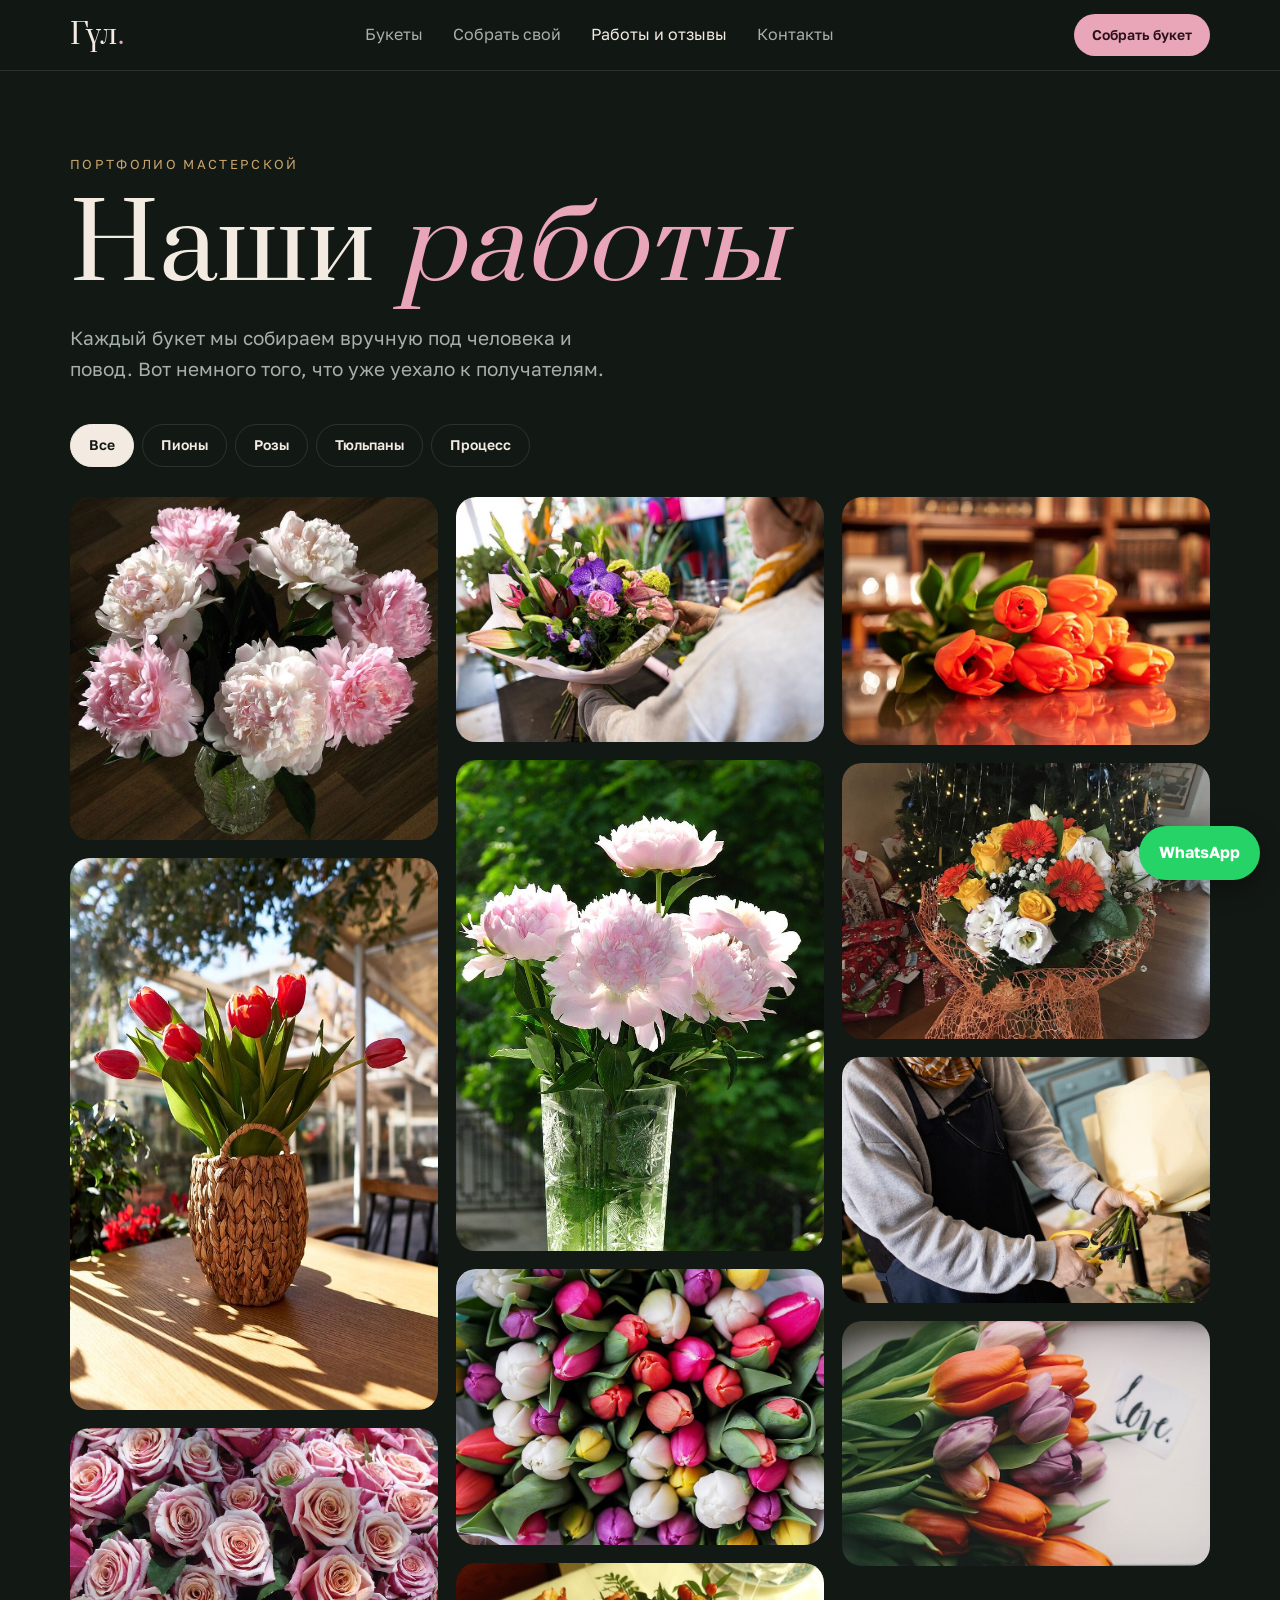
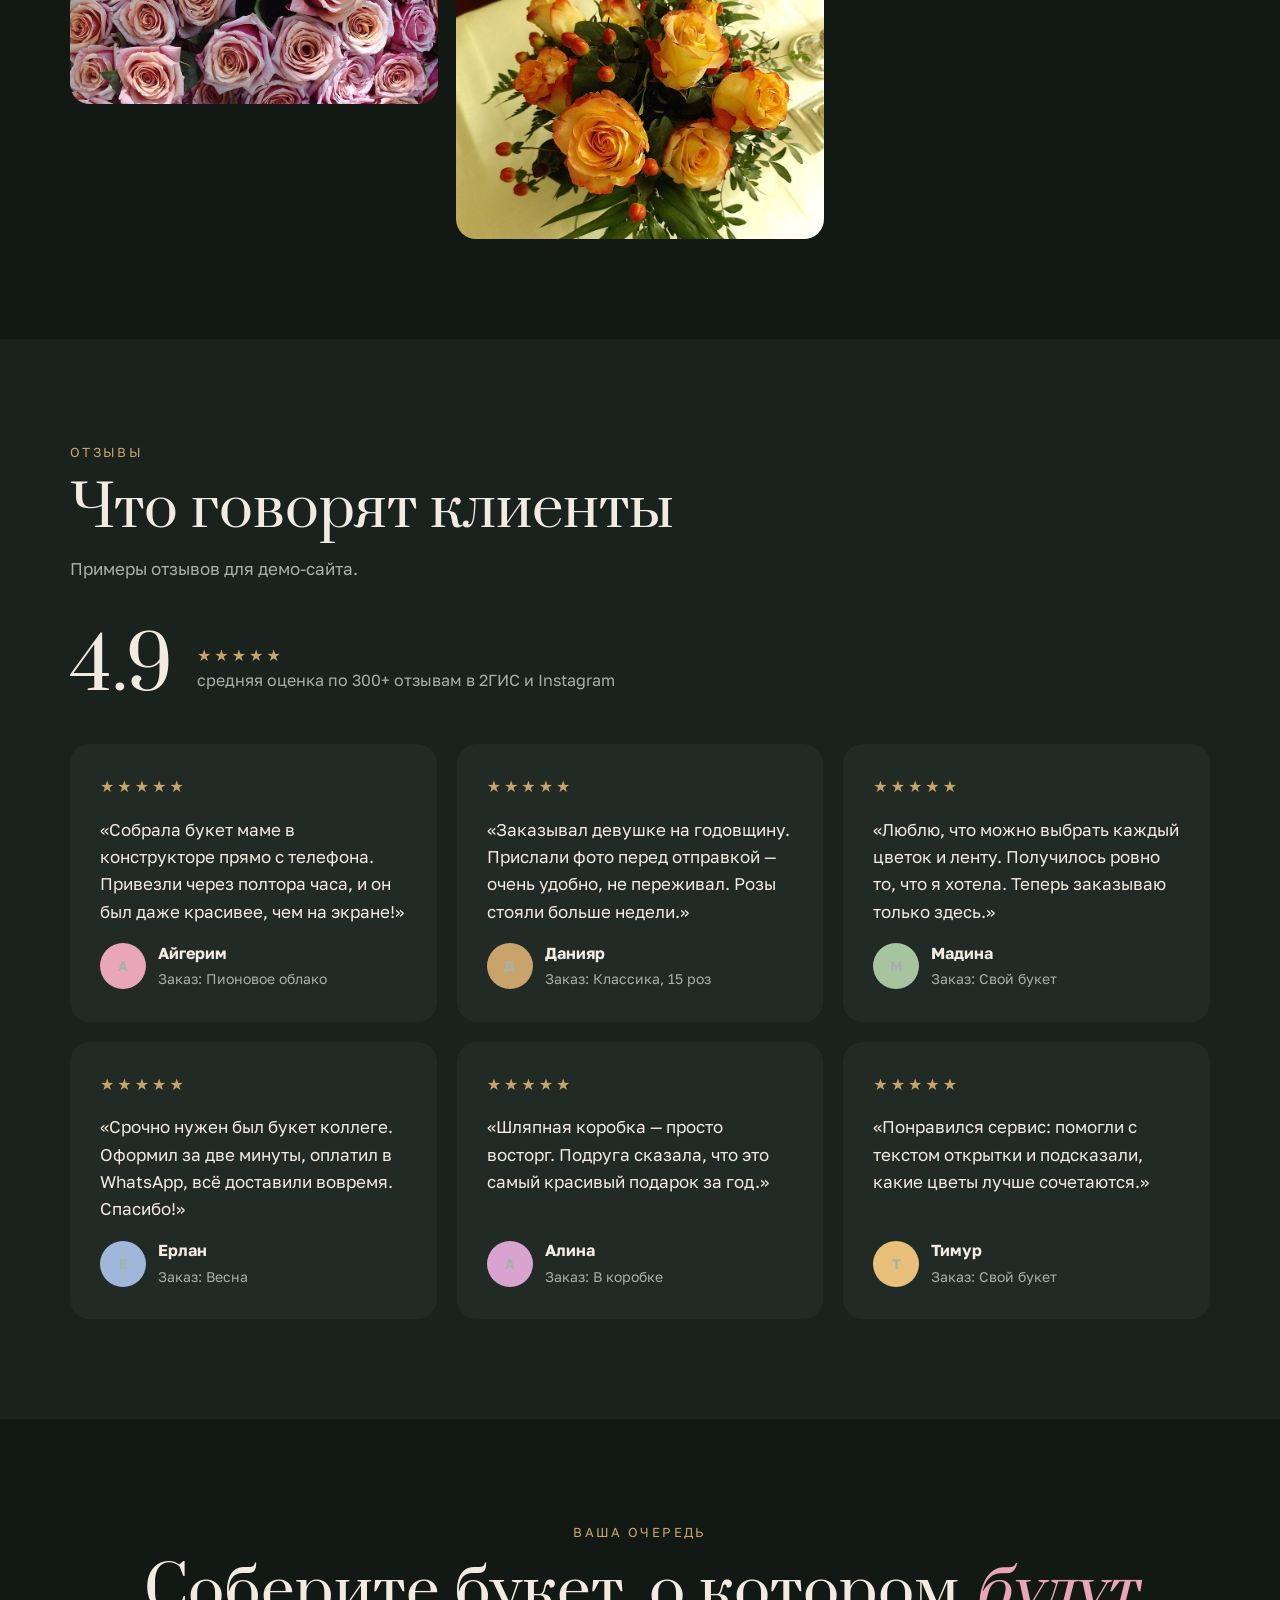
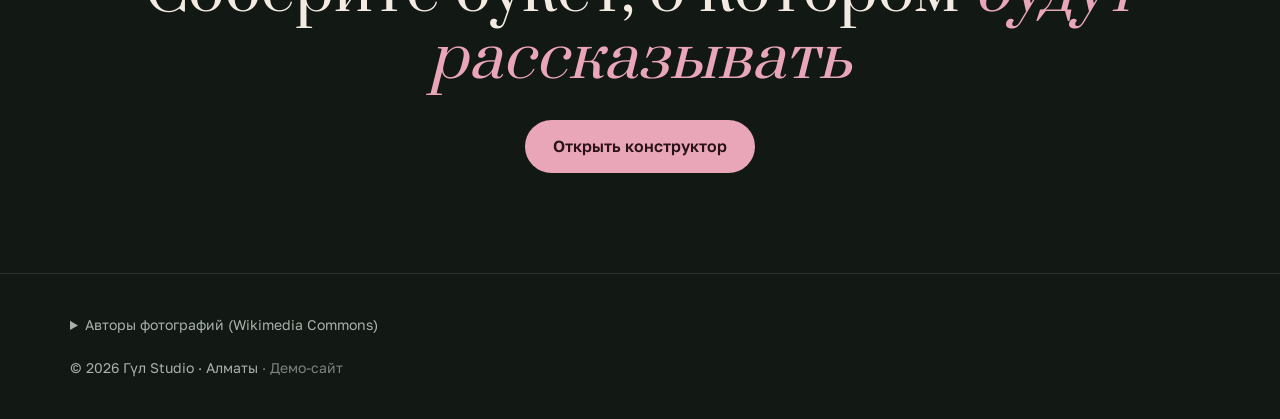
<file: gul-studio/works.html>
<!doctype html>
<html lang="ru">
<head>
<meta charset="utf-8">
<meta name="viewport" content="width=device-width, initial-scale=1">
<title>Работы и отзывы — Гүл Studio</title>
<meta name="robots" content="noindex, follow">
<meta name="description" content="Букеты, которые собрали флористы Гүл Studio, и отзывы наших клиентов.">
<link rel="preconnect" href="https://fonts.googleapis.com">
<link rel="preconnect" href="https://fonts.gstatic.com" crossorigin>
<link href="https://fonts.googleapis.com/css2?family=Golos+Text:wght@400;500;600;700&family=Prata&display=swap" rel="stylesheet">
<link rel="stylesheet" href="style.css">
<style>
  .page-hero { padding: 80px 0 40px; }
  .page-hero h1 { font-size: clamp(48px, 8vw, 104px); margin-bottom: 18px; }
  .page-hero p { color: var(--muted); font-size: 19px; max-width: 560px; }

  .filters { display: flex; gap: 8px; flex-wrap: wrap; margin-bottom: 30px; }

  /* Галерея «кирпичиками» */
  .gallery { columns: 3 280px; column-gap: 18px; }
  .shot { break-inside: avoid; margin-bottom: 18px; position: relative; border-radius: var(--radius); overflow: hidden; cursor: zoom-in; background: var(--card); }
  .shot img { width: 100%; height: auto; transition: transform .9s ease; }
  .shot:hover img { transform: scale(1.05); }
  .shot figcaption { position: absolute; inset: auto 0 0 0; padding: 50px 20px 18px; background: linear-gradient(transparent, rgba(10,14,12,.85)); transform: translateY(10px); opacity: 0; transition: opacity .35s, transform .35s; }
  .shot:hover figcaption, .shot:focus-visible figcaption { opacity: 1; transform: none; }
  .shot figcaption b { display: block; font-family: "Prata", serif; font-weight: 400; font-size: 20px; }
  .shot figcaption span { color: var(--muted); font-size: 14px; }
  .shot.hide { display: none; }
  @media (hover: none) { .shot figcaption { opacity: 1; transform: none; } }

  /* Просмотр фото на весь экран */
  .lightbox { position: fixed; inset: 0; z-index: 100; background: rgba(8,10,9,.94); display: none; align-items: center; justify-content: center; padding: 30px; }
  .lightbox.open { display: flex; animation: fade .3s; }
  @keyframes fade { from { opacity: 0; } }
  .lightbox figure { max-width: 1000px; width: 100%; text-align: center; }
  .lightbox img { max-height: 78vh; width: auto; margin: 0 auto; border-radius: 14px; box-shadow: 0 30px 80px rgba(0,0,0,.6); }
  .lightbox figcaption { margin-top: 16px; }
  .lightbox figcaption b { font-family: "Prata", serif; font-weight: 400; font-size: 24px; display: block; }
  .lightbox figcaption span { color: var(--muted); }
  .lb-btn { position: absolute; width: 52px; height: 52px; border-radius: 50%; border: 1px solid var(--line); background: rgba(255,255,255,.06); color: var(--cream); font-size: 24px; cursor: pointer; }
  .lb-btn:hover { background: rgba(255,255,255,.14); }
  .lb-prev { left: 20px; top: 50%; } .lb-next { right: 20px; top: 50%; } .lb-close { right: 20px; top: 20px; }

  /* Отзывы */
  #reviews { background: var(--bg-2); }
  .reviews { display: grid; grid-template-columns: repeat(3, 1fr); gap: 20px; }
  .review { background: var(--card); border-radius: var(--radius); padding: 30px; display: flex; flex-direction: column; gap: 16px; }
  .stars { color: var(--gold); letter-spacing: 3px; }
  .review p { font-size: 17px; flex: 1; }
  .who { display: flex; align-items: center; gap: 12px; }
  .ava { width: 46px; height: 46px; border-radius: 50%; display: grid; place-items: center; font-weight: 700; color: #1b1214; }
  .who b { display: block; }
  .who span { color: var(--muted); font-size: 14px; }
  .rating { display: flex; align-items: center; gap: 24px; margin-bottom: 40px; flex-wrap: wrap; }
  .rating b { font-family: "Prata", serif; font-weight: 400; font-size: 72px; line-height: 1; }
  .rating span { color: var(--muted); }

  .cta { text-align: center; }
  .cta h2 { font-size: clamp(36px, 5vw, 60px); margin-bottom: 26px; }

  .credits summary { cursor: pointer; color: var(--muted); }
  .credits ul { list-style: none; margin-top: 14px; columns: 2 320px; font-size: 13px; color: var(--muted); }
  .credits li { margin-bottom: 6px; break-inside: avoid; }

  @media (max-width: 900px) { .reviews { grid-template-columns: 1fr; } }
</style>
</head>
<body>

<header>
  <div class="wrap nav">
    <a href="index.html" class="logo">Гүл<span>.</span></a>
    <ul>
      <li><a href="index.html#catalog">Букеты</a></li>
      <li><a href="index.html#builder">Собрать свой</a></li>
      <li><a href="works.html" class="current">Работы и отзывы</a></li>
      <li><a href="index.html#contacts">Контакты</a></li>
    </ul>
    <a href="index.html#builder" class="btn btn-main btn-sm">Собрать букет</a>
  </div>
</header>

<section class="page-hero">
  <div class="wrap">
    <span class="eyebrow">Портфолио мастерской</span>
    <h1>Наши <em>работы</em></h1>
    <p>Каждый букет мы собираем вручную под человека и повод. Вот немного того, что уже уехало к получателям.</p>
  </div>
</section>

<section style="padding-top: 0">
  <div class="wrap">
    <div class="filters" id="filters"></div>
    <div class="gallery" id="gallery"></div>
  </div>
</section>

<section id="reviews">
  <div class="wrap">
    <div class="section-head reveal">
      <span class="eyebrow">Отзывы</span>
      <h2>Что говорят клиенты</h2>
      <p>Примеры отзывов для демо-сайта.</p>
    </div>
    <div class="rating reveal">
      <b>4.9</b>
      <div><div class="stars">★★★★★</div><span>средняя оценка по 300+ отзывам в 2ГИС и Instagram</span></div>
    </div>
    <div class="reviews" id="reviews-list"></div>
  </div>
</section>

<section class="cta">
  <div class="wrap reveal">
    <span class="eyebrow">Ваша очередь</span>
    <h2>Соберите букет, о котором <em>будут рассказывать</em></h2>
    <a href="index.html#builder" class="btn btn-main">Открыть конструктор</a>
  </div>
</section>

<footer id="credits">
  <div class="wrap" style="display: block">
    <details class="credits">
      <summary>Авторы фотографий (Wikimedia Commons)</summary>
      <ul id="credits-list"></ul>
    </details>
    <p style="margin-top: 20px">© 2026 Гүл Studio · Алматы <span class="demo-note">· Демо-сайт</span></p>
  </div>
</footer>

<div class="lightbox" id="lightbox" role="dialog" aria-modal="true" aria-label="Просмотр фото">
  <button class="lb-btn lb-close" data-lb="close" aria-label="Закрыть">✕</button>
  <button class="lb-btn lb-prev" data-lb="prev" aria-label="Предыдущее">←</button>
  <figure><img id="lb-img" alt=""><figcaption><b id="lb-title"></b><span id="lb-sub"></span></figcaption></figure>
  <button class="lb-btn lb-next" data-lb="next" aria-label="Следующее">→</button>
</div>

<a class="wa" href="https://wa.me/77000000000" target="_blank" rel="noopener">WhatsApp</a>

<script>
  document.documentElement.classList.add("js");
  const $ = id => document.getElementById(id);

  const WORKS = [
    { img: "w31", cat: "peony", title: "Пионы «Утро»",          sub: "Пионы в стеклянной вазе" },
    { img: "w34", cat: "tulip", title: "Тюльпаны в корзине",    sub: "Подарок на 8 марта" },
    { img: "w04", cat: "rose",  title: "Розовое облако",        sub: "51 роза, пудровые оттенки" },
    { img: "w17", cat: "work",  title: "Сборка букета",         sub: "Так рождается каждый заказ" },
    { img: "w28", cat: "peony", title: "Пионовое облако",       sub: "Хит сезона" },
    { img: "w33", cat: "tulip", title: "Весенний микс",         sub: "Тюльпаны пяти цветов" },
    { img: "w08", cat: "rose",  title: "Огненные розы",         sub: "Кустовые розы на юбилей" },
    { img: "w36", cat: "tulip", title: "Оранжевое настроение",  sub: "Тюльпаны без упаковки" },
    { img: "w16", cat: "rose",  title: "На выписку",            sub: "Герберы, розы, гипсофила" },
    { img: "w20", cat: "work",  title: "Подрезаем стебли",      sub: "Чтобы букет стоял дольше" },
    { img: "w39", cat: "tulip", title: "Тюльпаны для любимой",  sub: "С запиской внутри" },
  ];
  const CATS = [["all", "Все"], ["peony", "Пионы"], ["rose", "Розы"], ["tulip", "Тюльпаны"], ["work", "Процесс"]];

  const REVIEWS = [
    { name: "Айгерим", c: "#e9a6b8", order: "Пионовое облако", text: "Собрала букет маме в конструкторе прямо с телефона. Привезли через полтора часа, и он был даже красивее, чем на экране!" },
    { name: "Данияр",  c: "#c9a46a", order: "Классика, 15 роз", text: "Заказывал девушке на годовщину. Прислали фото перед отправкой — очень удобно, не переживал. Розы стояли больше недели." },
    { name: "Мадина",  c: "#a7c4a0", order: "Свой букет",       text: "Люблю, что можно выбрать каждый цветок и ленту. Получилось ровно то, что я хотела. Теперь заказываю только здесь." },
    { name: "Ерлан",   c: "#9fb8d9", order: "Весна",            text: "Срочно нужен был букет коллеге. Оформил за две минуты, оплатил в WhatsApp, всё доставили вовремя. Спасибо!" },
    { name: "Алина",   c: "#d9a3d0", order: "В коробке",        text: "Шляпная коробка — просто восторг. Подруга сказала, что это самый красивый подарок за год." },
    { name: "Тимур",   c: "#e8c07a", order: "Свой букет",       text: "Понравился сервис: помогли с текстом открытки и подсказали, какие цветы лучше сочетаются." },
  ];

  const CREDITS = [
    ["Букет пионов (главная)", "Kor!An (Андрей Корзун)", "CC BY-SA 3.0", "https://commons.wikimedia.org/wiki/File:Bouquet_of_peonies_12.JPG"],
    ["Розовые розы", "Jebulon", "CC BY-SA 3.0", "https://commons.wikimedia.org/wiki/File:Bouquet_de_roses_roses.jpg"],
    ["Букет роз", "Gerda Arendt", "CC0", "https://commons.wikimedia.org/wiki/File:Rose_bouquet,_D%C3%B6hren.jpg"],
    ["Букет на выписку", "M&A", "CC BY-SA 4.0", "https://commons.wikimedia.org/wiki/File:Flower_bouquet_for_a_newborn_in_Christmas.jpg"],
    ["Пионы", "Kor!An (Андрей Корзун)", "CC BY-SA 3.0", "https://commons.wikimedia.org/wiki/File:Bouquet_of_peonies_11.JPG"],
    ["Пионы в вазе", "Kor!An (Андрей Корзун)", "CC BY-SA 3.0", "https://commons.wikimedia.org/wiki/File:Bouquet_of_peonies_03.JPG"],
    ["Букет тюльпанов", "Gábor Juhász", "CC0", "https://commons.wikimedia.org/wiki/File:Tulip-bouquet-vienna_(Unsplash).jpg"],
    ["Тюльпаны в корзине", "George E. Koronaios", "CC BY-SA 4.0", "https://commons.wikimedia.org/wiki/File:A_bouquet_of_red_tulips_in_a_basket.jpg"],
    ["Оранжевые тюльпаны", "George E. Koronaios", "CC BY-SA 4.0", "https://commons.wikimedia.org/wiki/File:A_bouquet_of_orange_tulips_on_a_table.jpg"],
    ["Тюльпаны", "Brigitte Tohm", "CC0", "https://commons.wikimedia.org/wiki/File:Tulips_from_a_lover_(Unsplash).jpg"],
    ["Флорист за работой", "direct2Florist", "CC BY 2.0", "https://commons.wikimedia.org/wiki/File:Florist_working_on_a_bouquet_of_flowers.jpg"],
    ["Подрезка стеблей", "direct2Florist", "CC BY 2.0", "https://commons.wikimedia.org/wiki/File:Florist_cutting_flower_stems.jpg"],
    ["Красная роза (конструктор)", "Petro Stelte", "CC BY-SA 4.0", "https://commons.wikimedia.org/wiki/File:Red-Rose-Sitia-Crete-3.jpg"],
    ["Белая роза (конструктор)", "Petro Stelte", "CC BY-SA 4.0", "https://commons.wikimedia.org/wiki/File:White-Rose-Sitia-Crete.jpg"],
    ["Пион (конструктор)", "Jebulon", "CC0", "https://commons.wikimedia.org/wiki/File:Paeonia_suffruticosa_Yatsuka_JdP.jpg"],
    ["Тюльпан (конструктор)", "Екатерина Борисова", "CC BY-SA 4.0", "https://commons.wikimedia.org/wiki/File:Tulip_festival_2025_on_Yelagin_Island_21.jpg"],
    ["Хризантема (конструктор)", "Masaki Ikeda", "Public domain", "https://commons.wikimedia.org/wiki/File:Chrysanthemum_morifolium_08NOV.jpg"],
    ["Гипсофила (конструктор)", "Ochirnima Nimaev", "CC BY 4.0", "https://commons.wikimedia.org/wiki/File:Gypsophila_davurica.jpg"],
    ["Зелень (конструктор)", "Юрий Д.К.", "CC BY 4.0", "https://commons.wikimedia.org/wiki/File:Moscow_-_2026_-_White_rose,_near_the_Bolshoi_Theatre.jpg"],
  ];
  const esc = s => s.replace(/&/g, "&amp;").replace(/</g, "&lt;");

  // ---------- Галерея ----------
  $("filters").innerHTML = CATS.map(([id, name], i) => `<button class="chip${i ? "" : " active"}" data-cat="${id}">${name}</button>`).join("");
  $("gallery").innerHTML = WORKS.map((w, i) => `
    <figure class="shot reveal" data-i="${i}" data-cat="${w.cat}" tabindex="0">
      <img src="img/works/${w.img}.jpg" alt="${w.title}" loading="lazy">
      <figcaption><b>${w.title}</b><span>${w.sub}</span></figcaption>
    </figure>`).join("");

  $("filters").addEventListener("click", e => {
    const cat = e.target.dataset.cat;
    if (!cat) return;
    document.querySelectorAll("#filters .chip").forEach(b => b.classList.toggle("active", b === e.target));
    document.querySelectorAll(".shot").forEach(s => s.classList.toggle("hide", cat !== "all" && s.dataset.cat !== cat));
  });

  // ---------- Просмотр на весь экран ----------
  let current = 0;
  const visible = () => [...document.querySelectorAll(".shot:not(.hide)")].map(s => +s.dataset.i);
  function show(i) {
    current = i;
    const w = WORKS[i];
    $("lb-img").src = `img/works/${w.img}.jpg`;
    $("lb-img").alt = w.title;
    $("lb-title").textContent = w.title;
    $("lb-sub").textContent = w.sub;
    $("lightbox").classList.add("open");
  }
  function step(d) {
    const v = visible(), k = v.indexOf(current);
    show(v[(k + d + v.length) % v.length]);
  }
  const close = () => $("lightbox").classList.remove("open");
  $("gallery").addEventListener("click", e => { const s = e.target.closest(".shot"); if (s) show(+s.dataset.i); });
  $("gallery").addEventListener("keydown", e => { if (e.key === "Enter" && e.target.classList.contains("shot")) show(+e.target.dataset.i); });
  $("lightbox").addEventListener("click", e => {
    const a = e.target.dataset.lb;
    if (a === "close" || e.target.id === "lightbox") close();
    if (a === "prev") step(-1);
    if (a === "next") step(1);
  });
  document.addEventListener("keydown", e => {
    if (!$("lightbox").classList.contains("open")) return;
    if (e.key === "Escape") close();
    if (e.key === "ArrowLeft") step(-1);
    if (e.key === "ArrowRight") step(1);
  });

  // ---------- Отзывы и авторы ----------
  $("reviews-list").innerHTML = REVIEWS.map(r => `
    <div class="review reveal">
      <div class="stars">★★★★★</div>
      <p>«${r.text}»</p>
      <div class="who"><span class="ava" style="background:${r.c}">${r.name[0]}</span><div><b>${r.name}</b><span>Заказ: ${r.order}</span></div></div>
    </div>`).join("");
  $("credits-list").innerHTML = CREDITS.map(([what, who, lic, url]) =>
    `<li>${esc(what)} — <a href="${url}" target="_blank" rel="noopener">${esc(who)}</a>, ${lic}</li>`).join("");

  // ---------- Появление при прокрутке ----------
  const io = new IntersectionObserver(entries => entries.forEach(e => {
    if (!e.isIntersecting) return;
    e.target.classList.add("in");
    io.unobserve(e.target);
    setTimeout(() => e.target.classList.remove("reveal", "in"), 900);
  }), { threshold: .1 });
  document.querySelectorAll(".reveal").forEach(el => io.observe(el));
</script>
</body>
</html>
</file>
<file: gul-studio/style.css>
/* Общие стили для обеих страниц */
:root {
  --bg: #121814;
  --bg-2: #1a221d;
  --card: #212a24;
  --cream: #f3ebe1;
  --muted: #a7b1a9;
  --blush: #e9a6b8;
  --gold: #c9a46a;
  --line: rgba(243, 235, 225, .12);
  --radius: 20px;
  --max: 1180px;
}
* { box-sizing: border-box; margin: 0; padding: 0; }
html { scroll-behavior: smooth; }
body { font-family: "Golos Text", system-ui, sans-serif; background: var(--bg); color: var(--cream); line-height: 1.6; font-size: 16px; }
h1, h2, h3 { font-family: "Prata", Georgia, serif; font-weight: 400; line-height: 1.12; }
em { font-style: italic; color: var(--blush); }
a { color: inherit; }
img { display: block; max-width: 100%; }
.wrap { max-width: var(--max); margin: 0 auto; padding: 0 20px; }

/* Шапка */
header { position: sticky; top: 0; z-index: 30; background: rgba(18, 24, 20, .82); backdrop-filter: blur(10px); border-bottom: 1px solid var(--line); }
.nav { display: flex; align-items: center; justify-content: space-between; height: 70px; gap: 20px; }
.logo { font-family: "Prata", serif; font-size: 28px; text-decoration: none; letter-spacing: .02em; }
.logo span { color: var(--blush); }
.nav ul { display: flex; gap: 30px; list-style: none; }
.nav ul a { text-decoration: none; color: var(--muted); transition: color .2s; }
.nav ul a:hover, .nav ul a.current { color: var(--cream); }

/* Кнопки */
.btn { display: inline-flex; align-items: center; justify-content: center; gap: 8px; padding: 14px 28px; border-radius: 99px; font: inherit; font-weight: 600; text-decoration: none; border: 0; cursor: pointer; transition: transform .15s, background .2s, color .2s; }
.btn:hover { transform: translateY(-2px); }
.btn-main { background: var(--blush); color: #2a1219; }
.btn-main:hover { background: #f2bccb; }
.btn-ghost { border: 1px solid var(--line); color: var(--cream); background: rgba(255,255,255,.03); }
.btn-ghost:hover { border-color: var(--cream); }
.btn-sm { padding: 10px 18px; font-size: 14px; }

/* Секции */
section { padding: 100px 0; }
.eyebrow { display: inline-block; font-size: 13px; letter-spacing: .18em; text-transform: uppercase; color: var(--gold); margin-bottom: 16px; }
.section-head { margin-bottom: 50px; max-width: 640px; }
.section-head.center { text-align: center; margin-left: auto; margin-right: auto; }
.section-head h2 { font-size: clamp(36px, 5vw, 56px); margin-bottom: 14px; }
.section-head p { color: var(--muted); font-size: 17px; }

.chip { font: inherit; font-size: 14px; font-weight: 600; padding: 9px 18px; border-radius: 99px; border: 1px solid var(--line); background: transparent; color: var(--cream); cursor: pointer; transition: background .2s, color .2s, border-color .2s; }
.chip:hover { border-color: var(--cream); }
.chip.active { background: var(--cream); color: var(--bg); border-color: var(--cream); }

/* Подвал */
footer { border-top: 1px solid var(--line); padding: 40px 0; color: var(--muted); font-size: 14px; }
footer .wrap { display: flex; justify-content: space-between; gap: 20px; flex-wrap: wrap; }
.demo-note { opacity: .7; }

.wa { position: fixed; right: 20px; bottom: 20px; z-index: 40; background: #25d366; color: #fff; text-decoration: none; font-weight: 700; padding: 14px 20px; border-radius: 99px; box-shadow: 0 8px 24px rgba(0,0,0,.35); }

/* Появление при прокрутке */
.js .reveal { opacity: 0; transform: translateY(30px); transition: opacity .8s, transform .8s; }
.js .reveal.in { opacity: 1; transform: none; }
@media (prefers-reduced-motion: reduce) {
  .js .reveal { opacity: 1; transform: none; transition: none; }
  *, *::before, *::after { animation-duration: .01ms !important; animation-iteration-count: 1 !important; }
}

@media (max-width: 820px) {
  .nav ul { display: none; }
  section { padding: 70px 0; }
}
</file>
